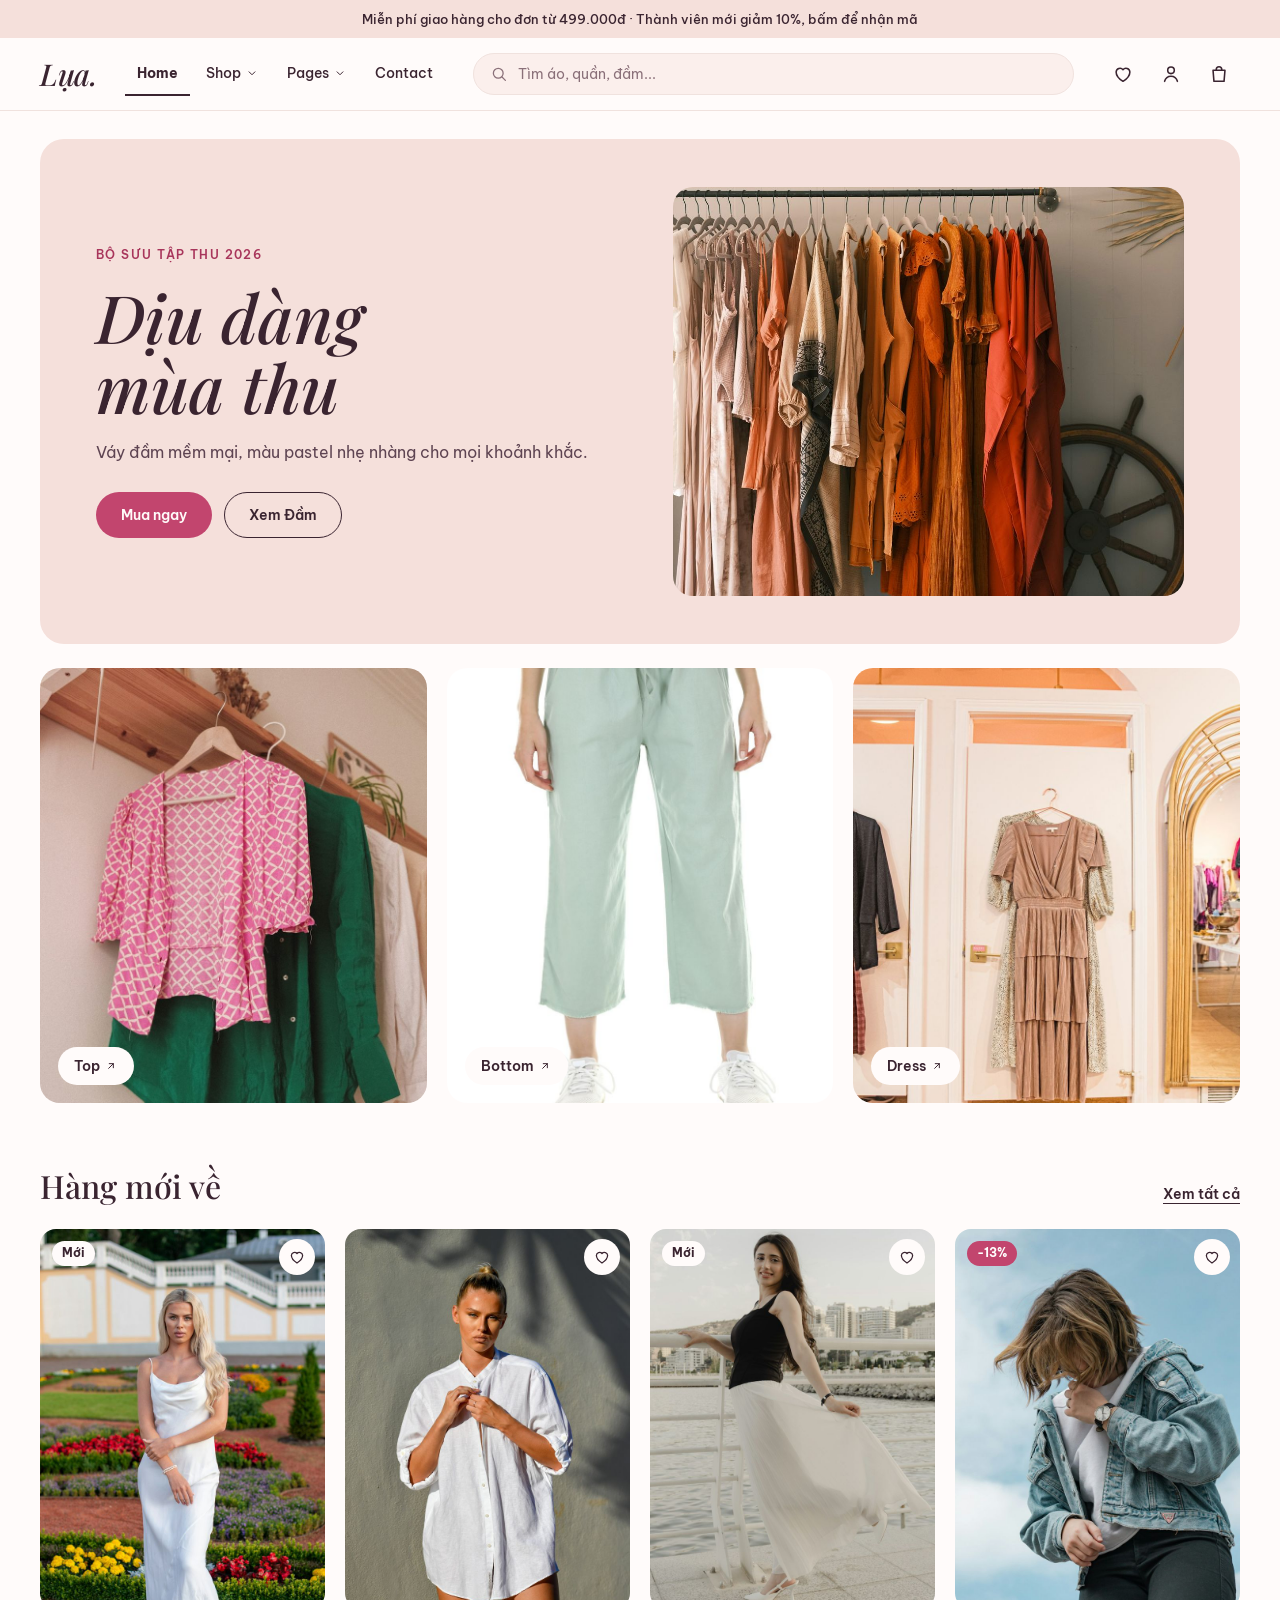
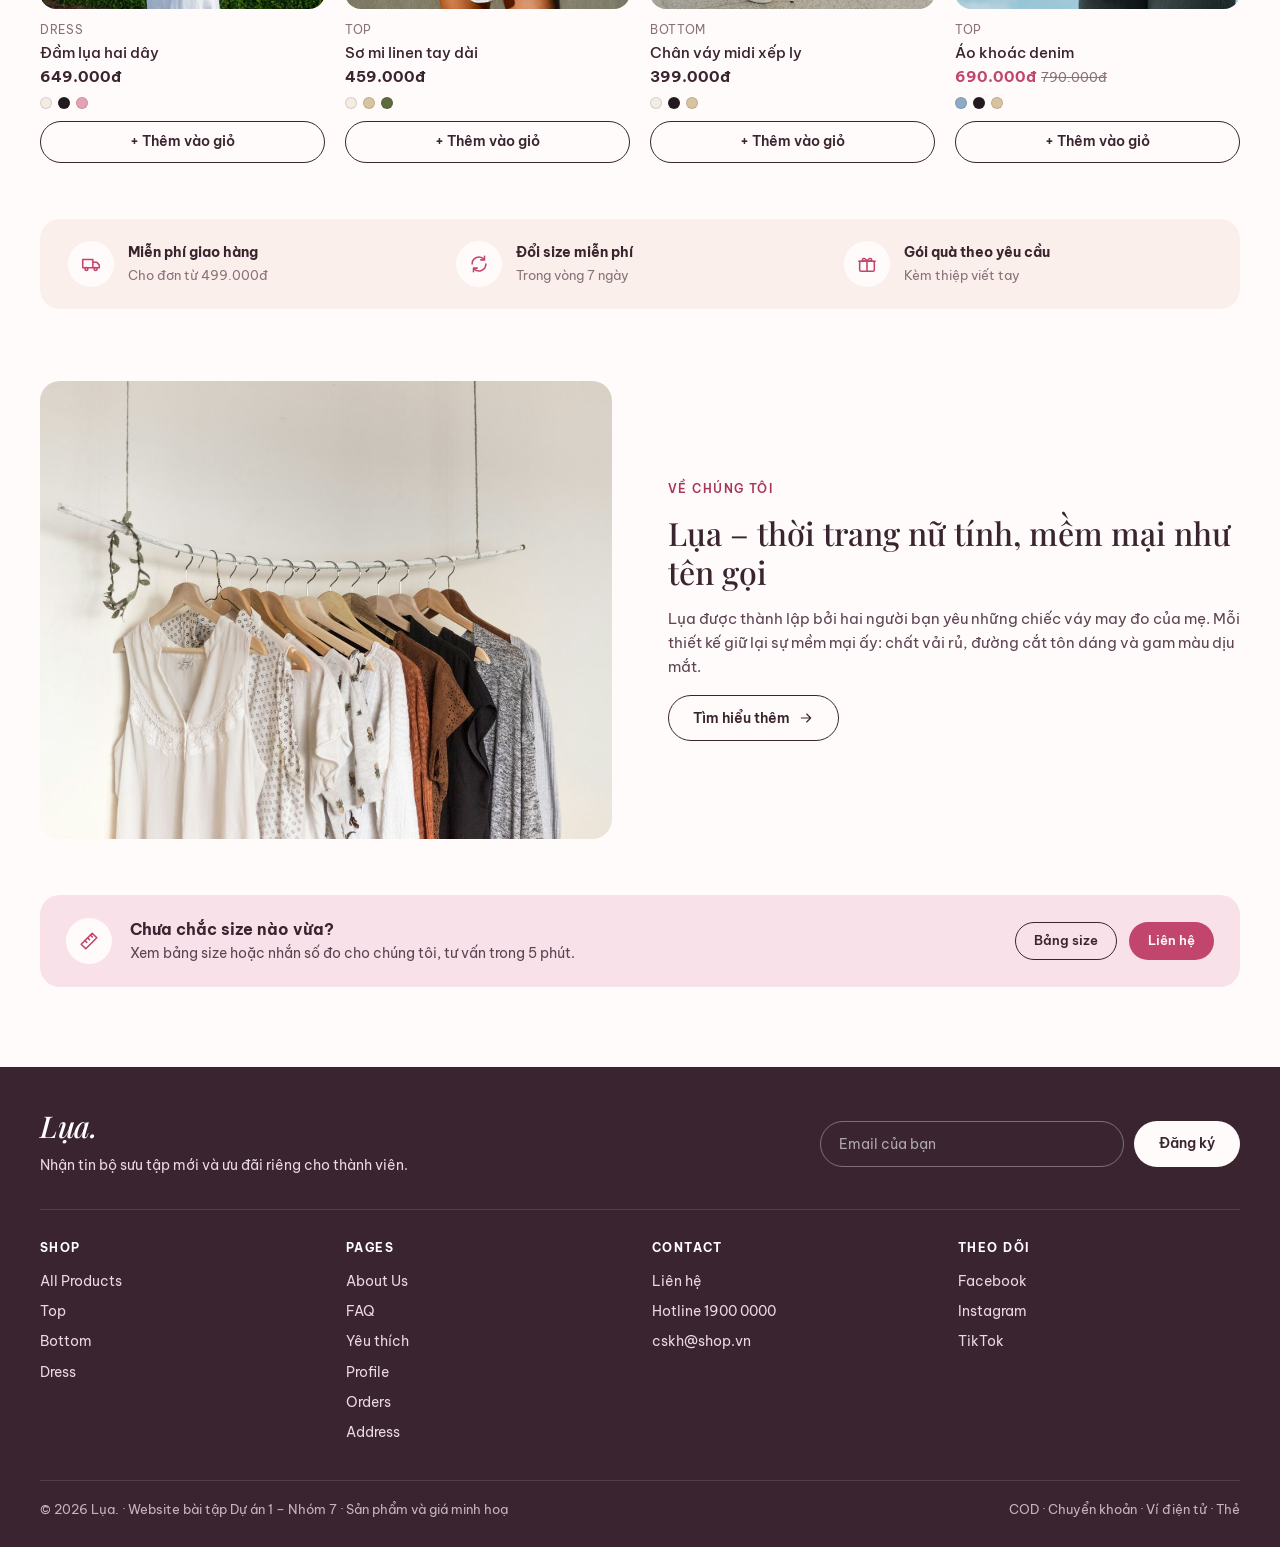
<file: index.html>
<!doctype html>
<html lang="vi">
<head>
  <meta charset="utf-8">
  <meta name="viewport" content="width=device-width, initial-scale=1">
  <title>Lụa. · Thời trang nữ tính, mềm mại</title>
  <meta name="description" content="Lụa. – shop thời trang nữ: áo, quần, chân váy và đầm màu pastel. Website bài tập Nhóm 7.">
  <meta name="theme-color" content="#FFFBFA">
  <link rel="icon" href="images/favicon.svg" type="image/svg+xml">
  <link rel="preconnect" href="https://fonts.googleapis.com">
  <link rel="preconnect" href="https://fonts.gstatic.com" crossorigin>
  <link rel="stylesheet" href="https://fonts.googleapis.com/css2?family=Be+Vietnam+Pro:wght@400;500;600;700&amp;family=Playfair+Display:ital,wght@0,400..700;1,400..700&amp;display=swap">
  <link rel="stylesheet" href="style.css">
</head>
<body data-page="home">
  <a class="skip" href="#main">Bỏ qua menu</a>
  <div class="announce">
    <button type="button" data-open="promo"><span class="d-only">Miễn phí giao hàng cho đơn từ 499.000đ · Thành viên mới giảm 10%, bấm để nhận mã</span><span class="m-only">Giảm 10% cho đơn đầu tiên · Nhận mã</span></button>
  </div>
  <header class="site-header">
    <div class="wrap header-row">
      <div class="h-left m-only">
        <button type="button" class="icon-btn" data-open="menu" aria-label="Mở menu"><svg viewBox="0 0 24 24" fill="none" stroke="currentColor" stroke-width="1.7" stroke-linecap="round" stroke-linejoin="round" aria-hidden="true"><path d="M4 7h16M4 12h16M4 17h11"/></svg></button>
        <button type="button" class="icon-btn" data-open="search" aria-label="Tìm kiếm"><svg viewBox="0 0 24 24" fill="none" stroke="currentColor" stroke-width="1.7" stroke-linecap="round" stroke-linejoin="round" aria-hidden="true"><circle cx="11" cy="11" r="6.5"/><path d="m16 16 4.5 4.5"/></svg></button>
      </div>
      <a class="logo" href="index.html" aria-label="Lụa. – về trang chủ">Lụa.</a>
      <nav class="main-nav d-only" aria-label="Menu chính">
        <a href="index.html" class="on" aria-current="page">Home</a>
        <div class="dd">
          <a href="all-products.html">Shop <svg viewBox="0 0 24 24" fill="none" stroke="currentColor" stroke-width="1.7" stroke-linecap="round" stroke-linejoin="round" aria-hidden="true"><path d="m7 10 5 5 5-5"/></svg></a>
          <div class="dd-menu">
            <a href="all-products.html">All Products</a>
            <a href="top.html">Top</a>
            <a href="bottom.html">Bottom</a>
            <a href="dress.html">Dress</a>
            <a href="cart.html">Shopping Cart</a>
            <a href="checkout.html">Checkout</a>
          </div>
        </div>
        <div class="dd">
          <button type="button">Pages <svg viewBox="0 0 24 24" fill="none" stroke="currentColor" stroke-width="1.7" stroke-linecap="round" stroke-linejoin="round" aria-hidden="true"><path d="m7 10 5 5 5-5"/></svg></button>
          <div class="dd-menu">
            <a href="about.html">About Us</a>
            <a href="faq.html">FAQ</a>
            <button type="button" data-open="wish">Yêu thích</button>
            <a href="profile.html">Profile</a>
            <a href="orders.html">Orders</a>
            <a href="address.html">Address</a>
          </div>
        </div>
        <a href="contact.html">Contact</a>
      </nav>
      <form class="search d-only" action="all-products.html" role="search">
        <svg viewBox="0 0 24 24" fill="none" stroke="currentColor" stroke-width="1.7" stroke-linecap="round" stroke-linejoin="round" aria-hidden="true"><circle cx="11" cy="11" r="6.5"/><path d="m16 16 4.5 4.5"/></svg>
        <input type="search" name="q" placeholder="Tìm áo, quần, đầm..." aria-label="Tìm sản phẩm" maxlength="60">
      </form>
      <div class="header-icons">
        <button type="button" class="icon-btn" data-open="wish" aria-label="Yêu thích"><svg viewBox="0 0 24 24" fill="none" stroke="currentColor" stroke-width="1.7" stroke-linecap="round" stroke-linejoin="round" aria-hidden="true"><path d="M12 20s-7.5-4.6-7.5-10.2A4.3 4.3 0 0 1 12 7.3a4.3 4.3 0 0 1 7.5 2.5C19.5 15.4 12 20 12 20z"/></svg></button>
        <a class="icon-btn d-only" href="profile.html" aria-label="Tài khoản"><svg viewBox="0 0 24 24" fill="none" stroke="currentColor" stroke-width="1.7" stroke-linecap="round" stroke-linejoin="round" aria-hidden="true"><circle cx="12" cy="8" r="3.6"/><path d="M5 20c1-3.6 3.8-5.6 7-5.6s6 2 7 5.6"/></svg></a>
        <button type="button" class="icon-btn" data-open="bag" aria-label="Giỏ hàng"><svg viewBox="0 0 24 24" fill="none" stroke="currentColor" stroke-width="1.7" stroke-linecap="round" stroke-linejoin="round" aria-hidden="true"><path d="M5.5 8h13l-1 12h-11l-1-12z"/><path d="M9 8V7a3 3 0 0 1 6 0v1"/></svg><span class="count-dot zero" data-cart-count>0</span></button>
      </div>
    </div>
  </header>

  <main id="main">
    <section class="wrap hero">
      <div class="hero-card">
        <div class="hero-text">
          <p class="eyebrow">Bộ sưu tập Thu 2026</p>
          <h1 class="display">Dịu dàng<br>mùa thu</h1>
          <p class="lead">Váy đầm mềm mại, màu pastel nhẹ nhàng cho mọi khoảnh khắc.</p>
          <div class="btn-row">
            <a class="btn btn-pink" href="all-products.html">Mua ngay</a>
            <a class="btn btn-line" href="dress.html">Xem Đầm</a>
          </div>
        </div>
        <div class="hero-img"><img src="images/hero.jpg" alt="Giá treo quần áo tông cam, nâu của bộ sưu tập Thu 2026" width="1000" height="800"></div>
      </div>
    </section>

    <section class="wrap cats" aria-label="Danh mục">
      <a class="cat" href="top.html"><img src="images/cat-top.jpg" alt="" width="800" height="900"><span class="pill">Top <svg viewBox="0 0 24 24" fill="none" stroke="currentColor" stroke-width="1.7" stroke-linecap="round" stroke-linejoin="round" aria-hidden="true"><path d="M8 16 16 8M9 8h7v7"/></svg></span></a>
      <a class="cat" href="bottom.html"><img src="images/cat-bottom.jpg" alt="" width="800" height="900"><span class="pill">Bottom <svg viewBox="0 0 24 24" fill="none" stroke="currentColor" stroke-width="1.7" stroke-linecap="round" stroke-linejoin="round" aria-hidden="true"><path d="M8 16 16 8M9 8h7v7"/></svg></span></a>
      <a class="cat" href="dress.html"><img src="images/cat-dress.jpg" alt="" width="800" height="900"><span class="pill">Dress <svg viewBox="0 0 24 24" fill="none" stroke="currentColor" stroke-width="1.7" stroke-linecap="round" stroke-linejoin="round" aria-hidden="true"><path d="M8 16 16 8M9 8h7v7"/></svg></span></a>
    </section>

    <section class="wrap block">
      <div class="block-head">
        <h2>Hàng mới về</h2>
        <a class="link-under" href="all-products.html">Xem tất cả</a>
      </div>
      <div class="grid grid-4" id="newGrid"></div>
    </section>

    <section class="wrap">
      <ul class="perks">
        <li><span class="ic"><svg viewBox="0 0 24 24" fill="none" stroke="currentColor" stroke-width="1.7" stroke-linecap="round" stroke-linejoin="round" aria-hidden="true"><path d="M3 7h11v9H3zM14 10h4l3 3v3h-7"/><circle cx="7" cy="17.5" r="1.6"/><circle cx="17" cy="17.5" r="1.6"/></svg></span><div><b>Miễn phí giao hàng</b><small>Cho đơn từ 499.000đ</small></div></li>
        <li><span class="ic"><svg viewBox="0 0 24 24" fill="none" stroke="currentColor" stroke-width="1.7" stroke-linecap="round" stroke-linejoin="round" aria-hidden="true"><path d="M19.5 12a7.5 7.5 0 0 1-13 5.1M4.5 12a7.5 7.5 0 0 1 13-5.1"/><path d="M18 3.5v4h-4M6 20.5v-4h4"/></svg></span><div><b>Đổi size miễn phí</b><small>Trong vòng 7 ngày</small></div></li>
        <li><span class="ic"><svg viewBox="0 0 24 24" fill="none" stroke="currentColor" stroke-width="1.7" stroke-linecap="round" stroke-linejoin="round" aria-hidden="true"><rect x="4" y="9" width="16" height="11" rx="1.5"/><path d="M3 9h18M12 9v11M12 9c-1.2-3-5-4.2-5-1.6C7 9 10 9 12 9zm0 0c1.2-3 5-4.2 5-1.6C17 9 14 9 12 9z"/></svg></span><div><b>Gói quà theo yêu cầu</b><small>Kèm thiệp viết tay</small></div></li>
      </ul>
    </section>

    <section class="wrap about" id="about">
      <img src="images/about.jpg" alt="Áo sáng màu treo trên móc gỗ" width="1000" height="800">
      <div>
        <p class="eyebrow">Về chúng tôi</p>
        <h2>Lụa – thời trang nữ tính, mềm mại như tên gọi</h2>
        <p>Lụa được thành lập bởi hai người bạn yêu những chiếc váy may đo của mẹ. Mỗi thiết kế giữ lại sự mềm mại ấy: chất vải rủ, đường cắt tôn dáng và gam màu dịu mắt.</p>
        <a class="btn btn-line" href="about.html">Tìm hiểu thêm <svg viewBox="0 0 24 24" fill="none" stroke="currentColor" stroke-width="1.7" stroke-linecap="round" stroke-linejoin="round" aria-hidden="true"><path d="M5 12h14M13 6l6 6-6 6"/></svg></a>
      </div>
    </section>

    <section class="wrap">
      <div class="help">
        <span class="help-ic"><svg viewBox="0 0 24 24" fill="none" stroke="currentColor" stroke-width="1.7" stroke-linecap="round" stroke-linejoin="round" aria-hidden="true"><path d="m3.5 15.5 12-12 5 5-12 12z"/><path d="m7.5 11.5 2 2M10.5 8.5l2 2M13.5 5.5l2 2"/></svg></span>
        <div>
          <b>Chưa chắc size nào vừa?</b>
          <p>Xem bảng size hoặc nhắn số đo cho chúng tôi, tư vấn trong 5 phút.</p>
        </div>
        <div class="btn-row">
          <button type="button" class="btn btn-line btn-sm" data-open="sizeGuide">Bảng size</button>
          <a class="btn btn-pink btn-sm" href="contact.html">Liên hệ</a>
        </div>
      </div>
    </section>
  </main>

  <footer class="site-footer" id="lien-he">
    <div class="wrap">
      <div class="f-top">
        <div>
          <a class="logo" href="index.html">Lụa.</a>
          <p>Nhận tin bộ sưu tập mới và ưu đãi riêng cho thành viên.</p>
        </div>
        <form class="f-news" id="newsForm">
          <input type="email" required placeholder="Email của bạn" aria-label="Email nhận tin">
          <button class="btn btn-light">Đăng ký</button>
        </form>
      </div>
      <div class="f-cols">
        <div>
          <h4>SHOP</h4>
          <a href="all-products.html">All Products</a>
          <a href="top.html">Top</a>
          <a href="bottom.html">Bottom</a>
          <a href="dress.html">Dress</a>
        </div>
        <div>
          <h4>PAGES</h4>
          <a href="about.html">About Us</a>
          <a href="faq.html">FAQ</a>
          <button type="button" data-open="wish">Yêu thích</button>
          <a href="profile.html">Profile</a>
          <a href="orders.html">Orders</a>
          <a href="address.html">Address</a>
        </div>
        <div>
          <h4>CONTACT</h4>
          <a href="contact.html">Liên hệ</a>
          <span>Hotline 1900 0000</span>
          <span>cskh@shop.vn</span>
        </div>
        <div>
          <h4>THEO DÕI</h4>
          <span>Facebook</span>
          <span>Instagram</span>
          <span>TikTok</span>
        </div>
      </div>
      <div class="f-bottom">
        <span>© 2026 Lụa. · Website bài tập Dự án 1 – Nhóm 7 · Sản phẩm và giá minh hoạ</span>
        <span>COD · Chuyển khoản · Ví điện tử · Thẻ</span>
      </div>
    </div>
  </footer>

  <dialog id="menu" class="drawer drawer-left" aria-label="Menu">
    <div class="drawer-head">
      <a class="logo" href="index.html">Lụa.</a>
      <button type="button" class="x" data-close aria-label="Đóng"><svg viewBox="0 0 24 24" fill="none" stroke="currentColor" stroke-width="1.7" stroke-linecap="round" stroke-linejoin="round" aria-hidden="true"><path d="M6 6l12 12M18 6 6 18"/></svg></button>
    </div>
    <nav class="menu-nav" aria-label="Menu">
      <a class="menu-top" href="index.html">Home</a>
      <p class="menu-label">Shop</p>
      <a href="all-products.html">All Products</a>
      <a href="top.html">Top</a>
      <a href="bottom.html">Bottom</a>
      <a href="dress.html">Dress</a>
      <a href="cart.html">Shopping Cart</a>
      <a href="checkout.html">Checkout</a>
      <p class="menu-label">Pages</p>
      <a href="about.html">About Us</a>
      <a href="faq.html">FAQ</a>
      <button type="button" data-open="wish">Yêu thích</button>
      <a href="orders.html">Orders</a>
      <a href="address.html">Address</a>
      <a class="menu-top" href="contact.html">Contact</a>
    </nav>
    <div class="btn-row">
      <a class="btn btn-pink btn-sm" href="profile.html"><svg viewBox="0 0 24 24" fill="none" stroke="currentColor" stroke-width="1.7" stroke-linecap="round" stroke-linejoin="round" aria-hidden="true"><circle cx="12" cy="8" r="3.6"/><path d="M5 20c1-3.6 3.8-5.6 7-5.6s6 2 7 5.6"/></svg> Tài khoản của tôi</a>
    </div>
  </dialog>

  <dialog id="search" class="search-sheet" aria-label="Tìm kiếm">
    <form action="all-products.html" role="search">
      <div class="search">
        <svg viewBox="0 0 24 24" fill="none" stroke="currentColor" stroke-width="1.7" stroke-linecap="round" stroke-linejoin="round" aria-hidden="true"><circle cx="11" cy="11" r="6.5"/><path d="m16 16 4.5 4.5"/></svg>
        <input type="search" name="q" placeholder="Tìm áo, quần, đầm..." aria-label="Tìm sản phẩm" maxlength="60">
      </div>
      <button class="btn btn-pink btn-sm">Tìm</button>
    </form>
  </dialog>

  <dialog id="quick" class="modal sheet" aria-labelledby="quickName">
    <form id="quickForm">
      <button type="button" class="x" data-close aria-label="Đóng"><svg viewBox="0 0 24 24" fill="none" stroke="currentColor" stroke-width="1.7" stroke-linecap="round" stroke-linejoin="round" aria-hidden="true"><path d="M6 6l12 12M18 6 6 18"/></svg></button>
      <div class="q-head">
        <img id="quickImg" src="images/p11.jpg" alt="" width="720" height="960">
        <div>
          <p class="card-cat" id="quickCat"></p>
          <h3 id="quickName"></h3>
          <p class="card-price" id="quickPrice"></p>
        </div>
      </div>
      <div class="q-row"><span>Size: <b id="quickSizeLabel"></b></span><button type="button" class="link" data-open="sizeGuide">Hướng dẫn chọn size</button></div>
      <div class="choice" id="quickSizes" role="radiogroup" aria-label="Chọn size"></div>
      <div class="q-row"><span>Màu: <b id="quickColorLabel"></b></span></div>
      <div class="choice" id="quickColors" role="radiogroup" aria-label="Chọn màu"></div>
      <div class="q-buy">
        <div class="qty">
          <button type="button" data-step="-1" aria-label="Bớt 1">−</button>
          <input id="quickQty" value="1" inputmode="numeric" aria-label="Số lượng">
          <button type="button" data-step="1" aria-label="Thêm 1">+</button>
        </div>
        <button class="btn btn-pink" id="quickSubmit">Thêm vào giỏ</button>
      </div>
    </form>
  </dialog>

  <dialog id="bag" class="drawer drawer-right" aria-labelledby="bagTitle">
    <div class="drawer-head">
      <h2 id="bagTitle">Giỏ hàng (0)</h2>
      <button type="button" class="x" data-close aria-label="Đóng"><svg viewBox="0 0 24 24" fill="none" stroke="currentColor" stroke-width="1.7" stroke-linecap="round" stroke-linejoin="round" aria-hidden="true"><path d="M6 6l12 12M18 6 6 18"/></svg></button>
    </div>
    <div class="ship-note" id="shipNote" hidden>
      <span id="shipText"></span>
      <div class="ship-bar"><span id="shipBar"></span></div>
    </div>
    <div class="rows" id="bagRows"></div>
    <div class="bag-foot" id="bagFoot" hidden>
      <div class="bag-total"><span>Tạm tính</span><b id="bagTotal">0đ</b></div>
      <p class="note">Phí giao hàng và mã giảm giá tính ở bước thanh toán.</p>
      <a class="btn btn-pink btn-block" href="checkout.html">Thanh toán</a>
      <a class="btn btn-line btn-block" href="cart.html">Xem giỏ hàng</a>
      <button type="button" class="link" data-close>Tiếp tục mua sắm</button>
    </div>
  </dialog>

  <dialog id="wish" class="drawer drawer-right" aria-labelledby="wishTitle">
    <div class="drawer-head">
      <h2 id="wishTitle">Yêu thích (0)</h2>
      <button type="button" class="x" data-close aria-label="Đóng"><svg viewBox="0 0 24 24" fill="none" stroke="currentColor" stroke-width="1.7" stroke-linecap="round" stroke-linejoin="round" aria-hidden="true"><path d="M6 6l12 12M18 6 6 18"/></svg></button>
    </div>
    <div class="rows" id="wishRows"></div>
  </dialog>

  <dialog id="sizeGuide" class="modal" aria-labelledby="sizeTitle">
    <button type="button" class="x" data-close aria-label="Đóng"><svg viewBox="0 0 24 24" fill="none" stroke="currentColor" stroke-width="1.7" stroke-linecap="round" stroke-linejoin="round" aria-hidden="true"><path d="M6 6l12 12M18 6 6 18"/></svg></button>
    <h2 id="sizeTitle">Bảng size</h2>
    <p class="lead">Đối chiếu chiều cao và cân nặng. Nếu nằm giữa hai size, nên chọn size lớn hơn.</p>
    <table class="size-table">
      <thead><tr><th>Size</th><th>Chiều cao</th><th>Cân nặng</th><th>Vòng eo</th></tr></thead>
      <tbody>
        <tr><td>S</td><td>1m50 – 1m55</td><td>40 – 45 kg</td><td>62 – 66 cm</td></tr>
        <tr><td>M</td><td>1m55 – 1m60</td><td>45 – 50 kg</td><td>66 – 70 cm</td></tr>
        <tr><td>L</td><td>1m60 – 1m65</td><td>50 – 55 kg</td><td>70 – 74 cm</td></tr>
        <tr><td>XL</td><td>1m65 – 1m70</td><td>55 – 62 kg</td><td>74 – 78 cm</td></tr>
      </tbody>
    </table>
  </dialog>

  <dialog id="promo" class="promo" aria-labelledby="promoTitle">
    <button type="button" class="x" data-close aria-label="Đóng"><svg viewBox="0 0 24 24" fill="none" stroke="currentColor" stroke-width="1.7" stroke-linecap="round" stroke-linejoin="round" aria-hidden="true"><path d="M6 6l12 12M18 6 6 18"/></svg></button>
    <img src="images/promo.jpg" alt="" width="1000" height="400">
    <div class="promo-body">
      <p class="eyebrow">Thành viên mới</p>
      <h3 id="promoTitle">Giảm 10% cho đơn đầu tiên</h3>
      <form id="promoForm" class="stack">
        <p>Để lại email, Lụa. gửi mã giảm giá và báo sớm khi có bộ sưu tập mới.</p>
        <input type="email" required placeholder="Email của bạn" aria-label="Email nhận mã">
        <button class="btn btn-pink">Nhận mã giảm giá</button>
        <button type="button" class="later" data-close>Để sau</button>
      </form>
      <div id="promoDone" class="stack" hidden>
        <p>Mã giảm 10% của bạn, nhập ở bước thanh toán:</p>
        <span class="code">LUA10</span>
        <button type="button" class="btn btn-line" data-close>Tiếp tục mua sắm</button>
      </div>
    </div>
  </dialog>

  <div class="toast" id="toast" role="status" aria-live="polite" hidden>
    <span class="toast-ic"><svg viewBox="0 0 24 24" fill="none" stroke="currentColor" stroke-width="1.7" stroke-linecap="round" stroke-linejoin="round" aria-hidden="true"><path d="m5 12.5 4.5 4.5L19 7.5"/></svg></span>
    <div><b id="toastTitle"></b><small id="toastText"></small></div>
    <button type="button" class="x" data-toast-close aria-label="Đóng"><svg viewBox="0 0 24 24" fill="none" stroke="currentColor" stroke-width="1.7" stroke-linecap="round" stroke-linejoin="round" aria-hidden="true"><path d="M6 6l12 12M18 6 6 18"/></svg></button>
    <div class="toast-actions" id="toastActions">
      <button type="button" class="btn btn-line btn-sm" data-toast-close>Mua tiếp</button>
      <button type="button" class="btn btn-pink btn-sm" data-open="bag">Xem giỏ hàng</button>
    </div>
  </div>

  <script src="app.js"></script>
</body>
</html>
</file>
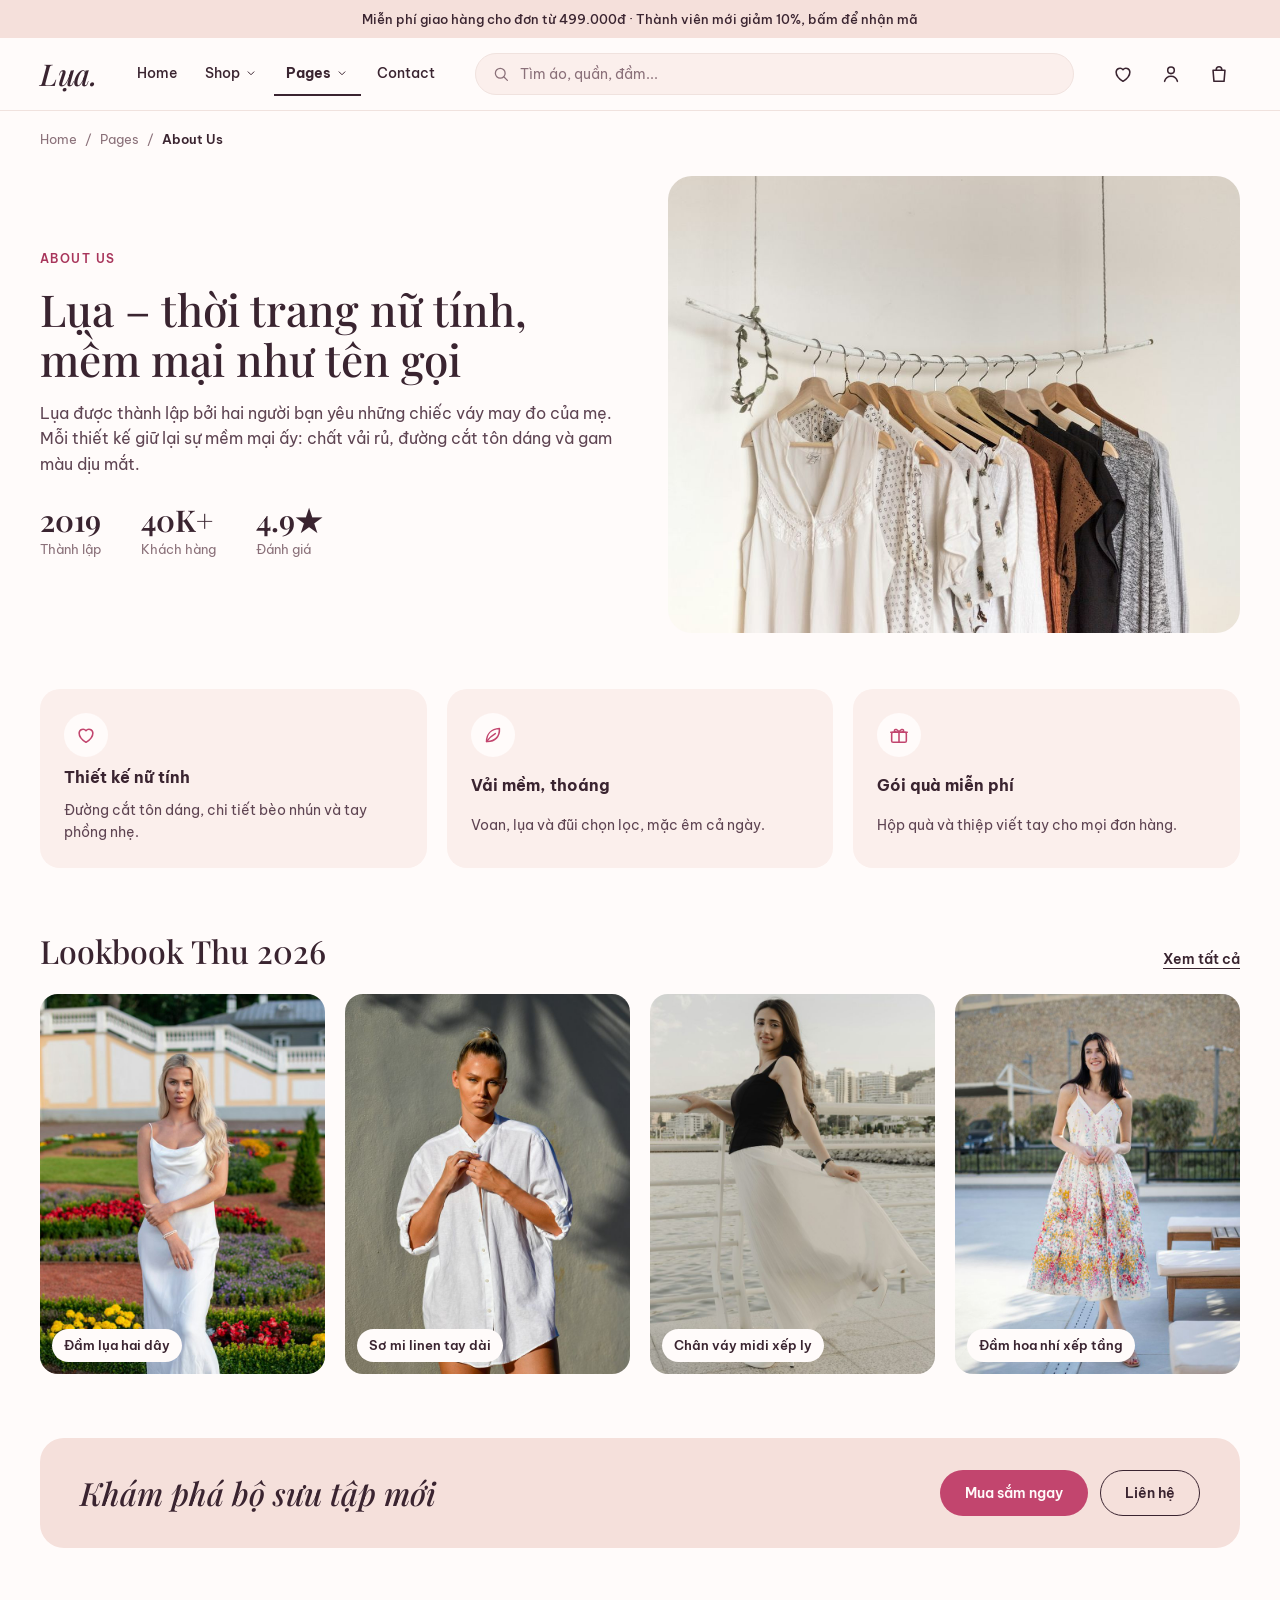
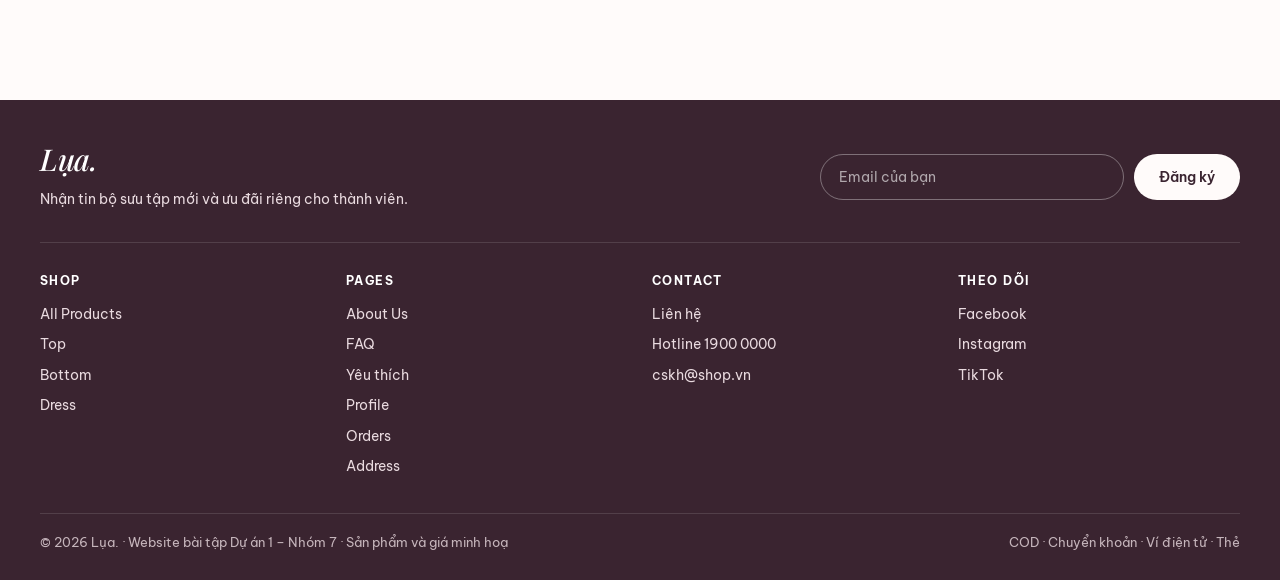
<file: about.html>
<!doctype html>
<html lang="vi">
<head>
  <meta charset="utf-8">
  <meta name="viewport" content="width=device-width, initial-scale=1">
  <title>About Us · Lụa.</title>
  <meta name="description" content="Lụa. – shop thời trang nữ: áo, quần, chân váy và đầm màu pastel. Website bài tập Nhóm 7.">
  <meta name="theme-color" content="#FFFBFA">
  <link rel="icon" href="images/favicon.svg" type="image/svg+xml">
  <link rel="preconnect" href="https://fonts.googleapis.com">
  <link rel="preconnect" href="https://fonts.gstatic.com" crossorigin>
  <link rel="stylesheet" href="https://fonts.googleapis.com/css2?family=Be+Vietnam+Pro:wght@400;500;600;700&amp;family=Playfair+Display:ital,wght@0,400..700;1,400..700&amp;display=swap">
  <link rel="stylesheet" href="style.css">
</head>
<body data-page="about">
  <a class="skip" href="#main">Bỏ qua menu</a>
  <div class="announce">
    <button type="button" data-open="promo"><span class="d-only">Miễn phí giao hàng cho đơn từ 499.000đ · Thành viên mới giảm 10%, bấm để nhận mã</span><span class="m-only">Giảm 10% cho đơn đầu tiên · Nhận mã</span></button>
  </div>
  <header class="site-header">
    <div class="wrap header-row">
      <div class="h-left m-only">
        <button type="button" class="icon-btn" data-open="menu" aria-label="Mở menu"><svg viewBox="0 0 24 24" fill="none" stroke="currentColor" stroke-width="1.7" stroke-linecap="round" stroke-linejoin="round" aria-hidden="true"><path d="M4 7h16M4 12h16M4 17h11"/></svg></button>
        <button type="button" class="icon-btn" data-open="search" aria-label="Tìm kiếm"><svg viewBox="0 0 24 24" fill="none" stroke="currentColor" stroke-width="1.7" stroke-linecap="round" stroke-linejoin="round" aria-hidden="true"><circle cx="11" cy="11" r="6.5"/><path d="m16 16 4.5 4.5"/></svg></button>
      </div>
      <a class="logo" href="index.html" aria-label="Lụa. – về trang chủ">Lụa.</a>
      <nav class="main-nav d-only" aria-label="Menu chính">
        <a href="index.html">Home</a>
        <div class="dd">
          <a href="all-products.html">Shop <svg viewBox="0 0 24 24" fill="none" stroke="currentColor" stroke-width="1.7" stroke-linecap="round" stroke-linejoin="round" aria-hidden="true"><path d="m7 10 5 5 5-5"/></svg></a>
          <div class="dd-menu">
            <a href="all-products.html">All Products</a>
            <a href="top.html">Top</a>
            <a href="bottom.html">Bottom</a>
            <a href="dress.html">Dress</a>
            <a href="cart.html">Shopping Cart</a>
            <a href="checkout.html">Checkout</a>
          </div>
        </div>
        <div class="dd">
          <button type="button" class="on">Pages <svg viewBox="0 0 24 24" fill="none" stroke="currentColor" stroke-width="1.7" stroke-linecap="round" stroke-linejoin="round" aria-hidden="true"><path d="m7 10 5 5 5-5"/></svg></button>
          <div class="dd-menu">
            <a href="about.html">About Us</a>
            <a href="faq.html">FAQ</a>
            <button type="button" data-open="wish">Yêu thích</button>
            <a href="profile.html">Profile</a>
            <a href="orders.html">Orders</a>
            <a href="address.html">Address</a>
          </div>
        </div>
        <a href="contact.html">Contact</a>
      </nav>
      <form class="search d-only" action="all-products.html" role="search">
        <svg viewBox="0 0 24 24" fill="none" stroke="currentColor" stroke-width="1.7" stroke-linecap="round" stroke-linejoin="round" aria-hidden="true"><circle cx="11" cy="11" r="6.5"/><path d="m16 16 4.5 4.5"/></svg>
        <input type="search" name="q" placeholder="Tìm áo, quần, đầm..." aria-label="Tìm sản phẩm" maxlength="60">
      </form>
      <div class="header-icons">
        <button type="button" class="icon-btn" data-open="wish" aria-label="Yêu thích"><svg viewBox="0 0 24 24" fill="none" stroke="currentColor" stroke-width="1.7" stroke-linecap="round" stroke-linejoin="round" aria-hidden="true"><path d="M12 20s-7.5-4.6-7.5-10.2A4.3 4.3 0 0 1 12 7.3a4.3 4.3 0 0 1 7.5 2.5C19.5 15.4 12 20 12 20z"/></svg></button>
        <a class="icon-btn d-only" href="profile.html" aria-label="Tài khoản"><svg viewBox="0 0 24 24" fill="none" stroke="currentColor" stroke-width="1.7" stroke-linecap="round" stroke-linejoin="round" aria-hidden="true"><circle cx="12" cy="8" r="3.6"/><path d="M5 20c1-3.6 3.8-5.6 7-5.6s6 2 7 5.6"/></svg></a>
        <button type="button" class="icon-btn" data-open="bag" aria-label="Giỏ hàng"><svg viewBox="0 0 24 24" fill="none" stroke="currentColor" stroke-width="1.7" stroke-linecap="round" stroke-linejoin="round" aria-hidden="true"><path d="M5.5 8h13l-1 12h-11l-1-12z"/><path d="M9 8V7a3 3 0 0 1 6 0v1"/></svg><span class="count-dot zero" data-cart-count>0</span></button>
      </div>
    </div>
  </header>

  <main id="main" class="wrap page">
    <div class="subbar m-only">
      <a href="index.html" aria-label="Quay lại"><svg viewBox="0 0 24 24" fill="none" stroke="currentColor" stroke-width="1.7" stroke-linecap="round" stroke-linejoin="round" aria-hidden="true"><path d="m14 6-6 6 6 6"/></svg></a>
      <span>About Us</span>
      <small>PAGES</small>
    </div>
    <nav class="crumbs d-only" aria-label="Đường dẫn"><a href="index.html">Home</a><span>/</span><span class="plain">Pages</span><span>/</span><b>About Us</b></nav>
    <section class="about-hero">
      <div>
        <p class="eyebrow">About us</p>
        <h1>Lụa – thời trang nữ tính, mềm mại như tên gọi</h1>
        <p class="lead">Lụa được thành lập bởi hai người bạn yêu những chiếc váy may đo của mẹ. Mỗi thiết kế giữ lại sự mềm mại ấy: chất vải rủ, đường cắt tôn dáng và gam màu dịu mắt.</p>
        <ul class="stats">
          <li><b>2019</b><small>Thành lập</small></li>
          <li><b>40K+</b><small>Khách hàng</small></li>
          <li><b>4.9★</b><small>Đánh giá</small></li>
        </ul>
      </div>
      <img src="images/about.jpg" alt="Áo sáng màu treo trên móc gỗ" width="1000" height="800">
    </section>

    <ul class="values">
        <li><span class="ic"><svg viewBox="0 0 24 24" fill="none" stroke="currentColor" stroke-width="1.7" stroke-linecap="round" stroke-linejoin="round" aria-hidden="true"><path d="M12 20s-7.5-4.6-7.5-10.2A4.3 4.3 0 0 1 12 7.3a4.3 4.3 0 0 1 7.5 2.5C19.5 15.4 12 20 12 20z"/></svg></span><b>Thiết kế nữ tính</b><p>Đường cắt tôn dáng, chi tiết bèo nhún và tay phồng nhẹ.</p></li>
        <li><span class="ic"><svg viewBox="0 0 24 24" fill="none" stroke="currentColor" stroke-width="1.7" stroke-linecap="round" stroke-linejoin="round" aria-hidden="true"><path d="M5 19c0-8 5-13.5 14-14 .5 9-5 14-13 14z"/><path d="M5 19c3-4 6-6.5 9.5-8.5"/></svg></span><b>Vải mềm, thoáng</b><p>Voan, lụa và đũi chọn lọc, mặc êm cả ngày.</p></li>
        <li><span class="ic"><svg viewBox="0 0 24 24" fill="none" stroke="currentColor" stroke-width="1.7" stroke-linecap="round" stroke-linejoin="round" aria-hidden="true"><rect x="4" y="9" width="16" height="11" rx="1.5"/><path d="M3 9h18M12 9v11M12 9c-1.2-3-5-4.2-5-1.6C7 9 10 9 12 9zm0 0c1.2-3 5-4.2 5-1.6C17 9 14 9 12 9z"/></svg></span><b>Gói quà miễn phí</b><p>Hộp quà và thiệp viết tay cho mọi đơn hàng.</p></li>
    </ul>

    <section class="block">
      <div class="block-head">
        <h2>Lookbook Thu 2026</h2>
        <a class="link-under" href="all-products.html">Xem tất cả</a>
      </div>
      <div class="lookbook">
        <a class="look" href="dress.html"><img src="images/p11.jpg" alt="Đầm lụa hai dây" width="720" height="960" loading="lazy"><span>Đầm lụa hai dây</span></a>
        <a class="look" href="top.html"><img src="images/p02.jpg" alt="Sơ mi linen tay dài" width="720" height="960" loading="lazy"><span>Sơ mi linen tay dài</span></a>
        <a class="look" href="bottom.html"><img src="images/p06.jpg" alt="Chân váy midi xếp ly" width="720" height="960" loading="lazy"><span>Chân váy midi xếp ly</span></a>
        <a class="look" href="dress.html"><img src="images/p10.jpg" alt="Đầm hoa nhí xếp tầng" width="720" height="960" loading="lazy"><span>Đầm hoa nhí xếp tầng</span></a>
      </div>
    </section>

    <section class="cta-band">
      <h2>Khám phá bộ sưu tập mới</h2>
      <div class="btn-row">
        <a class="btn btn-pink" href="all-products.html">Mua sắm ngay</a>
        <a class="btn btn-line" href="contact.html">Liên hệ</a>
      </div>
    </section>
  </main>

  <footer class="site-footer" id="lien-he">
    <div class="wrap">
      <div class="f-top">
        <div>
          <a class="logo" href="index.html">Lụa.</a>
          <p>Nhận tin bộ sưu tập mới và ưu đãi riêng cho thành viên.</p>
        </div>
        <form class="f-news" id="newsForm">
          <input type="email" required placeholder="Email của bạn" aria-label="Email nhận tin">
          <button class="btn btn-light">Đăng ký</button>
        </form>
      </div>
      <div class="f-cols">
        <div>
          <h4>SHOP</h4>
          <a href="all-products.html">All Products</a>
          <a href="top.html">Top</a>
          <a href="bottom.html">Bottom</a>
          <a href="dress.html">Dress</a>
        </div>
        <div>
          <h4>PAGES</h4>
          <a href="about.html">About Us</a>
          <a href="faq.html">FAQ</a>
          <button type="button" data-open="wish">Yêu thích</button>
          <a href="profile.html">Profile</a>
          <a href="orders.html">Orders</a>
          <a href="address.html">Address</a>
        </div>
        <div>
          <h4>CONTACT</h4>
          <a href="contact.html">Liên hệ</a>
          <span>Hotline 1900 0000</span>
          <span>cskh@shop.vn</span>
        </div>
        <div>
          <h4>THEO DÕI</h4>
          <span>Facebook</span>
          <span>Instagram</span>
          <span>TikTok</span>
        </div>
      </div>
      <div class="f-bottom">
        <span>© 2026 Lụa. · Website bài tập Dự án 1 – Nhóm 7 · Sản phẩm và giá minh hoạ</span>
        <span>COD · Chuyển khoản · Ví điện tử · Thẻ</span>
      </div>
    </div>
  </footer>

  <dialog id="menu" class="drawer drawer-left" aria-label="Menu">
    <div class="drawer-head">
      <a class="logo" href="index.html">Lụa.</a>
      <button type="button" class="x" data-close aria-label="Đóng"><svg viewBox="0 0 24 24" fill="none" stroke="currentColor" stroke-width="1.7" stroke-linecap="round" stroke-linejoin="round" aria-hidden="true"><path d="M6 6l12 12M18 6 6 18"/></svg></button>
    </div>
    <nav class="menu-nav" aria-label="Menu">
      <a class="menu-top" href="index.html">Home</a>
      <p class="menu-label">Shop</p>
      <a href="all-products.html">All Products</a>
      <a href="top.html">Top</a>
      <a href="bottom.html">Bottom</a>
      <a href="dress.html">Dress</a>
      <a href="cart.html">Shopping Cart</a>
      <a href="checkout.html">Checkout</a>
      <p class="menu-label">Pages</p>
      <a href="about.html">About Us</a>
      <a href="faq.html">FAQ</a>
      <button type="button" data-open="wish">Yêu thích</button>
      <a href="orders.html">Orders</a>
      <a href="address.html">Address</a>
      <a class="menu-top" href="contact.html">Contact</a>
    </nav>
    <div class="btn-row">
      <a class="btn btn-pink btn-sm" href="profile.html"><svg viewBox="0 0 24 24" fill="none" stroke="currentColor" stroke-width="1.7" stroke-linecap="round" stroke-linejoin="round" aria-hidden="true"><circle cx="12" cy="8" r="3.6"/><path d="M5 20c1-3.6 3.8-5.6 7-5.6s6 2 7 5.6"/></svg> Tài khoản của tôi</a>
    </div>
  </dialog>

  <dialog id="search" class="search-sheet" aria-label="Tìm kiếm">
    <form action="all-products.html" role="search">
      <div class="search">
        <svg viewBox="0 0 24 24" fill="none" stroke="currentColor" stroke-width="1.7" stroke-linecap="round" stroke-linejoin="round" aria-hidden="true"><circle cx="11" cy="11" r="6.5"/><path d="m16 16 4.5 4.5"/></svg>
        <input type="search" name="q" placeholder="Tìm áo, quần, đầm..." aria-label="Tìm sản phẩm" maxlength="60">
      </div>
      <button class="btn btn-pink btn-sm">Tìm</button>
    </form>
  </dialog>

  <dialog id="quick" class="modal sheet" aria-labelledby="quickName">
    <form id="quickForm">
      <button type="button" class="x" data-close aria-label="Đóng"><svg viewBox="0 0 24 24" fill="none" stroke="currentColor" stroke-width="1.7" stroke-linecap="round" stroke-linejoin="round" aria-hidden="true"><path d="M6 6l12 12M18 6 6 18"/></svg></button>
      <div class="q-head">
        <img id="quickImg" src="images/p11.jpg" alt="" width="720" height="960">
        <div>
          <p class="card-cat" id="quickCat"></p>
          <h3 id="quickName"></h3>
          <p class="card-price" id="quickPrice"></p>
        </div>
      </div>
      <div class="q-row"><span>Size: <b id="quickSizeLabel"></b></span><button type="button" class="link" data-open="sizeGuide">Hướng dẫn chọn size</button></div>
      <div class="choice" id="quickSizes" role="radiogroup" aria-label="Chọn size"></div>
      <div class="q-row"><span>Màu: <b id="quickColorLabel"></b></span></div>
      <div class="choice" id="quickColors" role="radiogroup" aria-label="Chọn màu"></div>
      <div class="q-buy">
        <div class="qty">
          <button type="button" data-step="-1" aria-label="Bớt 1">−</button>
          <input id="quickQty" value="1" inputmode="numeric" aria-label="Số lượng">
          <button type="button" data-step="1" aria-label="Thêm 1">+</button>
        </div>
        <button class="btn btn-pink" id="quickSubmit">Thêm vào giỏ</button>
      </div>
    </form>
  </dialog>

  <dialog id="bag" class="drawer drawer-right" aria-labelledby="bagTitle">
    <div class="drawer-head">
      <h2 id="bagTitle">Giỏ hàng (0)</h2>
      <button type="button" class="x" data-close aria-label="Đóng"><svg viewBox="0 0 24 24" fill="none" stroke="currentColor" stroke-width="1.7" stroke-linecap="round" stroke-linejoin="round" aria-hidden="true"><path d="M6 6l12 12M18 6 6 18"/></svg></button>
    </div>
    <div class="ship-note" id="shipNote" hidden>
      <span id="shipText"></span>
      <div class="ship-bar"><span id="shipBar"></span></div>
    </div>
    <div class="rows" id="bagRows"></div>
    <div class="bag-foot" id="bagFoot" hidden>
      <div class="bag-total"><span>Tạm tính</span><b id="bagTotal">0đ</b></div>
      <p class="note">Phí giao hàng và mã giảm giá tính ở bước thanh toán.</p>
      <a class="btn btn-pink btn-block" href="checkout.html">Thanh toán</a>
      <a class="btn btn-line btn-block" href="cart.html">Xem giỏ hàng</a>
      <button type="button" class="link" data-close>Tiếp tục mua sắm</button>
    </div>
  </dialog>

  <dialog id="wish" class="drawer drawer-right" aria-labelledby="wishTitle">
    <div class="drawer-head">
      <h2 id="wishTitle">Yêu thích (0)</h2>
      <button type="button" class="x" data-close aria-label="Đóng"><svg viewBox="0 0 24 24" fill="none" stroke="currentColor" stroke-width="1.7" stroke-linecap="round" stroke-linejoin="round" aria-hidden="true"><path d="M6 6l12 12M18 6 6 18"/></svg></button>
    </div>
    <div class="rows" id="wishRows"></div>
  </dialog>

  <dialog id="sizeGuide" class="modal" aria-labelledby="sizeTitle">
    <button type="button" class="x" data-close aria-label="Đóng"><svg viewBox="0 0 24 24" fill="none" stroke="currentColor" stroke-width="1.7" stroke-linecap="round" stroke-linejoin="round" aria-hidden="true"><path d="M6 6l12 12M18 6 6 18"/></svg></button>
    <h2 id="sizeTitle">Bảng size</h2>
    <p class="lead">Đối chiếu chiều cao và cân nặng. Nếu nằm giữa hai size, nên chọn size lớn hơn.</p>
    <table class="size-table">
      <thead><tr><th>Size</th><th>Chiều cao</th><th>Cân nặng</th><th>Vòng eo</th></tr></thead>
      <tbody>
        <tr><td>S</td><td>1m50 – 1m55</td><td>40 – 45 kg</td><td>62 – 66 cm</td></tr>
        <tr><td>M</td><td>1m55 – 1m60</td><td>45 – 50 kg</td><td>66 – 70 cm</td></tr>
        <tr><td>L</td><td>1m60 – 1m65</td><td>50 – 55 kg</td><td>70 – 74 cm</td></tr>
        <tr><td>XL</td><td>1m65 – 1m70</td><td>55 – 62 kg</td><td>74 – 78 cm</td></tr>
      </tbody>
    </table>
  </dialog>

  <dialog id="promo" class="promo" aria-labelledby="promoTitle">
    <button type="button" class="x" data-close aria-label="Đóng"><svg viewBox="0 0 24 24" fill="none" stroke="currentColor" stroke-width="1.7" stroke-linecap="round" stroke-linejoin="round" aria-hidden="true"><path d="M6 6l12 12M18 6 6 18"/></svg></button>
    <img src="images/promo.jpg" alt="" width="1000" height="400">
    <div class="promo-body">
      <p class="eyebrow">Thành viên mới</p>
      <h3 id="promoTitle">Giảm 10% cho đơn đầu tiên</h3>
      <form id="promoForm" class="stack">
        <p>Để lại email, Lụa. gửi mã giảm giá và báo sớm khi có bộ sưu tập mới.</p>
        <input type="email" required placeholder="Email của bạn" aria-label="Email nhận mã">
        <button class="btn btn-pink">Nhận mã giảm giá</button>
        <button type="button" class="later" data-close>Để sau</button>
      </form>
      <div id="promoDone" class="stack" hidden>
        <p>Mã giảm 10% của bạn, nhập ở bước thanh toán:</p>
        <span class="code">LUA10</span>
        <button type="button" class="btn btn-line" data-close>Tiếp tục mua sắm</button>
      </div>
    </div>
  </dialog>

  <div class="toast" id="toast" role="status" aria-live="polite" hidden>
    <span class="toast-ic"><svg viewBox="0 0 24 24" fill="none" stroke="currentColor" stroke-width="1.7" stroke-linecap="round" stroke-linejoin="round" aria-hidden="true"><path d="m5 12.5 4.5 4.5L19 7.5"/></svg></span>
    <div><b id="toastTitle"></b><small id="toastText"></small></div>
    <button type="button" class="x" data-toast-close aria-label="Đóng"><svg viewBox="0 0 24 24" fill="none" stroke="currentColor" stroke-width="1.7" stroke-linecap="round" stroke-linejoin="round" aria-hidden="true"><path d="M6 6l12 12M18 6 6 18"/></svg></button>
    <div class="toast-actions" id="toastActions">
      <button type="button" class="btn btn-line btn-sm" data-toast-close>Mua tiếp</button>
      <button type="button" class="btn btn-pink btn-sm" data-open="bag">Xem giỏ hàng</button>
    </div>
  </div>

  <script src="app.js"></script>
  <script src="pages.js"></script>
</body>
</html>
</file>
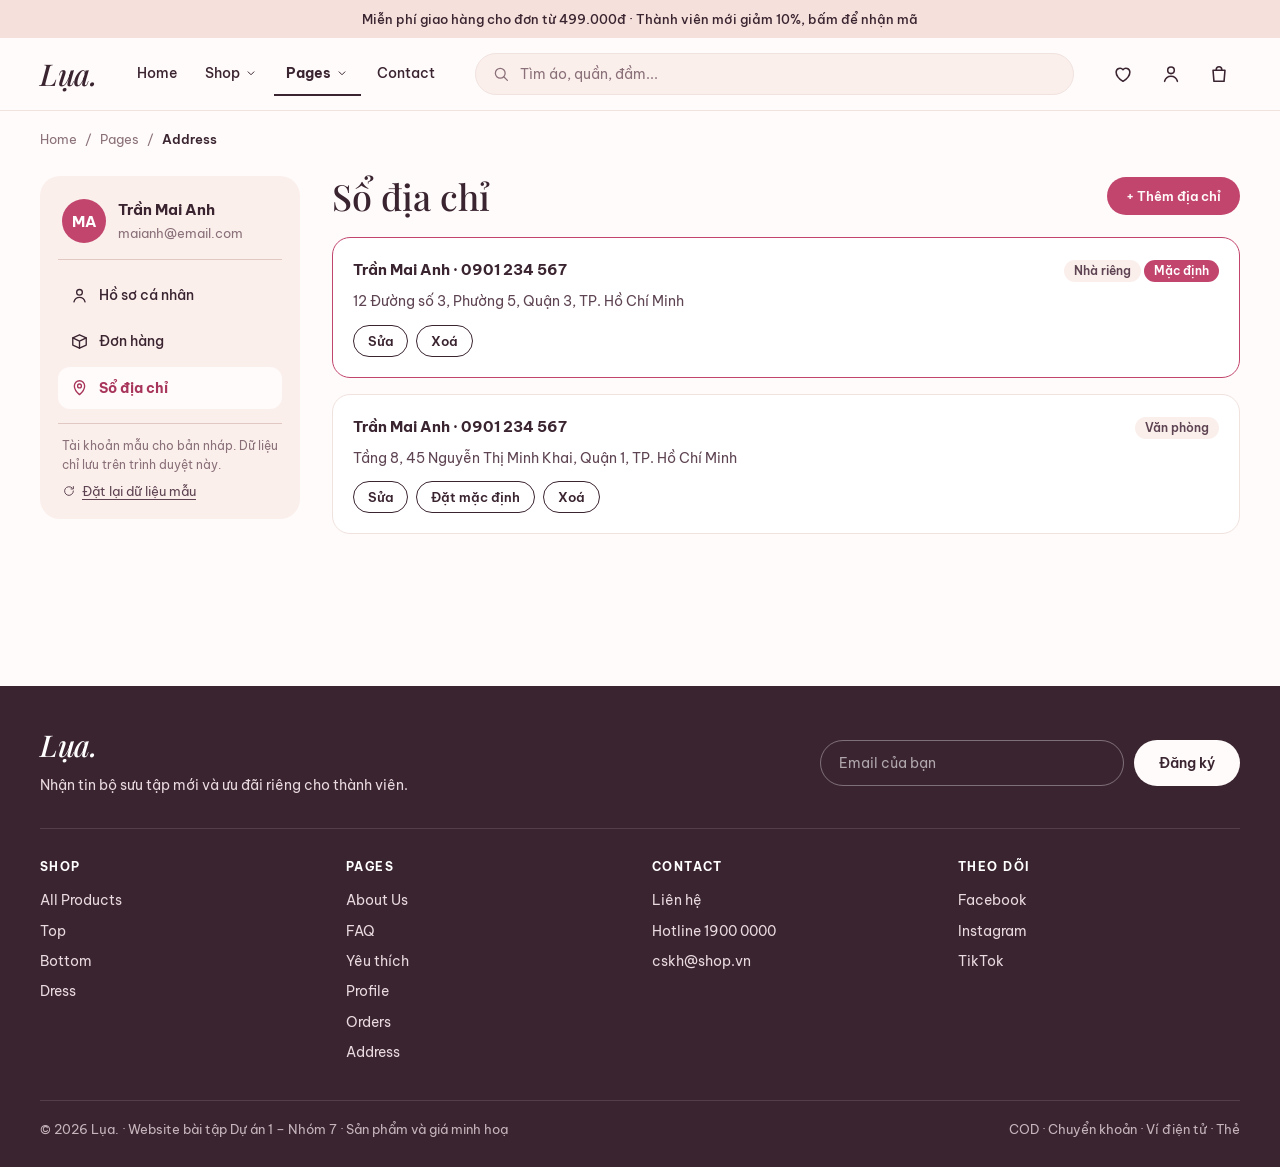
<file: address.html>
<!doctype html>
<html lang="vi">
<head>
  <meta charset="utf-8">
  <meta name="viewport" content="width=device-width, initial-scale=1">
  <title>Sổ địa chỉ · Lụa.</title>
  <meta name="description" content="Lụa. – shop thời trang nữ: áo, quần, chân váy và đầm màu pastel. Website bài tập Nhóm 7.">
  <meta name="theme-color" content="#FFFBFA">
  <link rel="icon" href="images/favicon.svg" type="image/svg+xml">
  <link rel="preconnect" href="https://fonts.googleapis.com">
  <link rel="preconnect" href="https://fonts.gstatic.com" crossorigin>
  <link rel="stylesheet" href="https://fonts.googleapis.com/css2?family=Be+Vietnam+Pro:wght@400;500;600;700&amp;family=Playfair+Display:ital,wght@0,400..700;1,400..700&amp;display=swap">
  <link rel="stylesheet" href="style.css">
</head>
<body data-page="address">
  <a class="skip" href="#main">Bỏ qua menu</a>
  <div class="announce">
    <button type="button" data-open="promo"><span class="d-only">Miễn phí giao hàng cho đơn từ 499.000đ · Thành viên mới giảm 10%, bấm để nhận mã</span><span class="m-only">Giảm 10% cho đơn đầu tiên · Nhận mã</span></button>
  </div>
  <header class="site-header">
    <div class="wrap header-row">
      <div class="h-left m-only">
        <button type="button" class="icon-btn" data-open="menu" aria-label="Mở menu"><svg viewBox="0 0 24 24" fill="none" stroke="currentColor" stroke-width="1.7" stroke-linecap="round" stroke-linejoin="round" aria-hidden="true"><path d="M4 7h16M4 12h16M4 17h11"/></svg></button>
        <button type="button" class="icon-btn" data-open="search" aria-label="Tìm kiếm"><svg viewBox="0 0 24 24" fill="none" stroke="currentColor" stroke-width="1.7" stroke-linecap="round" stroke-linejoin="round" aria-hidden="true"><circle cx="11" cy="11" r="6.5"/><path d="m16 16 4.5 4.5"/></svg></button>
      </div>
      <a class="logo" href="index.html" aria-label="Lụa. – về trang chủ">Lụa.</a>
      <nav class="main-nav d-only" aria-label="Menu chính">
        <a href="index.html">Home</a>
        <div class="dd">
          <a href="all-products.html">Shop <svg viewBox="0 0 24 24" fill="none" stroke="currentColor" stroke-width="1.7" stroke-linecap="round" stroke-linejoin="round" aria-hidden="true"><path d="m7 10 5 5 5-5"/></svg></a>
          <div class="dd-menu">
            <a href="all-products.html">All Products</a>
            <a href="top.html">Top</a>
            <a href="bottom.html">Bottom</a>
            <a href="dress.html">Dress</a>
            <a href="cart.html">Shopping Cart</a>
            <a href="checkout.html">Checkout</a>
          </div>
        </div>
        <div class="dd">
          <button type="button" class="on">Pages <svg viewBox="0 0 24 24" fill="none" stroke="currentColor" stroke-width="1.7" stroke-linecap="round" stroke-linejoin="round" aria-hidden="true"><path d="m7 10 5 5 5-5"/></svg></button>
          <div class="dd-menu">
            <a href="about.html">About Us</a>
            <a href="faq.html">FAQ</a>
            <button type="button" data-open="wish">Yêu thích</button>
            <a href="profile.html">Profile</a>
            <a href="orders.html">Orders</a>
            <a href="address.html">Address</a>
          </div>
        </div>
        <a href="contact.html">Contact</a>
      </nav>
      <form class="search d-only" action="all-products.html" role="search">
        <svg viewBox="0 0 24 24" fill="none" stroke="currentColor" stroke-width="1.7" stroke-linecap="round" stroke-linejoin="round" aria-hidden="true"><circle cx="11" cy="11" r="6.5"/><path d="m16 16 4.5 4.5"/></svg>
        <input type="search" name="q" placeholder="Tìm áo, quần, đầm..." aria-label="Tìm sản phẩm" maxlength="60">
      </form>
      <div class="header-icons">
        <button type="button" class="icon-btn" data-open="wish" aria-label="Yêu thích"><svg viewBox="0 0 24 24" fill="none" stroke="currentColor" stroke-width="1.7" stroke-linecap="round" stroke-linejoin="round" aria-hidden="true"><path d="M12 20s-7.5-4.6-7.5-10.2A4.3 4.3 0 0 1 12 7.3a4.3 4.3 0 0 1 7.5 2.5C19.5 15.4 12 20 12 20z"/></svg></button>
        <a class="icon-btn d-only" href="profile.html" aria-label="Tài khoản"><svg viewBox="0 0 24 24" fill="none" stroke="currentColor" stroke-width="1.7" stroke-linecap="round" stroke-linejoin="round" aria-hidden="true"><circle cx="12" cy="8" r="3.6"/><path d="M5 20c1-3.6 3.8-5.6 7-5.6s6 2 7 5.6"/></svg></a>
        <button type="button" class="icon-btn" data-open="bag" aria-label="Giỏ hàng"><svg viewBox="0 0 24 24" fill="none" stroke="currentColor" stroke-width="1.7" stroke-linecap="round" stroke-linejoin="round" aria-hidden="true"><path d="M5.5 8h13l-1 12h-11l-1-12z"/><path d="M9 8V7a3 3 0 0 1 6 0v1"/></svg><span class="count-dot zero" data-cart-count>0</span></button>
      </div>
    </div>
  </header>

  <main id="main" class="wrap page">
    <div class="subbar m-only">
      <a href="index.html" aria-label="Quay lại"><svg viewBox="0 0 24 24" fill="none" stroke="currentColor" stroke-width="1.7" stroke-linecap="round" stroke-linejoin="round" aria-hidden="true"><path d="m14 6-6 6 6 6"/></svg></a>
      <span>Sổ địa chỉ</span>
      <small>TÀI KHOẢN</small>
    </div>
    <nav class="crumbs d-only" aria-label="Đường dẫn"><a href="index.html">Home</a><span>/</span><span class="plain">Pages</span><span>/</span><b>Address</b></nav>
    <div class="account">
      <aside class="acc-side" aria-label="Tài khoản">
        <div class="acc-user">
          <span class="avatar" data-initials>MA</span>
          <div><b data-profile-name>Trần Mai Anh</b><small data-profile-email>maianh@email.com</small></div>
        </div>
        <nav class="acc-nav">
        <a href="profile.html"><svg viewBox="0 0 24 24" fill="none" stroke="currentColor" stroke-width="1.7" stroke-linecap="round" stroke-linejoin="round" aria-hidden="true"><circle cx="12" cy="8" r="3.6"/><path d="M5 20c1-3.6 3.8-5.6 7-5.6s6 2 7 5.6"/></svg><span>Hồ sơ cá nhân</span></a>
        <a href="orders.html"><svg viewBox="0 0 24 24" fill="none" stroke="currentColor" stroke-width="1.7" stroke-linecap="round" stroke-linejoin="round" aria-hidden="true"><path d="M3.5 7.5 12 3.5l8.5 4v9L12 20.5l-8.5-4z"/><path d="m3.5 7.5 8.5 4 8.5-4M12 11.5v9"/></svg><span>Đơn hàng</span></a>
        <a href="address.html" class="on" aria-current="page"><svg viewBox="0 0 24 24" fill="none" stroke="currentColor" stroke-width="1.7" stroke-linecap="round" stroke-linejoin="round" aria-hidden="true"><path d="M12 21s-6.5-5.6-6.5-11a6.5 6.5 0 0 1 13 0c0 5.4-6.5 11-6.5 11z"/><circle cx="12" cy="10" r="2.4"/></svg><span>Sổ địa chỉ</span></a>
        </nav>
        <div class="acc-demo">
          <p>Tài khoản mẫu cho bản nháp. Dữ liệu chỉ lưu trên trình duyệt này.</p>
          <button type="button" class="link" data-reset-demo><svg viewBox="0 0 24 24" fill="none" stroke="currentColor" stroke-width="1.7" stroke-linecap="round" stroke-linejoin="round" aria-hidden="true"><path d="M19.5 12a7.5 7.5 0 1 1-2.2-5.3"/><path d="M19.5 4.5v4h-4"/></svg> Đặt lại dữ liệu mẫu</button>
        </div>
      </aside>
      <section class="acc-main">
        <div class="acc-head">
          <h1 class="acc-title">Sổ địa chỉ</h1>
          <button type="button" class="btn btn-pink btn-sm" id="addrAdd">+ Thêm địa chỉ</button>
        </div>
        <form class="box-form acc-form" id="addrForm" novalidate hidden>
          <p class="box-title" id="addrFormTitle">Thêm địa chỉ mới</p>
          <div class="fields">
            <label class="field"><span>Họ và tên</span><input name="aName" type="text" autocomplete="name" placeholder="Họ tên người nhận" maxlength="60"><small class="err" aria-live="polite"></small></label>
            <label class="field"><span>Số điện thoại</span><input name="aPhone" type="tel" autocomplete="tel" inputmode="tel" placeholder="Ví dụ: 0901 234 567" maxlength="14"><small class="err" aria-live="polite"></small></label>
            <label class="field"><span>Tỉnh / Thành phố</span><select name="aCity" data-cities><option value="">Chọn tỉnh / thành phố</option></select><small class="err" aria-live="polite"></small></label>
            <label class="field"><span>Địa chỉ cụ thể</span><input name="aDetail" type="text" autocomplete="street-address" placeholder="Số nhà, tên đường, phường/xã" maxlength="120"><small class="err" aria-live="polite"></small></label>
          </div>
          <div class="addr-extra">
            <div class="seg" role="radiogroup" aria-label="Loại địa chỉ">
              <label><input type="radio" name="aLabel" value="Nhà riêng" checked><span>Nhà riêng</span></label>
              <label><input type="radio" name="aLabel" value="Văn phòng"><span>Văn phòng</span></label>
            </div>
            <label class="check"><input type="checkbox" name="aDefault"> Đặt làm địa chỉ mặc định</label>
          </div>
          <div class="btn-row">
            <button class="btn btn-pink btn-sm">Lưu địa chỉ</button>
            <button type="button" class="btn btn-line btn-sm" id="addrCancel">Huỷ</button>
          </div>
        </form>
        <div class="addr-list" id="addrList" aria-live="polite"></div>
      </section>
    </div>
  </main>

  <footer class="site-footer" id="lien-he">
    <div class="wrap">
      <div class="f-top">
        <div>
          <a class="logo" href="index.html">Lụa.</a>
          <p>Nhận tin bộ sưu tập mới và ưu đãi riêng cho thành viên.</p>
        </div>
        <form class="f-news" id="newsForm">
          <input type="email" required placeholder="Email của bạn" aria-label="Email nhận tin">
          <button class="btn btn-light">Đăng ký</button>
        </form>
      </div>
      <div class="f-cols">
        <div>
          <h4>SHOP</h4>
          <a href="all-products.html">All Products</a>
          <a href="top.html">Top</a>
          <a href="bottom.html">Bottom</a>
          <a href="dress.html">Dress</a>
        </div>
        <div>
          <h4>PAGES</h4>
          <a href="about.html">About Us</a>
          <a href="faq.html">FAQ</a>
          <button type="button" data-open="wish">Yêu thích</button>
          <a href="profile.html">Profile</a>
          <a href="orders.html">Orders</a>
          <a href="address.html">Address</a>
        </div>
        <div>
          <h4>CONTACT</h4>
          <a href="contact.html">Liên hệ</a>
          <span>Hotline 1900 0000</span>
          <span>cskh@shop.vn</span>
        </div>
        <div>
          <h4>THEO DÕI</h4>
          <span>Facebook</span>
          <span>Instagram</span>
          <span>TikTok</span>
        </div>
      </div>
      <div class="f-bottom">
        <span>© 2026 Lụa. · Website bài tập Dự án 1 – Nhóm 7 · Sản phẩm và giá minh hoạ</span>
        <span>COD · Chuyển khoản · Ví điện tử · Thẻ</span>
      </div>
    </div>
  </footer>

  <dialog id="menu" class="drawer drawer-left" aria-label="Menu">
    <div class="drawer-head">
      <a class="logo" href="index.html">Lụa.</a>
      <button type="button" class="x" data-close aria-label="Đóng"><svg viewBox="0 0 24 24" fill="none" stroke="currentColor" stroke-width="1.7" stroke-linecap="round" stroke-linejoin="round" aria-hidden="true"><path d="M6 6l12 12M18 6 6 18"/></svg></button>
    </div>
    <nav class="menu-nav" aria-label="Menu">
      <a class="menu-top" href="index.html">Home</a>
      <p class="menu-label">Shop</p>
      <a href="all-products.html">All Products</a>
      <a href="top.html">Top</a>
      <a href="bottom.html">Bottom</a>
      <a href="dress.html">Dress</a>
      <a href="cart.html">Shopping Cart</a>
      <a href="checkout.html">Checkout</a>
      <p class="menu-label">Pages</p>
      <a href="about.html">About Us</a>
      <a href="faq.html">FAQ</a>
      <button type="button" data-open="wish">Yêu thích</button>
      <a href="orders.html">Orders</a>
      <a href="address.html">Address</a>
      <a class="menu-top" href="contact.html">Contact</a>
    </nav>
    <div class="btn-row">
      <a class="btn btn-pink btn-sm" href="profile.html"><svg viewBox="0 0 24 24" fill="none" stroke="currentColor" stroke-width="1.7" stroke-linecap="round" stroke-linejoin="round" aria-hidden="true"><circle cx="12" cy="8" r="3.6"/><path d="M5 20c1-3.6 3.8-5.6 7-5.6s6 2 7 5.6"/></svg> Tài khoản của tôi</a>
    </div>
  </dialog>

  <dialog id="search" class="search-sheet" aria-label="Tìm kiếm">
    <form action="all-products.html" role="search">
      <div class="search">
        <svg viewBox="0 0 24 24" fill="none" stroke="currentColor" stroke-width="1.7" stroke-linecap="round" stroke-linejoin="round" aria-hidden="true"><circle cx="11" cy="11" r="6.5"/><path d="m16 16 4.5 4.5"/></svg>
        <input type="search" name="q" placeholder="Tìm áo, quần, đầm..." aria-label="Tìm sản phẩm" maxlength="60">
      </div>
      <button class="btn btn-pink btn-sm">Tìm</button>
    </form>
  </dialog>

  <dialog id="quick" class="modal sheet" aria-labelledby="quickName">
    <form id="quickForm">
      <button type="button" class="x" data-close aria-label="Đóng"><svg viewBox="0 0 24 24" fill="none" stroke="currentColor" stroke-width="1.7" stroke-linecap="round" stroke-linejoin="round" aria-hidden="true"><path d="M6 6l12 12M18 6 6 18"/></svg></button>
      <div class="q-head">
        <img id="quickImg" src="images/p11.jpg" alt="" width="720" height="960">
        <div>
          <p class="card-cat" id="quickCat"></p>
          <h3 id="quickName"></h3>
          <p class="card-price" id="quickPrice"></p>
        </div>
      </div>
      <div class="q-row"><span>Size: <b id="quickSizeLabel"></b></span><button type="button" class="link" data-open="sizeGuide">Hướng dẫn chọn size</button></div>
      <div class="choice" id="quickSizes" role="radiogroup" aria-label="Chọn size"></div>
      <div class="q-row"><span>Màu: <b id="quickColorLabel"></b></span></div>
      <div class="choice" id="quickColors" role="radiogroup" aria-label="Chọn màu"></div>
      <div class="q-buy">
        <div class="qty">
          <button type="button" data-step="-1" aria-label="Bớt 1">−</button>
          <input id="quickQty" value="1" inputmode="numeric" aria-label="Số lượng">
          <button type="button" data-step="1" aria-label="Thêm 1">+</button>
        </div>
        <button class="btn btn-pink" id="quickSubmit">Thêm vào giỏ</button>
      </div>
    </form>
  </dialog>

  <dialog id="bag" class="drawer drawer-right" aria-labelledby="bagTitle">
    <div class="drawer-head">
      <h2 id="bagTitle">Giỏ hàng (0)</h2>
      <button type="button" class="x" data-close aria-label="Đóng"><svg viewBox="0 0 24 24" fill="none" stroke="currentColor" stroke-width="1.7" stroke-linecap="round" stroke-linejoin="round" aria-hidden="true"><path d="M6 6l12 12M18 6 6 18"/></svg></button>
    </div>
    <div class="ship-note" id="shipNote" hidden>
      <span id="shipText"></span>
      <div class="ship-bar"><span id="shipBar"></span></div>
    </div>
    <div class="rows" id="bagRows"></div>
    <div class="bag-foot" id="bagFoot" hidden>
      <div class="bag-total"><span>Tạm tính</span><b id="bagTotal">0đ</b></div>
      <p class="note">Phí giao hàng và mã giảm giá tính ở bước thanh toán.</p>
      <a class="btn btn-pink btn-block" href="checkout.html">Thanh toán</a>
      <a class="btn btn-line btn-block" href="cart.html">Xem giỏ hàng</a>
      <button type="button" class="link" data-close>Tiếp tục mua sắm</button>
    </div>
  </dialog>

  <dialog id="wish" class="drawer drawer-right" aria-labelledby="wishTitle">
    <div class="drawer-head">
      <h2 id="wishTitle">Yêu thích (0)</h2>
      <button type="button" class="x" data-close aria-label="Đóng"><svg viewBox="0 0 24 24" fill="none" stroke="currentColor" stroke-width="1.7" stroke-linecap="round" stroke-linejoin="round" aria-hidden="true"><path d="M6 6l12 12M18 6 6 18"/></svg></button>
    </div>
    <div class="rows" id="wishRows"></div>
  </dialog>

  <dialog id="sizeGuide" class="modal" aria-labelledby="sizeTitle">
    <button type="button" class="x" data-close aria-label="Đóng"><svg viewBox="0 0 24 24" fill="none" stroke="currentColor" stroke-width="1.7" stroke-linecap="round" stroke-linejoin="round" aria-hidden="true"><path d="M6 6l12 12M18 6 6 18"/></svg></button>
    <h2 id="sizeTitle">Bảng size</h2>
    <p class="lead">Đối chiếu chiều cao và cân nặng. Nếu nằm giữa hai size, nên chọn size lớn hơn.</p>
    <table class="size-table">
      <thead><tr><th>Size</th><th>Chiều cao</th><th>Cân nặng</th><th>Vòng eo</th></tr></thead>
      <tbody>
        <tr><td>S</td><td>1m50 – 1m55</td><td>40 – 45 kg</td><td>62 – 66 cm</td></tr>
        <tr><td>M</td><td>1m55 – 1m60</td><td>45 – 50 kg</td><td>66 – 70 cm</td></tr>
        <tr><td>L</td><td>1m60 – 1m65</td><td>50 – 55 kg</td><td>70 – 74 cm</td></tr>
        <tr><td>XL</td><td>1m65 – 1m70</td><td>55 – 62 kg</td><td>74 – 78 cm</td></tr>
      </tbody>
    </table>
  </dialog>

  <dialog id="promo" class="promo" aria-labelledby="promoTitle">
    <button type="button" class="x" data-close aria-label="Đóng"><svg viewBox="0 0 24 24" fill="none" stroke="currentColor" stroke-width="1.7" stroke-linecap="round" stroke-linejoin="round" aria-hidden="true"><path d="M6 6l12 12M18 6 6 18"/></svg></button>
    <img src="images/promo.jpg" alt="" width="1000" height="400">
    <div class="promo-body">
      <p class="eyebrow">Thành viên mới</p>
      <h3 id="promoTitle">Giảm 10% cho đơn đầu tiên</h3>
      <form id="promoForm" class="stack">
        <p>Để lại email, Lụa. gửi mã giảm giá và báo sớm khi có bộ sưu tập mới.</p>
        <input type="email" required placeholder="Email của bạn" aria-label="Email nhận mã">
        <button class="btn btn-pink">Nhận mã giảm giá</button>
        <button type="button" class="later" data-close>Để sau</button>
      </form>
      <div id="promoDone" class="stack" hidden>
        <p>Mã giảm 10% của bạn, nhập ở bước thanh toán:</p>
        <span class="code">LUA10</span>
        <button type="button" class="btn btn-line" data-close>Tiếp tục mua sắm</button>
      </div>
    </div>
  </dialog>

  <div class="toast" id="toast" role="status" aria-live="polite" hidden>
    <span class="toast-ic"><svg viewBox="0 0 24 24" fill="none" stroke="currentColor" stroke-width="1.7" stroke-linecap="round" stroke-linejoin="round" aria-hidden="true"><path d="m5 12.5 4.5 4.5L19 7.5"/></svg></span>
    <div><b id="toastTitle"></b><small id="toastText"></small></div>
    <button type="button" class="x" data-toast-close aria-label="Đóng"><svg viewBox="0 0 24 24" fill="none" stroke="currentColor" stroke-width="1.7" stroke-linecap="round" stroke-linejoin="round" aria-hidden="true"><path d="M6 6l12 12M18 6 6 18"/></svg></button>
    <div class="toast-actions" id="toastActions">
      <button type="button" class="btn btn-line btn-sm" data-toast-close>Mua tiếp</button>
      <button type="button" class="btn btn-pink btn-sm" data-open="bag">Xem giỏ hàng</button>
    </div>
  </div>

  <script src="app.js"></script>
  <script src="pages.js"></script>
</body>
</html>
</file>
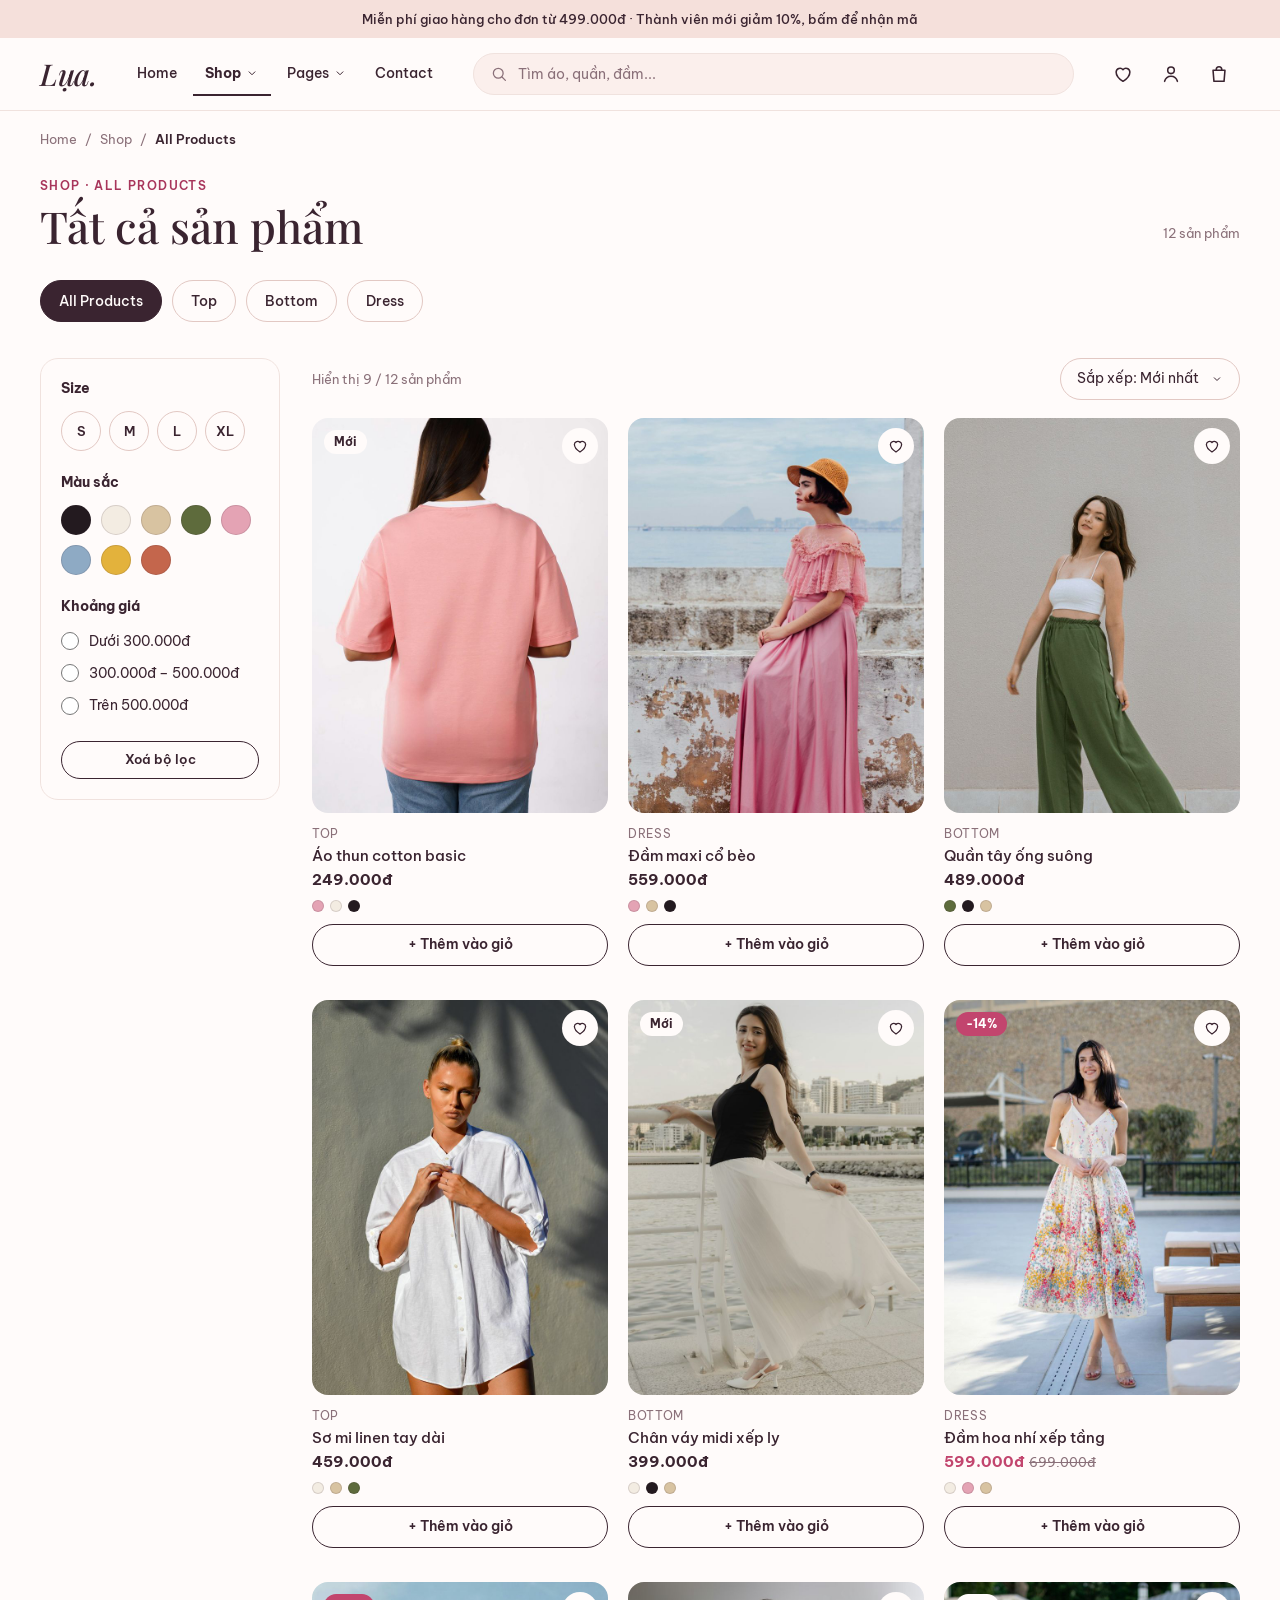
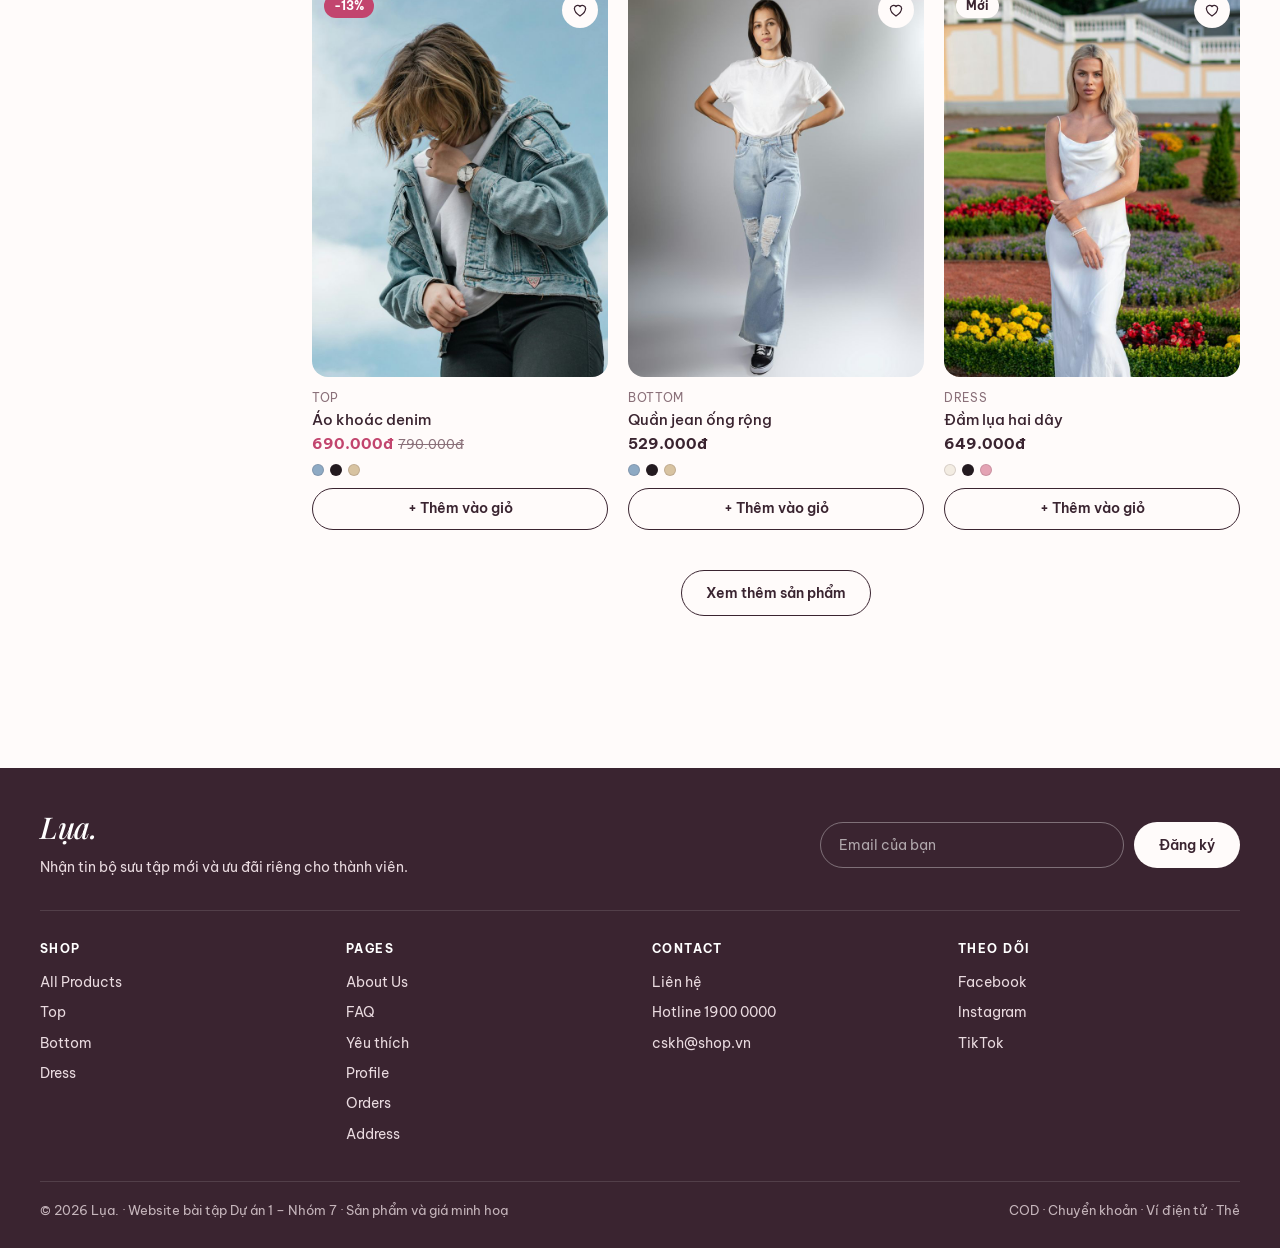
<file: all-products.html>
<!doctype html>
<html lang="vi">
<head>
  <meta charset="utf-8">
  <meta name="viewport" content="width=device-width, initial-scale=1">
  <title>Tất cả sản phẩm · Lụa.</title>
  <meta name="description" content="Lụa. – shop thời trang nữ: áo, quần, chân váy và đầm màu pastel. Website bài tập Nhóm 7.">
  <meta name="theme-color" content="#FFFBFA">
  <link rel="icon" href="images/favicon.svg" type="image/svg+xml">
  <link rel="preconnect" href="https://fonts.googleapis.com">
  <link rel="preconnect" href="https://fonts.gstatic.com" crossorigin>
  <link rel="stylesheet" href="https://fonts.googleapis.com/css2?family=Be+Vietnam+Pro:wght@400;500;600;700&amp;family=Playfair+Display:ital,wght@0,400..700;1,400..700&amp;display=swap">
  <link rel="stylesheet" href="style.css">
</head>
<body data-page="all-products">
  <a class="skip" href="#main">Bỏ qua menu</a>
  <div class="announce">
    <button type="button" data-open="promo"><span class="d-only">Miễn phí giao hàng cho đơn từ 499.000đ · Thành viên mới giảm 10%, bấm để nhận mã</span><span class="m-only">Giảm 10% cho đơn đầu tiên · Nhận mã</span></button>
  </div>
  <header class="site-header">
    <div class="wrap header-row">
      <div class="h-left m-only">
        <button type="button" class="icon-btn" data-open="menu" aria-label="Mở menu"><svg viewBox="0 0 24 24" fill="none" stroke="currentColor" stroke-width="1.7" stroke-linecap="round" stroke-linejoin="round" aria-hidden="true"><path d="M4 7h16M4 12h16M4 17h11"/></svg></button>
        <button type="button" class="icon-btn" data-open="search" aria-label="Tìm kiếm"><svg viewBox="0 0 24 24" fill="none" stroke="currentColor" stroke-width="1.7" stroke-linecap="round" stroke-linejoin="round" aria-hidden="true"><circle cx="11" cy="11" r="6.5"/><path d="m16 16 4.5 4.5"/></svg></button>
      </div>
      <a class="logo" href="index.html" aria-label="Lụa. – về trang chủ">Lụa.</a>
      <nav class="main-nav d-only" aria-label="Menu chính">
        <a href="index.html">Home</a>
        <div class="dd">
          <a href="all-products.html" class="on">Shop <svg viewBox="0 0 24 24" fill="none" stroke="currentColor" stroke-width="1.7" stroke-linecap="round" stroke-linejoin="round" aria-hidden="true"><path d="m7 10 5 5 5-5"/></svg></a>
          <div class="dd-menu">
            <a href="all-products.html">All Products</a>
            <a href="top.html">Top</a>
            <a href="bottom.html">Bottom</a>
            <a href="dress.html">Dress</a>
            <a href="cart.html">Shopping Cart</a>
            <a href="checkout.html">Checkout</a>
          </div>
        </div>
        <div class="dd">
          <button type="button">Pages <svg viewBox="0 0 24 24" fill="none" stroke="currentColor" stroke-width="1.7" stroke-linecap="round" stroke-linejoin="round" aria-hidden="true"><path d="m7 10 5 5 5-5"/></svg></button>
          <div class="dd-menu">
            <a href="about.html">About Us</a>
            <a href="faq.html">FAQ</a>
            <button type="button" data-open="wish">Yêu thích</button>
            <a href="profile.html">Profile</a>
            <a href="orders.html">Orders</a>
            <a href="address.html">Address</a>
          </div>
        </div>
        <a href="contact.html">Contact</a>
      </nav>
      <form class="search d-only" action="all-products.html" role="search">
        <svg viewBox="0 0 24 24" fill="none" stroke="currentColor" stroke-width="1.7" stroke-linecap="round" stroke-linejoin="round" aria-hidden="true"><circle cx="11" cy="11" r="6.5"/><path d="m16 16 4.5 4.5"/></svg>
        <input type="search" name="q" placeholder="Tìm áo, quần, đầm..." aria-label="Tìm sản phẩm" maxlength="60">
      </form>
      <div class="header-icons">
        <button type="button" class="icon-btn" data-open="wish" aria-label="Yêu thích"><svg viewBox="0 0 24 24" fill="none" stroke="currentColor" stroke-width="1.7" stroke-linecap="round" stroke-linejoin="round" aria-hidden="true"><path d="M12 20s-7.5-4.6-7.5-10.2A4.3 4.3 0 0 1 12 7.3a4.3 4.3 0 0 1 7.5 2.5C19.5 15.4 12 20 12 20z"/></svg></button>
        <a class="icon-btn d-only" href="profile.html" aria-label="Tài khoản"><svg viewBox="0 0 24 24" fill="none" stroke="currentColor" stroke-width="1.7" stroke-linecap="round" stroke-linejoin="round" aria-hidden="true"><circle cx="12" cy="8" r="3.6"/><path d="M5 20c1-3.6 3.8-5.6 7-5.6s6 2 7 5.6"/></svg></a>
        <button type="button" class="icon-btn" data-open="bag" aria-label="Giỏ hàng"><svg viewBox="0 0 24 24" fill="none" stroke="currentColor" stroke-width="1.7" stroke-linecap="round" stroke-linejoin="round" aria-hidden="true"><path d="M5.5 8h13l-1 12h-11l-1-12z"/><path d="M9 8V7a3 3 0 0 1 6 0v1"/></svg><span class="count-dot zero" data-cart-count>0</span></button>
      </div>
    </div>
  </header>

  <main id="main" class="wrap listing">
    <div class="subbar m-only">
      <a href="index.html" aria-label="Về trang chủ"><svg viewBox="0 0 24 24" fill="none" stroke="currentColor" stroke-width="1.7" stroke-linecap="round" stroke-linejoin="round" aria-hidden="true"><path d="m14 6-6 6 6 6"/></svg></a>
      <span id="subTitle">Tất cả sản phẩm</span>
      <small>SHOP</small>
    </div>
    <nav class="crumbs d-only" aria-label="Đường dẫn">
      <a href="index.html">Home</a><span>/</span><a href="all-products.html">Shop</a><span>/</span><b id="crumbLast">All Products</b>
    </nav>
    <div class="page-head">
      <div>
        <p class="eyebrow" id="pageEyebrow">Shop · All Products</p>
        <h1 id="pageTitle">Tất cả sản phẩm</h1>
      </div>
      <p class="count" id="resultCount"></p>
    </div>
    <p class="search-note" id="searchNote" hidden>Kết quả cho “<b id="searchTerm"></b>”<a class="link" href="all-products.html">Xoá tìm kiếm</a></p>
    <nav class="chips" aria-label="Danh mục">
        <a href="all-products.html" class="on" aria-current="page">All Products</a>
        <a href="top.html">Top</a>
        <a href="bottom.html">Bottom</a>
        <a href="dress.html">Dress</a>
    </nav>
    <div class="shop">
      <aside class="side d-only" aria-label="Bộ lọc">
        <h3>Size</h3>
        <div class="sizes"><button type="button" class="size" data-size="S" aria-pressed="false">S</button><button type="button" class="size" data-size="M" aria-pressed="false">M</button><button type="button" class="size" data-size="L" aria-pressed="false">L</button><button type="button" class="size" data-size="XL" aria-pressed="false">XL</button></div>
        <h3>Màu sắc</h3>
        <div class="swatches"><button type="button" class="swatch" data-color="Đen" style="--c:#231A1F" aria-pressed="false" aria-label="Đen" title="Đen"></button><button type="button" class="swatch" data-color="Trắng kem" style="--c:#F3ECE2" aria-pressed="false" aria-label="Trắng kem" title="Trắng kem"></button><button type="button" class="swatch" data-color="Be" style="--c:#D8C3A1" aria-pressed="false" aria-label="Be" title="Be"></button><button type="button" class="swatch" data-color="Xanh rêu" style="--c:#5E6B3C" aria-pressed="false" aria-label="Xanh rêu" title="Xanh rêu"></button><button type="button" class="swatch" data-color="Hồng" style="--c:#E4A3B4" aria-pressed="false" aria-label="Hồng" title="Hồng"></button><button type="button" class="swatch" data-color="Xanh jean" style="--c:#8EAAC4" aria-pressed="false" aria-label="Xanh jean" title="Xanh jean"></button><button type="button" class="swatch" data-color="Vàng" style="--c:#E3B23C" aria-pressed="false" aria-label="Vàng" title="Vàng"></button><button type="button" class="swatch" data-color="Cam đất" style="--c:#C4664C" aria-pressed="false" aria-label="Cam đất" title="Cam đất"></button></div>
        <h3>Khoảng giá</h3>
        <div class="prices">
            <label><input type="radio" name="price" value="lt300"> Dưới 300.000đ</label>
            <label><input type="radio" name="price" value="mid"> 300.000đ – 500.000đ</label>
            <label><input type="radio" name="price" value="gt500"> Trên 500.000đ</label>
        </div>
        <button type="button" class="btn btn-line btn-sm btn-block" data-clear>Xoá bộ lọc</button>
      </aside>
      <section class="shop-main" aria-label="Sản phẩm">
        <div class="toolbar">
          <div class="sizes m-only" aria-label="Lọc theo size"><button type="button" class="size" data-size="S" aria-pressed="false">S</button><button type="button" class="size" data-size="M" aria-pressed="false">M</button><button type="button" class="size" data-size="L" aria-pressed="false">L</button><button type="button" class="size" data-size="XL" aria-pressed="false">XL</button></div>
          <p class="active-filters d-only" id="activeFilters"></p>
          <label class="sort"><span class="sr">Sắp xếp</span>
            <select id="sort">
              <option value="new">Sắp xếp: Mới nhất</option>
              <option value="asc">Giá: thấp đến cao</option>
              <option value="desc">Giá: cao đến thấp</option>
            </select>
          </label>
        </div>
        <div class="grid grid-3" id="listing"></div>
        <button type="button" class="btn btn-line btn-more" id="more" hidden>Xem thêm sản phẩm</button>
      </section>
    </div>
  </main>

  <footer class="site-footer" id="lien-he">
    <div class="wrap">
      <div class="f-top">
        <div>
          <a class="logo" href="index.html">Lụa.</a>
          <p>Nhận tin bộ sưu tập mới và ưu đãi riêng cho thành viên.</p>
        </div>
        <form class="f-news" id="newsForm">
          <input type="email" required placeholder="Email của bạn" aria-label="Email nhận tin">
          <button class="btn btn-light">Đăng ký</button>
        </form>
      </div>
      <div class="f-cols">
        <div>
          <h4>SHOP</h4>
          <a href="all-products.html">All Products</a>
          <a href="top.html">Top</a>
          <a href="bottom.html">Bottom</a>
          <a href="dress.html">Dress</a>
        </div>
        <div>
          <h4>PAGES</h4>
          <a href="about.html">About Us</a>
          <a href="faq.html">FAQ</a>
          <button type="button" data-open="wish">Yêu thích</button>
          <a href="profile.html">Profile</a>
          <a href="orders.html">Orders</a>
          <a href="address.html">Address</a>
        </div>
        <div>
          <h4>CONTACT</h4>
          <a href="contact.html">Liên hệ</a>
          <span>Hotline 1900 0000</span>
          <span>cskh@shop.vn</span>
        </div>
        <div>
          <h4>THEO DÕI</h4>
          <span>Facebook</span>
          <span>Instagram</span>
          <span>TikTok</span>
        </div>
      </div>
      <div class="f-bottom">
        <span>© 2026 Lụa. · Website bài tập Dự án 1 – Nhóm 7 · Sản phẩm và giá minh hoạ</span>
        <span>COD · Chuyển khoản · Ví điện tử · Thẻ</span>
      </div>
    </div>
  </footer>

  <dialog id="menu" class="drawer drawer-left" aria-label="Menu">
    <div class="drawer-head">
      <a class="logo" href="index.html">Lụa.</a>
      <button type="button" class="x" data-close aria-label="Đóng"><svg viewBox="0 0 24 24" fill="none" stroke="currentColor" stroke-width="1.7" stroke-linecap="round" stroke-linejoin="round" aria-hidden="true"><path d="M6 6l12 12M18 6 6 18"/></svg></button>
    </div>
    <nav class="menu-nav" aria-label="Menu">
      <a class="menu-top" href="index.html">Home</a>
      <p class="menu-label">Shop</p>
      <a href="all-products.html">All Products</a>
      <a href="top.html">Top</a>
      <a href="bottom.html">Bottom</a>
      <a href="dress.html">Dress</a>
      <a href="cart.html">Shopping Cart</a>
      <a href="checkout.html">Checkout</a>
      <p class="menu-label">Pages</p>
      <a href="about.html">About Us</a>
      <a href="faq.html">FAQ</a>
      <button type="button" data-open="wish">Yêu thích</button>
      <a href="orders.html">Orders</a>
      <a href="address.html">Address</a>
      <a class="menu-top" href="contact.html">Contact</a>
    </nav>
    <div class="btn-row">
      <a class="btn btn-pink btn-sm" href="profile.html"><svg viewBox="0 0 24 24" fill="none" stroke="currentColor" stroke-width="1.7" stroke-linecap="round" stroke-linejoin="round" aria-hidden="true"><circle cx="12" cy="8" r="3.6"/><path d="M5 20c1-3.6 3.8-5.6 7-5.6s6 2 7 5.6"/></svg> Tài khoản của tôi</a>
    </div>
  </dialog>

  <dialog id="search" class="search-sheet" aria-label="Tìm kiếm">
    <form action="all-products.html" role="search">
      <div class="search">
        <svg viewBox="0 0 24 24" fill="none" stroke="currentColor" stroke-width="1.7" stroke-linecap="round" stroke-linejoin="round" aria-hidden="true"><circle cx="11" cy="11" r="6.5"/><path d="m16 16 4.5 4.5"/></svg>
        <input type="search" name="q" placeholder="Tìm áo, quần, đầm..." aria-label="Tìm sản phẩm" maxlength="60">
      </div>
      <button class="btn btn-pink btn-sm">Tìm</button>
    </form>
  </dialog>

  <dialog id="quick" class="modal sheet" aria-labelledby="quickName">
    <form id="quickForm">
      <button type="button" class="x" data-close aria-label="Đóng"><svg viewBox="0 0 24 24" fill="none" stroke="currentColor" stroke-width="1.7" stroke-linecap="round" stroke-linejoin="round" aria-hidden="true"><path d="M6 6l12 12M18 6 6 18"/></svg></button>
      <div class="q-head">
        <img id="quickImg" src="images/p11.jpg" alt="" width="720" height="960">
        <div>
          <p class="card-cat" id="quickCat"></p>
          <h3 id="quickName"></h3>
          <p class="card-price" id="quickPrice"></p>
        </div>
      </div>
      <div class="q-row"><span>Size: <b id="quickSizeLabel"></b></span><button type="button" class="link" data-open="sizeGuide">Hướng dẫn chọn size</button></div>
      <div class="choice" id="quickSizes" role="radiogroup" aria-label="Chọn size"></div>
      <div class="q-row"><span>Màu: <b id="quickColorLabel"></b></span></div>
      <div class="choice" id="quickColors" role="radiogroup" aria-label="Chọn màu"></div>
      <div class="q-buy">
        <div class="qty">
          <button type="button" data-step="-1" aria-label="Bớt 1">−</button>
          <input id="quickQty" value="1" inputmode="numeric" aria-label="Số lượng">
          <button type="button" data-step="1" aria-label="Thêm 1">+</button>
        </div>
        <button class="btn btn-pink" id="quickSubmit">Thêm vào giỏ</button>
      </div>
    </form>
  </dialog>

  <dialog id="bag" class="drawer drawer-right" aria-labelledby="bagTitle">
    <div class="drawer-head">
      <h2 id="bagTitle">Giỏ hàng (0)</h2>
      <button type="button" class="x" data-close aria-label="Đóng"><svg viewBox="0 0 24 24" fill="none" stroke="currentColor" stroke-width="1.7" stroke-linecap="round" stroke-linejoin="round" aria-hidden="true"><path d="M6 6l12 12M18 6 6 18"/></svg></button>
    </div>
    <div class="ship-note" id="shipNote" hidden>
      <span id="shipText"></span>
      <div class="ship-bar"><span id="shipBar"></span></div>
    </div>
    <div class="rows" id="bagRows"></div>
    <div class="bag-foot" id="bagFoot" hidden>
      <div class="bag-total"><span>Tạm tính</span><b id="bagTotal">0đ</b></div>
      <p class="note">Phí giao hàng và mã giảm giá tính ở bước thanh toán.</p>
      <a class="btn btn-pink btn-block" href="checkout.html">Thanh toán</a>
      <a class="btn btn-line btn-block" href="cart.html">Xem giỏ hàng</a>
      <button type="button" class="link" data-close>Tiếp tục mua sắm</button>
    </div>
  </dialog>

  <dialog id="wish" class="drawer drawer-right" aria-labelledby="wishTitle">
    <div class="drawer-head">
      <h2 id="wishTitle">Yêu thích (0)</h2>
      <button type="button" class="x" data-close aria-label="Đóng"><svg viewBox="0 0 24 24" fill="none" stroke="currentColor" stroke-width="1.7" stroke-linecap="round" stroke-linejoin="round" aria-hidden="true"><path d="M6 6l12 12M18 6 6 18"/></svg></button>
    </div>
    <div class="rows" id="wishRows"></div>
  </dialog>

  <dialog id="sizeGuide" class="modal" aria-labelledby="sizeTitle">
    <button type="button" class="x" data-close aria-label="Đóng"><svg viewBox="0 0 24 24" fill="none" stroke="currentColor" stroke-width="1.7" stroke-linecap="round" stroke-linejoin="round" aria-hidden="true"><path d="M6 6l12 12M18 6 6 18"/></svg></button>
    <h2 id="sizeTitle">Bảng size</h2>
    <p class="lead">Đối chiếu chiều cao và cân nặng. Nếu nằm giữa hai size, nên chọn size lớn hơn.</p>
    <table class="size-table">
      <thead><tr><th>Size</th><th>Chiều cao</th><th>Cân nặng</th><th>Vòng eo</th></tr></thead>
      <tbody>
        <tr><td>S</td><td>1m50 – 1m55</td><td>40 – 45 kg</td><td>62 – 66 cm</td></tr>
        <tr><td>M</td><td>1m55 – 1m60</td><td>45 – 50 kg</td><td>66 – 70 cm</td></tr>
        <tr><td>L</td><td>1m60 – 1m65</td><td>50 – 55 kg</td><td>70 – 74 cm</td></tr>
        <tr><td>XL</td><td>1m65 – 1m70</td><td>55 – 62 kg</td><td>74 – 78 cm</td></tr>
      </tbody>
    </table>
  </dialog>

  <dialog id="promo" class="promo" aria-labelledby="promoTitle">
    <button type="button" class="x" data-close aria-label="Đóng"><svg viewBox="0 0 24 24" fill="none" stroke="currentColor" stroke-width="1.7" stroke-linecap="round" stroke-linejoin="round" aria-hidden="true"><path d="M6 6l12 12M18 6 6 18"/></svg></button>
    <img src="images/promo.jpg" alt="" width="1000" height="400">
    <div class="promo-body">
      <p class="eyebrow">Thành viên mới</p>
      <h3 id="promoTitle">Giảm 10% cho đơn đầu tiên</h3>
      <form id="promoForm" class="stack">
        <p>Để lại email, Lụa. gửi mã giảm giá và báo sớm khi có bộ sưu tập mới.</p>
        <input type="email" required placeholder="Email của bạn" aria-label="Email nhận mã">
        <button class="btn btn-pink">Nhận mã giảm giá</button>
        <button type="button" class="later" data-close>Để sau</button>
      </form>
      <div id="promoDone" class="stack" hidden>
        <p>Mã giảm 10% của bạn, nhập ở bước thanh toán:</p>
        <span class="code">LUA10</span>
        <button type="button" class="btn btn-line" data-close>Tiếp tục mua sắm</button>
      </div>
    </div>
  </dialog>

  <div class="toast" id="toast" role="status" aria-live="polite" hidden>
    <span class="toast-ic"><svg viewBox="0 0 24 24" fill="none" stroke="currentColor" stroke-width="1.7" stroke-linecap="round" stroke-linejoin="round" aria-hidden="true"><path d="m5 12.5 4.5 4.5L19 7.5"/></svg></span>
    <div><b id="toastTitle"></b><small id="toastText"></small></div>
    <button type="button" class="x" data-toast-close aria-label="Đóng"><svg viewBox="0 0 24 24" fill="none" stroke="currentColor" stroke-width="1.7" stroke-linecap="round" stroke-linejoin="round" aria-hidden="true"><path d="M6 6l12 12M18 6 6 18"/></svg></button>
    <div class="toast-actions" id="toastActions">
      <button type="button" class="btn btn-line btn-sm" data-toast-close>Mua tiếp</button>
      <button type="button" class="btn btn-pink btn-sm" data-open="bag">Xem giỏ hàng</button>
    </div>
  </div>

  <script src="app.js"></script>
</body>
</html>
</file>
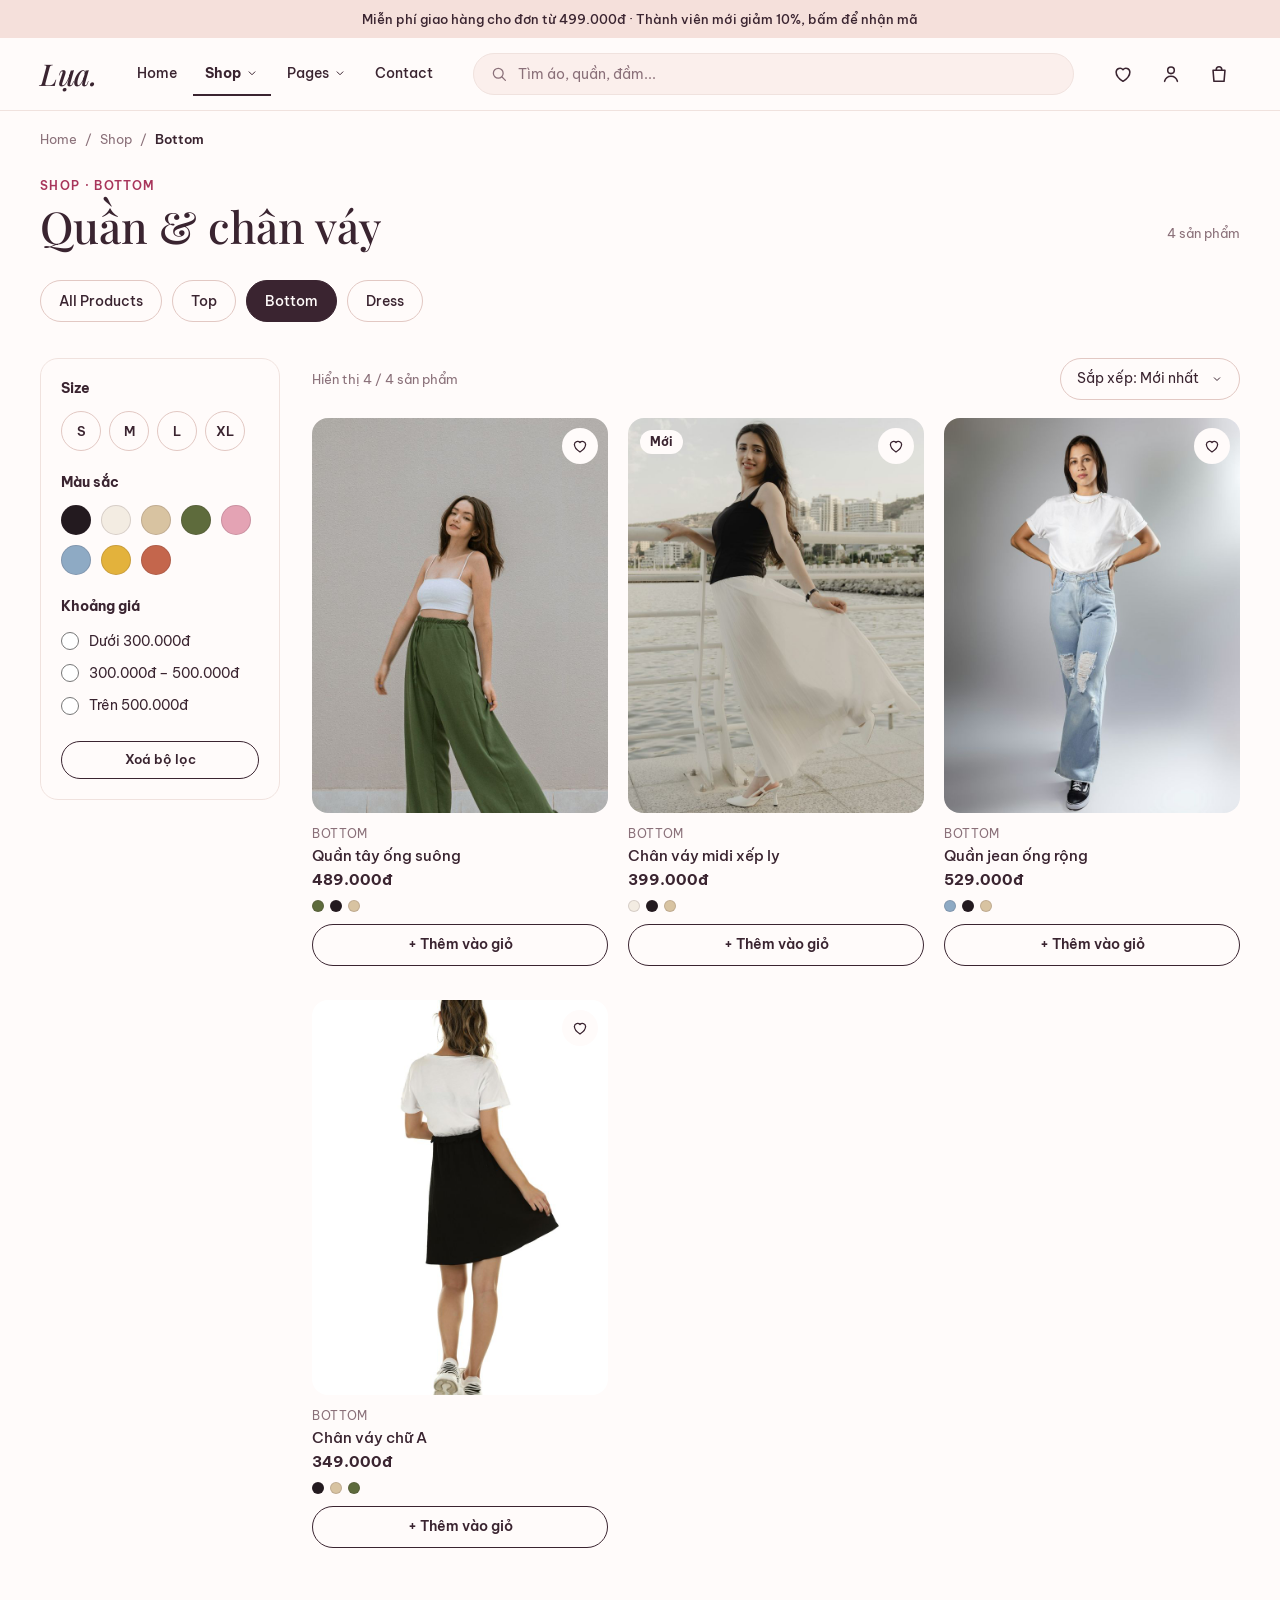
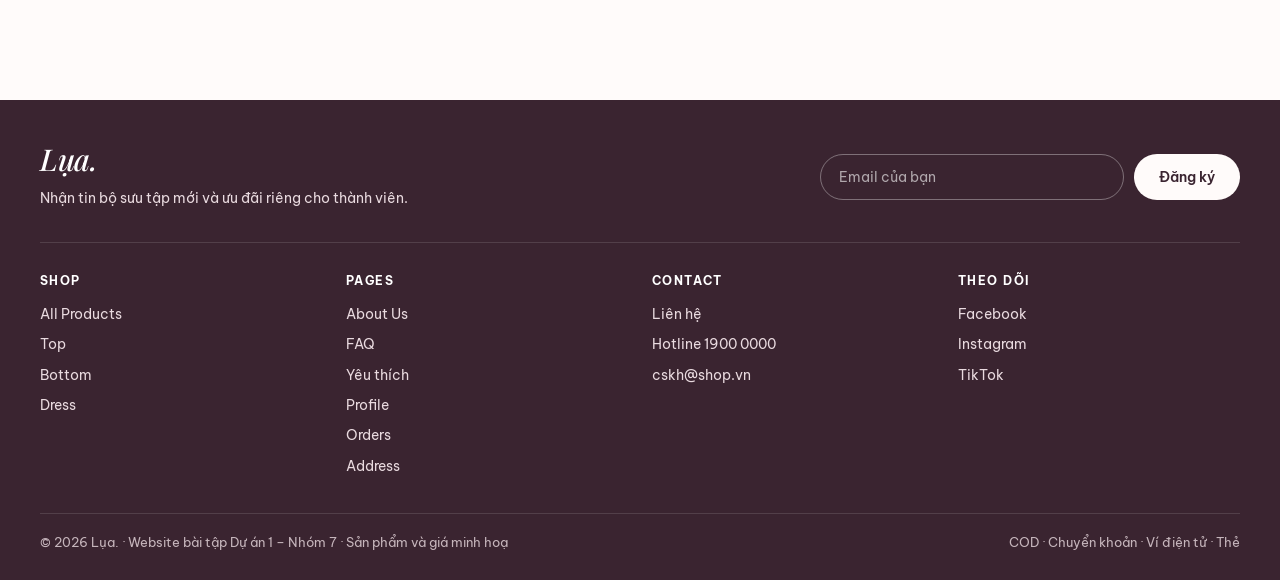
<file: bottom.html>
<!doctype html>
<html lang="vi">
<head>
  <meta charset="utf-8">
  <meta name="viewport" content="width=device-width, initial-scale=1">
  <title>Quần &amp; chân váy · Lụa.</title>
  <meta name="description" content="Lụa. – shop thời trang nữ: áo, quần, chân váy và đầm màu pastel. Website bài tập Nhóm 7.">
  <meta name="theme-color" content="#FFFBFA">
  <link rel="icon" href="images/favicon.svg" type="image/svg+xml">
  <link rel="preconnect" href="https://fonts.googleapis.com">
  <link rel="preconnect" href="https://fonts.gstatic.com" crossorigin>
  <link rel="stylesheet" href="https://fonts.googleapis.com/css2?family=Be+Vietnam+Pro:wght@400;500;600;700&amp;family=Playfair+Display:ital,wght@0,400..700;1,400..700&amp;display=swap">
  <link rel="stylesheet" href="style.css">
</head>
<body data-page="bottom">
  <a class="skip" href="#main">Bỏ qua menu</a>
  <div class="announce">
    <button type="button" data-open="promo"><span class="d-only">Miễn phí giao hàng cho đơn từ 499.000đ · Thành viên mới giảm 10%, bấm để nhận mã</span><span class="m-only">Giảm 10% cho đơn đầu tiên · Nhận mã</span></button>
  </div>
  <header class="site-header">
    <div class="wrap header-row">
      <div class="h-left m-only">
        <button type="button" class="icon-btn" data-open="menu" aria-label="Mở menu"><svg viewBox="0 0 24 24" fill="none" stroke="currentColor" stroke-width="1.7" stroke-linecap="round" stroke-linejoin="round" aria-hidden="true"><path d="M4 7h16M4 12h16M4 17h11"/></svg></button>
        <button type="button" class="icon-btn" data-open="search" aria-label="Tìm kiếm"><svg viewBox="0 0 24 24" fill="none" stroke="currentColor" stroke-width="1.7" stroke-linecap="round" stroke-linejoin="round" aria-hidden="true"><circle cx="11" cy="11" r="6.5"/><path d="m16 16 4.5 4.5"/></svg></button>
      </div>
      <a class="logo" href="index.html" aria-label="Lụa. – về trang chủ">Lụa.</a>
      <nav class="main-nav d-only" aria-label="Menu chính">
        <a href="index.html">Home</a>
        <div class="dd">
          <a href="all-products.html" class="on">Shop <svg viewBox="0 0 24 24" fill="none" stroke="currentColor" stroke-width="1.7" stroke-linecap="round" stroke-linejoin="round" aria-hidden="true"><path d="m7 10 5 5 5-5"/></svg></a>
          <div class="dd-menu">
            <a href="all-products.html">All Products</a>
            <a href="top.html">Top</a>
            <a href="bottom.html">Bottom</a>
            <a href="dress.html">Dress</a>
            <a href="cart.html">Shopping Cart</a>
            <a href="checkout.html">Checkout</a>
          </div>
        </div>
        <div class="dd">
          <button type="button">Pages <svg viewBox="0 0 24 24" fill="none" stroke="currentColor" stroke-width="1.7" stroke-linecap="round" stroke-linejoin="round" aria-hidden="true"><path d="m7 10 5 5 5-5"/></svg></button>
          <div class="dd-menu">
            <a href="about.html">About Us</a>
            <a href="faq.html">FAQ</a>
            <button type="button" data-open="wish">Yêu thích</button>
            <a href="profile.html">Profile</a>
            <a href="orders.html">Orders</a>
            <a href="address.html">Address</a>
          </div>
        </div>
        <a href="contact.html">Contact</a>
      </nav>
      <form class="search d-only" action="all-products.html" role="search">
        <svg viewBox="0 0 24 24" fill="none" stroke="currentColor" stroke-width="1.7" stroke-linecap="round" stroke-linejoin="round" aria-hidden="true"><circle cx="11" cy="11" r="6.5"/><path d="m16 16 4.5 4.5"/></svg>
        <input type="search" name="q" placeholder="Tìm áo, quần, đầm..." aria-label="Tìm sản phẩm" maxlength="60">
      </form>
      <div class="header-icons">
        <button type="button" class="icon-btn" data-open="wish" aria-label="Yêu thích"><svg viewBox="0 0 24 24" fill="none" stroke="currentColor" stroke-width="1.7" stroke-linecap="round" stroke-linejoin="round" aria-hidden="true"><path d="M12 20s-7.5-4.6-7.5-10.2A4.3 4.3 0 0 1 12 7.3a4.3 4.3 0 0 1 7.5 2.5C19.5 15.4 12 20 12 20z"/></svg></button>
        <a class="icon-btn d-only" href="profile.html" aria-label="Tài khoản"><svg viewBox="0 0 24 24" fill="none" stroke="currentColor" stroke-width="1.7" stroke-linecap="round" stroke-linejoin="round" aria-hidden="true"><circle cx="12" cy="8" r="3.6"/><path d="M5 20c1-3.6 3.8-5.6 7-5.6s6 2 7 5.6"/></svg></a>
        <button type="button" class="icon-btn" data-open="bag" aria-label="Giỏ hàng"><svg viewBox="0 0 24 24" fill="none" stroke="currentColor" stroke-width="1.7" stroke-linecap="round" stroke-linejoin="round" aria-hidden="true"><path d="M5.5 8h13l-1 12h-11l-1-12z"/><path d="M9 8V7a3 3 0 0 1 6 0v1"/></svg><span class="count-dot zero" data-cart-count>0</span></button>
      </div>
    </div>
  </header>

  <main id="main" class="wrap listing">
    <div class="subbar m-only">
      <a href="index.html" aria-label="Về trang chủ"><svg viewBox="0 0 24 24" fill="none" stroke="currentColor" stroke-width="1.7" stroke-linecap="round" stroke-linejoin="round" aria-hidden="true"><path d="m14 6-6 6 6 6"/></svg></a>
      <span id="subTitle">Quần &amp; chân váy</span>
      <small>SHOP</small>
    </div>
    <nav class="crumbs d-only" aria-label="Đường dẫn">
      <a href="index.html">Home</a><span>/</span><a href="all-products.html">Shop</a><span>/</span><b id="crumbLast">Bottom</b>
    </nav>
    <div class="page-head">
      <div>
        <p class="eyebrow" id="pageEyebrow">Shop · Bottom</p>
        <h1 id="pageTitle">Quần &amp; chân váy</h1>
      </div>
      <p class="count" id="resultCount"></p>
    </div>
    <p class="search-note" id="searchNote" hidden>Kết quả cho “<b id="searchTerm"></b>”<a class="link" href="all-products.html">Xoá tìm kiếm</a></p>
    <nav class="chips" aria-label="Danh mục">
        <a href="all-products.html">All Products</a>
        <a href="top.html">Top</a>
        <a href="bottom.html" class="on" aria-current="page">Bottom</a>
        <a href="dress.html">Dress</a>
    </nav>
    <div class="shop">
      <aside class="side d-only" aria-label="Bộ lọc">
        <h3>Size</h3>
        <div class="sizes"><button type="button" class="size" data-size="S" aria-pressed="false">S</button><button type="button" class="size" data-size="M" aria-pressed="false">M</button><button type="button" class="size" data-size="L" aria-pressed="false">L</button><button type="button" class="size" data-size="XL" aria-pressed="false">XL</button></div>
        <h3>Màu sắc</h3>
        <div class="swatches"><button type="button" class="swatch" data-color="Đen" style="--c:#231A1F" aria-pressed="false" aria-label="Đen" title="Đen"></button><button type="button" class="swatch" data-color="Trắng kem" style="--c:#F3ECE2" aria-pressed="false" aria-label="Trắng kem" title="Trắng kem"></button><button type="button" class="swatch" data-color="Be" style="--c:#D8C3A1" aria-pressed="false" aria-label="Be" title="Be"></button><button type="button" class="swatch" data-color="Xanh rêu" style="--c:#5E6B3C" aria-pressed="false" aria-label="Xanh rêu" title="Xanh rêu"></button><button type="button" class="swatch" data-color="Hồng" style="--c:#E4A3B4" aria-pressed="false" aria-label="Hồng" title="Hồng"></button><button type="button" class="swatch" data-color="Xanh jean" style="--c:#8EAAC4" aria-pressed="false" aria-label="Xanh jean" title="Xanh jean"></button><button type="button" class="swatch" data-color="Vàng" style="--c:#E3B23C" aria-pressed="false" aria-label="Vàng" title="Vàng"></button><button type="button" class="swatch" data-color="Cam đất" style="--c:#C4664C" aria-pressed="false" aria-label="Cam đất" title="Cam đất"></button></div>
        <h3>Khoảng giá</h3>
        <div class="prices">
            <label><input type="radio" name="price" value="lt300"> Dưới 300.000đ</label>
            <label><input type="radio" name="price" value="mid"> 300.000đ – 500.000đ</label>
            <label><input type="radio" name="price" value="gt500"> Trên 500.000đ</label>
        </div>
        <button type="button" class="btn btn-line btn-sm btn-block" data-clear>Xoá bộ lọc</button>
      </aside>
      <section class="shop-main" aria-label="Sản phẩm">
        <div class="toolbar">
          <div class="sizes m-only" aria-label="Lọc theo size"><button type="button" class="size" data-size="S" aria-pressed="false">S</button><button type="button" class="size" data-size="M" aria-pressed="false">M</button><button type="button" class="size" data-size="L" aria-pressed="false">L</button><button type="button" class="size" data-size="XL" aria-pressed="false">XL</button></div>
          <p class="active-filters d-only" id="activeFilters"></p>
          <label class="sort"><span class="sr">Sắp xếp</span>
            <select id="sort">
              <option value="new">Sắp xếp: Mới nhất</option>
              <option value="asc">Giá: thấp đến cao</option>
              <option value="desc">Giá: cao đến thấp</option>
            </select>
          </label>
        </div>
        <div class="grid grid-3" id="listing"></div>
        <button type="button" class="btn btn-line btn-more" id="more" hidden>Xem thêm sản phẩm</button>
      </section>
    </div>
  </main>

  <footer class="site-footer" id="lien-he">
    <div class="wrap">
      <div class="f-top">
        <div>
          <a class="logo" href="index.html">Lụa.</a>
          <p>Nhận tin bộ sưu tập mới và ưu đãi riêng cho thành viên.</p>
        </div>
        <form class="f-news" id="newsForm">
          <input type="email" required placeholder="Email của bạn" aria-label="Email nhận tin">
          <button class="btn btn-light">Đăng ký</button>
        </form>
      </div>
      <div class="f-cols">
        <div>
          <h4>SHOP</h4>
          <a href="all-products.html">All Products</a>
          <a href="top.html">Top</a>
          <a href="bottom.html">Bottom</a>
          <a href="dress.html">Dress</a>
        </div>
        <div>
          <h4>PAGES</h4>
          <a href="about.html">About Us</a>
          <a href="faq.html">FAQ</a>
          <button type="button" data-open="wish">Yêu thích</button>
          <a href="profile.html">Profile</a>
          <a href="orders.html">Orders</a>
          <a href="address.html">Address</a>
        </div>
        <div>
          <h4>CONTACT</h4>
          <a href="contact.html">Liên hệ</a>
          <span>Hotline 1900 0000</span>
          <span>cskh@shop.vn</span>
        </div>
        <div>
          <h4>THEO DÕI</h4>
          <span>Facebook</span>
          <span>Instagram</span>
          <span>TikTok</span>
        </div>
      </div>
      <div class="f-bottom">
        <span>© 2026 Lụa. · Website bài tập Dự án 1 – Nhóm 7 · Sản phẩm và giá minh hoạ</span>
        <span>COD · Chuyển khoản · Ví điện tử · Thẻ</span>
      </div>
    </div>
  </footer>

  <dialog id="menu" class="drawer drawer-left" aria-label="Menu">
    <div class="drawer-head">
      <a class="logo" href="index.html">Lụa.</a>
      <button type="button" class="x" data-close aria-label="Đóng"><svg viewBox="0 0 24 24" fill="none" stroke="currentColor" stroke-width="1.7" stroke-linecap="round" stroke-linejoin="round" aria-hidden="true"><path d="M6 6l12 12M18 6 6 18"/></svg></button>
    </div>
    <nav class="menu-nav" aria-label="Menu">
      <a class="menu-top" href="index.html">Home</a>
      <p class="menu-label">Shop</p>
      <a href="all-products.html">All Products</a>
      <a href="top.html">Top</a>
      <a href="bottom.html">Bottom</a>
      <a href="dress.html">Dress</a>
      <a href="cart.html">Shopping Cart</a>
      <a href="checkout.html">Checkout</a>
      <p class="menu-label">Pages</p>
      <a href="about.html">About Us</a>
      <a href="faq.html">FAQ</a>
      <button type="button" data-open="wish">Yêu thích</button>
      <a href="orders.html">Orders</a>
      <a href="address.html">Address</a>
      <a class="menu-top" href="contact.html">Contact</a>
    </nav>
    <div class="btn-row">
      <a class="btn btn-pink btn-sm" href="profile.html"><svg viewBox="0 0 24 24" fill="none" stroke="currentColor" stroke-width="1.7" stroke-linecap="round" stroke-linejoin="round" aria-hidden="true"><circle cx="12" cy="8" r="3.6"/><path d="M5 20c1-3.6 3.8-5.6 7-5.6s6 2 7 5.6"/></svg> Tài khoản của tôi</a>
    </div>
  </dialog>

  <dialog id="search" class="search-sheet" aria-label="Tìm kiếm">
    <form action="all-products.html" role="search">
      <div class="search">
        <svg viewBox="0 0 24 24" fill="none" stroke="currentColor" stroke-width="1.7" stroke-linecap="round" stroke-linejoin="round" aria-hidden="true"><circle cx="11" cy="11" r="6.5"/><path d="m16 16 4.5 4.5"/></svg>
        <input type="search" name="q" placeholder="Tìm áo, quần, đầm..." aria-label="Tìm sản phẩm" maxlength="60">
      </div>
      <button class="btn btn-pink btn-sm">Tìm</button>
    </form>
  </dialog>

  <dialog id="quick" class="modal sheet" aria-labelledby="quickName">
    <form id="quickForm">
      <button type="button" class="x" data-close aria-label="Đóng"><svg viewBox="0 0 24 24" fill="none" stroke="currentColor" stroke-width="1.7" stroke-linecap="round" stroke-linejoin="round" aria-hidden="true"><path d="M6 6l12 12M18 6 6 18"/></svg></button>
      <div class="q-head">
        <img id="quickImg" src="images/p11.jpg" alt="" width="720" height="960">
        <div>
          <p class="card-cat" id="quickCat"></p>
          <h3 id="quickName"></h3>
          <p class="card-price" id="quickPrice"></p>
        </div>
      </div>
      <div class="q-row"><span>Size: <b id="quickSizeLabel"></b></span><button type="button" class="link" data-open="sizeGuide">Hướng dẫn chọn size</button></div>
      <div class="choice" id="quickSizes" role="radiogroup" aria-label="Chọn size"></div>
      <div class="q-row"><span>Màu: <b id="quickColorLabel"></b></span></div>
      <div class="choice" id="quickColors" role="radiogroup" aria-label="Chọn màu"></div>
      <div class="q-buy">
        <div class="qty">
          <button type="button" data-step="-1" aria-label="Bớt 1">−</button>
          <input id="quickQty" value="1" inputmode="numeric" aria-label="Số lượng">
          <button type="button" data-step="1" aria-label="Thêm 1">+</button>
        </div>
        <button class="btn btn-pink" id="quickSubmit">Thêm vào giỏ</button>
      </div>
    </form>
  </dialog>

  <dialog id="bag" class="drawer drawer-right" aria-labelledby="bagTitle">
    <div class="drawer-head">
      <h2 id="bagTitle">Giỏ hàng (0)</h2>
      <button type="button" class="x" data-close aria-label="Đóng"><svg viewBox="0 0 24 24" fill="none" stroke="currentColor" stroke-width="1.7" stroke-linecap="round" stroke-linejoin="round" aria-hidden="true"><path d="M6 6l12 12M18 6 6 18"/></svg></button>
    </div>
    <div class="ship-note" id="shipNote" hidden>
      <span id="shipText"></span>
      <div class="ship-bar"><span id="shipBar"></span></div>
    </div>
    <div class="rows" id="bagRows"></div>
    <div class="bag-foot" id="bagFoot" hidden>
      <div class="bag-total"><span>Tạm tính</span><b id="bagTotal">0đ</b></div>
      <p class="note">Phí giao hàng và mã giảm giá tính ở bước thanh toán.</p>
      <a class="btn btn-pink btn-block" href="checkout.html">Thanh toán</a>
      <a class="btn btn-line btn-block" href="cart.html">Xem giỏ hàng</a>
      <button type="button" class="link" data-close>Tiếp tục mua sắm</button>
    </div>
  </dialog>

  <dialog id="wish" class="drawer drawer-right" aria-labelledby="wishTitle">
    <div class="drawer-head">
      <h2 id="wishTitle">Yêu thích (0)</h2>
      <button type="button" class="x" data-close aria-label="Đóng"><svg viewBox="0 0 24 24" fill="none" stroke="currentColor" stroke-width="1.7" stroke-linecap="round" stroke-linejoin="round" aria-hidden="true"><path d="M6 6l12 12M18 6 6 18"/></svg></button>
    </div>
    <div class="rows" id="wishRows"></div>
  </dialog>

  <dialog id="sizeGuide" class="modal" aria-labelledby="sizeTitle">
    <button type="button" class="x" data-close aria-label="Đóng"><svg viewBox="0 0 24 24" fill="none" stroke="currentColor" stroke-width="1.7" stroke-linecap="round" stroke-linejoin="round" aria-hidden="true"><path d="M6 6l12 12M18 6 6 18"/></svg></button>
    <h2 id="sizeTitle">Bảng size</h2>
    <p class="lead">Đối chiếu chiều cao và cân nặng. Nếu nằm giữa hai size, nên chọn size lớn hơn.</p>
    <table class="size-table">
      <thead><tr><th>Size</th><th>Chiều cao</th><th>Cân nặng</th><th>Vòng eo</th></tr></thead>
      <tbody>
        <tr><td>S</td><td>1m50 – 1m55</td><td>40 – 45 kg</td><td>62 – 66 cm</td></tr>
        <tr><td>M</td><td>1m55 – 1m60</td><td>45 – 50 kg</td><td>66 – 70 cm</td></tr>
        <tr><td>L</td><td>1m60 – 1m65</td><td>50 – 55 kg</td><td>70 – 74 cm</td></tr>
        <tr><td>XL</td><td>1m65 – 1m70</td><td>55 – 62 kg</td><td>74 – 78 cm</td></tr>
      </tbody>
    </table>
  </dialog>

  <dialog id="promo" class="promo" aria-labelledby="promoTitle">
    <button type="button" class="x" data-close aria-label="Đóng"><svg viewBox="0 0 24 24" fill="none" stroke="currentColor" stroke-width="1.7" stroke-linecap="round" stroke-linejoin="round" aria-hidden="true"><path d="M6 6l12 12M18 6 6 18"/></svg></button>
    <img src="images/promo.jpg" alt="" width="1000" height="400">
    <div class="promo-body">
      <p class="eyebrow">Thành viên mới</p>
      <h3 id="promoTitle">Giảm 10% cho đơn đầu tiên</h3>
      <form id="promoForm" class="stack">
        <p>Để lại email, Lụa. gửi mã giảm giá và báo sớm khi có bộ sưu tập mới.</p>
        <input type="email" required placeholder="Email của bạn" aria-label="Email nhận mã">
        <button class="btn btn-pink">Nhận mã giảm giá</button>
        <button type="button" class="later" data-close>Để sau</button>
      </form>
      <div id="promoDone" class="stack" hidden>
        <p>Mã giảm 10% của bạn, nhập ở bước thanh toán:</p>
        <span class="code">LUA10</span>
        <button type="button" class="btn btn-line" data-close>Tiếp tục mua sắm</button>
      </div>
    </div>
  </dialog>

  <div class="toast" id="toast" role="status" aria-live="polite" hidden>
    <span class="toast-ic"><svg viewBox="0 0 24 24" fill="none" stroke="currentColor" stroke-width="1.7" stroke-linecap="round" stroke-linejoin="round" aria-hidden="true"><path d="m5 12.5 4.5 4.5L19 7.5"/></svg></span>
    <div><b id="toastTitle"></b><small id="toastText"></small></div>
    <button type="button" class="x" data-toast-close aria-label="Đóng"><svg viewBox="0 0 24 24" fill="none" stroke="currentColor" stroke-width="1.7" stroke-linecap="round" stroke-linejoin="round" aria-hidden="true"><path d="M6 6l12 12M18 6 6 18"/></svg></button>
    <div class="toast-actions" id="toastActions">
      <button type="button" class="btn btn-line btn-sm" data-toast-close>Mua tiếp</button>
      <button type="button" class="btn btn-pink btn-sm" data-open="bag">Xem giỏ hàng</button>
    </div>
  </div>

  <script src="app.js"></script>
</body>
</html>
</file>
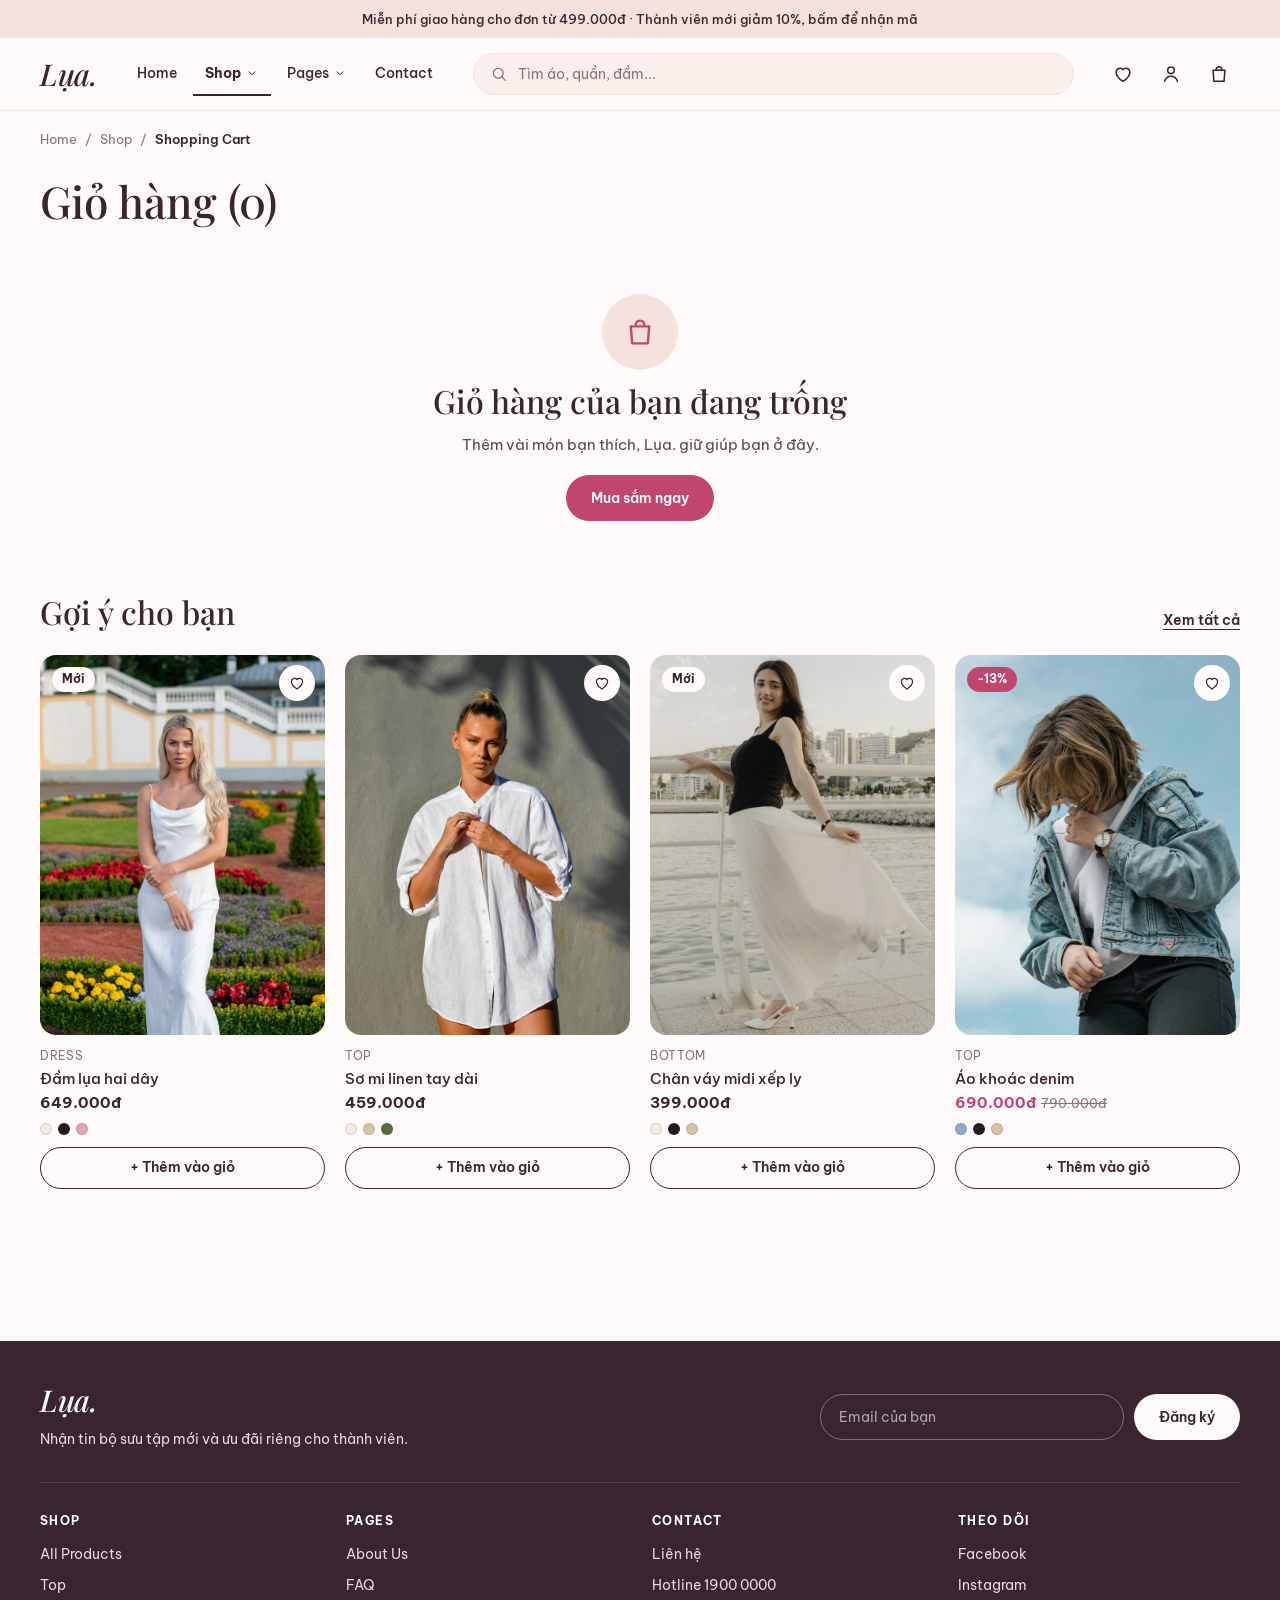
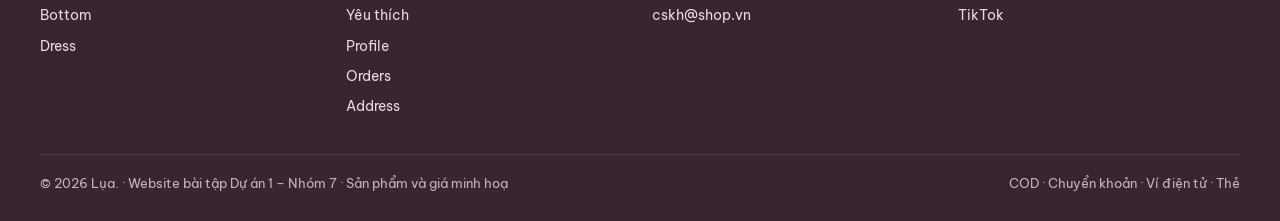
<file: cart.html>
<!doctype html>
<html lang="vi">
<head>
  <meta charset="utf-8">
  <meta name="viewport" content="width=device-width, initial-scale=1">
  <title>Giỏ hàng · Lụa.</title>
  <meta name="description" content="Lụa. – shop thời trang nữ: áo, quần, chân váy và đầm màu pastel. Website bài tập Nhóm 7.">
  <meta name="theme-color" content="#FFFBFA">
  <link rel="icon" href="images/favicon.svg" type="image/svg+xml">
  <link rel="preconnect" href="https://fonts.googleapis.com">
  <link rel="preconnect" href="https://fonts.gstatic.com" crossorigin>
  <link rel="stylesheet" href="https://fonts.googleapis.com/css2?family=Be+Vietnam+Pro:wght@400;500;600;700&amp;family=Playfair+Display:ital,wght@0,400..700;1,400..700&amp;display=swap">
  <link rel="stylesheet" href="style.css">
</head>
<body data-page="cart">
  <a class="skip" href="#main">Bỏ qua menu</a>
  <div class="announce">
    <button type="button" data-open="promo"><span class="d-only">Miễn phí giao hàng cho đơn từ 499.000đ · Thành viên mới giảm 10%, bấm để nhận mã</span><span class="m-only">Giảm 10% cho đơn đầu tiên · Nhận mã</span></button>
  </div>
  <header class="site-header">
    <div class="wrap header-row">
      <div class="h-left m-only">
        <button type="button" class="icon-btn" data-open="menu" aria-label="Mở menu"><svg viewBox="0 0 24 24" fill="none" stroke="currentColor" stroke-width="1.7" stroke-linecap="round" stroke-linejoin="round" aria-hidden="true"><path d="M4 7h16M4 12h16M4 17h11"/></svg></button>
        <button type="button" class="icon-btn" data-open="search" aria-label="Tìm kiếm"><svg viewBox="0 0 24 24" fill="none" stroke="currentColor" stroke-width="1.7" stroke-linecap="round" stroke-linejoin="round" aria-hidden="true"><circle cx="11" cy="11" r="6.5"/><path d="m16 16 4.5 4.5"/></svg></button>
      </div>
      <a class="logo" href="index.html" aria-label="Lụa. – về trang chủ">Lụa.</a>
      <nav class="main-nav d-only" aria-label="Menu chính">
        <a href="index.html">Home</a>
        <div class="dd">
          <a href="all-products.html" class="on">Shop <svg viewBox="0 0 24 24" fill="none" stroke="currentColor" stroke-width="1.7" stroke-linecap="round" stroke-linejoin="round" aria-hidden="true"><path d="m7 10 5 5 5-5"/></svg></a>
          <div class="dd-menu">
            <a href="all-products.html">All Products</a>
            <a href="top.html">Top</a>
            <a href="bottom.html">Bottom</a>
            <a href="dress.html">Dress</a>
            <a href="cart.html">Shopping Cart</a>
            <a href="checkout.html">Checkout</a>
          </div>
        </div>
        <div class="dd">
          <button type="button">Pages <svg viewBox="0 0 24 24" fill="none" stroke="currentColor" stroke-width="1.7" stroke-linecap="round" stroke-linejoin="round" aria-hidden="true"><path d="m7 10 5 5 5-5"/></svg></button>
          <div class="dd-menu">
            <a href="about.html">About Us</a>
            <a href="faq.html">FAQ</a>
            <button type="button" data-open="wish">Yêu thích</button>
            <a href="profile.html">Profile</a>
            <a href="orders.html">Orders</a>
            <a href="address.html">Address</a>
          </div>
        </div>
        <a href="contact.html">Contact</a>
      </nav>
      <form class="search d-only" action="all-products.html" role="search">
        <svg viewBox="0 0 24 24" fill="none" stroke="currentColor" stroke-width="1.7" stroke-linecap="round" stroke-linejoin="round" aria-hidden="true"><circle cx="11" cy="11" r="6.5"/><path d="m16 16 4.5 4.5"/></svg>
        <input type="search" name="q" placeholder="Tìm áo, quần, đầm..." aria-label="Tìm sản phẩm" maxlength="60">
      </form>
      <div class="header-icons">
        <button type="button" class="icon-btn" data-open="wish" aria-label="Yêu thích"><svg viewBox="0 0 24 24" fill="none" stroke="currentColor" stroke-width="1.7" stroke-linecap="round" stroke-linejoin="round" aria-hidden="true"><path d="M12 20s-7.5-4.6-7.5-10.2A4.3 4.3 0 0 1 12 7.3a4.3 4.3 0 0 1 7.5 2.5C19.5 15.4 12 20 12 20z"/></svg></button>
        <a class="icon-btn d-only" href="profile.html" aria-label="Tài khoản"><svg viewBox="0 0 24 24" fill="none" stroke="currentColor" stroke-width="1.7" stroke-linecap="round" stroke-linejoin="round" aria-hidden="true"><circle cx="12" cy="8" r="3.6"/><path d="M5 20c1-3.6 3.8-5.6 7-5.6s6 2 7 5.6"/></svg></a>
        <button type="button" class="icon-btn" data-open="bag" aria-label="Giỏ hàng"><svg viewBox="0 0 24 24" fill="none" stroke="currentColor" stroke-width="1.7" stroke-linecap="round" stroke-linejoin="round" aria-hidden="true"><path d="M5.5 8h13l-1 12h-11l-1-12z"/><path d="M9 8V7a3 3 0 0 1 6 0v1"/></svg><span class="count-dot zero" data-cart-count>0</span></button>
      </div>
    </div>
  </header>

  <main id="main" class="wrap page">
    <div class="subbar m-only">
      <a href="all-products.html" aria-label="Quay lại"><svg viewBox="0 0 24 24" fill="none" stroke="currentColor" stroke-width="1.7" stroke-linecap="round" stroke-linejoin="round" aria-hidden="true"><path d="m14 6-6 6 6 6"/></svg></a>
      <span>Giỏ hàng</span>
      <small>SHOP</small>
    </div>
    <nav class="crumbs d-only" aria-label="Đường dẫn"><a href="index.html">Home</a><span>/</span><a href="all-products.html">Shop</a><span>/</span><b>Shopping Cart</b></nav>
    <h1 class="page-title" id="cartTitle">Giỏ hàng</h1>
    <div id="cartView" aria-live="polite"></div>
  </main>

  <footer class="site-footer" id="lien-he">
    <div class="wrap">
      <div class="f-top">
        <div>
          <a class="logo" href="index.html">Lụa.</a>
          <p>Nhận tin bộ sưu tập mới và ưu đãi riêng cho thành viên.</p>
        </div>
        <form class="f-news" id="newsForm">
          <input type="email" required placeholder="Email của bạn" aria-label="Email nhận tin">
          <button class="btn btn-light">Đăng ký</button>
        </form>
      </div>
      <div class="f-cols">
        <div>
          <h4>SHOP</h4>
          <a href="all-products.html">All Products</a>
          <a href="top.html">Top</a>
          <a href="bottom.html">Bottom</a>
          <a href="dress.html">Dress</a>
        </div>
        <div>
          <h4>PAGES</h4>
          <a href="about.html">About Us</a>
          <a href="faq.html">FAQ</a>
          <button type="button" data-open="wish">Yêu thích</button>
          <a href="profile.html">Profile</a>
          <a href="orders.html">Orders</a>
          <a href="address.html">Address</a>
        </div>
        <div>
          <h4>CONTACT</h4>
          <a href="contact.html">Liên hệ</a>
          <span>Hotline 1900 0000</span>
          <span>cskh@shop.vn</span>
        </div>
        <div>
          <h4>THEO DÕI</h4>
          <span>Facebook</span>
          <span>Instagram</span>
          <span>TikTok</span>
        </div>
      </div>
      <div class="f-bottom">
        <span>© 2026 Lụa. · Website bài tập Dự án 1 – Nhóm 7 · Sản phẩm và giá minh hoạ</span>
        <span>COD · Chuyển khoản · Ví điện tử · Thẻ</span>
      </div>
    </div>
  </footer>

  <dialog id="menu" class="drawer drawer-left" aria-label="Menu">
    <div class="drawer-head">
      <a class="logo" href="index.html">Lụa.</a>
      <button type="button" class="x" data-close aria-label="Đóng"><svg viewBox="0 0 24 24" fill="none" stroke="currentColor" stroke-width="1.7" stroke-linecap="round" stroke-linejoin="round" aria-hidden="true"><path d="M6 6l12 12M18 6 6 18"/></svg></button>
    </div>
    <nav class="menu-nav" aria-label="Menu">
      <a class="menu-top" href="index.html">Home</a>
      <p class="menu-label">Shop</p>
      <a href="all-products.html">All Products</a>
      <a href="top.html">Top</a>
      <a href="bottom.html">Bottom</a>
      <a href="dress.html">Dress</a>
      <a href="cart.html">Shopping Cart</a>
      <a href="checkout.html">Checkout</a>
      <p class="menu-label">Pages</p>
      <a href="about.html">About Us</a>
      <a href="faq.html">FAQ</a>
      <button type="button" data-open="wish">Yêu thích</button>
      <a href="orders.html">Orders</a>
      <a href="address.html">Address</a>
      <a class="menu-top" href="contact.html">Contact</a>
    </nav>
    <div class="btn-row">
      <a class="btn btn-pink btn-sm" href="profile.html"><svg viewBox="0 0 24 24" fill="none" stroke="currentColor" stroke-width="1.7" stroke-linecap="round" stroke-linejoin="round" aria-hidden="true"><circle cx="12" cy="8" r="3.6"/><path d="M5 20c1-3.6 3.8-5.6 7-5.6s6 2 7 5.6"/></svg> Tài khoản của tôi</a>
    </div>
  </dialog>

  <dialog id="search" class="search-sheet" aria-label="Tìm kiếm">
    <form action="all-products.html" role="search">
      <div class="search">
        <svg viewBox="0 0 24 24" fill="none" stroke="currentColor" stroke-width="1.7" stroke-linecap="round" stroke-linejoin="round" aria-hidden="true"><circle cx="11" cy="11" r="6.5"/><path d="m16 16 4.5 4.5"/></svg>
        <input type="search" name="q" placeholder="Tìm áo, quần, đầm..." aria-label="Tìm sản phẩm" maxlength="60">
      </div>
      <button class="btn btn-pink btn-sm">Tìm</button>
    </form>
  </dialog>

  <dialog id="quick" class="modal sheet" aria-labelledby="quickName">
    <form id="quickForm">
      <button type="button" class="x" data-close aria-label="Đóng"><svg viewBox="0 0 24 24" fill="none" stroke="currentColor" stroke-width="1.7" stroke-linecap="round" stroke-linejoin="round" aria-hidden="true"><path d="M6 6l12 12M18 6 6 18"/></svg></button>
      <div class="q-head">
        <img id="quickImg" src="images/p11.jpg" alt="" width="720" height="960">
        <div>
          <p class="card-cat" id="quickCat"></p>
          <h3 id="quickName"></h3>
          <p class="card-price" id="quickPrice"></p>
        </div>
      </div>
      <div class="q-row"><span>Size: <b id="quickSizeLabel"></b></span><button type="button" class="link" data-open="sizeGuide">Hướng dẫn chọn size</button></div>
      <div class="choice" id="quickSizes" role="radiogroup" aria-label="Chọn size"></div>
      <div class="q-row"><span>Màu: <b id="quickColorLabel"></b></span></div>
      <div class="choice" id="quickColors" role="radiogroup" aria-label="Chọn màu"></div>
      <div class="q-buy">
        <div class="qty">
          <button type="button" data-step="-1" aria-label="Bớt 1">−</button>
          <input id="quickQty" value="1" inputmode="numeric" aria-label="Số lượng">
          <button type="button" data-step="1" aria-label="Thêm 1">+</button>
        </div>
        <button class="btn btn-pink" id="quickSubmit">Thêm vào giỏ</button>
      </div>
    </form>
  </dialog>

  <dialog id="bag" class="drawer drawer-right" aria-labelledby="bagTitle">
    <div class="drawer-head">
      <h2 id="bagTitle">Giỏ hàng (0)</h2>
      <button type="button" class="x" data-close aria-label="Đóng"><svg viewBox="0 0 24 24" fill="none" stroke="currentColor" stroke-width="1.7" stroke-linecap="round" stroke-linejoin="round" aria-hidden="true"><path d="M6 6l12 12M18 6 6 18"/></svg></button>
    </div>
    <div class="ship-note" id="shipNote" hidden>
      <span id="shipText"></span>
      <div class="ship-bar"><span id="shipBar"></span></div>
    </div>
    <div class="rows" id="bagRows"></div>
    <div class="bag-foot" id="bagFoot" hidden>
      <div class="bag-total"><span>Tạm tính</span><b id="bagTotal">0đ</b></div>
      <p class="note">Phí giao hàng và mã giảm giá tính ở bước thanh toán.</p>
      <a class="btn btn-pink btn-block" href="checkout.html">Thanh toán</a>
      <a class="btn btn-line btn-block" href="cart.html">Xem giỏ hàng</a>
      <button type="button" class="link" data-close>Tiếp tục mua sắm</button>
    </div>
  </dialog>

  <dialog id="wish" class="drawer drawer-right" aria-labelledby="wishTitle">
    <div class="drawer-head">
      <h2 id="wishTitle">Yêu thích (0)</h2>
      <button type="button" class="x" data-close aria-label="Đóng"><svg viewBox="0 0 24 24" fill="none" stroke="currentColor" stroke-width="1.7" stroke-linecap="round" stroke-linejoin="round" aria-hidden="true"><path d="M6 6l12 12M18 6 6 18"/></svg></button>
    </div>
    <div class="rows" id="wishRows"></div>
  </dialog>

  <dialog id="sizeGuide" class="modal" aria-labelledby="sizeTitle">
    <button type="button" class="x" data-close aria-label="Đóng"><svg viewBox="0 0 24 24" fill="none" stroke="currentColor" stroke-width="1.7" stroke-linecap="round" stroke-linejoin="round" aria-hidden="true"><path d="M6 6l12 12M18 6 6 18"/></svg></button>
    <h2 id="sizeTitle">Bảng size</h2>
    <p class="lead">Đối chiếu chiều cao và cân nặng. Nếu nằm giữa hai size, nên chọn size lớn hơn.</p>
    <table class="size-table">
      <thead><tr><th>Size</th><th>Chiều cao</th><th>Cân nặng</th><th>Vòng eo</th></tr></thead>
      <tbody>
        <tr><td>S</td><td>1m50 – 1m55</td><td>40 – 45 kg</td><td>62 – 66 cm</td></tr>
        <tr><td>M</td><td>1m55 – 1m60</td><td>45 – 50 kg</td><td>66 – 70 cm</td></tr>
        <tr><td>L</td><td>1m60 – 1m65</td><td>50 – 55 kg</td><td>70 – 74 cm</td></tr>
        <tr><td>XL</td><td>1m65 – 1m70</td><td>55 – 62 kg</td><td>74 – 78 cm</td></tr>
      </tbody>
    </table>
  </dialog>

  <dialog id="promo" class="promo" aria-labelledby="promoTitle">
    <button type="button" class="x" data-close aria-label="Đóng"><svg viewBox="0 0 24 24" fill="none" stroke="currentColor" stroke-width="1.7" stroke-linecap="round" stroke-linejoin="round" aria-hidden="true"><path d="M6 6l12 12M18 6 6 18"/></svg></button>
    <img src="images/promo.jpg" alt="" width="1000" height="400">
    <div class="promo-body">
      <p class="eyebrow">Thành viên mới</p>
      <h3 id="promoTitle">Giảm 10% cho đơn đầu tiên</h3>
      <form id="promoForm" class="stack">
        <p>Để lại email, Lụa. gửi mã giảm giá và báo sớm khi có bộ sưu tập mới.</p>
        <input type="email" required placeholder="Email của bạn" aria-label="Email nhận mã">
        <button class="btn btn-pink">Nhận mã giảm giá</button>
        <button type="button" class="later" data-close>Để sau</button>
      </form>
      <div id="promoDone" class="stack" hidden>
        <p>Mã giảm 10% của bạn, nhập ở bước thanh toán:</p>
        <span class="code">LUA10</span>
        <button type="button" class="btn btn-line" data-close>Tiếp tục mua sắm</button>
      </div>
    </div>
  </dialog>

  <div class="toast" id="toast" role="status" aria-live="polite" hidden>
    <span class="toast-ic"><svg viewBox="0 0 24 24" fill="none" stroke="currentColor" stroke-width="1.7" stroke-linecap="round" stroke-linejoin="round" aria-hidden="true"><path d="m5 12.5 4.5 4.5L19 7.5"/></svg></span>
    <div><b id="toastTitle"></b><small id="toastText"></small></div>
    <button type="button" class="x" data-toast-close aria-label="Đóng"><svg viewBox="0 0 24 24" fill="none" stroke="currentColor" stroke-width="1.7" stroke-linecap="round" stroke-linejoin="round" aria-hidden="true"><path d="M6 6l12 12M18 6 6 18"/></svg></button>
    <div class="toast-actions" id="toastActions">
      <button type="button" class="btn btn-line btn-sm" data-toast-close>Mua tiếp</button>
      <button type="button" class="btn btn-pink btn-sm" data-open="bag">Xem giỏ hàng</button>
    </div>
  </div>

  <script src="app.js"></script>
  <script src="pages.js"></script>
</body>
</html>
</file>
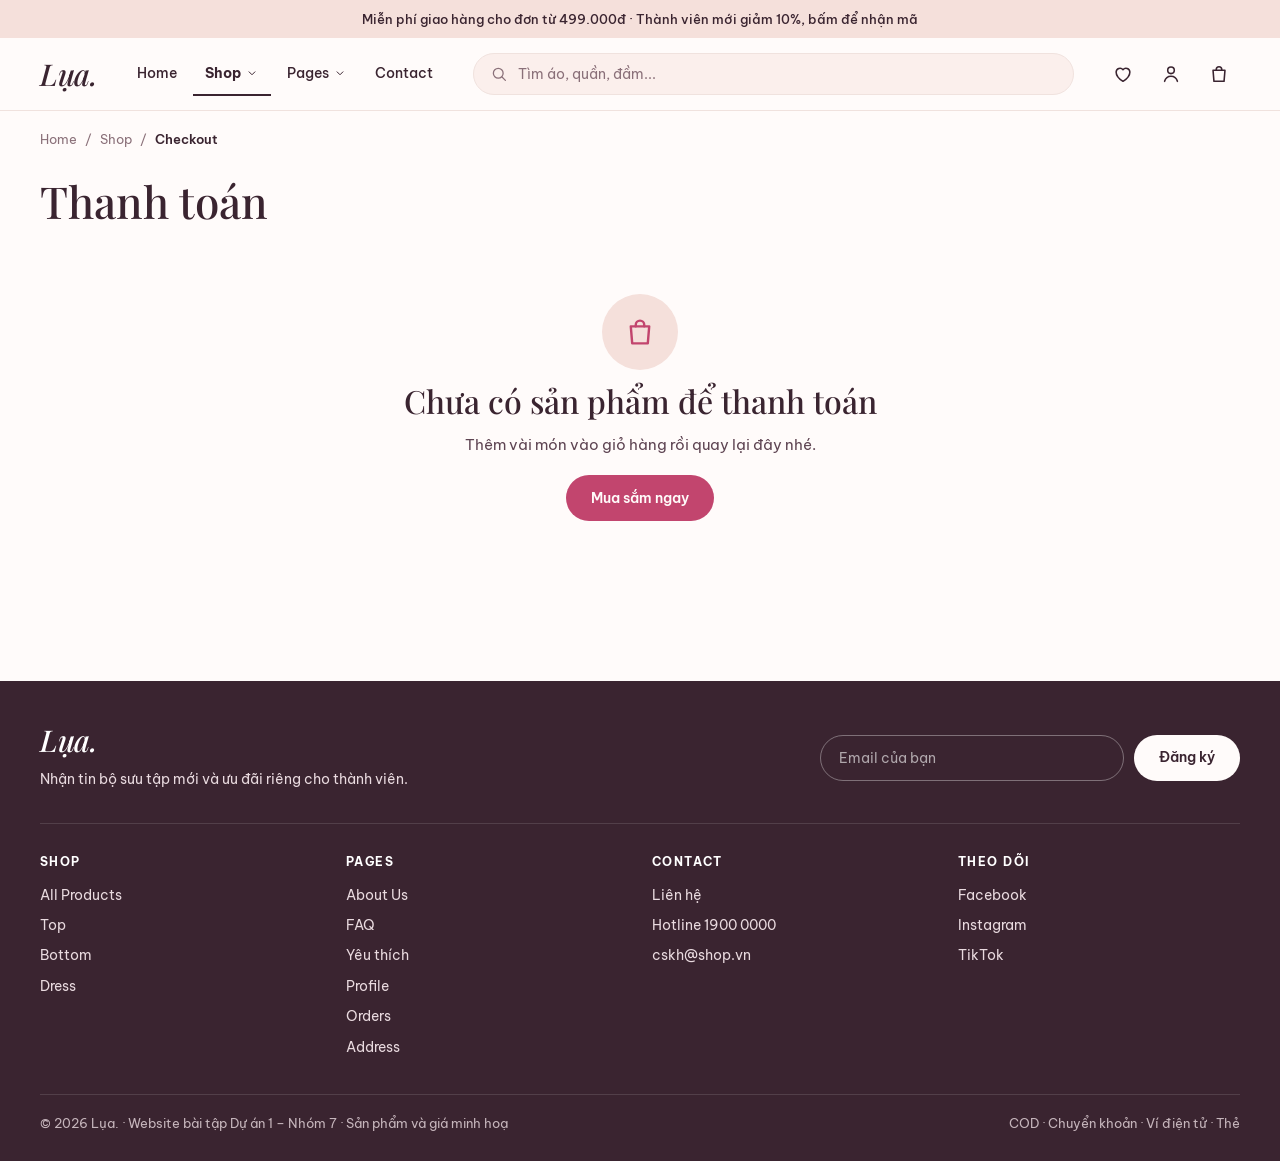
<file: checkout.html>
<!doctype html>
<html lang="vi">
<head>
  <meta charset="utf-8">
  <meta name="viewport" content="width=device-width, initial-scale=1">
  <title>Thanh toán · Lụa.</title>
  <meta name="description" content="Lụa. – shop thời trang nữ: áo, quần, chân váy và đầm màu pastel. Website bài tập Nhóm 7.">
  <meta name="theme-color" content="#FFFBFA">
  <link rel="icon" href="images/favicon.svg" type="image/svg+xml">
  <link rel="preconnect" href="https://fonts.googleapis.com">
  <link rel="preconnect" href="https://fonts.gstatic.com" crossorigin>
  <link rel="stylesheet" href="https://fonts.googleapis.com/css2?family=Be+Vietnam+Pro:wght@400;500;600;700&amp;family=Playfair+Display:ital,wght@0,400..700;1,400..700&amp;display=swap">
  <link rel="stylesheet" href="style.css">
</head>
<body data-page="checkout">
  <a class="skip" href="#main">Bỏ qua menu</a>
  <div class="announce">
    <button type="button" data-open="promo"><span class="d-only">Miễn phí giao hàng cho đơn từ 499.000đ · Thành viên mới giảm 10%, bấm để nhận mã</span><span class="m-only">Giảm 10% cho đơn đầu tiên · Nhận mã</span></button>
  </div>
  <header class="site-header">
    <div class="wrap header-row">
      <div class="h-left m-only">
        <button type="button" class="icon-btn" data-open="menu" aria-label="Mở menu"><svg viewBox="0 0 24 24" fill="none" stroke="currentColor" stroke-width="1.7" stroke-linecap="round" stroke-linejoin="round" aria-hidden="true"><path d="M4 7h16M4 12h16M4 17h11"/></svg></button>
        <button type="button" class="icon-btn" data-open="search" aria-label="Tìm kiếm"><svg viewBox="0 0 24 24" fill="none" stroke="currentColor" stroke-width="1.7" stroke-linecap="round" stroke-linejoin="round" aria-hidden="true"><circle cx="11" cy="11" r="6.5"/><path d="m16 16 4.5 4.5"/></svg></button>
      </div>
      <a class="logo" href="index.html" aria-label="Lụa. – về trang chủ">Lụa.</a>
      <nav class="main-nav d-only" aria-label="Menu chính">
        <a href="index.html">Home</a>
        <div class="dd">
          <a href="all-products.html" class="on">Shop <svg viewBox="0 0 24 24" fill="none" stroke="currentColor" stroke-width="1.7" stroke-linecap="round" stroke-linejoin="round" aria-hidden="true"><path d="m7 10 5 5 5-5"/></svg></a>
          <div class="dd-menu">
            <a href="all-products.html">All Products</a>
            <a href="top.html">Top</a>
            <a href="bottom.html">Bottom</a>
            <a href="dress.html">Dress</a>
            <a href="cart.html">Shopping Cart</a>
            <a href="checkout.html">Checkout</a>
          </div>
        </div>
        <div class="dd">
          <button type="button">Pages <svg viewBox="0 0 24 24" fill="none" stroke="currentColor" stroke-width="1.7" stroke-linecap="round" stroke-linejoin="round" aria-hidden="true"><path d="m7 10 5 5 5-5"/></svg></button>
          <div class="dd-menu">
            <a href="about.html">About Us</a>
            <a href="faq.html">FAQ</a>
            <button type="button" data-open="wish">Yêu thích</button>
            <a href="profile.html">Profile</a>
            <a href="orders.html">Orders</a>
            <a href="address.html">Address</a>
          </div>
        </div>
        <a href="contact.html">Contact</a>
      </nav>
      <form class="search d-only" action="all-products.html" role="search">
        <svg viewBox="0 0 24 24" fill="none" stroke="currentColor" stroke-width="1.7" stroke-linecap="round" stroke-linejoin="round" aria-hidden="true"><circle cx="11" cy="11" r="6.5"/><path d="m16 16 4.5 4.5"/></svg>
        <input type="search" name="q" placeholder="Tìm áo, quần, đầm..." aria-label="Tìm sản phẩm" maxlength="60">
      </form>
      <div class="header-icons">
        <button type="button" class="icon-btn" data-open="wish" aria-label="Yêu thích"><svg viewBox="0 0 24 24" fill="none" stroke="currentColor" stroke-width="1.7" stroke-linecap="round" stroke-linejoin="round" aria-hidden="true"><path d="M12 20s-7.5-4.6-7.5-10.2A4.3 4.3 0 0 1 12 7.3a4.3 4.3 0 0 1 7.5 2.5C19.5 15.4 12 20 12 20z"/></svg></button>
        <a class="icon-btn d-only" href="profile.html" aria-label="Tài khoản"><svg viewBox="0 0 24 24" fill="none" stroke="currentColor" stroke-width="1.7" stroke-linecap="round" stroke-linejoin="round" aria-hidden="true"><circle cx="12" cy="8" r="3.6"/><path d="M5 20c1-3.6 3.8-5.6 7-5.6s6 2 7 5.6"/></svg></a>
        <button type="button" class="icon-btn" data-open="bag" aria-label="Giỏ hàng"><svg viewBox="0 0 24 24" fill="none" stroke="currentColor" stroke-width="1.7" stroke-linecap="round" stroke-linejoin="round" aria-hidden="true"><path d="M5.5 8h13l-1 12h-11l-1-12z"/><path d="M9 8V7a3 3 0 0 1 6 0v1"/></svg><span class="count-dot zero" data-cart-count>0</span></button>
      </div>
    </div>
  </header>

  <main id="main" class="wrap page">
    <div class="subbar m-only">
      <a href="cart.html" aria-label="Quay lại"><svg viewBox="0 0 24 24" fill="none" stroke="currentColor" stroke-width="1.7" stroke-linecap="round" stroke-linejoin="round" aria-hidden="true"><path d="m14 6-6 6 6 6"/></svg></a>
      <span>Thanh toán</span>
      <small>SHOP</small>
    </div>
    <nav class="crumbs d-only" aria-label="Đường dẫn"><a href="index.html">Home</a><span>/</span><a href="all-products.html">Shop</a><span>/</span><b>Checkout</b></nav>
    <h1 class="page-title" id="coTitle">Thanh toán</h1>

    <div class="empty-state" id="coEmpty" hidden>
      <span class="empty-ic"><svg viewBox="0 0 24 24" fill="none" stroke="currentColor" stroke-width="1.7" stroke-linecap="round" stroke-linejoin="round" aria-hidden="true"><path d="M5.5 8h13l-1 12h-11l-1-12z"/><path d="M9 8V7a3 3 0 0 1 6 0v1"/></svg></span>
      <h2>Chưa có sản phẩm để thanh toán</h2>
      <p>Thêm vài món vào giỏ hàng rồi quay lại đây nhé.</p>
      <a class="btn btn-pink" href="all-products.html">Mua sắm ngay</a>
    </div>

    <form id="coForm" class="co-grid" novalidate hidden>
      <div class="co-main">
        <div class="alert" id="coAlert" role="alert" tabindex="-1" hidden></div>

        <section class="co-step" aria-labelledby="s1">
          <h2 id="s1"><span class="num">1</span>Thông tin liên hệ</h2>
          <div class="fields">
            <label class="field"><span>Email</span><input name="email" type="email" autocomplete="email" placeholder="ban@email.com" maxlength="80"><small class="err" aria-live="polite"></small></label>
            <label class="field"><span>Số điện thoại</span><input name="phone" type="tel" autocomplete="tel" inputmode="tel" placeholder="0901 234 567" maxlength="14"><small class="err" aria-live="polite"></small></label>
          </div>
        </section>

        <section class="co-step" aria-labelledby="s2">
          <div class="step-head">
            <h2 id="s2"><span class="num">2</span>Địa chỉ giao hàng</h2>
            <a class="link" href="address.html">Quản lý sổ địa chỉ</a>
          </div>
          <div class="opts" id="addrChoices" role="radiogroup" aria-labelledby="s2"></div>
          <small class="err block" id="addrErr" aria-live="polite"></small>
          <div class="box-form" id="addrNew" hidden>
            <p class="box-title">Địa chỉ mới</p>
          <div class="fields">
            <label class="field"><span>Họ và tên</span><input name="aName" type="text" autocomplete="name" placeholder="Họ tên người nhận" maxlength="60"><small class="err" aria-live="polite"></small></label>
            <label class="field"><span>Số điện thoại</span><input name="aPhone" type="tel" autocomplete="tel" inputmode="tel" placeholder="Ví dụ: 0901 234 567" maxlength="14"><small class="err" aria-live="polite"></small></label>
            <label class="field"><span>Tỉnh / Thành phố</span><select name="aCity" data-cities><option value="">Chọn tỉnh / thành phố</option></select><small class="err" aria-live="polite"></small></label>
            <label class="field"><span>Địa chỉ cụ thể</span><input name="aDetail" type="text" autocomplete="street-address" placeholder="Số nhà, tên đường, phường/xã" maxlength="120"><small class="err" aria-live="polite"></small></label>
          </div>
          <div class="addr-extra">
            <div class="seg" role="radiogroup" aria-label="Loại địa chỉ">
              <label><input type="radio" name="aLabel" value="Nhà riêng" checked><span>Nhà riêng</span></label>
              <label><input type="radio" name="aLabel" value="Văn phòng"><span>Văn phòng</span></label>
            </div>
            <label class="check"><input type="checkbox" name="aDefault"> Đặt làm địa chỉ mặc định</label>
          </div>
            <label class="check"><input type="checkbox" name="aSave" checked> Lưu vào sổ địa chỉ</label>
          </div>
        </section>

        <section class="co-step" aria-labelledby="s3">
          <h2 id="s3"><span class="num">3</span>Vận chuyển</h2>
          <div class="opts">
            <label class="opt"><input type="radio" name="ship" value="standard" checked><span class="opt-ic"><svg viewBox="0 0 24 24" fill="none" stroke="currentColor" stroke-width="1.7" stroke-linecap="round" stroke-linejoin="round" aria-hidden="true"><path d="M3 7h11v9H3zM14 10h4l3 3v3h-7"/><circle cx="7" cy="17.5" r="1.6"/><circle cx="17" cy="17.5" r="1.6"/></svg></span><span class="opt-txt"><b>Giao tiêu chuẩn</b><small>Nhận hàng sau 2–3 ngày</small></span><span class="opt-right" data-right="standard"></span></label>
            <label class="opt"><input type="radio" name="ship" value="express"><span class="opt-ic"><svg viewBox="0 0 24 24" fill="none" stroke="currentColor" stroke-width="1.7" stroke-linecap="round" stroke-linejoin="round" aria-hidden="true"><path d="M13 3 5.5 13.5H12L11 21l7.5-10.5H12z"/></svg></span><span class="opt-txt"><b>Giao hoả tốc</b><small>Trong ngày, chỉ nội thành TP. Hồ Chí Minh</small></span><span class="opt-right" data-right="express">35.000đ</span></label>
          </div>
        </section>

        <section class="co-step" aria-labelledby="s4">
          <h2 id="s4"><span class="num">4</span>Thanh toán</h2>
          <div class="opts">
            <label class="opt"><input type="radio" name="pay" value="cod" checked><span class="opt-ic"><svg viewBox="0 0 24 24" fill="none" stroke="currentColor" stroke-width="1.7" stroke-linecap="round" stroke-linejoin="round" aria-hidden="true"><rect x="3" y="6.5" width="18" height="11" rx="2"/><circle cx="12" cy="12" r="2.6"/><path d="M6.5 9.5v5M17.5 9.5v5"/></svg></span><span class="opt-txt"><b>Thanh toán khi nhận hàng (COD)</b><small>Trả tiền mặt cho người giao hàng</small></span><span class="opt-right" data-right="cod"></span></label>
            <label class="opt"><input type="radio" name="pay" value="bank"><span class="opt-ic"><svg viewBox="0 0 24 24" fill="none" stroke="currentColor" stroke-width="1.7" stroke-linecap="round" stroke-linejoin="round" aria-hidden="true"><path d="M3.5 9.5 12 4.5l8.5 5"/><path d="M5.5 10v7M10 10v7M14 10v7M18.5 10v7M3.5 19.5h17"/></svg></span><span class="opt-txt"><b>Chuyển khoản ngân hàng</b><small>Quét mã QR sau khi đặt hàng</small></span><span class="opt-right" data-right="bank"></span></label>
            <label class="opt"><input type="radio" name="pay" value="wallet"><span class="opt-ic"><svg viewBox="0 0 24 24" fill="none" stroke="currentColor" stroke-width="1.7" stroke-linecap="round" stroke-linejoin="round" aria-hidden="true"><path d="M4 7.5h14.5a2 2 0 0 1 2 2v8a2 2 0 0 1-2 2h-13a1.5 1.5 0 0 1-1.5-1.5V6a1.5 1.5 0 0 1 1.5-1.5H16"/><circle cx="16.5" cy="13.5" r="1.2"/></svg></span><span class="opt-txt"><b>Ví điện tử</b><small>Thanh toán qua ví đã liên kết</small></span><span class="opt-right" data-right="wallet"></span></label>
            <label class="opt"><input type="radio" name="pay" value="card"><span class="opt-ic"><svg viewBox="0 0 24 24" fill="none" stroke="currentColor" stroke-width="1.7" stroke-linecap="round" stroke-linejoin="round" aria-hidden="true"><rect x="3" y="5.5" width="18" height="13" rx="2"/><path d="M3 10h18M6.5 15h4"/></svg></span><span class="opt-txt"><b>Thẻ ngân hàng</b><small>Thẻ nội địa hoặc Visa / Mastercard</small></span><span class="opt-right" data-right="card"></span></label>
          </div>
          <p class="demo-note"><svg viewBox="0 0 24 24" fill="none" stroke="currentColor" stroke-width="1.7" stroke-linecap="round" stroke-linejoin="round" aria-hidden="true"><path d="M12 3.5 5 6v5.5c0 4.2 3 7.6 7 9 4-1.4 7-4.8 7-9V6z"/><path d="m9 12 2.2 2.2L15.5 10"/></svg> Bản nháp của bài tập: không nhập thông tin thẻ và không thu tiền thật.</p>
        </section>

        <label class="field wide"><span>Ghi chú đơn hàng</span><textarea name="note" rows="3" maxlength="300" placeholder="Ví dụ: gói quà, giao giờ hành chính..."></textarea></label>
      </div>

      <aside class="summary co-summary" aria-labelledby="sumTitle">
        <h2 id="sumTitle">Đơn hàng</h2>
        <div class="sum-items" id="sumItems"></div>
        <div id="sumCoupon"></div>
        <div class="sum-rows" id="sumRows"></div>
        <button class="btn btn-pink btn-block" id="placeOrder">Đặt hàng</button>
        <p class="note"><svg viewBox="0 0 24 24" fill="none" stroke="currentColor" stroke-width="1.7" stroke-linecap="round" stroke-linejoin="round" aria-hidden="true"><path d="M12 3.5 5 6v5.5c0 4.2 3 7.6 7 9 4-1.4 7-4.8 7-9V6z"/><path d="m9 12 2.2 2.2L15.5 10"/></svg> Thông tin của bạn chỉ lưu trên trình duyệt này.</p>
      </aside>
    </form>

    <section class="success" id="coDone" hidden aria-live="polite"></section>
  </main>

  <footer class="site-footer" id="lien-he">
    <div class="wrap">
      <div class="f-top">
        <div>
          <a class="logo" href="index.html">Lụa.</a>
          <p>Nhận tin bộ sưu tập mới và ưu đãi riêng cho thành viên.</p>
        </div>
        <form class="f-news" id="newsForm">
          <input type="email" required placeholder="Email của bạn" aria-label="Email nhận tin">
          <button class="btn btn-light">Đăng ký</button>
        </form>
      </div>
      <div class="f-cols">
        <div>
          <h4>SHOP</h4>
          <a href="all-products.html">All Products</a>
          <a href="top.html">Top</a>
          <a href="bottom.html">Bottom</a>
          <a href="dress.html">Dress</a>
        </div>
        <div>
          <h4>PAGES</h4>
          <a href="about.html">About Us</a>
          <a href="faq.html">FAQ</a>
          <button type="button" data-open="wish">Yêu thích</button>
          <a href="profile.html">Profile</a>
          <a href="orders.html">Orders</a>
          <a href="address.html">Address</a>
        </div>
        <div>
          <h4>CONTACT</h4>
          <a href="contact.html">Liên hệ</a>
          <span>Hotline 1900 0000</span>
          <span>cskh@shop.vn</span>
        </div>
        <div>
          <h4>THEO DÕI</h4>
          <span>Facebook</span>
          <span>Instagram</span>
          <span>TikTok</span>
        </div>
      </div>
      <div class="f-bottom">
        <span>© 2026 Lụa. · Website bài tập Dự án 1 – Nhóm 7 · Sản phẩm và giá minh hoạ</span>
        <span>COD · Chuyển khoản · Ví điện tử · Thẻ</span>
      </div>
    </div>
  </footer>

  <dialog id="menu" class="drawer drawer-left" aria-label="Menu">
    <div class="drawer-head">
      <a class="logo" href="index.html">Lụa.</a>
      <button type="button" class="x" data-close aria-label="Đóng"><svg viewBox="0 0 24 24" fill="none" stroke="currentColor" stroke-width="1.7" stroke-linecap="round" stroke-linejoin="round" aria-hidden="true"><path d="M6 6l12 12M18 6 6 18"/></svg></button>
    </div>
    <nav class="menu-nav" aria-label="Menu">
      <a class="menu-top" href="index.html">Home</a>
      <p class="menu-label">Shop</p>
      <a href="all-products.html">All Products</a>
      <a href="top.html">Top</a>
      <a href="bottom.html">Bottom</a>
      <a href="dress.html">Dress</a>
      <a href="cart.html">Shopping Cart</a>
      <a href="checkout.html">Checkout</a>
      <p class="menu-label">Pages</p>
      <a href="about.html">About Us</a>
      <a href="faq.html">FAQ</a>
      <button type="button" data-open="wish">Yêu thích</button>
      <a href="orders.html">Orders</a>
      <a href="address.html">Address</a>
      <a class="menu-top" href="contact.html">Contact</a>
    </nav>
    <div class="btn-row">
      <a class="btn btn-pink btn-sm" href="profile.html"><svg viewBox="0 0 24 24" fill="none" stroke="currentColor" stroke-width="1.7" stroke-linecap="round" stroke-linejoin="round" aria-hidden="true"><circle cx="12" cy="8" r="3.6"/><path d="M5 20c1-3.6 3.8-5.6 7-5.6s6 2 7 5.6"/></svg> Tài khoản của tôi</a>
    </div>
  </dialog>

  <dialog id="search" class="search-sheet" aria-label="Tìm kiếm">
    <form action="all-products.html" role="search">
      <div class="search">
        <svg viewBox="0 0 24 24" fill="none" stroke="currentColor" stroke-width="1.7" stroke-linecap="round" stroke-linejoin="round" aria-hidden="true"><circle cx="11" cy="11" r="6.5"/><path d="m16 16 4.5 4.5"/></svg>
        <input type="search" name="q" placeholder="Tìm áo, quần, đầm..." aria-label="Tìm sản phẩm" maxlength="60">
      </div>
      <button class="btn btn-pink btn-sm">Tìm</button>
    </form>
  </dialog>

  <dialog id="quick" class="modal sheet" aria-labelledby="quickName">
    <form id="quickForm">
      <button type="button" class="x" data-close aria-label="Đóng"><svg viewBox="0 0 24 24" fill="none" stroke="currentColor" stroke-width="1.7" stroke-linecap="round" stroke-linejoin="round" aria-hidden="true"><path d="M6 6l12 12M18 6 6 18"/></svg></button>
      <div class="q-head">
        <img id="quickImg" src="images/p11.jpg" alt="" width="720" height="960">
        <div>
          <p class="card-cat" id="quickCat"></p>
          <h3 id="quickName"></h3>
          <p class="card-price" id="quickPrice"></p>
        </div>
      </div>
      <div class="q-row"><span>Size: <b id="quickSizeLabel"></b></span><button type="button" class="link" data-open="sizeGuide">Hướng dẫn chọn size</button></div>
      <div class="choice" id="quickSizes" role="radiogroup" aria-label="Chọn size"></div>
      <div class="q-row"><span>Màu: <b id="quickColorLabel"></b></span></div>
      <div class="choice" id="quickColors" role="radiogroup" aria-label="Chọn màu"></div>
      <div class="q-buy">
        <div class="qty">
          <button type="button" data-step="-1" aria-label="Bớt 1">−</button>
          <input id="quickQty" value="1" inputmode="numeric" aria-label="Số lượng">
          <button type="button" data-step="1" aria-label="Thêm 1">+</button>
        </div>
        <button class="btn btn-pink" id="quickSubmit">Thêm vào giỏ</button>
      </div>
    </form>
  </dialog>

  <dialog id="bag" class="drawer drawer-right" aria-labelledby="bagTitle">
    <div class="drawer-head">
      <h2 id="bagTitle">Giỏ hàng (0)</h2>
      <button type="button" class="x" data-close aria-label="Đóng"><svg viewBox="0 0 24 24" fill="none" stroke="currentColor" stroke-width="1.7" stroke-linecap="round" stroke-linejoin="round" aria-hidden="true"><path d="M6 6l12 12M18 6 6 18"/></svg></button>
    </div>
    <div class="ship-note" id="shipNote" hidden>
      <span id="shipText"></span>
      <div class="ship-bar"><span id="shipBar"></span></div>
    </div>
    <div class="rows" id="bagRows"></div>
    <div class="bag-foot" id="bagFoot" hidden>
      <div class="bag-total"><span>Tạm tính</span><b id="bagTotal">0đ</b></div>
      <p class="note">Phí giao hàng và mã giảm giá tính ở bước thanh toán.</p>
      <a class="btn btn-pink btn-block" href="checkout.html">Thanh toán</a>
      <a class="btn btn-line btn-block" href="cart.html">Xem giỏ hàng</a>
      <button type="button" class="link" data-close>Tiếp tục mua sắm</button>
    </div>
  </dialog>

  <dialog id="wish" class="drawer drawer-right" aria-labelledby="wishTitle">
    <div class="drawer-head">
      <h2 id="wishTitle">Yêu thích (0)</h2>
      <button type="button" class="x" data-close aria-label="Đóng"><svg viewBox="0 0 24 24" fill="none" stroke="currentColor" stroke-width="1.7" stroke-linecap="round" stroke-linejoin="round" aria-hidden="true"><path d="M6 6l12 12M18 6 6 18"/></svg></button>
    </div>
    <div class="rows" id="wishRows"></div>
  </dialog>

  <dialog id="sizeGuide" class="modal" aria-labelledby="sizeTitle">
    <button type="button" class="x" data-close aria-label="Đóng"><svg viewBox="0 0 24 24" fill="none" stroke="currentColor" stroke-width="1.7" stroke-linecap="round" stroke-linejoin="round" aria-hidden="true"><path d="M6 6l12 12M18 6 6 18"/></svg></button>
    <h2 id="sizeTitle">Bảng size</h2>
    <p class="lead">Đối chiếu chiều cao và cân nặng. Nếu nằm giữa hai size, nên chọn size lớn hơn.</p>
    <table class="size-table">
      <thead><tr><th>Size</th><th>Chiều cao</th><th>Cân nặng</th><th>Vòng eo</th></tr></thead>
      <tbody>
        <tr><td>S</td><td>1m50 – 1m55</td><td>40 – 45 kg</td><td>62 – 66 cm</td></tr>
        <tr><td>M</td><td>1m55 – 1m60</td><td>45 – 50 kg</td><td>66 – 70 cm</td></tr>
        <tr><td>L</td><td>1m60 – 1m65</td><td>50 – 55 kg</td><td>70 – 74 cm</td></tr>
        <tr><td>XL</td><td>1m65 – 1m70</td><td>55 – 62 kg</td><td>74 – 78 cm</td></tr>
      </tbody>
    </table>
  </dialog>

  <dialog id="promo" class="promo" aria-labelledby="promoTitle">
    <button type="button" class="x" data-close aria-label="Đóng"><svg viewBox="0 0 24 24" fill="none" stroke="currentColor" stroke-width="1.7" stroke-linecap="round" stroke-linejoin="round" aria-hidden="true"><path d="M6 6l12 12M18 6 6 18"/></svg></button>
    <img src="images/promo.jpg" alt="" width="1000" height="400">
    <div class="promo-body">
      <p class="eyebrow">Thành viên mới</p>
      <h3 id="promoTitle">Giảm 10% cho đơn đầu tiên</h3>
      <form id="promoForm" class="stack">
        <p>Để lại email, Lụa. gửi mã giảm giá và báo sớm khi có bộ sưu tập mới.</p>
        <input type="email" required placeholder="Email của bạn" aria-label="Email nhận mã">
        <button class="btn btn-pink">Nhận mã giảm giá</button>
        <button type="button" class="later" data-close>Để sau</button>
      </form>
      <div id="promoDone" class="stack" hidden>
        <p>Mã giảm 10% của bạn, nhập ở bước thanh toán:</p>
        <span class="code">LUA10</span>
        <button type="button" class="btn btn-line" data-close>Tiếp tục mua sắm</button>
      </div>
    </div>
  </dialog>

  <div class="toast" id="toast" role="status" aria-live="polite" hidden>
    <span class="toast-ic"><svg viewBox="0 0 24 24" fill="none" stroke="currentColor" stroke-width="1.7" stroke-linecap="round" stroke-linejoin="round" aria-hidden="true"><path d="m5 12.5 4.5 4.5L19 7.5"/></svg></span>
    <div><b id="toastTitle"></b><small id="toastText"></small></div>
    <button type="button" class="x" data-toast-close aria-label="Đóng"><svg viewBox="0 0 24 24" fill="none" stroke="currentColor" stroke-width="1.7" stroke-linecap="round" stroke-linejoin="round" aria-hidden="true"><path d="M6 6l12 12M18 6 6 18"/></svg></button>
    <div class="toast-actions" id="toastActions">
      <button type="button" class="btn btn-line btn-sm" data-toast-close>Mua tiếp</button>
      <button type="button" class="btn btn-pink btn-sm" data-open="bag">Xem giỏ hàng</button>
    </div>
  </div>

  <script src="app.js"></script>
  <script src="pages.js"></script>
</body>
</html>
</file>
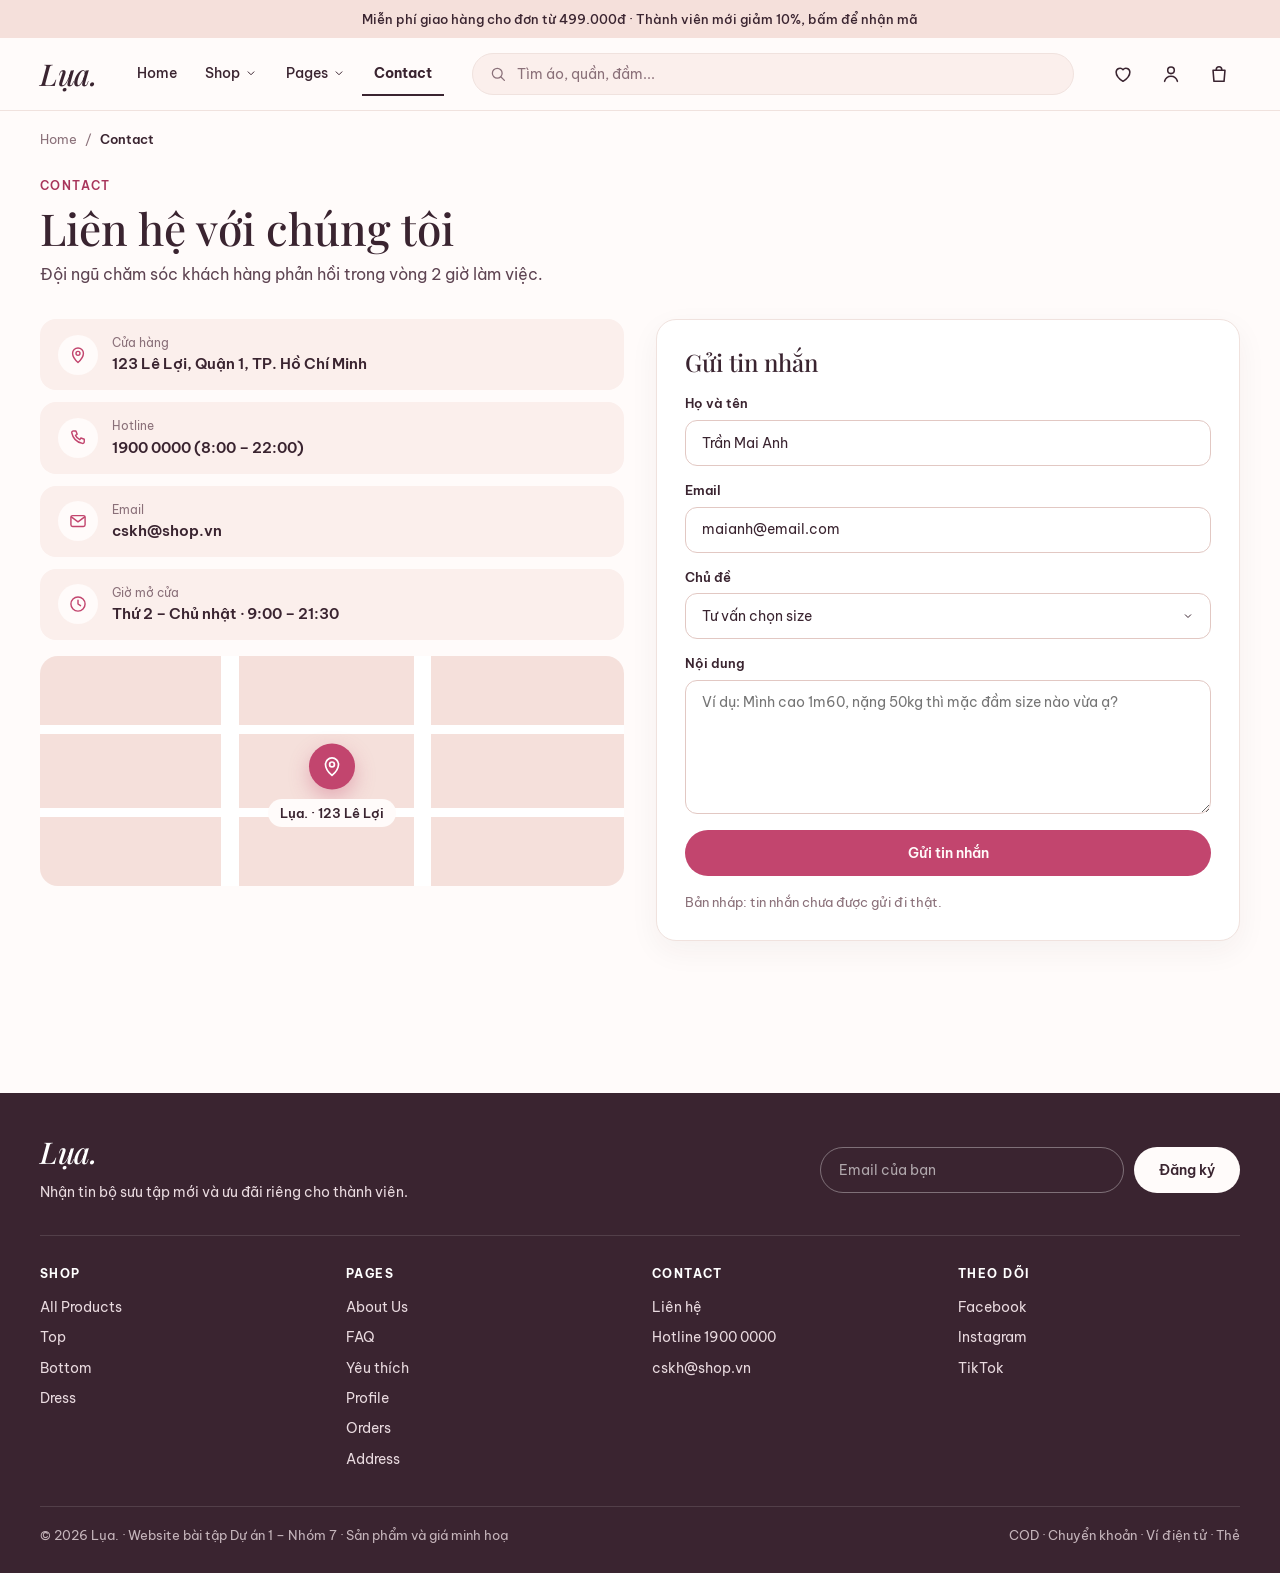
<file: contact.html>
<!doctype html>
<html lang="vi">
<head>
  <meta charset="utf-8">
  <meta name="viewport" content="width=device-width, initial-scale=1">
  <title>Liên hệ · Lụa.</title>
  <meta name="description" content="Lụa. – shop thời trang nữ: áo, quần, chân váy và đầm màu pastel. Website bài tập Nhóm 7.">
  <meta name="theme-color" content="#FFFBFA">
  <link rel="icon" href="images/favicon.svg" type="image/svg+xml">
  <link rel="preconnect" href="https://fonts.googleapis.com">
  <link rel="preconnect" href="https://fonts.gstatic.com" crossorigin>
  <link rel="stylesheet" href="https://fonts.googleapis.com/css2?family=Be+Vietnam+Pro:wght@400;500;600;700&amp;family=Playfair+Display:ital,wght@0,400..700;1,400..700&amp;display=swap">
  <link rel="stylesheet" href="style.css">
</head>
<body data-page="contact">
  <a class="skip" href="#main">Bỏ qua menu</a>
  <div class="announce">
    <button type="button" data-open="promo"><span class="d-only">Miễn phí giao hàng cho đơn từ 499.000đ · Thành viên mới giảm 10%, bấm để nhận mã</span><span class="m-only">Giảm 10% cho đơn đầu tiên · Nhận mã</span></button>
  </div>
  <header class="site-header">
    <div class="wrap header-row">
      <div class="h-left m-only">
        <button type="button" class="icon-btn" data-open="menu" aria-label="Mở menu"><svg viewBox="0 0 24 24" fill="none" stroke="currentColor" stroke-width="1.7" stroke-linecap="round" stroke-linejoin="round" aria-hidden="true"><path d="M4 7h16M4 12h16M4 17h11"/></svg></button>
        <button type="button" class="icon-btn" data-open="search" aria-label="Tìm kiếm"><svg viewBox="0 0 24 24" fill="none" stroke="currentColor" stroke-width="1.7" stroke-linecap="round" stroke-linejoin="round" aria-hidden="true"><circle cx="11" cy="11" r="6.5"/><path d="m16 16 4.5 4.5"/></svg></button>
      </div>
      <a class="logo" href="index.html" aria-label="Lụa. – về trang chủ">Lụa.</a>
      <nav class="main-nav d-only" aria-label="Menu chính">
        <a href="index.html">Home</a>
        <div class="dd">
          <a href="all-products.html">Shop <svg viewBox="0 0 24 24" fill="none" stroke="currentColor" stroke-width="1.7" stroke-linecap="round" stroke-linejoin="round" aria-hidden="true"><path d="m7 10 5 5 5-5"/></svg></a>
          <div class="dd-menu">
            <a href="all-products.html">All Products</a>
            <a href="top.html">Top</a>
            <a href="bottom.html">Bottom</a>
            <a href="dress.html">Dress</a>
            <a href="cart.html">Shopping Cart</a>
            <a href="checkout.html">Checkout</a>
          </div>
        </div>
        <div class="dd">
          <button type="button">Pages <svg viewBox="0 0 24 24" fill="none" stroke="currentColor" stroke-width="1.7" stroke-linecap="round" stroke-linejoin="round" aria-hidden="true"><path d="m7 10 5 5 5-5"/></svg></button>
          <div class="dd-menu">
            <a href="about.html">About Us</a>
            <a href="faq.html">FAQ</a>
            <button type="button" data-open="wish">Yêu thích</button>
            <a href="profile.html">Profile</a>
            <a href="orders.html">Orders</a>
            <a href="address.html">Address</a>
          </div>
        </div>
        <a href="contact.html" class="on" aria-current="page">Contact</a>
      </nav>
      <form class="search d-only" action="all-products.html" role="search">
        <svg viewBox="0 0 24 24" fill="none" stroke="currentColor" stroke-width="1.7" stroke-linecap="round" stroke-linejoin="round" aria-hidden="true"><circle cx="11" cy="11" r="6.5"/><path d="m16 16 4.5 4.5"/></svg>
        <input type="search" name="q" placeholder="Tìm áo, quần, đầm..." aria-label="Tìm sản phẩm" maxlength="60">
      </form>
      <div class="header-icons">
        <button type="button" class="icon-btn" data-open="wish" aria-label="Yêu thích"><svg viewBox="0 0 24 24" fill="none" stroke="currentColor" stroke-width="1.7" stroke-linecap="round" stroke-linejoin="round" aria-hidden="true"><path d="M12 20s-7.5-4.6-7.5-10.2A4.3 4.3 0 0 1 12 7.3a4.3 4.3 0 0 1 7.5 2.5C19.5 15.4 12 20 12 20z"/></svg></button>
        <a class="icon-btn d-only" href="profile.html" aria-label="Tài khoản"><svg viewBox="0 0 24 24" fill="none" stroke="currentColor" stroke-width="1.7" stroke-linecap="round" stroke-linejoin="round" aria-hidden="true"><circle cx="12" cy="8" r="3.6"/><path d="M5 20c1-3.6 3.8-5.6 7-5.6s6 2 7 5.6"/></svg></a>
        <button type="button" class="icon-btn" data-open="bag" aria-label="Giỏ hàng"><svg viewBox="0 0 24 24" fill="none" stroke="currentColor" stroke-width="1.7" stroke-linecap="round" stroke-linejoin="round" aria-hidden="true"><path d="M5.5 8h13l-1 12h-11l-1-12z"/><path d="M9 8V7a3 3 0 0 1 6 0v1"/></svg><span class="count-dot zero" data-cart-count>0</span></button>
      </div>
    </div>
  </header>

  <main id="main" class="wrap page">
    <div class="subbar m-only">
      <a href="index.html" aria-label="Quay lại"><svg viewBox="0 0 24 24" fill="none" stroke="currentColor" stroke-width="1.7" stroke-linecap="round" stroke-linejoin="round" aria-hidden="true"><path d="m14 6-6 6 6 6"/></svg></a>
      <span>Contact</span>
      <small>PAGES</small>
    </div>
    <nav class="crumbs d-only" aria-label="Đường dẫn"><a href="index.html">Home</a><span>/</span><b>Contact</b></nav>
    <div class="page-intro">
      <p class="eyebrow">Contact</p>
      <h1>Liên hệ với chúng tôi</h1>
      <p class="lead">Đội ngũ chăm sóc khách hàng phản hồi trong vòng 2 giờ làm việc.</p>
    </div>
    <div class="contact-grid">
      <div>
        <ul class="info-list">
          <li><span class="ic"><svg viewBox="0 0 24 24" fill="none" stroke="currentColor" stroke-width="1.7" stroke-linecap="round" stroke-linejoin="round" aria-hidden="true"><path d="M12 21s-6.5-5.6-6.5-11a6.5 6.5 0 0 1 13 0c0 5.4-6.5 11-6.5 11z"/><circle cx="12" cy="10" r="2.4"/></svg></span><div><small>Cửa hàng</small><b>123 Lê Lợi, Quận 1, TP. Hồ Chí Minh</b></div></li>
          <li><span class="ic"><svg viewBox="0 0 24 24" fill="none" stroke="currentColor" stroke-width="1.7" stroke-linecap="round" stroke-linejoin="round" aria-hidden="true"><path d="M6.5 3.5h3l1.5 4-2 1.3a11 11 0 0 0 5.2 5.2l1.3-2 4 1.5v3a2 2 0 0 1-2.2 2A16.5 16.5 0 0 1 4.5 5.7a2 2 0 0 1 2-2.2z"/></svg></span><div><small>Hotline</small><b>1900 0000 (8:00 – 22:00)</b></div></li>
          <li><span class="ic"><svg viewBox="0 0 24 24" fill="none" stroke="currentColor" stroke-width="1.7" stroke-linecap="round" stroke-linejoin="round" aria-hidden="true"><rect x="3.5" y="5.5" width="17" height="13" rx="2"/><path d="m4 7 8 6 8-6"/></svg></span><div><small>Email</small><b>cskh@shop.vn</b></div></li>
          <li><span class="ic"><svg viewBox="0 0 24 24" fill="none" stroke="currentColor" stroke-width="1.7" stroke-linecap="round" stroke-linejoin="round" aria-hidden="true"><circle cx="12" cy="12" r="8.5"/><path d="M12 7.5V12l3 2"/></svg></span><div><small>Giờ mở cửa</small><b>Thứ 2 – Chủ nhật · 9:00 – 21:30</b></div></li>
        </ul>
        <div class="map" role="img" aria-label="Bản đồ minh hoạ vị trí cửa hàng 123 Lê Lợi, Quận 1">
          <span class="map-pin"><svg viewBox="0 0 24 24" fill="none" stroke="currentColor" stroke-width="1.7" stroke-linecap="round" stroke-linejoin="round" aria-hidden="true"><path d="M12 21s-6.5-5.6-6.5-11a6.5 6.5 0 0 1 13 0c0 5.4-6.5 11-6.5 11z"/><circle cx="12" cy="10" r="2.4"/></svg></span>
          <span class="map-label">Lụa. · 123 Lê Lợi</span>
        </div>
      </div>
      <form class="form-card" id="contactForm" novalidate>
        <h2>Gửi tin nhắn</h2>
        <div class="fields one">
          <label class="field"><span>Họ và tên</span><input name="cName" type="text" autocomplete="name" maxlength="60"><small class="err" aria-live="polite"></small></label>
          <label class="field"><span>Email</span><input name="cEmail" type="email" autocomplete="email" maxlength="80"><small class="err" aria-live="polite"></small></label>
          <label class="field"><span>Chủ đề</span><select name="cTopic"><option>Tư vấn chọn size</option><option>Đơn hàng và giao hàng</option><option>Đổi trả</option><option>Hợp tác</option><option>Khác</option></select></label>
          <label class="field"><span>Nội dung</span><textarea name="cMsg" rows="5" maxlength="1000" placeholder="Ví dụ: Mình cao 1m60, nặng 50kg thì mặc đầm size nào vừa ạ?"></textarea><small class="err" aria-live="polite"></small></label>
        </div>
        <button class="btn btn-pink btn-block">Gửi tin nhắn</button>
        <p class="note">Bản nháp: tin nhắn chưa được gửi đi thật.</p>
      </form>
    </div>
  </main>

  <footer class="site-footer" id="lien-he">
    <div class="wrap">
      <div class="f-top">
        <div>
          <a class="logo" href="index.html">Lụa.</a>
          <p>Nhận tin bộ sưu tập mới và ưu đãi riêng cho thành viên.</p>
        </div>
        <form class="f-news" id="newsForm">
          <input type="email" required placeholder="Email của bạn" aria-label="Email nhận tin">
          <button class="btn btn-light">Đăng ký</button>
        </form>
      </div>
      <div class="f-cols">
        <div>
          <h4>SHOP</h4>
          <a href="all-products.html">All Products</a>
          <a href="top.html">Top</a>
          <a href="bottom.html">Bottom</a>
          <a href="dress.html">Dress</a>
        </div>
        <div>
          <h4>PAGES</h4>
          <a href="about.html">About Us</a>
          <a href="faq.html">FAQ</a>
          <button type="button" data-open="wish">Yêu thích</button>
          <a href="profile.html">Profile</a>
          <a href="orders.html">Orders</a>
          <a href="address.html">Address</a>
        </div>
        <div>
          <h4>CONTACT</h4>
          <a href="contact.html">Liên hệ</a>
          <span>Hotline 1900 0000</span>
          <span>cskh@shop.vn</span>
        </div>
        <div>
          <h4>THEO DÕI</h4>
          <span>Facebook</span>
          <span>Instagram</span>
          <span>TikTok</span>
        </div>
      </div>
      <div class="f-bottom">
        <span>© 2026 Lụa. · Website bài tập Dự án 1 – Nhóm 7 · Sản phẩm và giá minh hoạ</span>
        <span>COD · Chuyển khoản · Ví điện tử · Thẻ</span>
      </div>
    </div>
  </footer>

  <dialog id="menu" class="drawer drawer-left" aria-label="Menu">
    <div class="drawer-head">
      <a class="logo" href="index.html">Lụa.</a>
      <button type="button" class="x" data-close aria-label="Đóng"><svg viewBox="0 0 24 24" fill="none" stroke="currentColor" stroke-width="1.7" stroke-linecap="round" stroke-linejoin="round" aria-hidden="true"><path d="M6 6l12 12M18 6 6 18"/></svg></button>
    </div>
    <nav class="menu-nav" aria-label="Menu">
      <a class="menu-top" href="index.html">Home</a>
      <p class="menu-label">Shop</p>
      <a href="all-products.html">All Products</a>
      <a href="top.html">Top</a>
      <a href="bottom.html">Bottom</a>
      <a href="dress.html">Dress</a>
      <a href="cart.html">Shopping Cart</a>
      <a href="checkout.html">Checkout</a>
      <p class="menu-label">Pages</p>
      <a href="about.html">About Us</a>
      <a href="faq.html">FAQ</a>
      <button type="button" data-open="wish">Yêu thích</button>
      <a href="orders.html">Orders</a>
      <a href="address.html">Address</a>
      <a class="menu-top" href="contact.html">Contact</a>
    </nav>
    <div class="btn-row">
      <a class="btn btn-pink btn-sm" href="profile.html"><svg viewBox="0 0 24 24" fill="none" stroke="currentColor" stroke-width="1.7" stroke-linecap="round" stroke-linejoin="round" aria-hidden="true"><circle cx="12" cy="8" r="3.6"/><path d="M5 20c1-3.6 3.8-5.6 7-5.6s6 2 7 5.6"/></svg> Tài khoản của tôi</a>
    </div>
  </dialog>

  <dialog id="search" class="search-sheet" aria-label="Tìm kiếm">
    <form action="all-products.html" role="search">
      <div class="search">
        <svg viewBox="0 0 24 24" fill="none" stroke="currentColor" stroke-width="1.7" stroke-linecap="round" stroke-linejoin="round" aria-hidden="true"><circle cx="11" cy="11" r="6.5"/><path d="m16 16 4.5 4.5"/></svg>
        <input type="search" name="q" placeholder="Tìm áo, quần, đầm..." aria-label="Tìm sản phẩm" maxlength="60">
      </div>
      <button class="btn btn-pink btn-sm">Tìm</button>
    </form>
  </dialog>

  <dialog id="quick" class="modal sheet" aria-labelledby="quickName">
    <form id="quickForm">
      <button type="button" class="x" data-close aria-label="Đóng"><svg viewBox="0 0 24 24" fill="none" stroke="currentColor" stroke-width="1.7" stroke-linecap="round" stroke-linejoin="round" aria-hidden="true"><path d="M6 6l12 12M18 6 6 18"/></svg></button>
      <div class="q-head">
        <img id="quickImg" src="images/p11.jpg" alt="" width="720" height="960">
        <div>
          <p class="card-cat" id="quickCat"></p>
          <h3 id="quickName"></h3>
          <p class="card-price" id="quickPrice"></p>
        </div>
      </div>
      <div class="q-row"><span>Size: <b id="quickSizeLabel"></b></span><button type="button" class="link" data-open="sizeGuide">Hướng dẫn chọn size</button></div>
      <div class="choice" id="quickSizes" role="radiogroup" aria-label="Chọn size"></div>
      <div class="q-row"><span>Màu: <b id="quickColorLabel"></b></span></div>
      <div class="choice" id="quickColors" role="radiogroup" aria-label="Chọn màu"></div>
      <div class="q-buy">
        <div class="qty">
          <button type="button" data-step="-1" aria-label="Bớt 1">−</button>
          <input id="quickQty" value="1" inputmode="numeric" aria-label="Số lượng">
          <button type="button" data-step="1" aria-label="Thêm 1">+</button>
        </div>
        <button class="btn btn-pink" id="quickSubmit">Thêm vào giỏ</button>
      </div>
    </form>
  </dialog>

  <dialog id="bag" class="drawer drawer-right" aria-labelledby="bagTitle">
    <div class="drawer-head">
      <h2 id="bagTitle">Giỏ hàng (0)</h2>
      <button type="button" class="x" data-close aria-label="Đóng"><svg viewBox="0 0 24 24" fill="none" stroke="currentColor" stroke-width="1.7" stroke-linecap="round" stroke-linejoin="round" aria-hidden="true"><path d="M6 6l12 12M18 6 6 18"/></svg></button>
    </div>
    <div class="ship-note" id="shipNote" hidden>
      <span id="shipText"></span>
      <div class="ship-bar"><span id="shipBar"></span></div>
    </div>
    <div class="rows" id="bagRows"></div>
    <div class="bag-foot" id="bagFoot" hidden>
      <div class="bag-total"><span>Tạm tính</span><b id="bagTotal">0đ</b></div>
      <p class="note">Phí giao hàng và mã giảm giá tính ở bước thanh toán.</p>
      <a class="btn btn-pink btn-block" href="checkout.html">Thanh toán</a>
      <a class="btn btn-line btn-block" href="cart.html">Xem giỏ hàng</a>
      <button type="button" class="link" data-close>Tiếp tục mua sắm</button>
    </div>
  </dialog>

  <dialog id="wish" class="drawer drawer-right" aria-labelledby="wishTitle">
    <div class="drawer-head">
      <h2 id="wishTitle">Yêu thích (0)</h2>
      <button type="button" class="x" data-close aria-label="Đóng"><svg viewBox="0 0 24 24" fill="none" stroke="currentColor" stroke-width="1.7" stroke-linecap="round" stroke-linejoin="round" aria-hidden="true"><path d="M6 6l12 12M18 6 6 18"/></svg></button>
    </div>
    <div class="rows" id="wishRows"></div>
  </dialog>

  <dialog id="sizeGuide" class="modal" aria-labelledby="sizeTitle">
    <button type="button" class="x" data-close aria-label="Đóng"><svg viewBox="0 0 24 24" fill="none" stroke="currentColor" stroke-width="1.7" stroke-linecap="round" stroke-linejoin="round" aria-hidden="true"><path d="M6 6l12 12M18 6 6 18"/></svg></button>
    <h2 id="sizeTitle">Bảng size</h2>
    <p class="lead">Đối chiếu chiều cao và cân nặng. Nếu nằm giữa hai size, nên chọn size lớn hơn.</p>
    <table class="size-table">
      <thead><tr><th>Size</th><th>Chiều cao</th><th>Cân nặng</th><th>Vòng eo</th></tr></thead>
      <tbody>
        <tr><td>S</td><td>1m50 – 1m55</td><td>40 – 45 kg</td><td>62 – 66 cm</td></tr>
        <tr><td>M</td><td>1m55 – 1m60</td><td>45 – 50 kg</td><td>66 – 70 cm</td></tr>
        <tr><td>L</td><td>1m60 – 1m65</td><td>50 – 55 kg</td><td>70 – 74 cm</td></tr>
        <tr><td>XL</td><td>1m65 – 1m70</td><td>55 – 62 kg</td><td>74 – 78 cm</td></tr>
      </tbody>
    </table>
  </dialog>

  <dialog id="promo" class="promo" aria-labelledby="promoTitle">
    <button type="button" class="x" data-close aria-label="Đóng"><svg viewBox="0 0 24 24" fill="none" stroke="currentColor" stroke-width="1.7" stroke-linecap="round" stroke-linejoin="round" aria-hidden="true"><path d="M6 6l12 12M18 6 6 18"/></svg></button>
    <img src="images/promo.jpg" alt="" width="1000" height="400">
    <div class="promo-body">
      <p class="eyebrow">Thành viên mới</p>
      <h3 id="promoTitle">Giảm 10% cho đơn đầu tiên</h3>
      <form id="promoForm" class="stack">
        <p>Để lại email, Lụa. gửi mã giảm giá và báo sớm khi có bộ sưu tập mới.</p>
        <input type="email" required placeholder="Email của bạn" aria-label="Email nhận mã">
        <button class="btn btn-pink">Nhận mã giảm giá</button>
        <button type="button" class="later" data-close>Để sau</button>
      </form>
      <div id="promoDone" class="stack" hidden>
        <p>Mã giảm 10% của bạn, nhập ở bước thanh toán:</p>
        <span class="code">LUA10</span>
        <button type="button" class="btn btn-line" data-close>Tiếp tục mua sắm</button>
      </div>
    </div>
  </dialog>

  <div class="toast" id="toast" role="status" aria-live="polite" hidden>
    <span class="toast-ic"><svg viewBox="0 0 24 24" fill="none" stroke="currentColor" stroke-width="1.7" stroke-linecap="round" stroke-linejoin="round" aria-hidden="true"><path d="m5 12.5 4.5 4.5L19 7.5"/></svg></span>
    <div><b id="toastTitle"></b><small id="toastText"></small></div>
    <button type="button" class="x" data-toast-close aria-label="Đóng"><svg viewBox="0 0 24 24" fill="none" stroke="currentColor" stroke-width="1.7" stroke-linecap="round" stroke-linejoin="round" aria-hidden="true"><path d="M6 6l12 12M18 6 6 18"/></svg></button>
    <div class="toast-actions" id="toastActions">
      <button type="button" class="btn btn-line btn-sm" data-toast-close>Mua tiếp</button>
      <button type="button" class="btn btn-pink btn-sm" data-open="bag">Xem giỏ hàng</button>
    </div>
  </div>

  <script src="app.js"></script>
  <script src="pages.js"></script>
</body>
</html>
</file>
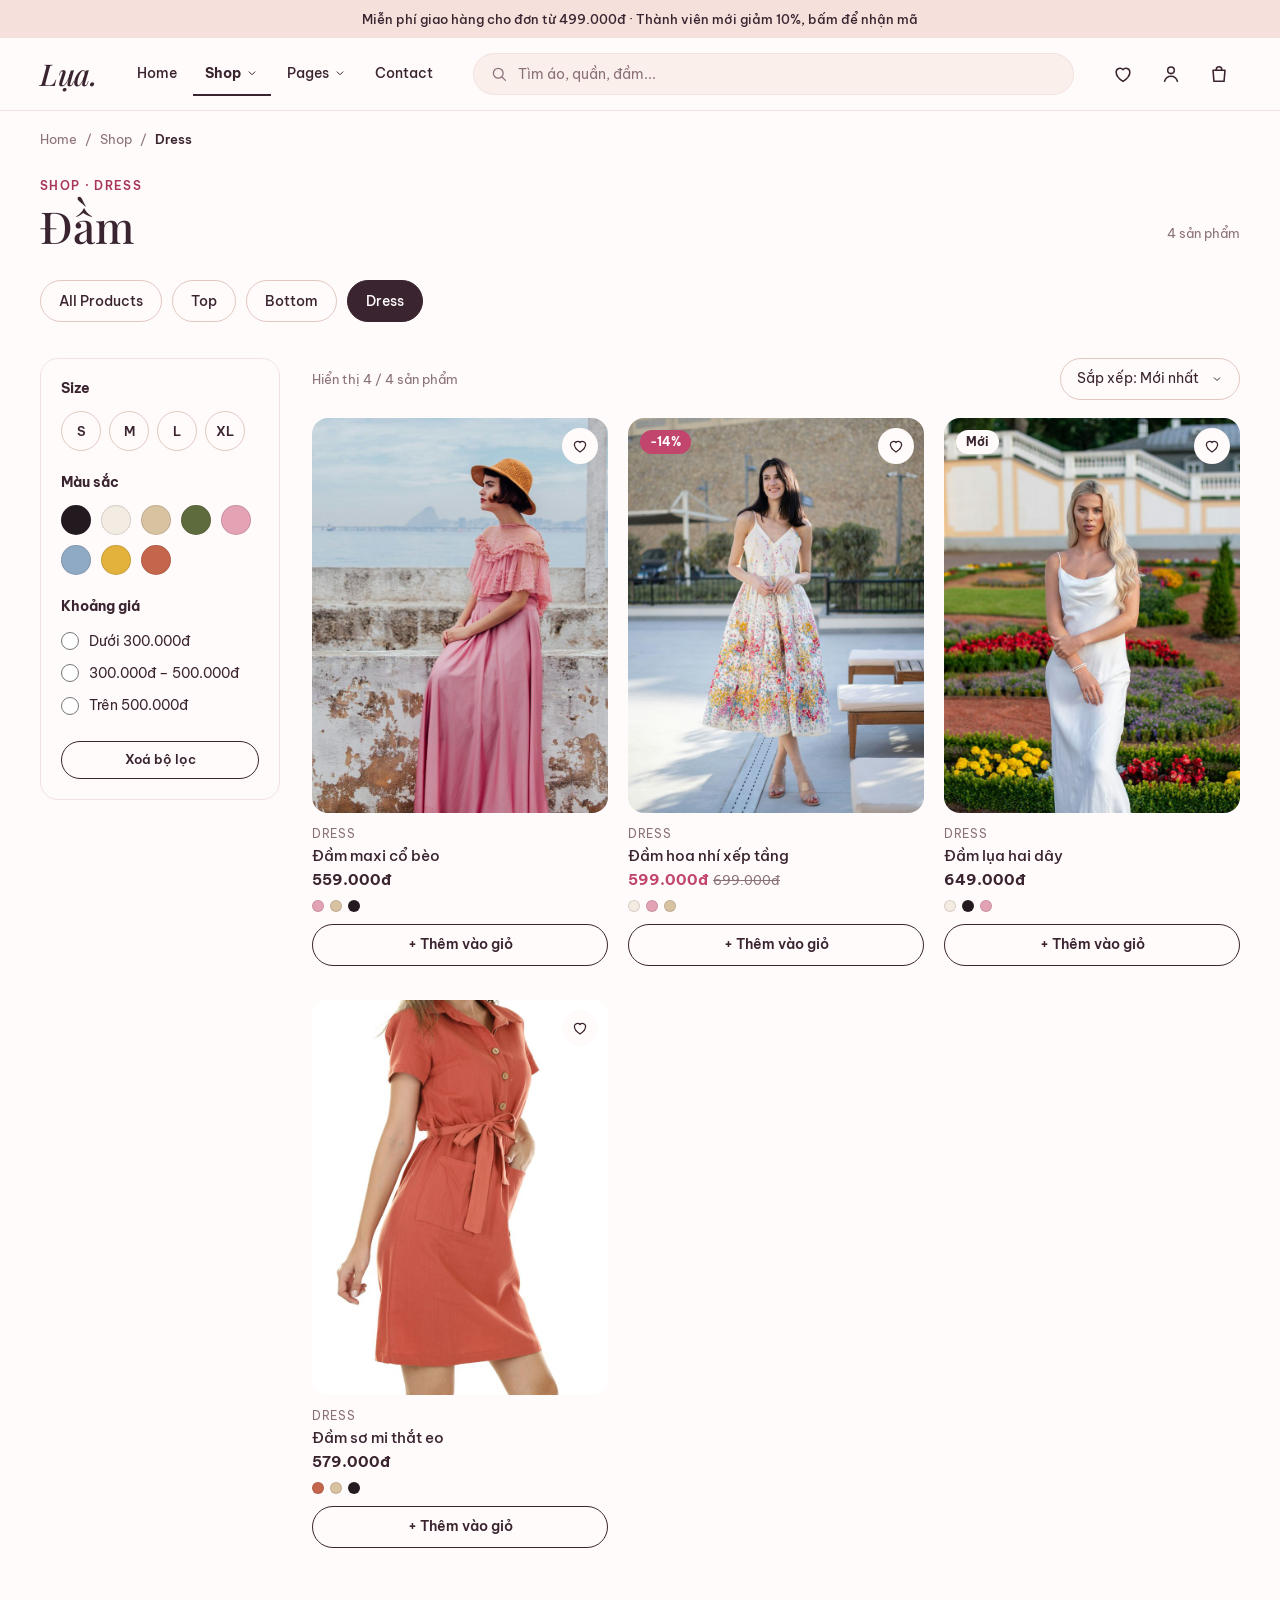
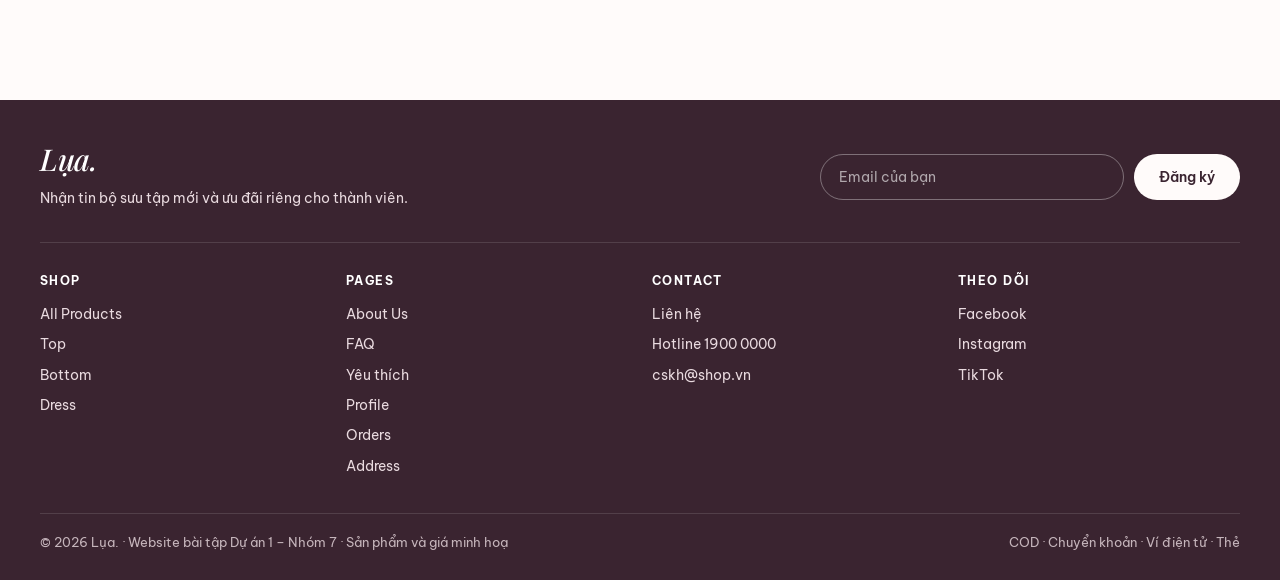
<file: dress.html>
<!doctype html>
<html lang="vi">
<head>
  <meta charset="utf-8">
  <meta name="viewport" content="width=device-width, initial-scale=1">
  <title>Đầm · Lụa.</title>
  <meta name="description" content="Lụa. – shop thời trang nữ: áo, quần, chân váy và đầm màu pastel. Website bài tập Nhóm 7.">
  <meta name="theme-color" content="#FFFBFA">
  <link rel="icon" href="images/favicon.svg" type="image/svg+xml">
  <link rel="preconnect" href="https://fonts.googleapis.com">
  <link rel="preconnect" href="https://fonts.gstatic.com" crossorigin>
  <link rel="stylesheet" href="https://fonts.googleapis.com/css2?family=Be+Vietnam+Pro:wght@400;500;600;700&amp;family=Playfair+Display:ital,wght@0,400..700;1,400..700&amp;display=swap">
  <link rel="stylesheet" href="style.css">
</head>
<body data-page="dress">
  <a class="skip" href="#main">Bỏ qua menu</a>
  <div class="announce">
    <button type="button" data-open="promo"><span class="d-only">Miễn phí giao hàng cho đơn từ 499.000đ · Thành viên mới giảm 10%, bấm để nhận mã</span><span class="m-only">Giảm 10% cho đơn đầu tiên · Nhận mã</span></button>
  </div>
  <header class="site-header">
    <div class="wrap header-row">
      <div class="h-left m-only">
        <button type="button" class="icon-btn" data-open="menu" aria-label="Mở menu"><svg viewBox="0 0 24 24" fill="none" stroke="currentColor" stroke-width="1.7" stroke-linecap="round" stroke-linejoin="round" aria-hidden="true"><path d="M4 7h16M4 12h16M4 17h11"/></svg></button>
        <button type="button" class="icon-btn" data-open="search" aria-label="Tìm kiếm"><svg viewBox="0 0 24 24" fill="none" stroke="currentColor" stroke-width="1.7" stroke-linecap="round" stroke-linejoin="round" aria-hidden="true"><circle cx="11" cy="11" r="6.5"/><path d="m16 16 4.5 4.5"/></svg></button>
      </div>
      <a class="logo" href="index.html" aria-label="Lụa. – về trang chủ">Lụa.</a>
      <nav class="main-nav d-only" aria-label="Menu chính">
        <a href="index.html">Home</a>
        <div class="dd">
          <a href="all-products.html" class="on">Shop <svg viewBox="0 0 24 24" fill="none" stroke="currentColor" stroke-width="1.7" stroke-linecap="round" stroke-linejoin="round" aria-hidden="true"><path d="m7 10 5 5 5-5"/></svg></a>
          <div class="dd-menu">
            <a href="all-products.html">All Products</a>
            <a href="top.html">Top</a>
            <a href="bottom.html">Bottom</a>
            <a href="dress.html">Dress</a>
            <a href="cart.html">Shopping Cart</a>
            <a href="checkout.html">Checkout</a>
          </div>
        </div>
        <div class="dd">
          <button type="button">Pages <svg viewBox="0 0 24 24" fill="none" stroke="currentColor" stroke-width="1.7" stroke-linecap="round" stroke-linejoin="round" aria-hidden="true"><path d="m7 10 5 5 5-5"/></svg></button>
          <div class="dd-menu">
            <a href="about.html">About Us</a>
            <a href="faq.html">FAQ</a>
            <button type="button" data-open="wish">Yêu thích</button>
            <a href="profile.html">Profile</a>
            <a href="orders.html">Orders</a>
            <a href="address.html">Address</a>
          </div>
        </div>
        <a href="contact.html">Contact</a>
      </nav>
      <form class="search d-only" action="all-products.html" role="search">
        <svg viewBox="0 0 24 24" fill="none" stroke="currentColor" stroke-width="1.7" stroke-linecap="round" stroke-linejoin="round" aria-hidden="true"><circle cx="11" cy="11" r="6.5"/><path d="m16 16 4.5 4.5"/></svg>
        <input type="search" name="q" placeholder="Tìm áo, quần, đầm..." aria-label="Tìm sản phẩm" maxlength="60">
      </form>
      <div class="header-icons">
        <button type="button" class="icon-btn" data-open="wish" aria-label="Yêu thích"><svg viewBox="0 0 24 24" fill="none" stroke="currentColor" stroke-width="1.7" stroke-linecap="round" stroke-linejoin="round" aria-hidden="true"><path d="M12 20s-7.5-4.6-7.5-10.2A4.3 4.3 0 0 1 12 7.3a4.3 4.3 0 0 1 7.5 2.5C19.5 15.4 12 20 12 20z"/></svg></button>
        <a class="icon-btn d-only" href="profile.html" aria-label="Tài khoản"><svg viewBox="0 0 24 24" fill="none" stroke="currentColor" stroke-width="1.7" stroke-linecap="round" stroke-linejoin="round" aria-hidden="true"><circle cx="12" cy="8" r="3.6"/><path d="M5 20c1-3.6 3.8-5.6 7-5.6s6 2 7 5.6"/></svg></a>
        <button type="button" class="icon-btn" data-open="bag" aria-label="Giỏ hàng"><svg viewBox="0 0 24 24" fill="none" stroke="currentColor" stroke-width="1.7" stroke-linecap="round" stroke-linejoin="round" aria-hidden="true"><path d="M5.5 8h13l-1 12h-11l-1-12z"/><path d="M9 8V7a3 3 0 0 1 6 0v1"/></svg><span class="count-dot zero" data-cart-count>0</span></button>
      </div>
    </div>
  </header>

  <main id="main" class="wrap listing">
    <div class="subbar m-only">
      <a href="index.html" aria-label="Về trang chủ"><svg viewBox="0 0 24 24" fill="none" stroke="currentColor" stroke-width="1.7" stroke-linecap="round" stroke-linejoin="round" aria-hidden="true"><path d="m14 6-6 6 6 6"/></svg></a>
      <span id="subTitle">Đầm</span>
      <small>SHOP</small>
    </div>
    <nav class="crumbs d-only" aria-label="Đường dẫn">
      <a href="index.html">Home</a><span>/</span><a href="all-products.html">Shop</a><span>/</span><b id="crumbLast">Dress</b>
    </nav>
    <div class="page-head">
      <div>
        <p class="eyebrow" id="pageEyebrow">Shop · Dress</p>
        <h1 id="pageTitle">Đầm</h1>
      </div>
      <p class="count" id="resultCount"></p>
    </div>
    <p class="search-note" id="searchNote" hidden>Kết quả cho “<b id="searchTerm"></b>”<a class="link" href="all-products.html">Xoá tìm kiếm</a></p>
    <nav class="chips" aria-label="Danh mục">
        <a href="all-products.html">All Products</a>
        <a href="top.html">Top</a>
        <a href="bottom.html">Bottom</a>
        <a href="dress.html" class="on" aria-current="page">Dress</a>
    </nav>
    <div class="shop">
      <aside class="side d-only" aria-label="Bộ lọc">
        <h3>Size</h3>
        <div class="sizes"><button type="button" class="size" data-size="S" aria-pressed="false">S</button><button type="button" class="size" data-size="M" aria-pressed="false">M</button><button type="button" class="size" data-size="L" aria-pressed="false">L</button><button type="button" class="size" data-size="XL" aria-pressed="false">XL</button></div>
        <h3>Màu sắc</h3>
        <div class="swatches"><button type="button" class="swatch" data-color="Đen" style="--c:#231A1F" aria-pressed="false" aria-label="Đen" title="Đen"></button><button type="button" class="swatch" data-color="Trắng kem" style="--c:#F3ECE2" aria-pressed="false" aria-label="Trắng kem" title="Trắng kem"></button><button type="button" class="swatch" data-color="Be" style="--c:#D8C3A1" aria-pressed="false" aria-label="Be" title="Be"></button><button type="button" class="swatch" data-color="Xanh rêu" style="--c:#5E6B3C" aria-pressed="false" aria-label="Xanh rêu" title="Xanh rêu"></button><button type="button" class="swatch" data-color="Hồng" style="--c:#E4A3B4" aria-pressed="false" aria-label="Hồng" title="Hồng"></button><button type="button" class="swatch" data-color="Xanh jean" style="--c:#8EAAC4" aria-pressed="false" aria-label="Xanh jean" title="Xanh jean"></button><button type="button" class="swatch" data-color="Vàng" style="--c:#E3B23C" aria-pressed="false" aria-label="Vàng" title="Vàng"></button><button type="button" class="swatch" data-color="Cam đất" style="--c:#C4664C" aria-pressed="false" aria-label="Cam đất" title="Cam đất"></button></div>
        <h3>Khoảng giá</h3>
        <div class="prices">
            <label><input type="radio" name="price" value="lt300"> Dưới 300.000đ</label>
            <label><input type="radio" name="price" value="mid"> 300.000đ – 500.000đ</label>
            <label><input type="radio" name="price" value="gt500"> Trên 500.000đ</label>
        </div>
        <button type="button" class="btn btn-line btn-sm btn-block" data-clear>Xoá bộ lọc</button>
      </aside>
      <section class="shop-main" aria-label="Sản phẩm">
        <div class="toolbar">
          <div class="sizes m-only" aria-label="Lọc theo size"><button type="button" class="size" data-size="S" aria-pressed="false">S</button><button type="button" class="size" data-size="M" aria-pressed="false">M</button><button type="button" class="size" data-size="L" aria-pressed="false">L</button><button type="button" class="size" data-size="XL" aria-pressed="false">XL</button></div>
          <p class="active-filters d-only" id="activeFilters"></p>
          <label class="sort"><span class="sr">Sắp xếp</span>
            <select id="sort">
              <option value="new">Sắp xếp: Mới nhất</option>
              <option value="asc">Giá: thấp đến cao</option>
              <option value="desc">Giá: cao đến thấp</option>
            </select>
          </label>
        </div>
        <div class="grid grid-3" id="listing"></div>
        <button type="button" class="btn btn-line btn-more" id="more" hidden>Xem thêm sản phẩm</button>
      </section>
    </div>
  </main>

  <footer class="site-footer" id="lien-he">
    <div class="wrap">
      <div class="f-top">
        <div>
          <a class="logo" href="index.html">Lụa.</a>
          <p>Nhận tin bộ sưu tập mới và ưu đãi riêng cho thành viên.</p>
        </div>
        <form class="f-news" id="newsForm">
          <input type="email" required placeholder="Email của bạn" aria-label="Email nhận tin">
          <button class="btn btn-light">Đăng ký</button>
        </form>
      </div>
      <div class="f-cols">
        <div>
          <h4>SHOP</h4>
          <a href="all-products.html">All Products</a>
          <a href="top.html">Top</a>
          <a href="bottom.html">Bottom</a>
          <a href="dress.html">Dress</a>
        </div>
        <div>
          <h4>PAGES</h4>
          <a href="about.html">About Us</a>
          <a href="faq.html">FAQ</a>
          <button type="button" data-open="wish">Yêu thích</button>
          <a href="profile.html">Profile</a>
          <a href="orders.html">Orders</a>
          <a href="address.html">Address</a>
        </div>
        <div>
          <h4>CONTACT</h4>
          <a href="contact.html">Liên hệ</a>
          <span>Hotline 1900 0000</span>
          <span>cskh@shop.vn</span>
        </div>
        <div>
          <h4>THEO DÕI</h4>
          <span>Facebook</span>
          <span>Instagram</span>
          <span>TikTok</span>
        </div>
      </div>
      <div class="f-bottom">
        <span>© 2026 Lụa. · Website bài tập Dự án 1 – Nhóm 7 · Sản phẩm và giá minh hoạ</span>
        <span>COD · Chuyển khoản · Ví điện tử · Thẻ</span>
      </div>
    </div>
  </footer>

  <dialog id="menu" class="drawer drawer-left" aria-label="Menu">
    <div class="drawer-head">
      <a class="logo" href="index.html">Lụa.</a>
      <button type="button" class="x" data-close aria-label="Đóng"><svg viewBox="0 0 24 24" fill="none" stroke="currentColor" stroke-width="1.7" stroke-linecap="round" stroke-linejoin="round" aria-hidden="true"><path d="M6 6l12 12M18 6 6 18"/></svg></button>
    </div>
    <nav class="menu-nav" aria-label="Menu">
      <a class="menu-top" href="index.html">Home</a>
      <p class="menu-label">Shop</p>
      <a href="all-products.html">All Products</a>
      <a href="top.html">Top</a>
      <a href="bottom.html">Bottom</a>
      <a href="dress.html">Dress</a>
      <a href="cart.html">Shopping Cart</a>
      <a href="checkout.html">Checkout</a>
      <p class="menu-label">Pages</p>
      <a href="about.html">About Us</a>
      <a href="faq.html">FAQ</a>
      <button type="button" data-open="wish">Yêu thích</button>
      <a href="orders.html">Orders</a>
      <a href="address.html">Address</a>
      <a class="menu-top" href="contact.html">Contact</a>
    </nav>
    <div class="btn-row">
      <a class="btn btn-pink btn-sm" href="profile.html"><svg viewBox="0 0 24 24" fill="none" stroke="currentColor" stroke-width="1.7" stroke-linecap="round" stroke-linejoin="round" aria-hidden="true"><circle cx="12" cy="8" r="3.6"/><path d="M5 20c1-3.6 3.8-5.6 7-5.6s6 2 7 5.6"/></svg> Tài khoản của tôi</a>
    </div>
  </dialog>

  <dialog id="search" class="search-sheet" aria-label="Tìm kiếm">
    <form action="all-products.html" role="search">
      <div class="search">
        <svg viewBox="0 0 24 24" fill="none" stroke="currentColor" stroke-width="1.7" stroke-linecap="round" stroke-linejoin="round" aria-hidden="true"><circle cx="11" cy="11" r="6.5"/><path d="m16 16 4.5 4.5"/></svg>
        <input type="search" name="q" placeholder="Tìm áo, quần, đầm..." aria-label="Tìm sản phẩm" maxlength="60">
      </div>
      <button class="btn btn-pink btn-sm">Tìm</button>
    </form>
  </dialog>

  <dialog id="quick" class="modal sheet" aria-labelledby="quickName">
    <form id="quickForm">
      <button type="button" class="x" data-close aria-label="Đóng"><svg viewBox="0 0 24 24" fill="none" stroke="currentColor" stroke-width="1.7" stroke-linecap="round" stroke-linejoin="round" aria-hidden="true"><path d="M6 6l12 12M18 6 6 18"/></svg></button>
      <div class="q-head">
        <img id="quickImg" src="images/p11.jpg" alt="" width="720" height="960">
        <div>
          <p class="card-cat" id="quickCat"></p>
          <h3 id="quickName"></h3>
          <p class="card-price" id="quickPrice"></p>
        </div>
      </div>
      <div class="q-row"><span>Size: <b id="quickSizeLabel"></b></span><button type="button" class="link" data-open="sizeGuide">Hướng dẫn chọn size</button></div>
      <div class="choice" id="quickSizes" role="radiogroup" aria-label="Chọn size"></div>
      <div class="q-row"><span>Màu: <b id="quickColorLabel"></b></span></div>
      <div class="choice" id="quickColors" role="radiogroup" aria-label="Chọn màu"></div>
      <div class="q-buy">
        <div class="qty">
          <button type="button" data-step="-1" aria-label="Bớt 1">−</button>
          <input id="quickQty" value="1" inputmode="numeric" aria-label="Số lượng">
          <button type="button" data-step="1" aria-label="Thêm 1">+</button>
        </div>
        <button class="btn btn-pink" id="quickSubmit">Thêm vào giỏ</button>
      </div>
    </form>
  </dialog>

  <dialog id="bag" class="drawer drawer-right" aria-labelledby="bagTitle">
    <div class="drawer-head">
      <h2 id="bagTitle">Giỏ hàng (0)</h2>
      <button type="button" class="x" data-close aria-label="Đóng"><svg viewBox="0 0 24 24" fill="none" stroke="currentColor" stroke-width="1.7" stroke-linecap="round" stroke-linejoin="round" aria-hidden="true"><path d="M6 6l12 12M18 6 6 18"/></svg></button>
    </div>
    <div class="ship-note" id="shipNote" hidden>
      <span id="shipText"></span>
      <div class="ship-bar"><span id="shipBar"></span></div>
    </div>
    <div class="rows" id="bagRows"></div>
    <div class="bag-foot" id="bagFoot" hidden>
      <div class="bag-total"><span>Tạm tính</span><b id="bagTotal">0đ</b></div>
      <p class="note">Phí giao hàng và mã giảm giá tính ở bước thanh toán.</p>
      <a class="btn btn-pink btn-block" href="checkout.html">Thanh toán</a>
      <a class="btn btn-line btn-block" href="cart.html">Xem giỏ hàng</a>
      <button type="button" class="link" data-close>Tiếp tục mua sắm</button>
    </div>
  </dialog>

  <dialog id="wish" class="drawer drawer-right" aria-labelledby="wishTitle">
    <div class="drawer-head">
      <h2 id="wishTitle">Yêu thích (0)</h2>
      <button type="button" class="x" data-close aria-label="Đóng"><svg viewBox="0 0 24 24" fill="none" stroke="currentColor" stroke-width="1.7" stroke-linecap="round" stroke-linejoin="round" aria-hidden="true"><path d="M6 6l12 12M18 6 6 18"/></svg></button>
    </div>
    <div class="rows" id="wishRows"></div>
  </dialog>

  <dialog id="sizeGuide" class="modal" aria-labelledby="sizeTitle">
    <button type="button" class="x" data-close aria-label="Đóng"><svg viewBox="0 0 24 24" fill="none" stroke="currentColor" stroke-width="1.7" stroke-linecap="round" stroke-linejoin="round" aria-hidden="true"><path d="M6 6l12 12M18 6 6 18"/></svg></button>
    <h2 id="sizeTitle">Bảng size</h2>
    <p class="lead">Đối chiếu chiều cao và cân nặng. Nếu nằm giữa hai size, nên chọn size lớn hơn.</p>
    <table class="size-table">
      <thead><tr><th>Size</th><th>Chiều cao</th><th>Cân nặng</th><th>Vòng eo</th></tr></thead>
      <tbody>
        <tr><td>S</td><td>1m50 – 1m55</td><td>40 – 45 kg</td><td>62 – 66 cm</td></tr>
        <tr><td>M</td><td>1m55 – 1m60</td><td>45 – 50 kg</td><td>66 – 70 cm</td></tr>
        <tr><td>L</td><td>1m60 – 1m65</td><td>50 – 55 kg</td><td>70 – 74 cm</td></tr>
        <tr><td>XL</td><td>1m65 – 1m70</td><td>55 – 62 kg</td><td>74 – 78 cm</td></tr>
      </tbody>
    </table>
  </dialog>

  <dialog id="promo" class="promo" aria-labelledby="promoTitle">
    <button type="button" class="x" data-close aria-label="Đóng"><svg viewBox="0 0 24 24" fill="none" stroke="currentColor" stroke-width="1.7" stroke-linecap="round" stroke-linejoin="round" aria-hidden="true"><path d="M6 6l12 12M18 6 6 18"/></svg></button>
    <img src="images/promo.jpg" alt="" width="1000" height="400">
    <div class="promo-body">
      <p class="eyebrow">Thành viên mới</p>
      <h3 id="promoTitle">Giảm 10% cho đơn đầu tiên</h3>
      <form id="promoForm" class="stack">
        <p>Để lại email, Lụa. gửi mã giảm giá và báo sớm khi có bộ sưu tập mới.</p>
        <input type="email" required placeholder="Email của bạn" aria-label="Email nhận mã">
        <button class="btn btn-pink">Nhận mã giảm giá</button>
        <button type="button" class="later" data-close>Để sau</button>
      </form>
      <div id="promoDone" class="stack" hidden>
        <p>Mã giảm 10% của bạn, nhập ở bước thanh toán:</p>
        <span class="code">LUA10</span>
        <button type="button" class="btn btn-line" data-close>Tiếp tục mua sắm</button>
      </div>
    </div>
  </dialog>

  <div class="toast" id="toast" role="status" aria-live="polite" hidden>
    <span class="toast-ic"><svg viewBox="0 0 24 24" fill="none" stroke="currentColor" stroke-width="1.7" stroke-linecap="round" stroke-linejoin="round" aria-hidden="true"><path d="m5 12.5 4.5 4.5L19 7.5"/></svg></span>
    <div><b id="toastTitle"></b><small id="toastText"></small></div>
    <button type="button" class="x" data-toast-close aria-label="Đóng"><svg viewBox="0 0 24 24" fill="none" stroke="currentColor" stroke-width="1.7" stroke-linecap="round" stroke-linejoin="round" aria-hidden="true"><path d="M6 6l12 12M18 6 6 18"/></svg></button>
    <div class="toast-actions" id="toastActions">
      <button type="button" class="btn btn-line btn-sm" data-toast-close>Mua tiếp</button>
      <button type="button" class="btn btn-pink btn-sm" data-open="bag">Xem giỏ hàng</button>
    </div>
  </div>

  <script src="app.js"></script>
</body>
</html>
</file>
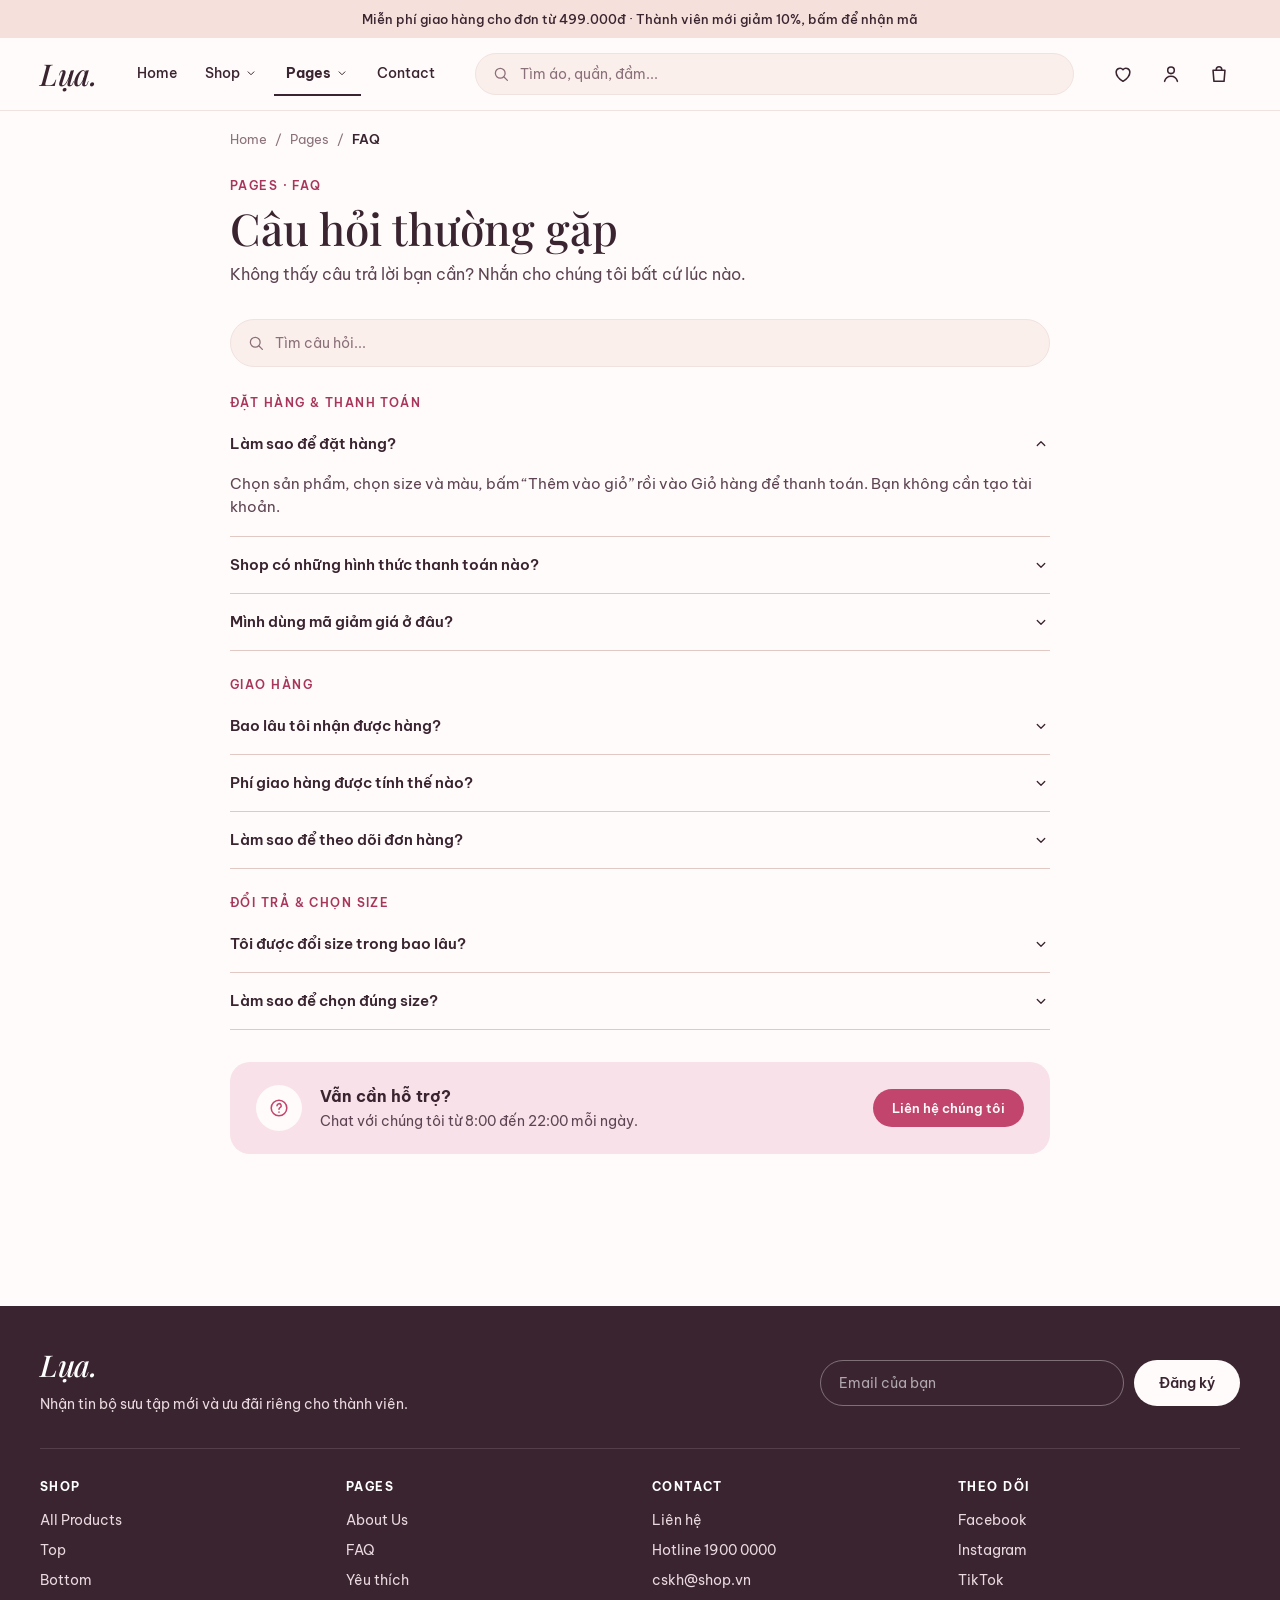
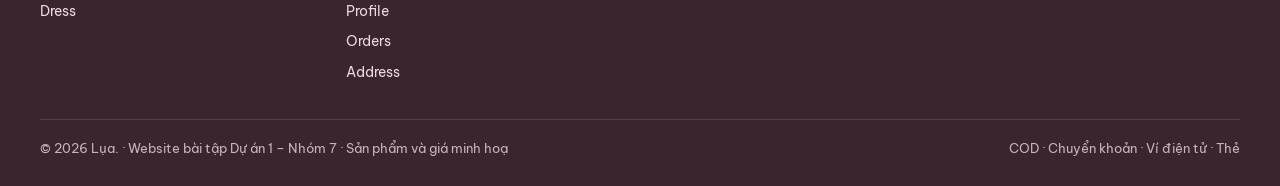
<file: faq.html>
<!doctype html>
<html lang="vi">
<head>
  <meta charset="utf-8">
  <meta name="viewport" content="width=device-width, initial-scale=1">
  <title>Câu hỏi thường gặp · Lụa.</title>
  <meta name="description" content="Lụa. – shop thời trang nữ: áo, quần, chân váy và đầm màu pastel. Website bài tập Nhóm 7.">
  <meta name="theme-color" content="#FFFBFA">
  <link rel="icon" href="images/favicon.svg" type="image/svg+xml">
  <link rel="preconnect" href="https://fonts.googleapis.com">
  <link rel="preconnect" href="https://fonts.gstatic.com" crossorigin>
  <link rel="stylesheet" href="https://fonts.googleapis.com/css2?family=Be+Vietnam+Pro:wght@400;500;600;700&amp;family=Playfair+Display:ital,wght@0,400..700;1,400..700&amp;display=swap">
  <link rel="stylesheet" href="style.css">
</head>
<body data-page="faq">
  <a class="skip" href="#main">Bỏ qua menu</a>
  <div class="announce">
    <button type="button" data-open="promo"><span class="d-only">Miễn phí giao hàng cho đơn từ 499.000đ · Thành viên mới giảm 10%, bấm để nhận mã</span><span class="m-only">Giảm 10% cho đơn đầu tiên · Nhận mã</span></button>
  </div>
  <header class="site-header">
    <div class="wrap header-row">
      <div class="h-left m-only">
        <button type="button" class="icon-btn" data-open="menu" aria-label="Mở menu"><svg viewBox="0 0 24 24" fill="none" stroke="currentColor" stroke-width="1.7" stroke-linecap="round" stroke-linejoin="round" aria-hidden="true"><path d="M4 7h16M4 12h16M4 17h11"/></svg></button>
        <button type="button" class="icon-btn" data-open="search" aria-label="Tìm kiếm"><svg viewBox="0 0 24 24" fill="none" stroke="currentColor" stroke-width="1.7" stroke-linecap="round" stroke-linejoin="round" aria-hidden="true"><circle cx="11" cy="11" r="6.5"/><path d="m16 16 4.5 4.5"/></svg></button>
      </div>
      <a class="logo" href="index.html" aria-label="Lụa. – về trang chủ">Lụa.</a>
      <nav class="main-nav d-only" aria-label="Menu chính">
        <a href="index.html">Home</a>
        <div class="dd">
          <a href="all-products.html">Shop <svg viewBox="0 0 24 24" fill="none" stroke="currentColor" stroke-width="1.7" stroke-linecap="round" stroke-linejoin="round" aria-hidden="true"><path d="m7 10 5 5 5-5"/></svg></a>
          <div class="dd-menu">
            <a href="all-products.html">All Products</a>
            <a href="top.html">Top</a>
            <a href="bottom.html">Bottom</a>
            <a href="dress.html">Dress</a>
            <a href="cart.html">Shopping Cart</a>
            <a href="checkout.html">Checkout</a>
          </div>
        </div>
        <div class="dd">
          <button type="button" class="on">Pages <svg viewBox="0 0 24 24" fill="none" stroke="currentColor" stroke-width="1.7" stroke-linecap="round" stroke-linejoin="round" aria-hidden="true"><path d="m7 10 5 5 5-5"/></svg></button>
          <div class="dd-menu">
            <a href="about.html">About Us</a>
            <a href="faq.html">FAQ</a>
            <button type="button" data-open="wish">Yêu thích</button>
            <a href="profile.html">Profile</a>
            <a href="orders.html">Orders</a>
            <a href="address.html">Address</a>
          </div>
        </div>
        <a href="contact.html">Contact</a>
      </nav>
      <form class="search d-only" action="all-products.html" role="search">
        <svg viewBox="0 0 24 24" fill="none" stroke="currentColor" stroke-width="1.7" stroke-linecap="round" stroke-linejoin="round" aria-hidden="true"><circle cx="11" cy="11" r="6.5"/><path d="m16 16 4.5 4.5"/></svg>
        <input type="search" name="q" placeholder="Tìm áo, quần, đầm..." aria-label="Tìm sản phẩm" maxlength="60">
      </form>
      <div class="header-icons">
        <button type="button" class="icon-btn" data-open="wish" aria-label="Yêu thích"><svg viewBox="0 0 24 24" fill="none" stroke="currentColor" stroke-width="1.7" stroke-linecap="round" stroke-linejoin="round" aria-hidden="true"><path d="M12 20s-7.5-4.6-7.5-10.2A4.3 4.3 0 0 1 12 7.3a4.3 4.3 0 0 1 7.5 2.5C19.5 15.4 12 20 12 20z"/></svg></button>
        <a class="icon-btn d-only" href="profile.html" aria-label="Tài khoản"><svg viewBox="0 0 24 24" fill="none" stroke="currentColor" stroke-width="1.7" stroke-linecap="round" stroke-linejoin="round" aria-hidden="true"><circle cx="12" cy="8" r="3.6"/><path d="M5 20c1-3.6 3.8-5.6 7-5.6s6 2 7 5.6"/></svg></a>
        <button type="button" class="icon-btn" data-open="bag" aria-label="Giỏ hàng"><svg viewBox="0 0 24 24" fill="none" stroke="currentColor" stroke-width="1.7" stroke-linecap="round" stroke-linejoin="round" aria-hidden="true"><path d="M5.5 8h13l-1 12h-11l-1-12z"/><path d="M9 8V7a3 3 0 0 1 6 0v1"/></svg><span class="count-dot zero" data-cart-count>0</span></button>
      </div>
    </div>
  </header>

  <main id="main" class="wrap page narrow">
    <div class="subbar m-only">
      <a href="index.html" aria-label="Quay lại"><svg viewBox="0 0 24 24" fill="none" stroke="currentColor" stroke-width="1.7" stroke-linecap="round" stroke-linejoin="round" aria-hidden="true"><path d="m14 6-6 6 6 6"/></svg></a>
      <span>FAQ</span>
      <small>PAGES</small>
    </div>
    <nav class="crumbs d-only" aria-label="Đường dẫn"><a href="index.html">Home</a><span>/</span><span class="plain">Pages</span><span>/</span><b>FAQ</b></nav>
    <div class="page-intro">
      <p class="eyebrow">Pages · FAQ</p>
      <h1>Câu hỏi thường gặp</h1>
      <p class="lead">Không thấy câu trả lời bạn cần? Nhắn cho chúng tôi bất cứ lúc nào.</p>
    </div>
    <label class="search faq-search"><svg viewBox="0 0 24 24" fill="none" stroke="currentColor" stroke-width="1.7" stroke-linecap="round" stroke-linejoin="round" aria-hidden="true"><circle cx="11" cy="11" r="6.5"/><path d="m16 16 4.5 4.5"/></svg><input type="search" id="faqSearch" placeholder="Tìm câu hỏi..." aria-label="Tìm câu hỏi" maxlength="60"></label>
    <div id="faqList">
        <section class="faq-group">
          <h2 class="eyebrow">Đặt hàng & thanh toán</h2>
          <details class="qa" open><summary>Làm sao để đặt hàng?<svg viewBox="0 0 24 24" fill="none" stroke="currentColor" stroke-width="1.7" stroke-linecap="round" stroke-linejoin="round" aria-hidden="true"><path d="m7 10 5 5 5-5"/></svg></summary><p>Chọn sản phẩm, chọn size và màu, bấm “Thêm vào giỏ” rồi vào Giỏ hàng để thanh toán. Bạn không cần tạo tài khoản.</p></details>
          <details class="qa"><summary>Shop có những hình thức thanh toán nào?<svg viewBox="0 0 24 24" fill="none" stroke="currentColor" stroke-width="1.7" stroke-linecap="round" stroke-linejoin="round" aria-hidden="true"><path d="m7 10 5 5 5-5"/></svg></summary><p>Thanh toán khi nhận hàng (COD), chuyển khoản ngân hàng, ví điện tử và thẻ ngân hàng nội địa hoặc Visa / Mastercard.</p></details>
          <details class="qa"><summary>Mình dùng mã giảm giá ở đâu?<svg viewBox="0 0 24 24" fill="none" stroke="currentColor" stroke-width="1.7" stroke-linecap="round" stroke-linejoin="round" aria-hidden="true"><path d="m7 10 5 5 5-5"/></svg></summary><p>Nhập mã ở ô “Mã giảm giá” trong Giỏ hàng hoặc ở bước Thanh toán. Thành viên mới nhận mã LUA10 giảm 10% cho đơn đầu tiên.</p></details>
        </section>
        <section class="faq-group">
          <h2 class="eyebrow">Giao hàng</h2>
          <details class="qa"><summary>Bao lâu tôi nhận được hàng?<svg viewBox="0 0 24 24" fill="none" stroke="currentColor" stroke-width="1.7" stroke-linecap="round" stroke-linejoin="round" aria-hidden="true"><path d="m7 10 5 5 5-5"/></svg></summary><p>Giao tiêu chuẩn mất 2–3 ngày trên toàn quốc. Giao hoả tốc nhận trong ngày, chỉ áp dụng nội thành TP. Hồ Chí Minh.</p></details>
          <details class="qa"><summary>Phí giao hàng được tính thế nào?<svg viewBox="0 0 24 24" fill="none" stroke="currentColor" stroke-width="1.7" stroke-linecap="round" stroke-linejoin="round" aria-hidden="true"><path d="m7 10 5 5 5-5"/></svg></summary><p>Miễn phí giao tiêu chuẩn cho đơn từ 499.000đ. Đơn dưới mức này phí 30.000đ. Giao hoả tốc phí 35.000đ.</p></details>
          <details class="qa"><summary>Làm sao để theo dõi đơn hàng?<svg viewBox="0 0 24 24" fill="none" stroke="currentColor" stroke-width="1.7" stroke-linecap="round" stroke-linejoin="round" aria-hidden="true"><path d="m7 10 5 5 5-5"/></svg></summary><p>Vào Tài khoản, chọn “Đơn hàng” để xem trạng thái từng đơn: chờ xác nhận, đang giao hay đã giao.</p></details>
        </section>
        <section class="faq-group">
          <h2 class="eyebrow">Đổi trả & chọn size</h2>
          <details class="qa"><summary>Tôi được đổi size trong bao lâu?<svg viewBox="0 0 24 24" fill="none" stroke="currentColor" stroke-width="1.7" stroke-linecap="round" stroke-linejoin="round" aria-hidden="true"><path d="m7 10 5 5 5-5"/></svg></summary><p>Bạn được đổi size miễn phí trong vòng 7 ngày kể từ khi nhận hàng, sản phẩm còn nguyên tem và chưa giặt.</p></details>
          <details class="qa"><summary>Làm sao để chọn đúng size?<svg viewBox="0 0 24 24" fill="none" stroke="currentColor" stroke-width="1.7" stroke-linecap="round" stroke-linejoin="round" aria-hidden="true"><path d="m7 10 5 5 5-5"/></svg></summary><p>Xem bảng size theo chiều cao và cân nặng. Nếu số đo nằm giữa hai size, nên chọn size lớn hơn hoặc nhắn shop để được tư vấn.</p></details>
        </section>
    </div>
    <p class="empty" id="faqEmpty" hidden>Không tìm thấy câu hỏi phù hợp.</p>
    <div class="help">
      <span class="help-ic"><svg viewBox="0 0 24 24" fill="none" stroke="currentColor" stroke-width="1.7" stroke-linecap="round" stroke-linejoin="round" aria-hidden="true"><circle cx="12" cy="12" r="8.5"/><path d="M9.8 9.5a2.3 2.3 0 1 1 3.3 2.1c-.7.4-1.1.9-1.1 1.7M12 16.5v.1"/></svg></span>
      <div><b>Vẫn cần hỗ trợ?</b><p>Chat với chúng tôi từ 8:00 đến 22:00 mỗi ngày.</p></div>
      <a class="btn btn-pink btn-sm" href="contact.html">Liên hệ chúng tôi</a>
    </div>
  </main>

  <footer class="site-footer" id="lien-he">
    <div class="wrap">
      <div class="f-top">
        <div>
          <a class="logo" href="index.html">Lụa.</a>
          <p>Nhận tin bộ sưu tập mới và ưu đãi riêng cho thành viên.</p>
        </div>
        <form class="f-news" id="newsForm">
          <input type="email" required placeholder="Email của bạn" aria-label="Email nhận tin">
          <button class="btn btn-light">Đăng ký</button>
        </form>
      </div>
      <div class="f-cols">
        <div>
          <h4>SHOP</h4>
          <a href="all-products.html">All Products</a>
          <a href="top.html">Top</a>
          <a href="bottom.html">Bottom</a>
          <a href="dress.html">Dress</a>
        </div>
        <div>
          <h4>PAGES</h4>
          <a href="about.html">About Us</a>
          <a href="faq.html">FAQ</a>
          <button type="button" data-open="wish">Yêu thích</button>
          <a href="profile.html">Profile</a>
          <a href="orders.html">Orders</a>
          <a href="address.html">Address</a>
        </div>
        <div>
          <h4>CONTACT</h4>
          <a href="contact.html">Liên hệ</a>
          <span>Hotline 1900 0000</span>
          <span>cskh@shop.vn</span>
        </div>
        <div>
          <h4>THEO DÕI</h4>
          <span>Facebook</span>
          <span>Instagram</span>
          <span>TikTok</span>
        </div>
      </div>
      <div class="f-bottom">
        <span>© 2026 Lụa. · Website bài tập Dự án 1 – Nhóm 7 · Sản phẩm và giá minh hoạ</span>
        <span>COD · Chuyển khoản · Ví điện tử · Thẻ</span>
      </div>
    </div>
  </footer>

  <dialog id="menu" class="drawer drawer-left" aria-label="Menu">
    <div class="drawer-head">
      <a class="logo" href="index.html">Lụa.</a>
      <button type="button" class="x" data-close aria-label="Đóng"><svg viewBox="0 0 24 24" fill="none" stroke="currentColor" stroke-width="1.7" stroke-linecap="round" stroke-linejoin="round" aria-hidden="true"><path d="M6 6l12 12M18 6 6 18"/></svg></button>
    </div>
    <nav class="menu-nav" aria-label="Menu">
      <a class="menu-top" href="index.html">Home</a>
      <p class="menu-label">Shop</p>
      <a href="all-products.html">All Products</a>
      <a href="top.html">Top</a>
      <a href="bottom.html">Bottom</a>
      <a href="dress.html">Dress</a>
      <a href="cart.html">Shopping Cart</a>
      <a href="checkout.html">Checkout</a>
      <p class="menu-label">Pages</p>
      <a href="about.html">About Us</a>
      <a href="faq.html">FAQ</a>
      <button type="button" data-open="wish">Yêu thích</button>
      <a href="orders.html">Orders</a>
      <a href="address.html">Address</a>
      <a class="menu-top" href="contact.html">Contact</a>
    </nav>
    <div class="btn-row">
      <a class="btn btn-pink btn-sm" href="profile.html"><svg viewBox="0 0 24 24" fill="none" stroke="currentColor" stroke-width="1.7" stroke-linecap="round" stroke-linejoin="round" aria-hidden="true"><circle cx="12" cy="8" r="3.6"/><path d="M5 20c1-3.6 3.8-5.6 7-5.6s6 2 7 5.6"/></svg> Tài khoản của tôi</a>
    </div>
  </dialog>

  <dialog id="search" class="search-sheet" aria-label="Tìm kiếm">
    <form action="all-products.html" role="search">
      <div class="search">
        <svg viewBox="0 0 24 24" fill="none" stroke="currentColor" stroke-width="1.7" stroke-linecap="round" stroke-linejoin="round" aria-hidden="true"><circle cx="11" cy="11" r="6.5"/><path d="m16 16 4.5 4.5"/></svg>
        <input type="search" name="q" placeholder="Tìm áo, quần, đầm..." aria-label="Tìm sản phẩm" maxlength="60">
      </div>
      <button class="btn btn-pink btn-sm">Tìm</button>
    </form>
  </dialog>

  <dialog id="quick" class="modal sheet" aria-labelledby="quickName">
    <form id="quickForm">
      <button type="button" class="x" data-close aria-label="Đóng"><svg viewBox="0 0 24 24" fill="none" stroke="currentColor" stroke-width="1.7" stroke-linecap="round" stroke-linejoin="round" aria-hidden="true"><path d="M6 6l12 12M18 6 6 18"/></svg></button>
      <div class="q-head">
        <img id="quickImg" src="images/p11.jpg" alt="" width="720" height="960">
        <div>
          <p class="card-cat" id="quickCat"></p>
          <h3 id="quickName"></h3>
          <p class="card-price" id="quickPrice"></p>
        </div>
      </div>
      <div class="q-row"><span>Size: <b id="quickSizeLabel"></b></span><button type="button" class="link" data-open="sizeGuide">Hướng dẫn chọn size</button></div>
      <div class="choice" id="quickSizes" role="radiogroup" aria-label="Chọn size"></div>
      <div class="q-row"><span>Màu: <b id="quickColorLabel"></b></span></div>
      <div class="choice" id="quickColors" role="radiogroup" aria-label="Chọn màu"></div>
      <div class="q-buy">
        <div class="qty">
          <button type="button" data-step="-1" aria-label="Bớt 1">−</button>
          <input id="quickQty" value="1" inputmode="numeric" aria-label="Số lượng">
          <button type="button" data-step="1" aria-label="Thêm 1">+</button>
        </div>
        <button class="btn btn-pink" id="quickSubmit">Thêm vào giỏ</button>
      </div>
    </form>
  </dialog>

  <dialog id="bag" class="drawer drawer-right" aria-labelledby="bagTitle">
    <div class="drawer-head">
      <h2 id="bagTitle">Giỏ hàng (0)</h2>
      <button type="button" class="x" data-close aria-label="Đóng"><svg viewBox="0 0 24 24" fill="none" stroke="currentColor" stroke-width="1.7" stroke-linecap="round" stroke-linejoin="round" aria-hidden="true"><path d="M6 6l12 12M18 6 6 18"/></svg></button>
    </div>
    <div class="ship-note" id="shipNote" hidden>
      <span id="shipText"></span>
      <div class="ship-bar"><span id="shipBar"></span></div>
    </div>
    <div class="rows" id="bagRows"></div>
    <div class="bag-foot" id="bagFoot" hidden>
      <div class="bag-total"><span>Tạm tính</span><b id="bagTotal">0đ</b></div>
      <p class="note">Phí giao hàng và mã giảm giá tính ở bước thanh toán.</p>
      <a class="btn btn-pink btn-block" href="checkout.html">Thanh toán</a>
      <a class="btn btn-line btn-block" href="cart.html">Xem giỏ hàng</a>
      <button type="button" class="link" data-close>Tiếp tục mua sắm</button>
    </div>
  </dialog>

  <dialog id="wish" class="drawer drawer-right" aria-labelledby="wishTitle">
    <div class="drawer-head">
      <h2 id="wishTitle">Yêu thích (0)</h2>
      <button type="button" class="x" data-close aria-label="Đóng"><svg viewBox="0 0 24 24" fill="none" stroke="currentColor" stroke-width="1.7" stroke-linecap="round" stroke-linejoin="round" aria-hidden="true"><path d="M6 6l12 12M18 6 6 18"/></svg></button>
    </div>
    <div class="rows" id="wishRows"></div>
  </dialog>

  <dialog id="sizeGuide" class="modal" aria-labelledby="sizeTitle">
    <button type="button" class="x" data-close aria-label="Đóng"><svg viewBox="0 0 24 24" fill="none" stroke="currentColor" stroke-width="1.7" stroke-linecap="round" stroke-linejoin="round" aria-hidden="true"><path d="M6 6l12 12M18 6 6 18"/></svg></button>
    <h2 id="sizeTitle">Bảng size</h2>
    <p class="lead">Đối chiếu chiều cao và cân nặng. Nếu nằm giữa hai size, nên chọn size lớn hơn.</p>
    <table class="size-table">
      <thead><tr><th>Size</th><th>Chiều cao</th><th>Cân nặng</th><th>Vòng eo</th></tr></thead>
      <tbody>
        <tr><td>S</td><td>1m50 – 1m55</td><td>40 – 45 kg</td><td>62 – 66 cm</td></tr>
        <tr><td>M</td><td>1m55 – 1m60</td><td>45 – 50 kg</td><td>66 – 70 cm</td></tr>
        <tr><td>L</td><td>1m60 – 1m65</td><td>50 – 55 kg</td><td>70 – 74 cm</td></tr>
        <tr><td>XL</td><td>1m65 – 1m70</td><td>55 – 62 kg</td><td>74 – 78 cm</td></tr>
      </tbody>
    </table>
  </dialog>

  <dialog id="promo" class="promo" aria-labelledby="promoTitle">
    <button type="button" class="x" data-close aria-label="Đóng"><svg viewBox="0 0 24 24" fill="none" stroke="currentColor" stroke-width="1.7" stroke-linecap="round" stroke-linejoin="round" aria-hidden="true"><path d="M6 6l12 12M18 6 6 18"/></svg></button>
    <img src="images/promo.jpg" alt="" width="1000" height="400">
    <div class="promo-body">
      <p class="eyebrow">Thành viên mới</p>
      <h3 id="promoTitle">Giảm 10% cho đơn đầu tiên</h3>
      <form id="promoForm" class="stack">
        <p>Để lại email, Lụa. gửi mã giảm giá và báo sớm khi có bộ sưu tập mới.</p>
        <input type="email" required placeholder="Email của bạn" aria-label="Email nhận mã">
        <button class="btn btn-pink">Nhận mã giảm giá</button>
        <button type="button" class="later" data-close>Để sau</button>
      </form>
      <div id="promoDone" class="stack" hidden>
        <p>Mã giảm 10% của bạn, nhập ở bước thanh toán:</p>
        <span class="code">LUA10</span>
        <button type="button" class="btn btn-line" data-close>Tiếp tục mua sắm</button>
      </div>
    </div>
  </dialog>

  <div class="toast" id="toast" role="status" aria-live="polite" hidden>
    <span class="toast-ic"><svg viewBox="0 0 24 24" fill="none" stroke="currentColor" stroke-width="1.7" stroke-linecap="round" stroke-linejoin="round" aria-hidden="true"><path d="m5 12.5 4.5 4.5L19 7.5"/></svg></span>
    <div><b id="toastTitle"></b><small id="toastText"></small></div>
    <button type="button" class="x" data-toast-close aria-label="Đóng"><svg viewBox="0 0 24 24" fill="none" stroke="currentColor" stroke-width="1.7" stroke-linecap="round" stroke-linejoin="round" aria-hidden="true"><path d="M6 6l12 12M18 6 6 18"/></svg></button>
    <div class="toast-actions" id="toastActions">
      <button type="button" class="btn btn-line btn-sm" data-toast-close>Mua tiếp</button>
      <button type="button" class="btn btn-pink btn-sm" data-open="bag">Xem giỏ hàng</button>
    </div>
  </div>

  <script src="app.js"></script>
  <script src="pages.js"></script>
</body>
</html>
</file>
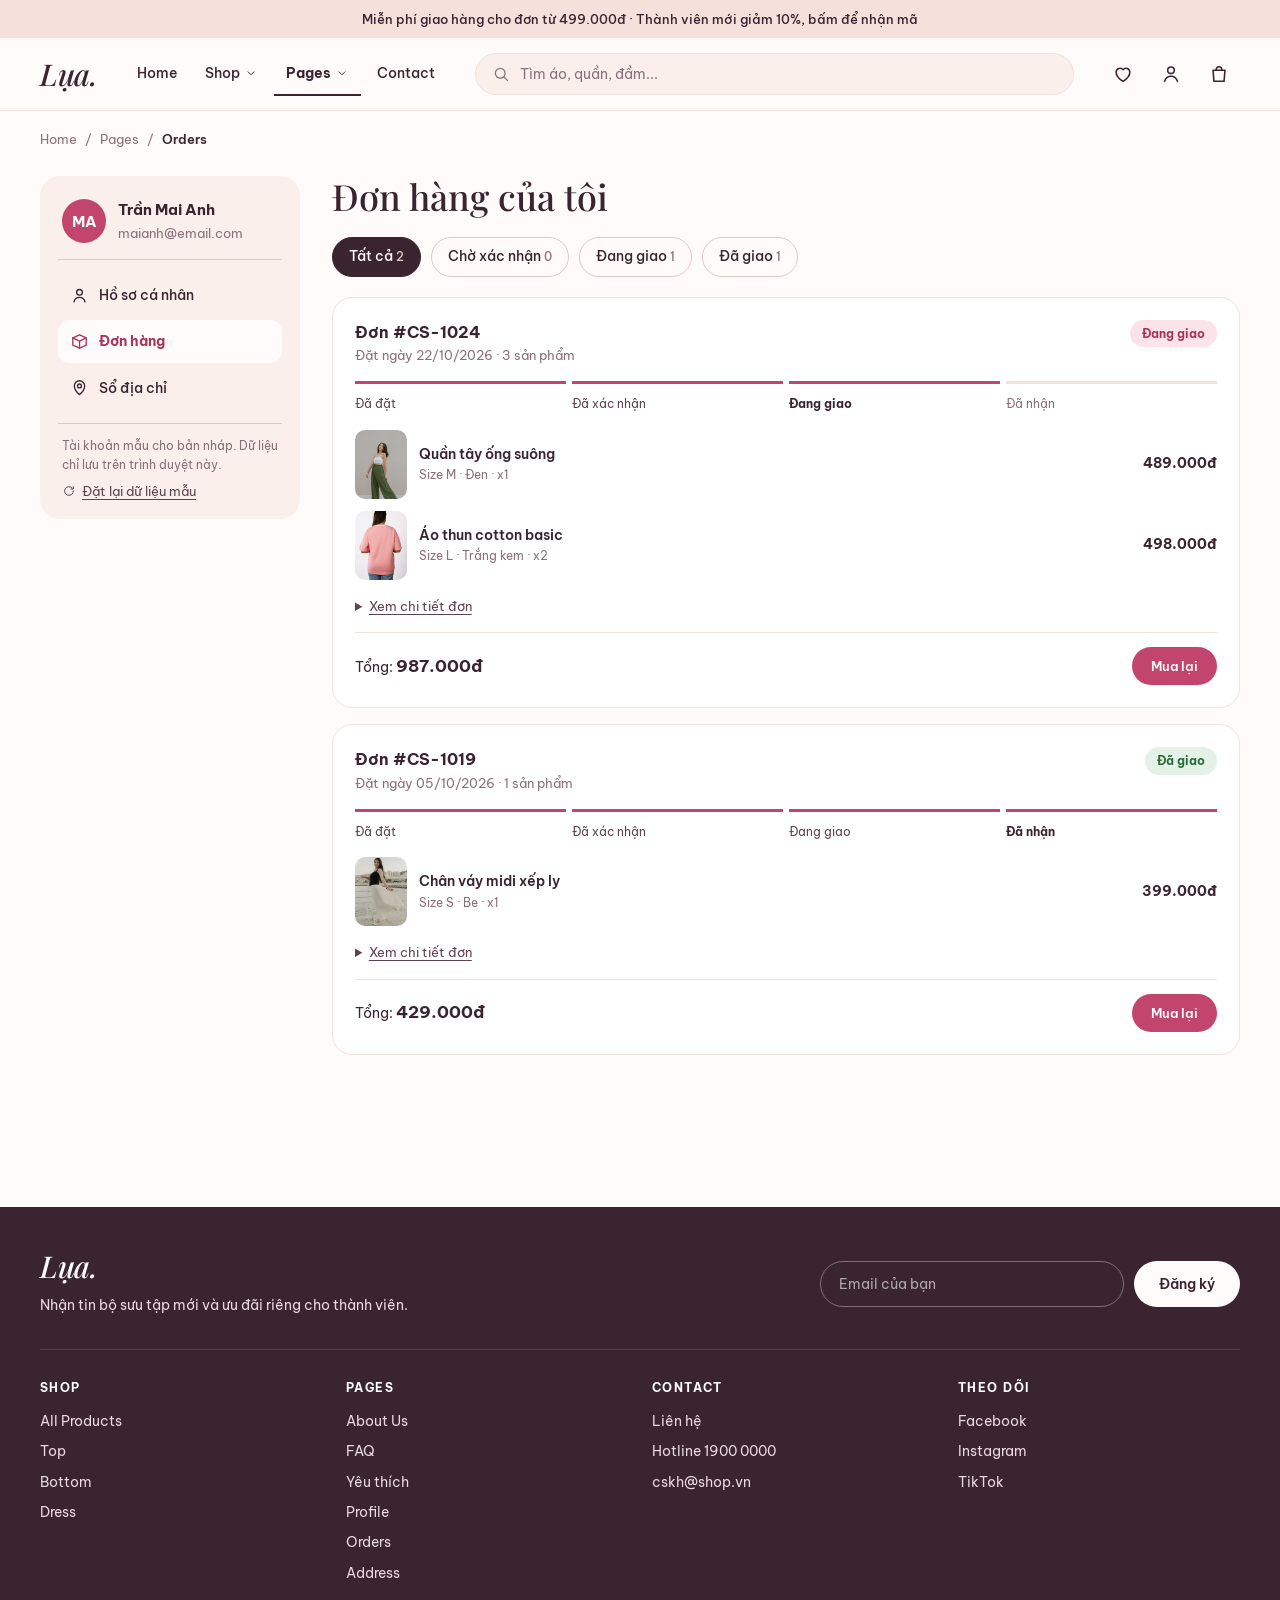
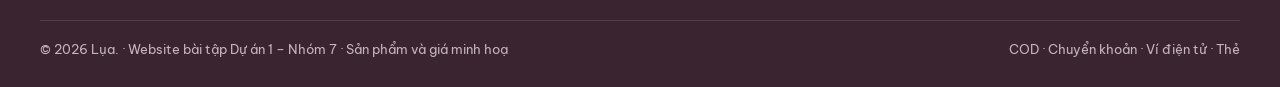
<file: orders.html>
<!doctype html>
<html lang="vi">
<head>
  <meta charset="utf-8">
  <meta name="viewport" content="width=device-width, initial-scale=1">
  <title>Đơn hàng của tôi · Lụa.</title>
  <meta name="description" content="Lụa. – shop thời trang nữ: áo, quần, chân váy và đầm màu pastel. Website bài tập Nhóm 7.">
  <meta name="theme-color" content="#FFFBFA">
  <link rel="icon" href="images/favicon.svg" type="image/svg+xml">
  <link rel="preconnect" href="https://fonts.googleapis.com">
  <link rel="preconnect" href="https://fonts.gstatic.com" crossorigin>
  <link rel="stylesheet" href="https://fonts.googleapis.com/css2?family=Be+Vietnam+Pro:wght@400;500;600;700&amp;family=Playfair+Display:ital,wght@0,400..700;1,400..700&amp;display=swap">
  <link rel="stylesheet" href="style.css">
</head>
<body data-page="orders">
  <a class="skip" href="#main">Bỏ qua menu</a>
  <div class="announce">
    <button type="button" data-open="promo"><span class="d-only">Miễn phí giao hàng cho đơn từ 499.000đ · Thành viên mới giảm 10%, bấm để nhận mã</span><span class="m-only">Giảm 10% cho đơn đầu tiên · Nhận mã</span></button>
  </div>
  <header class="site-header">
    <div class="wrap header-row">
      <div class="h-left m-only">
        <button type="button" class="icon-btn" data-open="menu" aria-label="Mở menu"><svg viewBox="0 0 24 24" fill="none" stroke="currentColor" stroke-width="1.7" stroke-linecap="round" stroke-linejoin="round" aria-hidden="true"><path d="M4 7h16M4 12h16M4 17h11"/></svg></button>
        <button type="button" class="icon-btn" data-open="search" aria-label="Tìm kiếm"><svg viewBox="0 0 24 24" fill="none" stroke="currentColor" stroke-width="1.7" stroke-linecap="round" stroke-linejoin="round" aria-hidden="true"><circle cx="11" cy="11" r="6.5"/><path d="m16 16 4.5 4.5"/></svg></button>
      </div>
      <a class="logo" href="index.html" aria-label="Lụa. – về trang chủ">Lụa.</a>
      <nav class="main-nav d-only" aria-label="Menu chính">
        <a href="index.html">Home</a>
        <div class="dd">
          <a href="all-products.html">Shop <svg viewBox="0 0 24 24" fill="none" stroke="currentColor" stroke-width="1.7" stroke-linecap="round" stroke-linejoin="round" aria-hidden="true"><path d="m7 10 5 5 5-5"/></svg></a>
          <div class="dd-menu">
            <a href="all-products.html">All Products</a>
            <a href="top.html">Top</a>
            <a href="bottom.html">Bottom</a>
            <a href="dress.html">Dress</a>
            <a href="cart.html">Shopping Cart</a>
            <a href="checkout.html">Checkout</a>
          </div>
        </div>
        <div class="dd">
          <button type="button" class="on">Pages <svg viewBox="0 0 24 24" fill="none" stroke="currentColor" stroke-width="1.7" stroke-linecap="round" stroke-linejoin="round" aria-hidden="true"><path d="m7 10 5 5 5-5"/></svg></button>
          <div class="dd-menu">
            <a href="about.html">About Us</a>
            <a href="faq.html">FAQ</a>
            <button type="button" data-open="wish">Yêu thích</button>
            <a href="profile.html">Profile</a>
            <a href="orders.html">Orders</a>
            <a href="address.html">Address</a>
          </div>
        </div>
        <a href="contact.html">Contact</a>
      </nav>
      <form class="search d-only" action="all-products.html" role="search">
        <svg viewBox="0 0 24 24" fill="none" stroke="currentColor" stroke-width="1.7" stroke-linecap="round" stroke-linejoin="round" aria-hidden="true"><circle cx="11" cy="11" r="6.5"/><path d="m16 16 4.5 4.5"/></svg>
        <input type="search" name="q" placeholder="Tìm áo, quần, đầm..." aria-label="Tìm sản phẩm" maxlength="60">
      </form>
      <div class="header-icons">
        <button type="button" class="icon-btn" data-open="wish" aria-label="Yêu thích"><svg viewBox="0 0 24 24" fill="none" stroke="currentColor" stroke-width="1.7" stroke-linecap="round" stroke-linejoin="round" aria-hidden="true"><path d="M12 20s-7.5-4.6-7.5-10.2A4.3 4.3 0 0 1 12 7.3a4.3 4.3 0 0 1 7.5 2.5C19.5 15.4 12 20 12 20z"/></svg></button>
        <a class="icon-btn d-only" href="profile.html" aria-label="Tài khoản"><svg viewBox="0 0 24 24" fill="none" stroke="currentColor" stroke-width="1.7" stroke-linecap="round" stroke-linejoin="round" aria-hidden="true"><circle cx="12" cy="8" r="3.6"/><path d="M5 20c1-3.6 3.8-5.6 7-5.6s6 2 7 5.6"/></svg></a>
        <button type="button" class="icon-btn" data-open="bag" aria-label="Giỏ hàng"><svg viewBox="0 0 24 24" fill="none" stroke="currentColor" stroke-width="1.7" stroke-linecap="round" stroke-linejoin="round" aria-hidden="true"><path d="M5.5 8h13l-1 12h-11l-1-12z"/><path d="M9 8V7a3 3 0 0 1 6 0v1"/></svg><span class="count-dot zero" data-cart-count>0</span></button>
      </div>
    </div>
  </header>

  <main id="main" class="wrap page">
    <div class="subbar m-only">
      <a href="index.html" aria-label="Quay lại"><svg viewBox="0 0 24 24" fill="none" stroke="currentColor" stroke-width="1.7" stroke-linecap="round" stroke-linejoin="round" aria-hidden="true"><path d="m14 6-6 6 6 6"/></svg></a>
      <span>Đơn hàng</span>
      <small>TÀI KHOẢN</small>
    </div>
    <nav class="crumbs d-only" aria-label="Đường dẫn"><a href="index.html">Home</a><span>/</span><span class="plain">Pages</span><span>/</span><b>Orders</b></nav>
    <div class="account">
      <aside class="acc-side" aria-label="Tài khoản">
        <div class="acc-user">
          <span class="avatar" data-initials>MA</span>
          <div><b data-profile-name>Trần Mai Anh</b><small data-profile-email>maianh@email.com</small></div>
        </div>
        <nav class="acc-nav">
        <a href="profile.html"><svg viewBox="0 0 24 24" fill="none" stroke="currentColor" stroke-width="1.7" stroke-linecap="round" stroke-linejoin="round" aria-hidden="true"><circle cx="12" cy="8" r="3.6"/><path d="M5 20c1-3.6 3.8-5.6 7-5.6s6 2 7 5.6"/></svg><span>Hồ sơ cá nhân</span></a>
        <a href="orders.html" class="on" aria-current="page"><svg viewBox="0 0 24 24" fill="none" stroke="currentColor" stroke-width="1.7" stroke-linecap="round" stroke-linejoin="round" aria-hidden="true"><path d="M3.5 7.5 12 3.5l8.5 4v9L12 20.5l-8.5-4z"/><path d="m3.5 7.5 8.5 4 8.5-4M12 11.5v9"/></svg><span>Đơn hàng</span></a>
        <a href="address.html"><svg viewBox="0 0 24 24" fill="none" stroke="currentColor" stroke-width="1.7" stroke-linecap="round" stroke-linejoin="round" aria-hidden="true"><path d="M12 21s-6.5-5.6-6.5-11a6.5 6.5 0 0 1 13 0c0 5.4-6.5 11-6.5 11z"/><circle cx="12" cy="10" r="2.4"/></svg><span>Sổ địa chỉ</span></a>
        </nav>
        <div class="acc-demo">
          <p>Tài khoản mẫu cho bản nháp. Dữ liệu chỉ lưu trên trình duyệt này.</p>
          <button type="button" class="link" data-reset-demo><svg viewBox="0 0 24 24" fill="none" stroke="currentColor" stroke-width="1.7" stroke-linecap="round" stroke-linejoin="round" aria-hidden="true"><path d="M19.5 12a7.5 7.5 0 1 1-2.2-5.3"/><path d="M19.5 4.5v4h-4"/></svg> Đặt lại dữ liệu mẫu</button>
        </div>
      </aside>
      <section class="acc-main">
        <h1 class="acc-title">Đơn hàng của tôi</h1>
        <div class="chips tabs" id="orderTabs" role="group" aria-label="Lọc đơn hàng"></div>
        <div id="orderList" aria-live="polite"></div>
      </section>
    </div>
  </main>

  <footer class="site-footer" id="lien-he">
    <div class="wrap">
      <div class="f-top">
        <div>
          <a class="logo" href="index.html">Lụa.</a>
          <p>Nhận tin bộ sưu tập mới và ưu đãi riêng cho thành viên.</p>
        </div>
        <form class="f-news" id="newsForm">
          <input type="email" required placeholder="Email của bạn" aria-label="Email nhận tin">
          <button class="btn btn-light">Đăng ký</button>
        </form>
      </div>
      <div class="f-cols">
        <div>
          <h4>SHOP</h4>
          <a href="all-products.html">All Products</a>
          <a href="top.html">Top</a>
          <a href="bottom.html">Bottom</a>
          <a href="dress.html">Dress</a>
        </div>
        <div>
          <h4>PAGES</h4>
          <a href="about.html">About Us</a>
          <a href="faq.html">FAQ</a>
          <button type="button" data-open="wish">Yêu thích</button>
          <a href="profile.html">Profile</a>
          <a href="orders.html">Orders</a>
          <a href="address.html">Address</a>
        </div>
        <div>
          <h4>CONTACT</h4>
          <a href="contact.html">Liên hệ</a>
          <span>Hotline 1900 0000</span>
          <span>cskh@shop.vn</span>
        </div>
        <div>
          <h4>THEO DÕI</h4>
          <span>Facebook</span>
          <span>Instagram</span>
          <span>TikTok</span>
        </div>
      </div>
      <div class="f-bottom">
        <span>© 2026 Lụa. · Website bài tập Dự án 1 – Nhóm 7 · Sản phẩm và giá minh hoạ</span>
        <span>COD · Chuyển khoản · Ví điện tử · Thẻ</span>
      </div>
    </div>
  </footer>

  <dialog id="menu" class="drawer drawer-left" aria-label="Menu">
    <div class="drawer-head">
      <a class="logo" href="index.html">Lụa.</a>
      <button type="button" class="x" data-close aria-label="Đóng"><svg viewBox="0 0 24 24" fill="none" stroke="currentColor" stroke-width="1.7" stroke-linecap="round" stroke-linejoin="round" aria-hidden="true"><path d="M6 6l12 12M18 6 6 18"/></svg></button>
    </div>
    <nav class="menu-nav" aria-label="Menu">
      <a class="menu-top" href="index.html">Home</a>
      <p class="menu-label">Shop</p>
      <a href="all-products.html">All Products</a>
      <a href="top.html">Top</a>
      <a href="bottom.html">Bottom</a>
      <a href="dress.html">Dress</a>
      <a href="cart.html">Shopping Cart</a>
      <a href="checkout.html">Checkout</a>
      <p class="menu-label">Pages</p>
      <a href="about.html">About Us</a>
      <a href="faq.html">FAQ</a>
      <button type="button" data-open="wish">Yêu thích</button>
      <a href="orders.html">Orders</a>
      <a href="address.html">Address</a>
      <a class="menu-top" href="contact.html">Contact</a>
    </nav>
    <div class="btn-row">
      <a class="btn btn-pink btn-sm" href="profile.html"><svg viewBox="0 0 24 24" fill="none" stroke="currentColor" stroke-width="1.7" stroke-linecap="round" stroke-linejoin="round" aria-hidden="true"><circle cx="12" cy="8" r="3.6"/><path d="M5 20c1-3.6 3.8-5.6 7-5.6s6 2 7 5.6"/></svg> Tài khoản của tôi</a>
    </div>
  </dialog>

  <dialog id="search" class="search-sheet" aria-label="Tìm kiếm">
    <form action="all-products.html" role="search">
      <div class="search">
        <svg viewBox="0 0 24 24" fill="none" stroke="currentColor" stroke-width="1.7" stroke-linecap="round" stroke-linejoin="round" aria-hidden="true"><circle cx="11" cy="11" r="6.5"/><path d="m16 16 4.5 4.5"/></svg>
        <input type="search" name="q" placeholder="Tìm áo, quần, đầm..." aria-label="Tìm sản phẩm" maxlength="60">
      </div>
      <button class="btn btn-pink btn-sm">Tìm</button>
    </form>
  </dialog>

  <dialog id="quick" class="modal sheet" aria-labelledby="quickName">
    <form id="quickForm">
      <button type="button" class="x" data-close aria-label="Đóng"><svg viewBox="0 0 24 24" fill="none" stroke="currentColor" stroke-width="1.7" stroke-linecap="round" stroke-linejoin="round" aria-hidden="true"><path d="M6 6l12 12M18 6 6 18"/></svg></button>
      <div class="q-head">
        <img id="quickImg" src="images/p11.jpg" alt="" width="720" height="960">
        <div>
          <p class="card-cat" id="quickCat"></p>
          <h3 id="quickName"></h3>
          <p class="card-price" id="quickPrice"></p>
        </div>
      </div>
      <div class="q-row"><span>Size: <b id="quickSizeLabel"></b></span><button type="button" class="link" data-open="sizeGuide">Hướng dẫn chọn size</button></div>
      <div class="choice" id="quickSizes" role="radiogroup" aria-label="Chọn size"></div>
      <div class="q-row"><span>Màu: <b id="quickColorLabel"></b></span></div>
      <div class="choice" id="quickColors" role="radiogroup" aria-label="Chọn màu"></div>
      <div class="q-buy">
        <div class="qty">
          <button type="button" data-step="-1" aria-label="Bớt 1">−</button>
          <input id="quickQty" value="1" inputmode="numeric" aria-label="Số lượng">
          <button type="button" data-step="1" aria-label="Thêm 1">+</button>
        </div>
        <button class="btn btn-pink" id="quickSubmit">Thêm vào giỏ</button>
      </div>
    </form>
  </dialog>

  <dialog id="bag" class="drawer drawer-right" aria-labelledby="bagTitle">
    <div class="drawer-head">
      <h2 id="bagTitle">Giỏ hàng (0)</h2>
      <button type="button" class="x" data-close aria-label="Đóng"><svg viewBox="0 0 24 24" fill="none" stroke="currentColor" stroke-width="1.7" stroke-linecap="round" stroke-linejoin="round" aria-hidden="true"><path d="M6 6l12 12M18 6 6 18"/></svg></button>
    </div>
    <div class="ship-note" id="shipNote" hidden>
      <span id="shipText"></span>
      <div class="ship-bar"><span id="shipBar"></span></div>
    </div>
    <div class="rows" id="bagRows"></div>
    <div class="bag-foot" id="bagFoot" hidden>
      <div class="bag-total"><span>Tạm tính</span><b id="bagTotal">0đ</b></div>
      <p class="note">Phí giao hàng và mã giảm giá tính ở bước thanh toán.</p>
      <a class="btn btn-pink btn-block" href="checkout.html">Thanh toán</a>
      <a class="btn btn-line btn-block" href="cart.html">Xem giỏ hàng</a>
      <button type="button" class="link" data-close>Tiếp tục mua sắm</button>
    </div>
  </dialog>

  <dialog id="wish" class="drawer drawer-right" aria-labelledby="wishTitle">
    <div class="drawer-head">
      <h2 id="wishTitle">Yêu thích (0)</h2>
      <button type="button" class="x" data-close aria-label="Đóng"><svg viewBox="0 0 24 24" fill="none" stroke="currentColor" stroke-width="1.7" stroke-linecap="round" stroke-linejoin="round" aria-hidden="true"><path d="M6 6l12 12M18 6 6 18"/></svg></button>
    </div>
    <div class="rows" id="wishRows"></div>
  </dialog>

  <dialog id="sizeGuide" class="modal" aria-labelledby="sizeTitle">
    <button type="button" class="x" data-close aria-label="Đóng"><svg viewBox="0 0 24 24" fill="none" stroke="currentColor" stroke-width="1.7" stroke-linecap="round" stroke-linejoin="round" aria-hidden="true"><path d="M6 6l12 12M18 6 6 18"/></svg></button>
    <h2 id="sizeTitle">Bảng size</h2>
    <p class="lead">Đối chiếu chiều cao và cân nặng. Nếu nằm giữa hai size, nên chọn size lớn hơn.</p>
    <table class="size-table">
      <thead><tr><th>Size</th><th>Chiều cao</th><th>Cân nặng</th><th>Vòng eo</th></tr></thead>
      <tbody>
        <tr><td>S</td><td>1m50 – 1m55</td><td>40 – 45 kg</td><td>62 – 66 cm</td></tr>
        <tr><td>M</td><td>1m55 – 1m60</td><td>45 – 50 kg</td><td>66 – 70 cm</td></tr>
        <tr><td>L</td><td>1m60 – 1m65</td><td>50 – 55 kg</td><td>70 – 74 cm</td></tr>
        <tr><td>XL</td><td>1m65 – 1m70</td><td>55 – 62 kg</td><td>74 – 78 cm</td></tr>
      </tbody>
    </table>
  </dialog>

  <dialog id="promo" class="promo" aria-labelledby="promoTitle">
    <button type="button" class="x" data-close aria-label="Đóng"><svg viewBox="0 0 24 24" fill="none" stroke="currentColor" stroke-width="1.7" stroke-linecap="round" stroke-linejoin="round" aria-hidden="true"><path d="M6 6l12 12M18 6 6 18"/></svg></button>
    <img src="images/promo.jpg" alt="" width="1000" height="400">
    <div class="promo-body">
      <p class="eyebrow">Thành viên mới</p>
      <h3 id="promoTitle">Giảm 10% cho đơn đầu tiên</h3>
      <form id="promoForm" class="stack">
        <p>Để lại email, Lụa. gửi mã giảm giá và báo sớm khi có bộ sưu tập mới.</p>
        <input type="email" required placeholder="Email của bạn" aria-label="Email nhận mã">
        <button class="btn btn-pink">Nhận mã giảm giá</button>
        <button type="button" class="later" data-close>Để sau</button>
      </form>
      <div id="promoDone" class="stack" hidden>
        <p>Mã giảm 10% của bạn, nhập ở bước thanh toán:</p>
        <span class="code">LUA10</span>
        <button type="button" class="btn btn-line" data-close>Tiếp tục mua sắm</button>
      </div>
    </div>
  </dialog>

  <div class="toast" id="toast" role="status" aria-live="polite" hidden>
    <span class="toast-ic"><svg viewBox="0 0 24 24" fill="none" stroke="currentColor" stroke-width="1.7" stroke-linecap="round" stroke-linejoin="round" aria-hidden="true"><path d="m5 12.5 4.5 4.5L19 7.5"/></svg></span>
    <div><b id="toastTitle"></b><small id="toastText"></small></div>
    <button type="button" class="x" data-toast-close aria-label="Đóng"><svg viewBox="0 0 24 24" fill="none" stroke="currentColor" stroke-width="1.7" stroke-linecap="round" stroke-linejoin="round" aria-hidden="true"><path d="M6 6l12 12M18 6 6 18"/></svg></button>
    <div class="toast-actions" id="toastActions">
      <button type="button" class="btn btn-line btn-sm" data-toast-close>Mua tiếp</button>
      <button type="button" class="btn btn-pink btn-sm" data-open="bag">Xem giỏ hàng</button>
    </div>
  </div>

  <script src="app.js"></script>
  <script src="pages.js"></script>
</body>
</html>
</file>
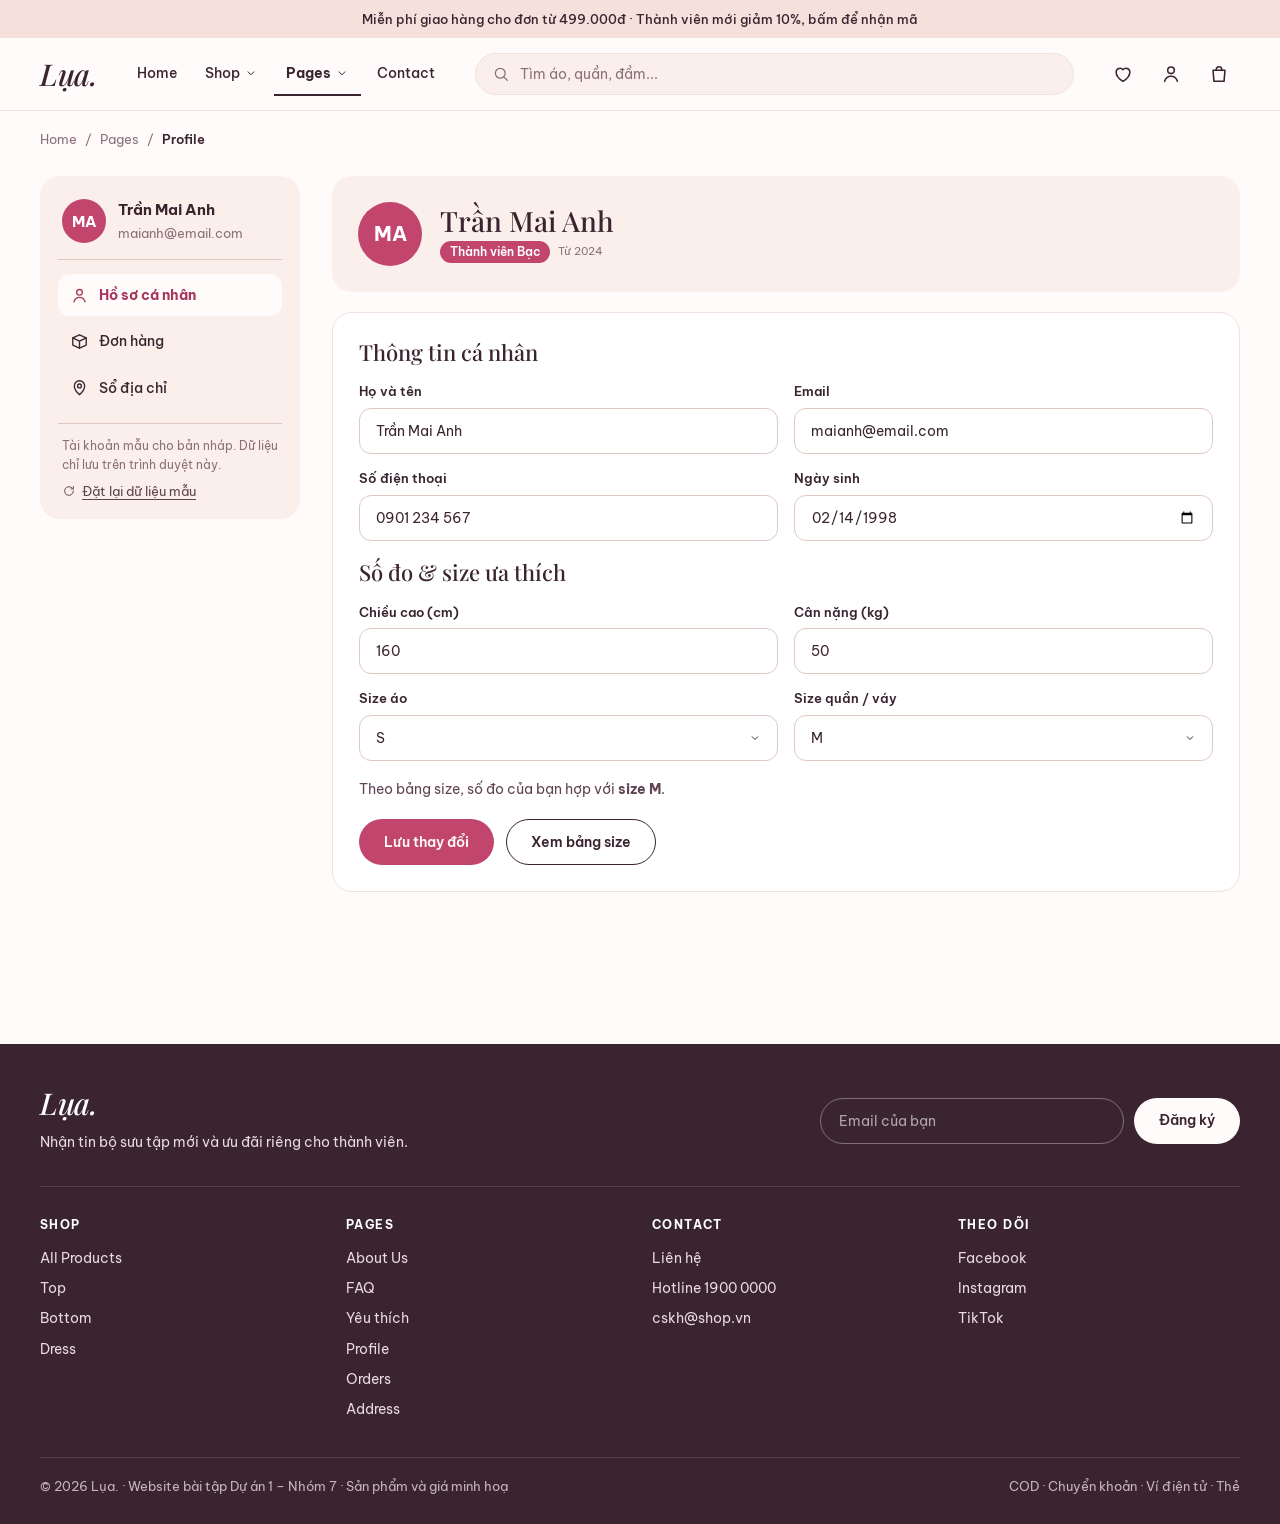
<file: profile.html>
<!doctype html>
<html lang="vi">
<head>
  <meta charset="utf-8">
  <meta name="viewport" content="width=device-width, initial-scale=1">
  <title>Hồ sơ cá nhân · Lụa.</title>
  <meta name="description" content="Lụa. – shop thời trang nữ: áo, quần, chân váy và đầm màu pastel. Website bài tập Nhóm 7.">
  <meta name="theme-color" content="#FFFBFA">
  <link rel="icon" href="images/favicon.svg" type="image/svg+xml">
  <link rel="preconnect" href="https://fonts.googleapis.com">
  <link rel="preconnect" href="https://fonts.gstatic.com" crossorigin>
  <link rel="stylesheet" href="https://fonts.googleapis.com/css2?family=Be+Vietnam+Pro:wght@400;500;600;700&amp;family=Playfair+Display:ital,wght@0,400..700;1,400..700&amp;display=swap">
  <link rel="stylesheet" href="style.css">
</head>
<body data-page="profile">
  <a class="skip" href="#main">Bỏ qua menu</a>
  <div class="announce">
    <button type="button" data-open="promo"><span class="d-only">Miễn phí giao hàng cho đơn từ 499.000đ · Thành viên mới giảm 10%, bấm để nhận mã</span><span class="m-only">Giảm 10% cho đơn đầu tiên · Nhận mã</span></button>
  </div>
  <header class="site-header">
    <div class="wrap header-row">
      <div class="h-left m-only">
        <button type="button" class="icon-btn" data-open="menu" aria-label="Mở menu"><svg viewBox="0 0 24 24" fill="none" stroke="currentColor" stroke-width="1.7" stroke-linecap="round" stroke-linejoin="round" aria-hidden="true"><path d="M4 7h16M4 12h16M4 17h11"/></svg></button>
        <button type="button" class="icon-btn" data-open="search" aria-label="Tìm kiếm"><svg viewBox="0 0 24 24" fill="none" stroke="currentColor" stroke-width="1.7" stroke-linecap="round" stroke-linejoin="round" aria-hidden="true"><circle cx="11" cy="11" r="6.5"/><path d="m16 16 4.5 4.5"/></svg></button>
      </div>
      <a class="logo" href="index.html" aria-label="Lụa. – về trang chủ">Lụa.</a>
      <nav class="main-nav d-only" aria-label="Menu chính">
        <a href="index.html">Home</a>
        <div class="dd">
          <a href="all-products.html">Shop <svg viewBox="0 0 24 24" fill="none" stroke="currentColor" stroke-width="1.7" stroke-linecap="round" stroke-linejoin="round" aria-hidden="true"><path d="m7 10 5 5 5-5"/></svg></a>
          <div class="dd-menu">
            <a href="all-products.html">All Products</a>
            <a href="top.html">Top</a>
            <a href="bottom.html">Bottom</a>
            <a href="dress.html">Dress</a>
            <a href="cart.html">Shopping Cart</a>
            <a href="checkout.html">Checkout</a>
          </div>
        </div>
        <div class="dd">
          <button type="button" class="on">Pages <svg viewBox="0 0 24 24" fill="none" stroke="currentColor" stroke-width="1.7" stroke-linecap="round" stroke-linejoin="round" aria-hidden="true"><path d="m7 10 5 5 5-5"/></svg></button>
          <div class="dd-menu">
            <a href="about.html">About Us</a>
            <a href="faq.html">FAQ</a>
            <button type="button" data-open="wish">Yêu thích</button>
            <a href="profile.html">Profile</a>
            <a href="orders.html">Orders</a>
            <a href="address.html">Address</a>
          </div>
        </div>
        <a href="contact.html">Contact</a>
      </nav>
      <form class="search d-only" action="all-products.html" role="search">
        <svg viewBox="0 0 24 24" fill="none" stroke="currentColor" stroke-width="1.7" stroke-linecap="round" stroke-linejoin="round" aria-hidden="true"><circle cx="11" cy="11" r="6.5"/><path d="m16 16 4.5 4.5"/></svg>
        <input type="search" name="q" placeholder="Tìm áo, quần, đầm..." aria-label="Tìm sản phẩm" maxlength="60">
      </form>
      <div class="header-icons">
        <button type="button" class="icon-btn" data-open="wish" aria-label="Yêu thích"><svg viewBox="0 0 24 24" fill="none" stroke="currentColor" stroke-width="1.7" stroke-linecap="round" stroke-linejoin="round" aria-hidden="true"><path d="M12 20s-7.5-4.6-7.5-10.2A4.3 4.3 0 0 1 12 7.3a4.3 4.3 0 0 1 7.5 2.5C19.5 15.4 12 20 12 20z"/></svg></button>
        <a class="icon-btn d-only" href="profile.html" aria-label="Tài khoản"><svg viewBox="0 0 24 24" fill="none" stroke="currentColor" stroke-width="1.7" stroke-linecap="round" stroke-linejoin="round" aria-hidden="true"><circle cx="12" cy="8" r="3.6"/><path d="M5 20c1-3.6 3.8-5.6 7-5.6s6 2 7 5.6"/></svg></a>
        <button type="button" class="icon-btn" data-open="bag" aria-label="Giỏ hàng"><svg viewBox="0 0 24 24" fill="none" stroke="currentColor" stroke-width="1.7" stroke-linecap="round" stroke-linejoin="round" aria-hidden="true"><path d="M5.5 8h13l-1 12h-11l-1-12z"/><path d="M9 8V7a3 3 0 0 1 6 0v1"/></svg><span class="count-dot zero" data-cart-count>0</span></button>
      </div>
    </div>
  </header>

  <main id="main" class="wrap page">
    <div class="subbar m-only">
      <a href="index.html" aria-label="Quay lại"><svg viewBox="0 0 24 24" fill="none" stroke="currentColor" stroke-width="1.7" stroke-linecap="round" stroke-linejoin="round" aria-hidden="true"><path d="m14 6-6 6 6 6"/></svg></a>
      <span>Hồ sơ</span>
      <small>TÀI KHOẢN</small>
    </div>
    <nav class="crumbs d-only" aria-label="Đường dẫn"><a href="index.html">Home</a><span>/</span><span class="plain">Pages</span><span>/</span><b>Profile</b></nav>
    <div class="account">
      <aside class="acc-side" aria-label="Tài khoản">
        <div class="acc-user">
          <span class="avatar" data-initials>MA</span>
          <div><b data-profile-name>Trần Mai Anh</b><small data-profile-email>maianh@email.com</small></div>
        </div>
        <nav class="acc-nav">
        <a href="profile.html" class="on" aria-current="page"><svg viewBox="0 0 24 24" fill="none" stroke="currentColor" stroke-width="1.7" stroke-linecap="round" stroke-linejoin="round" aria-hidden="true"><circle cx="12" cy="8" r="3.6"/><path d="M5 20c1-3.6 3.8-5.6 7-5.6s6 2 7 5.6"/></svg><span>Hồ sơ cá nhân</span></a>
        <a href="orders.html"><svg viewBox="0 0 24 24" fill="none" stroke="currentColor" stroke-width="1.7" stroke-linecap="round" stroke-linejoin="round" aria-hidden="true"><path d="M3.5 7.5 12 3.5l8.5 4v9L12 20.5l-8.5-4z"/><path d="m3.5 7.5 8.5 4 8.5-4M12 11.5v9"/></svg><span>Đơn hàng</span></a>
        <a href="address.html"><svg viewBox="0 0 24 24" fill="none" stroke="currentColor" stroke-width="1.7" stroke-linecap="round" stroke-linejoin="round" aria-hidden="true"><path d="M12 21s-6.5-5.6-6.5-11a6.5 6.5 0 0 1 13 0c0 5.4-6.5 11-6.5 11z"/><circle cx="12" cy="10" r="2.4"/></svg><span>Sổ địa chỉ</span></a>
        </nav>
        <div class="acc-demo">
          <p>Tài khoản mẫu cho bản nháp. Dữ liệu chỉ lưu trên trình duyệt này.</p>
          <button type="button" class="link" data-reset-demo><svg viewBox="0 0 24 24" fill="none" stroke="currentColor" stroke-width="1.7" stroke-linecap="round" stroke-linejoin="round" aria-hidden="true"><path d="M19.5 12a7.5 7.5 0 1 1-2.2-5.3"/><path d="M19.5 4.5v4h-4"/></svg> Đặt lại dữ liệu mẫu</button>
        </div>
      </aside>
      <section class="acc-main">
        <div class="acc-card acc-hello">
          <span class="avatar lg" data-initials>MA</span>
          <div><h1 data-profile-name>Trần Mai Anh</h1><p><span class="tag pink" id="tier">Thành viên Bạc</span> <small id="since">Từ 2024</small></p></div>
        </div>
        <form id="profileForm" class="acc-card" novalidate>
          <h2>Thông tin cá nhân</h2>
          <div class="fields">
            <label class="field"><span>Họ và tên</span><input name="name" type="text" autocomplete="name" maxlength="60"><small class="err" aria-live="polite"></small></label>
            <label class="field"><span>Email</span><input name="email" type="email" autocomplete="email" maxlength="80"><small class="err" aria-live="polite"></small></label>
            <label class="field"><span>Số điện thoại</span><input name="phone" type="tel" autocomplete="tel" inputmode="tel" maxlength="14"><small class="err" aria-live="polite"></small></label>
            <label class="field"><span>Ngày sinh</span><input name="birthday" type="date" min="1940-01-01" max="2012-12-31"><small class="err" aria-live="polite"></small></label>
          </div>
          <h2>Số đo &amp; size ưa thích</h2>
          <div class="fields">
            <label class="field"><span>Chiều cao (cm)</span><input name="height" type="number" inputmode="numeric" min="130" max="200"><small class="err" aria-live="polite"></small></label>
            <label class="field"><span>Cân nặng (kg)</span><input name="weight" type="number" inputmode="numeric" min="30" max="120"><small class="err" aria-live="polite"></small></label>
            <label class="field"><span>Size áo</span><select name="topSize"><option>S</option><option>M</option><option>L</option><option>XL</option></select></label>
            <label class="field"><span>Size quần / váy</span><select name="bottomSize"><option>S</option><option>M</option><option>L</option><option>XL</option></select></label>
          </div>
          <p class="size-hint" id="sizeHint" aria-live="polite"></p>
          <div class="btn-row">
            <button class="btn btn-pink">Lưu thay đổi</button>
            <button type="button" class="btn btn-line" data-open="sizeGuide">Xem bảng size</button>
          </div>
        </form>
      </section>
    </div>
  </main>

  <footer class="site-footer" id="lien-he">
    <div class="wrap">
      <div class="f-top">
        <div>
          <a class="logo" href="index.html">Lụa.</a>
          <p>Nhận tin bộ sưu tập mới và ưu đãi riêng cho thành viên.</p>
        </div>
        <form class="f-news" id="newsForm">
          <input type="email" required placeholder="Email của bạn" aria-label="Email nhận tin">
          <button class="btn btn-light">Đăng ký</button>
        </form>
      </div>
      <div class="f-cols">
        <div>
          <h4>SHOP</h4>
          <a href="all-products.html">All Products</a>
          <a href="top.html">Top</a>
          <a href="bottom.html">Bottom</a>
          <a href="dress.html">Dress</a>
        </div>
        <div>
          <h4>PAGES</h4>
          <a href="about.html">About Us</a>
          <a href="faq.html">FAQ</a>
          <button type="button" data-open="wish">Yêu thích</button>
          <a href="profile.html">Profile</a>
          <a href="orders.html">Orders</a>
          <a href="address.html">Address</a>
        </div>
        <div>
          <h4>CONTACT</h4>
          <a href="contact.html">Liên hệ</a>
          <span>Hotline 1900 0000</span>
          <span>cskh@shop.vn</span>
        </div>
        <div>
          <h4>THEO DÕI</h4>
          <span>Facebook</span>
          <span>Instagram</span>
          <span>TikTok</span>
        </div>
      </div>
      <div class="f-bottom">
        <span>© 2026 Lụa. · Website bài tập Dự án 1 – Nhóm 7 · Sản phẩm và giá minh hoạ</span>
        <span>COD · Chuyển khoản · Ví điện tử · Thẻ</span>
      </div>
    </div>
  </footer>

  <dialog id="menu" class="drawer drawer-left" aria-label="Menu">
    <div class="drawer-head">
      <a class="logo" href="index.html">Lụa.</a>
      <button type="button" class="x" data-close aria-label="Đóng"><svg viewBox="0 0 24 24" fill="none" stroke="currentColor" stroke-width="1.7" stroke-linecap="round" stroke-linejoin="round" aria-hidden="true"><path d="M6 6l12 12M18 6 6 18"/></svg></button>
    </div>
    <nav class="menu-nav" aria-label="Menu">
      <a class="menu-top" href="index.html">Home</a>
      <p class="menu-label">Shop</p>
      <a href="all-products.html">All Products</a>
      <a href="top.html">Top</a>
      <a href="bottom.html">Bottom</a>
      <a href="dress.html">Dress</a>
      <a href="cart.html">Shopping Cart</a>
      <a href="checkout.html">Checkout</a>
      <p class="menu-label">Pages</p>
      <a href="about.html">About Us</a>
      <a href="faq.html">FAQ</a>
      <button type="button" data-open="wish">Yêu thích</button>
      <a href="orders.html">Orders</a>
      <a href="address.html">Address</a>
      <a class="menu-top" href="contact.html">Contact</a>
    </nav>
    <div class="btn-row">
      <a class="btn btn-pink btn-sm" href="profile.html"><svg viewBox="0 0 24 24" fill="none" stroke="currentColor" stroke-width="1.7" stroke-linecap="round" stroke-linejoin="round" aria-hidden="true"><circle cx="12" cy="8" r="3.6"/><path d="M5 20c1-3.6 3.8-5.6 7-5.6s6 2 7 5.6"/></svg> Tài khoản của tôi</a>
    </div>
  </dialog>

  <dialog id="search" class="search-sheet" aria-label="Tìm kiếm">
    <form action="all-products.html" role="search">
      <div class="search">
        <svg viewBox="0 0 24 24" fill="none" stroke="currentColor" stroke-width="1.7" stroke-linecap="round" stroke-linejoin="round" aria-hidden="true"><circle cx="11" cy="11" r="6.5"/><path d="m16 16 4.5 4.5"/></svg>
        <input type="search" name="q" placeholder="Tìm áo, quần, đầm..." aria-label="Tìm sản phẩm" maxlength="60">
      </div>
      <button class="btn btn-pink btn-sm">Tìm</button>
    </form>
  </dialog>

  <dialog id="quick" class="modal sheet" aria-labelledby="quickName">
    <form id="quickForm">
      <button type="button" class="x" data-close aria-label="Đóng"><svg viewBox="0 0 24 24" fill="none" stroke="currentColor" stroke-width="1.7" stroke-linecap="round" stroke-linejoin="round" aria-hidden="true"><path d="M6 6l12 12M18 6 6 18"/></svg></button>
      <div class="q-head">
        <img id="quickImg" src="images/p11.jpg" alt="" width="720" height="960">
        <div>
          <p class="card-cat" id="quickCat"></p>
          <h3 id="quickName"></h3>
          <p class="card-price" id="quickPrice"></p>
        </div>
      </div>
      <div class="q-row"><span>Size: <b id="quickSizeLabel"></b></span><button type="button" class="link" data-open="sizeGuide">Hướng dẫn chọn size</button></div>
      <div class="choice" id="quickSizes" role="radiogroup" aria-label="Chọn size"></div>
      <div class="q-row"><span>Màu: <b id="quickColorLabel"></b></span></div>
      <div class="choice" id="quickColors" role="radiogroup" aria-label="Chọn màu"></div>
      <div class="q-buy">
        <div class="qty">
          <button type="button" data-step="-1" aria-label="Bớt 1">−</button>
          <input id="quickQty" value="1" inputmode="numeric" aria-label="Số lượng">
          <button type="button" data-step="1" aria-label="Thêm 1">+</button>
        </div>
        <button class="btn btn-pink" id="quickSubmit">Thêm vào giỏ</button>
      </div>
    </form>
  </dialog>

  <dialog id="bag" class="drawer drawer-right" aria-labelledby="bagTitle">
    <div class="drawer-head">
      <h2 id="bagTitle">Giỏ hàng (0)</h2>
      <button type="button" class="x" data-close aria-label="Đóng"><svg viewBox="0 0 24 24" fill="none" stroke="currentColor" stroke-width="1.7" stroke-linecap="round" stroke-linejoin="round" aria-hidden="true"><path d="M6 6l12 12M18 6 6 18"/></svg></button>
    </div>
    <div class="ship-note" id="shipNote" hidden>
      <span id="shipText"></span>
      <div class="ship-bar"><span id="shipBar"></span></div>
    </div>
    <div class="rows" id="bagRows"></div>
    <div class="bag-foot" id="bagFoot" hidden>
      <div class="bag-total"><span>Tạm tính</span><b id="bagTotal">0đ</b></div>
      <p class="note">Phí giao hàng và mã giảm giá tính ở bước thanh toán.</p>
      <a class="btn btn-pink btn-block" href="checkout.html">Thanh toán</a>
      <a class="btn btn-line btn-block" href="cart.html">Xem giỏ hàng</a>
      <button type="button" class="link" data-close>Tiếp tục mua sắm</button>
    </div>
  </dialog>

  <dialog id="wish" class="drawer drawer-right" aria-labelledby="wishTitle">
    <div class="drawer-head">
      <h2 id="wishTitle">Yêu thích (0)</h2>
      <button type="button" class="x" data-close aria-label="Đóng"><svg viewBox="0 0 24 24" fill="none" stroke="currentColor" stroke-width="1.7" stroke-linecap="round" stroke-linejoin="round" aria-hidden="true"><path d="M6 6l12 12M18 6 6 18"/></svg></button>
    </div>
    <div class="rows" id="wishRows"></div>
  </dialog>

  <dialog id="sizeGuide" class="modal" aria-labelledby="sizeTitle">
    <button type="button" class="x" data-close aria-label="Đóng"><svg viewBox="0 0 24 24" fill="none" stroke="currentColor" stroke-width="1.7" stroke-linecap="round" stroke-linejoin="round" aria-hidden="true"><path d="M6 6l12 12M18 6 6 18"/></svg></button>
    <h2 id="sizeTitle">Bảng size</h2>
    <p class="lead">Đối chiếu chiều cao và cân nặng. Nếu nằm giữa hai size, nên chọn size lớn hơn.</p>
    <table class="size-table">
      <thead><tr><th>Size</th><th>Chiều cao</th><th>Cân nặng</th><th>Vòng eo</th></tr></thead>
      <tbody>
        <tr><td>S</td><td>1m50 – 1m55</td><td>40 – 45 kg</td><td>62 – 66 cm</td></tr>
        <tr><td>M</td><td>1m55 – 1m60</td><td>45 – 50 kg</td><td>66 – 70 cm</td></tr>
        <tr><td>L</td><td>1m60 – 1m65</td><td>50 – 55 kg</td><td>70 – 74 cm</td></tr>
        <tr><td>XL</td><td>1m65 – 1m70</td><td>55 – 62 kg</td><td>74 – 78 cm</td></tr>
      </tbody>
    </table>
  </dialog>

  <dialog id="promo" class="promo" aria-labelledby="promoTitle">
    <button type="button" class="x" data-close aria-label="Đóng"><svg viewBox="0 0 24 24" fill="none" stroke="currentColor" stroke-width="1.7" stroke-linecap="round" stroke-linejoin="round" aria-hidden="true"><path d="M6 6l12 12M18 6 6 18"/></svg></button>
    <img src="images/promo.jpg" alt="" width="1000" height="400">
    <div class="promo-body">
      <p class="eyebrow">Thành viên mới</p>
      <h3 id="promoTitle">Giảm 10% cho đơn đầu tiên</h3>
      <form id="promoForm" class="stack">
        <p>Để lại email, Lụa. gửi mã giảm giá và báo sớm khi có bộ sưu tập mới.</p>
        <input type="email" required placeholder="Email của bạn" aria-label="Email nhận mã">
        <button class="btn btn-pink">Nhận mã giảm giá</button>
        <button type="button" class="later" data-close>Để sau</button>
      </form>
      <div id="promoDone" class="stack" hidden>
        <p>Mã giảm 10% của bạn, nhập ở bước thanh toán:</p>
        <span class="code">LUA10</span>
        <button type="button" class="btn btn-line" data-close>Tiếp tục mua sắm</button>
      </div>
    </div>
  </dialog>

  <div class="toast" id="toast" role="status" aria-live="polite" hidden>
    <span class="toast-ic"><svg viewBox="0 0 24 24" fill="none" stroke="currentColor" stroke-width="1.7" stroke-linecap="round" stroke-linejoin="round" aria-hidden="true"><path d="m5 12.5 4.5 4.5L19 7.5"/></svg></span>
    <div><b id="toastTitle"></b><small id="toastText"></small></div>
    <button type="button" class="x" data-toast-close aria-label="Đóng"><svg viewBox="0 0 24 24" fill="none" stroke="currentColor" stroke-width="1.7" stroke-linecap="round" stroke-linejoin="round" aria-hidden="true"><path d="M6 6l12 12M18 6 6 18"/></svg></button>
    <div class="toast-actions" id="toastActions">
      <button type="button" class="btn btn-line btn-sm" data-toast-close>Mua tiếp</button>
      <button type="button" class="btn btn-pink btn-sm" data-open="bag">Xem giỏ hàng</button>
    </div>
  </div>

  <script src="app.js"></script>
  <script src="pages.js"></script>
</body>
</html>
</file>
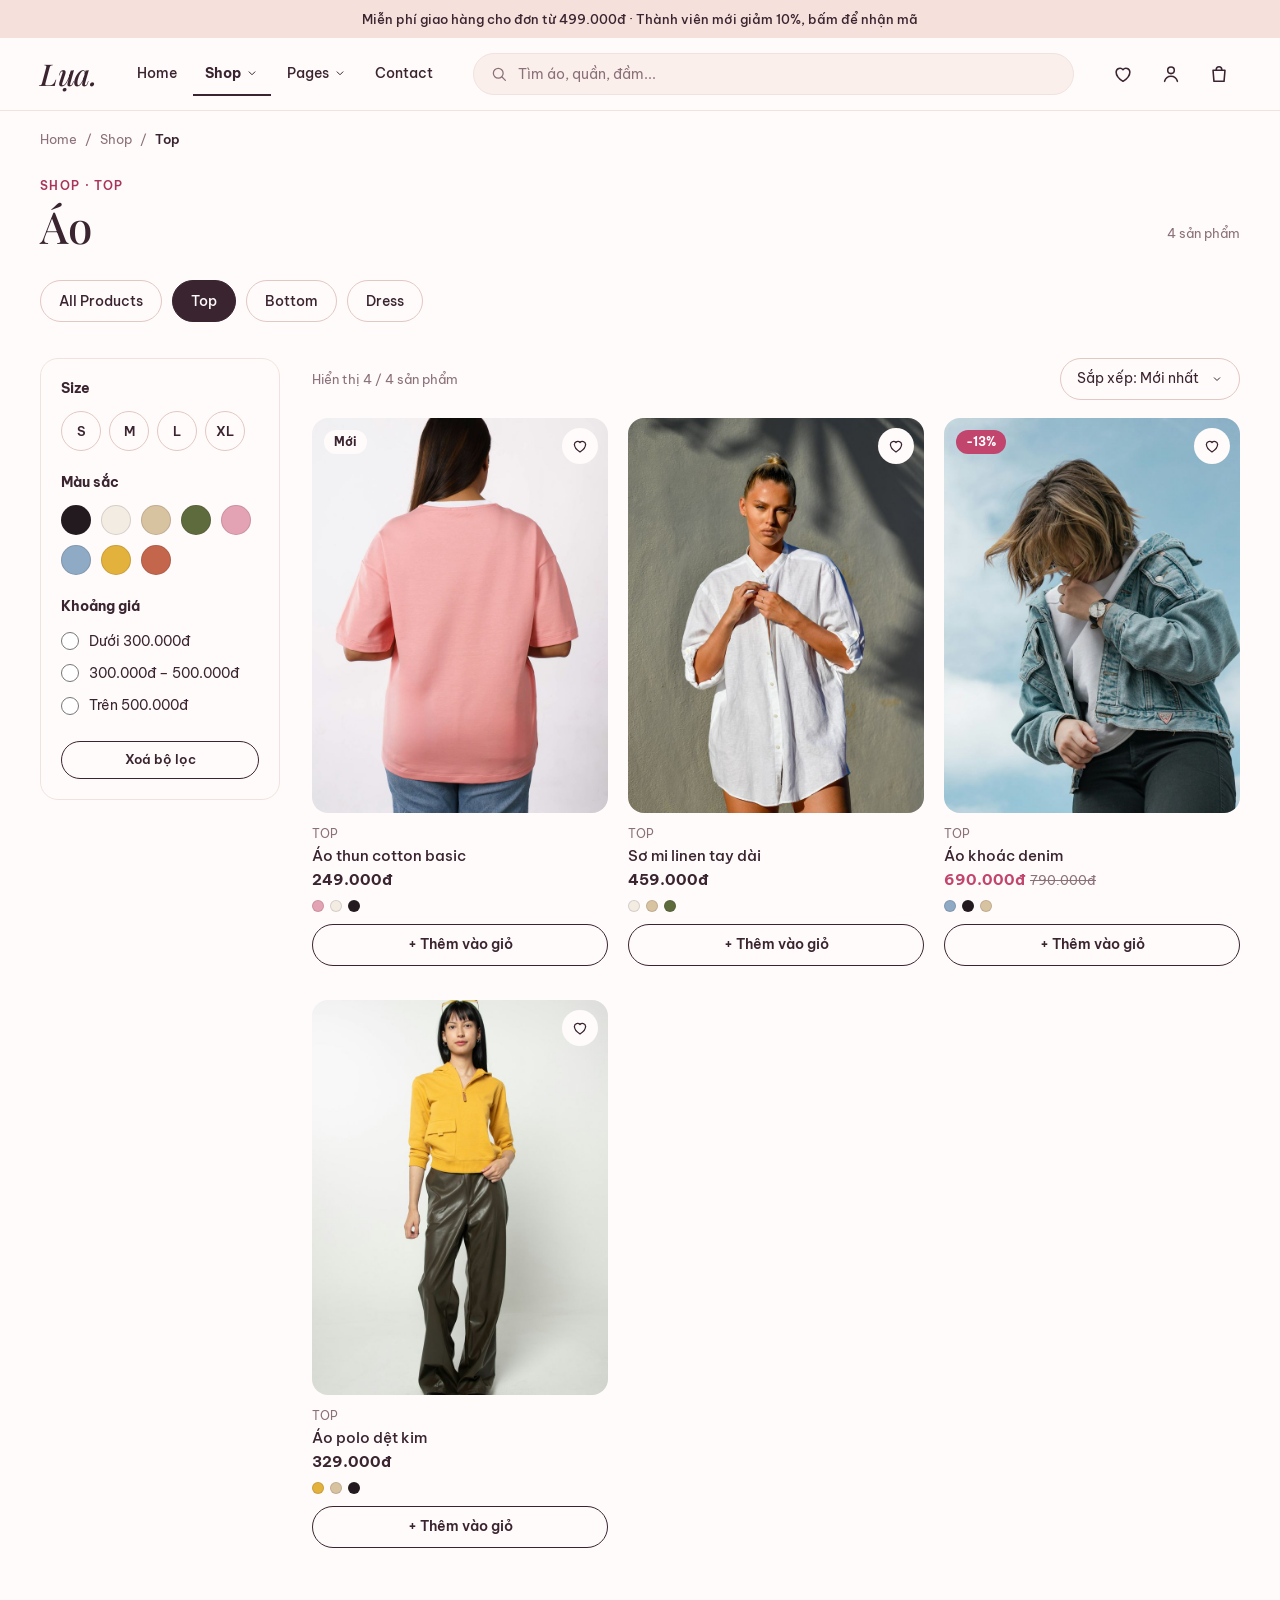
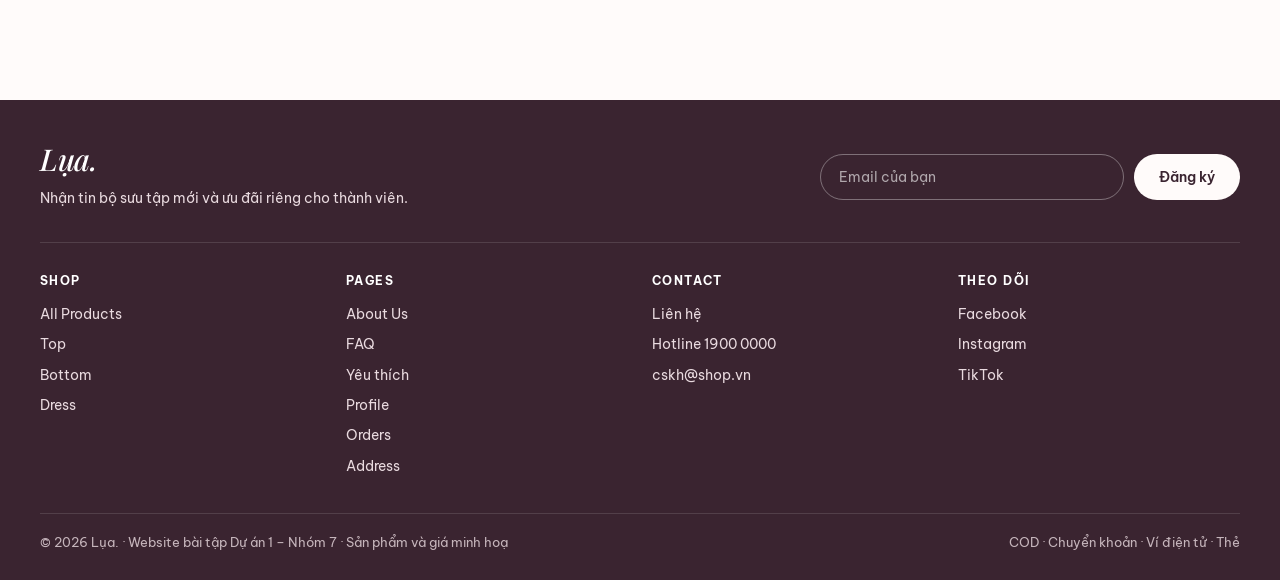
<file: top.html>
<!doctype html>
<html lang="vi">
<head>
  <meta charset="utf-8">
  <meta name="viewport" content="width=device-width, initial-scale=1">
  <title>Áo · Lụa.</title>
  <meta name="description" content="Lụa. – shop thời trang nữ: áo, quần, chân váy và đầm màu pastel. Website bài tập Nhóm 7.">
  <meta name="theme-color" content="#FFFBFA">
  <link rel="icon" href="images/favicon.svg" type="image/svg+xml">
  <link rel="preconnect" href="https://fonts.googleapis.com">
  <link rel="preconnect" href="https://fonts.gstatic.com" crossorigin>
  <link rel="stylesheet" href="https://fonts.googleapis.com/css2?family=Be+Vietnam+Pro:wght@400;500;600;700&amp;family=Playfair+Display:ital,wght@0,400..700;1,400..700&amp;display=swap">
  <link rel="stylesheet" href="style.css">
</head>
<body data-page="top">
  <a class="skip" href="#main">Bỏ qua menu</a>
  <div class="announce">
    <button type="button" data-open="promo"><span class="d-only">Miễn phí giao hàng cho đơn từ 499.000đ · Thành viên mới giảm 10%, bấm để nhận mã</span><span class="m-only">Giảm 10% cho đơn đầu tiên · Nhận mã</span></button>
  </div>
  <header class="site-header">
    <div class="wrap header-row">
      <div class="h-left m-only">
        <button type="button" class="icon-btn" data-open="menu" aria-label="Mở menu"><svg viewBox="0 0 24 24" fill="none" stroke="currentColor" stroke-width="1.7" stroke-linecap="round" stroke-linejoin="round" aria-hidden="true"><path d="M4 7h16M4 12h16M4 17h11"/></svg></button>
        <button type="button" class="icon-btn" data-open="search" aria-label="Tìm kiếm"><svg viewBox="0 0 24 24" fill="none" stroke="currentColor" stroke-width="1.7" stroke-linecap="round" stroke-linejoin="round" aria-hidden="true"><circle cx="11" cy="11" r="6.5"/><path d="m16 16 4.5 4.5"/></svg></button>
      </div>
      <a class="logo" href="index.html" aria-label="Lụa. – về trang chủ">Lụa.</a>
      <nav class="main-nav d-only" aria-label="Menu chính">
        <a href="index.html">Home</a>
        <div class="dd">
          <a href="all-products.html" class="on">Shop <svg viewBox="0 0 24 24" fill="none" stroke="currentColor" stroke-width="1.7" stroke-linecap="round" stroke-linejoin="round" aria-hidden="true"><path d="m7 10 5 5 5-5"/></svg></a>
          <div class="dd-menu">
            <a href="all-products.html">All Products</a>
            <a href="top.html">Top</a>
            <a href="bottom.html">Bottom</a>
            <a href="dress.html">Dress</a>
            <a href="cart.html">Shopping Cart</a>
            <a href="checkout.html">Checkout</a>
          </div>
        </div>
        <div class="dd">
          <button type="button">Pages <svg viewBox="0 0 24 24" fill="none" stroke="currentColor" stroke-width="1.7" stroke-linecap="round" stroke-linejoin="round" aria-hidden="true"><path d="m7 10 5 5 5-5"/></svg></button>
          <div class="dd-menu">
            <a href="about.html">About Us</a>
            <a href="faq.html">FAQ</a>
            <button type="button" data-open="wish">Yêu thích</button>
            <a href="profile.html">Profile</a>
            <a href="orders.html">Orders</a>
            <a href="address.html">Address</a>
          </div>
        </div>
        <a href="contact.html">Contact</a>
      </nav>
      <form class="search d-only" action="all-products.html" role="search">
        <svg viewBox="0 0 24 24" fill="none" stroke="currentColor" stroke-width="1.7" stroke-linecap="round" stroke-linejoin="round" aria-hidden="true"><circle cx="11" cy="11" r="6.5"/><path d="m16 16 4.5 4.5"/></svg>
        <input type="search" name="q" placeholder="Tìm áo, quần, đầm..." aria-label="Tìm sản phẩm" maxlength="60">
      </form>
      <div class="header-icons">
        <button type="button" class="icon-btn" data-open="wish" aria-label="Yêu thích"><svg viewBox="0 0 24 24" fill="none" stroke="currentColor" stroke-width="1.7" stroke-linecap="round" stroke-linejoin="round" aria-hidden="true"><path d="M12 20s-7.5-4.6-7.5-10.2A4.3 4.3 0 0 1 12 7.3a4.3 4.3 0 0 1 7.5 2.5C19.5 15.4 12 20 12 20z"/></svg></button>
        <a class="icon-btn d-only" href="profile.html" aria-label="Tài khoản"><svg viewBox="0 0 24 24" fill="none" stroke="currentColor" stroke-width="1.7" stroke-linecap="round" stroke-linejoin="round" aria-hidden="true"><circle cx="12" cy="8" r="3.6"/><path d="M5 20c1-3.6 3.8-5.6 7-5.6s6 2 7 5.6"/></svg></a>
        <button type="button" class="icon-btn" data-open="bag" aria-label="Giỏ hàng"><svg viewBox="0 0 24 24" fill="none" stroke="currentColor" stroke-width="1.7" stroke-linecap="round" stroke-linejoin="round" aria-hidden="true"><path d="M5.5 8h13l-1 12h-11l-1-12z"/><path d="M9 8V7a3 3 0 0 1 6 0v1"/></svg><span class="count-dot zero" data-cart-count>0</span></button>
      </div>
    </div>
  </header>

  <main id="main" class="wrap listing">
    <div class="subbar m-only">
      <a href="index.html" aria-label="Về trang chủ"><svg viewBox="0 0 24 24" fill="none" stroke="currentColor" stroke-width="1.7" stroke-linecap="round" stroke-linejoin="round" aria-hidden="true"><path d="m14 6-6 6 6 6"/></svg></a>
      <span id="subTitle">Áo</span>
      <small>SHOP</small>
    </div>
    <nav class="crumbs d-only" aria-label="Đường dẫn">
      <a href="index.html">Home</a><span>/</span><a href="all-products.html">Shop</a><span>/</span><b id="crumbLast">Top</b>
    </nav>
    <div class="page-head">
      <div>
        <p class="eyebrow" id="pageEyebrow">Shop · Top</p>
        <h1 id="pageTitle">Áo</h1>
      </div>
      <p class="count" id="resultCount"></p>
    </div>
    <p class="search-note" id="searchNote" hidden>Kết quả cho “<b id="searchTerm"></b>”<a class="link" href="all-products.html">Xoá tìm kiếm</a></p>
    <nav class="chips" aria-label="Danh mục">
        <a href="all-products.html">All Products</a>
        <a href="top.html" class="on" aria-current="page">Top</a>
        <a href="bottom.html">Bottom</a>
        <a href="dress.html">Dress</a>
    </nav>
    <div class="shop">
      <aside class="side d-only" aria-label="Bộ lọc">
        <h3>Size</h3>
        <div class="sizes"><button type="button" class="size" data-size="S" aria-pressed="false">S</button><button type="button" class="size" data-size="M" aria-pressed="false">M</button><button type="button" class="size" data-size="L" aria-pressed="false">L</button><button type="button" class="size" data-size="XL" aria-pressed="false">XL</button></div>
        <h3>Màu sắc</h3>
        <div class="swatches"><button type="button" class="swatch" data-color="Đen" style="--c:#231A1F" aria-pressed="false" aria-label="Đen" title="Đen"></button><button type="button" class="swatch" data-color="Trắng kem" style="--c:#F3ECE2" aria-pressed="false" aria-label="Trắng kem" title="Trắng kem"></button><button type="button" class="swatch" data-color="Be" style="--c:#D8C3A1" aria-pressed="false" aria-label="Be" title="Be"></button><button type="button" class="swatch" data-color="Xanh rêu" style="--c:#5E6B3C" aria-pressed="false" aria-label="Xanh rêu" title="Xanh rêu"></button><button type="button" class="swatch" data-color="Hồng" style="--c:#E4A3B4" aria-pressed="false" aria-label="Hồng" title="Hồng"></button><button type="button" class="swatch" data-color="Xanh jean" style="--c:#8EAAC4" aria-pressed="false" aria-label="Xanh jean" title="Xanh jean"></button><button type="button" class="swatch" data-color="Vàng" style="--c:#E3B23C" aria-pressed="false" aria-label="Vàng" title="Vàng"></button><button type="button" class="swatch" data-color="Cam đất" style="--c:#C4664C" aria-pressed="false" aria-label="Cam đất" title="Cam đất"></button></div>
        <h3>Khoảng giá</h3>
        <div class="prices">
            <label><input type="radio" name="price" value="lt300"> Dưới 300.000đ</label>
            <label><input type="radio" name="price" value="mid"> 300.000đ – 500.000đ</label>
            <label><input type="radio" name="price" value="gt500"> Trên 500.000đ</label>
        </div>
        <button type="button" class="btn btn-line btn-sm btn-block" data-clear>Xoá bộ lọc</button>
      </aside>
      <section class="shop-main" aria-label="Sản phẩm">
        <div class="toolbar">
          <div class="sizes m-only" aria-label="Lọc theo size"><button type="button" class="size" data-size="S" aria-pressed="false">S</button><button type="button" class="size" data-size="M" aria-pressed="false">M</button><button type="button" class="size" data-size="L" aria-pressed="false">L</button><button type="button" class="size" data-size="XL" aria-pressed="false">XL</button></div>
          <p class="active-filters d-only" id="activeFilters"></p>
          <label class="sort"><span class="sr">Sắp xếp</span>
            <select id="sort">
              <option value="new">Sắp xếp: Mới nhất</option>
              <option value="asc">Giá: thấp đến cao</option>
              <option value="desc">Giá: cao đến thấp</option>
            </select>
          </label>
        </div>
        <div class="grid grid-3" id="listing"></div>
        <button type="button" class="btn btn-line btn-more" id="more" hidden>Xem thêm sản phẩm</button>
      </section>
    </div>
  </main>

  <footer class="site-footer" id="lien-he">
    <div class="wrap">
      <div class="f-top">
        <div>
          <a class="logo" href="index.html">Lụa.</a>
          <p>Nhận tin bộ sưu tập mới và ưu đãi riêng cho thành viên.</p>
        </div>
        <form class="f-news" id="newsForm">
          <input type="email" required placeholder="Email của bạn" aria-label="Email nhận tin">
          <button class="btn btn-light">Đăng ký</button>
        </form>
      </div>
      <div class="f-cols">
        <div>
          <h4>SHOP</h4>
          <a href="all-products.html">All Products</a>
          <a href="top.html">Top</a>
          <a href="bottom.html">Bottom</a>
          <a href="dress.html">Dress</a>
        </div>
        <div>
          <h4>PAGES</h4>
          <a href="about.html">About Us</a>
          <a href="faq.html">FAQ</a>
          <button type="button" data-open="wish">Yêu thích</button>
          <a href="profile.html">Profile</a>
          <a href="orders.html">Orders</a>
          <a href="address.html">Address</a>
        </div>
        <div>
          <h4>CONTACT</h4>
          <a href="contact.html">Liên hệ</a>
          <span>Hotline 1900 0000</span>
          <span>cskh@shop.vn</span>
        </div>
        <div>
          <h4>THEO DÕI</h4>
          <span>Facebook</span>
          <span>Instagram</span>
          <span>TikTok</span>
        </div>
      </div>
      <div class="f-bottom">
        <span>© 2026 Lụa. · Website bài tập Dự án 1 – Nhóm 7 · Sản phẩm và giá minh hoạ</span>
        <span>COD · Chuyển khoản · Ví điện tử · Thẻ</span>
      </div>
    </div>
  </footer>

  <dialog id="menu" class="drawer drawer-left" aria-label="Menu">
    <div class="drawer-head">
      <a class="logo" href="index.html">Lụa.</a>
      <button type="button" class="x" data-close aria-label="Đóng"><svg viewBox="0 0 24 24" fill="none" stroke="currentColor" stroke-width="1.7" stroke-linecap="round" stroke-linejoin="round" aria-hidden="true"><path d="M6 6l12 12M18 6 6 18"/></svg></button>
    </div>
    <nav class="menu-nav" aria-label="Menu">
      <a class="menu-top" href="index.html">Home</a>
      <p class="menu-label">Shop</p>
      <a href="all-products.html">All Products</a>
      <a href="top.html">Top</a>
      <a href="bottom.html">Bottom</a>
      <a href="dress.html">Dress</a>
      <a href="cart.html">Shopping Cart</a>
      <a href="checkout.html">Checkout</a>
      <p class="menu-label">Pages</p>
      <a href="about.html">About Us</a>
      <a href="faq.html">FAQ</a>
      <button type="button" data-open="wish">Yêu thích</button>
      <a href="orders.html">Orders</a>
      <a href="address.html">Address</a>
      <a class="menu-top" href="contact.html">Contact</a>
    </nav>
    <div class="btn-row">
      <a class="btn btn-pink btn-sm" href="profile.html"><svg viewBox="0 0 24 24" fill="none" stroke="currentColor" stroke-width="1.7" stroke-linecap="round" stroke-linejoin="round" aria-hidden="true"><circle cx="12" cy="8" r="3.6"/><path d="M5 20c1-3.6 3.8-5.6 7-5.6s6 2 7 5.6"/></svg> Tài khoản của tôi</a>
    </div>
  </dialog>

  <dialog id="search" class="search-sheet" aria-label="Tìm kiếm">
    <form action="all-products.html" role="search">
      <div class="search">
        <svg viewBox="0 0 24 24" fill="none" stroke="currentColor" stroke-width="1.7" stroke-linecap="round" stroke-linejoin="round" aria-hidden="true"><circle cx="11" cy="11" r="6.5"/><path d="m16 16 4.5 4.5"/></svg>
        <input type="search" name="q" placeholder="Tìm áo, quần, đầm..." aria-label="Tìm sản phẩm" maxlength="60">
      </div>
      <button class="btn btn-pink btn-sm">Tìm</button>
    </form>
  </dialog>

  <dialog id="quick" class="modal sheet" aria-labelledby="quickName">
    <form id="quickForm">
      <button type="button" class="x" data-close aria-label="Đóng"><svg viewBox="0 0 24 24" fill="none" stroke="currentColor" stroke-width="1.7" stroke-linecap="round" stroke-linejoin="round" aria-hidden="true"><path d="M6 6l12 12M18 6 6 18"/></svg></button>
      <div class="q-head">
        <img id="quickImg" src="images/p11.jpg" alt="" width="720" height="960">
        <div>
          <p class="card-cat" id="quickCat"></p>
          <h3 id="quickName"></h3>
          <p class="card-price" id="quickPrice"></p>
        </div>
      </div>
      <div class="q-row"><span>Size: <b id="quickSizeLabel"></b></span><button type="button" class="link" data-open="sizeGuide">Hướng dẫn chọn size</button></div>
      <div class="choice" id="quickSizes" role="radiogroup" aria-label="Chọn size"></div>
      <div class="q-row"><span>Màu: <b id="quickColorLabel"></b></span></div>
      <div class="choice" id="quickColors" role="radiogroup" aria-label="Chọn màu"></div>
      <div class="q-buy">
        <div class="qty">
          <button type="button" data-step="-1" aria-label="Bớt 1">−</button>
          <input id="quickQty" value="1" inputmode="numeric" aria-label="Số lượng">
          <button type="button" data-step="1" aria-label="Thêm 1">+</button>
        </div>
        <button class="btn btn-pink" id="quickSubmit">Thêm vào giỏ</button>
      </div>
    </form>
  </dialog>

  <dialog id="bag" class="drawer drawer-right" aria-labelledby="bagTitle">
    <div class="drawer-head">
      <h2 id="bagTitle">Giỏ hàng (0)</h2>
      <button type="button" class="x" data-close aria-label="Đóng"><svg viewBox="0 0 24 24" fill="none" stroke="currentColor" stroke-width="1.7" stroke-linecap="round" stroke-linejoin="round" aria-hidden="true"><path d="M6 6l12 12M18 6 6 18"/></svg></button>
    </div>
    <div class="ship-note" id="shipNote" hidden>
      <span id="shipText"></span>
      <div class="ship-bar"><span id="shipBar"></span></div>
    </div>
    <div class="rows" id="bagRows"></div>
    <div class="bag-foot" id="bagFoot" hidden>
      <div class="bag-total"><span>Tạm tính</span><b id="bagTotal">0đ</b></div>
      <p class="note">Phí giao hàng và mã giảm giá tính ở bước thanh toán.</p>
      <a class="btn btn-pink btn-block" href="checkout.html">Thanh toán</a>
      <a class="btn btn-line btn-block" href="cart.html">Xem giỏ hàng</a>
      <button type="button" class="link" data-close>Tiếp tục mua sắm</button>
    </div>
  </dialog>

  <dialog id="wish" class="drawer drawer-right" aria-labelledby="wishTitle">
    <div class="drawer-head">
      <h2 id="wishTitle">Yêu thích (0)</h2>
      <button type="button" class="x" data-close aria-label="Đóng"><svg viewBox="0 0 24 24" fill="none" stroke="currentColor" stroke-width="1.7" stroke-linecap="round" stroke-linejoin="round" aria-hidden="true"><path d="M6 6l12 12M18 6 6 18"/></svg></button>
    </div>
    <div class="rows" id="wishRows"></div>
  </dialog>

  <dialog id="sizeGuide" class="modal" aria-labelledby="sizeTitle">
    <button type="button" class="x" data-close aria-label="Đóng"><svg viewBox="0 0 24 24" fill="none" stroke="currentColor" stroke-width="1.7" stroke-linecap="round" stroke-linejoin="round" aria-hidden="true"><path d="M6 6l12 12M18 6 6 18"/></svg></button>
    <h2 id="sizeTitle">Bảng size</h2>
    <p class="lead">Đối chiếu chiều cao và cân nặng. Nếu nằm giữa hai size, nên chọn size lớn hơn.</p>
    <table class="size-table">
      <thead><tr><th>Size</th><th>Chiều cao</th><th>Cân nặng</th><th>Vòng eo</th></tr></thead>
      <tbody>
        <tr><td>S</td><td>1m50 – 1m55</td><td>40 – 45 kg</td><td>62 – 66 cm</td></tr>
        <tr><td>M</td><td>1m55 – 1m60</td><td>45 – 50 kg</td><td>66 – 70 cm</td></tr>
        <tr><td>L</td><td>1m60 – 1m65</td><td>50 – 55 kg</td><td>70 – 74 cm</td></tr>
        <tr><td>XL</td><td>1m65 – 1m70</td><td>55 – 62 kg</td><td>74 – 78 cm</td></tr>
      </tbody>
    </table>
  </dialog>

  <dialog id="promo" class="promo" aria-labelledby="promoTitle">
    <button type="button" class="x" data-close aria-label="Đóng"><svg viewBox="0 0 24 24" fill="none" stroke="currentColor" stroke-width="1.7" stroke-linecap="round" stroke-linejoin="round" aria-hidden="true"><path d="M6 6l12 12M18 6 6 18"/></svg></button>
    <img src="images/promo.jpg" alt="" width="1000" height="400">
    <div class="promo-body">
      <p class="eyebrow">Thành viên mới</p>
      <h3 id="promoTitle">Giảm 10% cho đơn đầu tiên</h3>
      <form id="promoForm" class="stack">
        <p>Để lại email, Lụa. gửi mã giảm giá và báo sớm khi có bộ sưu tập mới.</p>
        <input type="email" required placeholder="Email của bạn" aria-label="Email nhận mã">
        <button class="btn btn-pink">Nhận mã giảm giá</button>
        <button type="button" class="later" data-close>Để sau</button>
      </form>
      <div id="promoDone" class="stack" hidden>
        <p>Mã giảm 10% của bạn, nhập ở bước thanh toán:</p>
        <span class="code">LUA10</span>
        <button type="button" class="btn btn-line" data-close>Tiếp tục mua sắm</button>
      </div>
    </div>
  </dialog>

  <div class="toast" id="toast" role="status" aria-live="polite" hidden>
    <span class="toast-ic"><svg viewBox="0 0 24 24" fill="none" stroke="currentColor" stroke-width="1.7" stroke-linecap="round" stroke-linejoin="round" aria-hidden="true"><path d="m5 12.5 4.5 4.5L19 7.5"/></svg></span>
    <div><b id="toastTitle"></b><small id="toastText"></small></div>
    <button type="button" class="x" data-toast-close aria-label="Đóng"><svg viewBox="0 0 24 24" fill="none" stroke="currentColor" stroke-width="1.7" stroke-linecap="round" stroke-linejoin="round" aria-hidden="true"><path d="M6 6l12 12M18 6 6 18"/></svg></button>
    <div class="toast-actions" id="toastActions">
      <button type="button" class="btn btn-line btn-sm" data-toast-close>Mua tiếp</button>
      <button type="button" class="btn btn-pink btn-sm" data-open="bag">Xem giỏ hàng</button>
    </div>
  </div>

  <script src="app.js"></script>
</body>
</html>
</file>
<file: style.css>
/* Lụa. – Nhóm 7 · Trang mua sắm (việc 10)
   Màu, chữ và nút lấy theo style guide Lụa. trong Figma. */

:root {
  --bg: #FFFBFA;        /* Nền trang */
  --soft: #FBEFEC;      /* Nền hồng nhạt */
  --soft-2: #F5E0DB;    /* Nền hồng đậm */
  --ink: #3A2430;       /* Chữ chính */
  --ink-2: #5E4452;     /* Chữ phụ */
  --muted: #8A7079;     /* Chữ mờ */
  --accent: #C2456E;    /* Nút, điểm nhấn */
  --accent-dark: #A8355B;
  --line: #E2C8C3;      /* Đường viền */
  --line-soft: #F0E2DE;
  --on-dark: #E9DADF;
  --serif: 'Playfair Display', Georgia, serif;
  --sans: 'Be Vietnam Pro', Arial, sans-serif;
  --radius: 16px;
  --wrap: 1200px;
}

* { box-sizing: border-box; }
html { -webkit-text-size-adjust: 100%; }
body { margin: 0; background: var(--bg); color: var(--ink); font: 15px/1.6 var(--sans); -webkit-font-smoothing: antialiased; }
img { display: block; max-width: 100%; height: auto; }
a { color: inherit; text-decoration: none; }
button, input, select, textarea { font: inherit; color: inherit; }
button { cursor: pointer; background: none; border: 0; padding: 0; }
h1, h2, h3, h4 { margin: 0; font-weight: 500; }
p { margin: 0; }
:focus-visible { outline: 2px solid var(--accent); outline-offset: 3px; border-radius: 6px; }
[hidden] { display: none !important; }
body:has(dialog[open]) { overflow: hidden; }
.sr { position: absolute; width: 1px; height: 1px; overflow: hidden; clip: rect(0 0 0 0); white-space: nowrap; }
.skip { position: absolute; left: -999px; top: 8px; background: var(--ink); color: #fff; padding: 8px 14px; border-radius: 99px; z-index: 50; }
.skip:focus { left: 8px; }
.wrap { max-width: calc(var(--wrap) + 48px); margin: 0 auto; padding: 0 24px; }
.m-only { display: none !important; }

/* ---------- Chữ ---------- */
.logo { font: italic 500 30px/1 var(--serif); letter-spacing: -0.5px; white-space: nowrap; }
.eyebrow { font-size: 12px; font-weight: 600; letter-spacing: 0.12em; text-transform: uppercase; color: var(--accent-dark); }
.display { font: italic 500 clamp(44px, 5.2vw, 72px)/1.05 var(--serif); }
.lead { color: var(--ink-2); font-size: 16px; }
h1 { font: 500 44px/1.15 var(--serif); }
h2 { font: 500 32px/1.2 var(--serif); }

/* ---------- Nút ---------- */
.btn { display: inline-flex; align-items: center; justify-content: center; gap: 8px; min-height: 46px; padding: 0 24px; border-radius: 999px; font-weight: 600; font-size: 14px; border: 1.5px solid transparent; transition: background .2s, color .2s, border-color .2s; white-space: nowrap; }
.btn svg { width: 16px; height: 16px; }
.btn-pink { background: var(--accent); color: #FFFBFA; }
.btn-pink:hover { background: var(--accent-dark); }
.btn-line { border-color: var(--ink); color: var(--ink); background: transparent; }
.btn-line:hover { background: var(--ink); color: var(--bg); }
.btn-light { background: var(--bg); color: var(--ink); }
.btn-light:hover { background: var(--soft-2); }
.btn-sm { min-height: 38px; padding: 0 18px; font-size: 13px; }
.btn-block { width: 100%; }
.btn-row { display: flex; flex-wrap: wrap; gap: 12px; }
.link-under { text-decoration: underline; text-underline-offset: 4px; font-weight: 600; font-size: 14px; }
.link { color: var(--ink-2); font-size: 13px; text-decoration: underline; text-underline-offset: 3px; }
.icon-btn { position: relative; display: inline-grid; place-items: center; width: 42px; height: 42px; border-radius: 999px; }
.icon-btn:hover { background: var(--soft); }
.icon-btn svg { width: 22px; height: 22px; }

/* ---------- Thanh thông báo, header ---------- */
.announce { background: var(--soft-2); text-align: center; }
.announce button { width: 100%; padding: 9px 16px; font-size: 12.5px; font-weight: 500; color: var(--ink); }
.announce button:hover { text-decoration: underline; text-underline-offset: 3px; }
.site-header { position: sticky; top: 0; z-index: 20; background: rgba(255, 251, 250, .96); backdrop-filter: blur(8px); border-bottom: 1px solid var(--line-soft); }
.header-row { display: flex; align-items: center; gap: 28px; height: 72px; }
.main-nav { display: flex; align-items: center; gap: 4px; }
.main-nav > a, .dd > a, .dd > button { display: inline-flex; align-items: center; gap: 4px; padding: 10px 12px; font-size: 14px; font-weight: 500; border-bottom: 2px solid transparent; }
.main-nav svg { width: 14px; height: 14px; }
.main-nav .on { font-weight: 700; border-bottom-color: var(--ink); }
.dd { position: relative; }
.dd-menu { display: none; position: absolute; top: 100%; left: 0; min-width: 210px; padding: 8px; background: var(--bg); border: 1px solid var(--line); border-radius: 14px; box-shadow: 0 14px 34px rgba(58, 36, 48, .1); }
.dd:hover .dd-menu, .dd:focus-within .dd-menu { display: grid; }
.dd-menu a, .dd-menu button { padding: 8px 12px; border-radius: 8px; font-size: 14px; text-align: left; }
.dd-menu a:hover, .dd-menu button:hover { background: var(--soft); }
.search { flex: 1; display: flex; align-items: center; gap: 8px; height: 42px; padding: 0 16px; background: var(--soft); border: 1px solid var(--line-soft); border-radius: 999px; }
.search svg { width: 18px; height: 18px; color: var(--muted); flex: none; }
.search input { flex: 1; min-width: 0; border: 0; background: transparent; outline: 0; font-size: 14px; }
.search input::placeholder { color: var(--muted); }
.search:focus-within { border-color: var(--line); background: #fff; }
.header-icons { display: flex; align-items: center; gap: 6px; margin-left: auto; }
.count-dot { position: absolute; top: 2px; right: 0; min-width: 18px; height: 18px; padding: 0 5px; border-radius: 99px; background: var(--accent); color: #fff; font-size: 11px; font-weight: 700; line-height: 18px; text-align: center; }
.count-dot.zero { display: none; }

/* ---------- Trang chủ ---------- */
.hero { margin-top: 28px; }
.hero-card { display: grid; grid-template-columns: 1.05fr 1fr; gap: 40px; align-items: center; padding: 48px 56px; background: var(--soft-2); border-radius: 24px; }
.hero-text { display: grid; gap: 18px; }
.hero-text .btn-row { margin-top: 8px; }
.hero-img img { width: 100%; aspect-ratio: 5 / 4; object-fit: cover; border-radius: 20px; }
.cats { display: grid; grid-template-columns: repeat(3, 1fr); gap: 20px; margin-top: 24px; }
.cat { position: relative; overflow: hidden; border-radius: 20px; }
.cat img { width: 100%; aspect-ratio: 8 / 9; object-fit: cover; transition: transform .35s; }
.cat:hover img { transform: scale(1.03); }
.cat .pill { position: absolute; left: 18px; bottom: 18px; display: inline-flex; align-items: center; gap: 4px; padding: 8px 16px; background: var(--bg); border-radius: 999px; font-size: 14px; font-weight: 600; }
.cat .pill svg { width: 14px; height: 14px; }
.block { margin-top: 64px; }
.block-head { display: flex; align-items: baseline; justify-content: space-between; gap: 16px; margin-bottom: 24px; }
.perks { list-style: none; margin: 56px 0 0; padding: 22px 28px; display: grid; grid-template-columns: repeat(3, 1fr); gap: 20px; background: var(--soft); border-radius: 20px; }
.perks li { display: flex; align-items: center; gap: 14px; }
.perks svg, .help-ic svg { width: 22px; height: 22px; color: var(--accent); }
.perks .ic, .help-ic { display: grid; place-items: center; width: 46px; height: 46px; flex: none; border-radius: 999px; background: var(--bg); }
.perks b { display: block; font-size: 14px; }
.perks small { color: var(--muted); font-size: 12.5px; }
.about { display: grid; grid-template-columns: 1fr 1fr; gap: 56px; align-items: center; margin-top: 72px; }
.about img { width: 100%; aspect-ratio: 5 / 4; object-fit: cover; border-radius: 20px; }
.about > div { display: grid; gap: 16px; justify-items: start; }
.about p:not(.eyebrow) { color: var(--ink-2); }
.help { display: flex; align-items: center; gap: 18px; margin-top: 56px; padding: 22px 26px; background: #F8E1E8; border-radius: 20px; }
.help > div:nth-child(2) { flex: 1; }
.help b { display: block; font-size: 16px; }
.help p { color: var(--ink-2); font-size: 14px; }

/* ---------- Trang danh mục ---------- */
.listing { padding-top: 18px; padding-bottom: 72px; }
.crumbs { display: flex; gap: 8px; font-size: 13px; color: var(--muted); }
.crumbs a:hover { color: var(--ink); text-decoration: underline; }
.crumbs b { color: var(--ink); font-weight: 600; }
.page-head { display: flex; align-items: flex-end; justify-content: space-between; gap: 16px; margin-top: 26px; }
.page-head > div { display: grid; gap: 6px; }
.count { color: var(--muted); font-size: 13px; padding-bottom: 8px; }
.search-note { margin-top: 12px; color: var(--ink-2); font-size: 14px; }
.search-note a { margin-left: 8px; }
.chips { display: flex; flex-wrap: wrap; gap: 10px; margin: 28px 0 36px; }
.chips a { padding: 9px 18px; border: 1px solid var(--line); border-radius: 999px; font-size: 14px; font-weight: 500; background: var(--bg); }
.chips a:hover { border-color: var(--ink); }
.chips a.on { background: var(--ink); border-color: var(--ink); color: var(--bg); }
.shop { display: grid; grid-template-columns: 240px 1fr; gap: 32px; align-items: start; }
.side { position: sticky; top: 96px; display: grid; gap: 14px; padding: 20px; border: 1px solid var(--line-soft); border-radius: 18px; background: var(--bg); }
.side h3 { font: 700 14px/1.3 var(--sans); }
.side h3:not(:first-child) { margin-top: 8px; }
.sizes { display: flex; gap: 8px; }
.size { width: 40px; height: 40px; border-radius: 999px; border: 1px solid var(--line); font-size: 13px; font-weight: 600; background: var(--bg); }
.size:hover { border-color: var(--ink); }
.size[aria-pressed="true"] { background: var(--ink); border-color: var(--ink); color: var(--bg); }
.swatches { display: flex; flex-wrap: wrap; gap: 10px; }
.swatch { width: 30px; height: 30px; border-radius: 999px; background: var(--c); border: 1px solid rgba(58, 36, 48, .15); }
.swatch[aria-pressed="true"] { box-shadow: 0 0 0 2px var(--bg), 0 0 0 4px var(--ink); }
.prices { display: grid; gap: 10px; }
.prices label { display: flex; align-items: center; gap: 10px; font-size: 14px; cursor: pointer; }
.prices input { width: 18px; height: 18px; margin: 0; accent-color: var(--accent); }
.side .btn { margin-top: 10px; }
.toolbar { display: flex; align-items: center; justify-content: space-between; gap: 12px; min-height: 42px; margin-bottom: 18px; }
.active-filters { color: var(--muted); font-size: 13px; }
.sort select { height: 42px; padding: 0 40px 0 16px; border: 1px solid var(--line); border-radius: 999px; background: var(--bg) url("data:image/svg+xml,%3Csvg xmlns='http://www.w3.org/2000/svg' width='12' height='12' viewBox='0 0 24 24' fill='none' stroke='%233A2430' stroke-width='2'%3E%3Cpath d='m6 9 6 6 6-6'/%3E%3C/svg%3E") no-repeat right 16px center; appearance: none; -webkit-appearance: none; font-size: 13.5px; cursor: pointer; }
.btn-more { display: flex; margin: 40px auto 0; }
.empty { grid-column: 1 / -1; padding: 40px 0; text-align: center; color: var(--ink-2); }
.empty .btn { margin-top: 14px; }

/* ---------- Thẻ sản phẩm ---------- */
.grid { display: grid; gap: 34px 20px; }
.grid-3 { grid-template-columns: repeat(3, minmax(0, 1fr)); }
.grid-4 { grid-template-columns: repeat(4, minmax(0, 1fr)); }
.card { display: flex; flex-direction: column; }
.card-media { position: relative; overflow: hidden; border-radius: var(--radius); }
.card-img { display: block; width: 100%; }
.card-img img { width: 100%; aspect-ratio: 3 / 4; object-fit: cover; transition: transform .35s; }
.card-img:hover img { transform: scale(1.03); }
.badge { position: absolute; top: 12px; left: 12px; padding: 3px 10px; border-radius: 999px; background: var(--bg); font-size: 11.5px; font-weight: 700; }
.badge.sale { background: var(--accent); color: #fff; }
.heart { position: absolute; top: 10px; right: 10px; display: grid; place-items: center; width: 36px; height: 36px; border-radius: 999px; background: var(--bg); }
.heart svg { width: 18px; height: 18px; }
.heart.on svg { fill: var(--accent); stroke: var(--accent); }
.card-cat { margin-top: 12px; color: var(--muted); font-size: 11.5px; letter-spacing: .06em; text-transform: uppercase; }
.card-name { margin-top: 2px; font: 500 15px/1.4 var(--sans); }
.card-price { margin-top: 2px; font-weight: 700; font-size: 15px; }
.card-price .sale { color: var(--accent); }
.card-price del, .row del { margin-left: 2px; color: var(--muted); font-weight: 400; font-size: 13px; }
.dots { display: flex; gap: 6px; margin: 8px 0 12px; }
.dots span { width: 12px; height: 12px; border-radius: 999px; background: var(--c); border: 1px solid rgba(58, 36, 48, .15); }
.card .btn-line { margin-top: auto; min-height: 42px; font-size: 13.5px; }

/* ---------- Footer ---------- */
.site-footer { margin-top: 80px; background: var(--ink); color: var(--on-dark); font-size: 14px; }
.site-footer .logo { color: #fff; }
.f-top { display: flex; align-items: center; justify-content: space-between; gap: 32px; padding: 44px 0 32px; border-bottom: 1px solid rgba(255, 255, 255, .12); }
.f-top p { margin-top: 10px; }
.f-news { display: flex; gap: 10px; width: min(420px, 100%); }
.f-news input { flex: 1; min-width: 0; height: 46px; padding: 0 18px; border-radius: 999px; border: 1px solid rgba(255, 255, 255, .35); background: transparent; color: #fff; outline: 0; }
.f-news input::placeholder { color: rgba(255, 255, 255, .6); }
.f-news input:focus { border-color: #fff; }
.f-cols { display: grid; grid-template-columns: repeat(4, 1fr); gap: 24px; padding: 32px 0; }
.f-cols h4 { margin-bottom: 12px; font: 700 12px/1 var(--sans); letter-spacing: .12em; color: #fff; }
.f-cols a, .f-cols span, .f-cols button { display: block; padding: 4px 0; text-align: left; }
.f-cols a:hover, .f-cols button:hover { color: #fff; text-decoration: underline; text-underline-offset: 3px; }
.f-bottom { display: flex; justify-content: space-between; gap: 16px; flex-wrap: wrap; padding: 18px 0 28px; border-top: 1px solid rgba(255, 255, 255, .12); font-size: 12.5px; color: rgba(233, 218, 223, .8); }

/* ---------- Hộp thoại ---------- */
dialog { padding: 0; border: 0; color: var(--ink); background: var(--bg); max-width: calc(100vw - 32px); max-height: calc(100dvh - 32px); }
dialog::backdrop { background: rgba(32, 20, 27, .55); }
.modal { width: 460px; border-radius: 20px; padding: 26px; }
.x { position: absolute; top: 14px; right: 14px; display: grid; place-items: center; width: 36px; height: 36px; border-radius: 999px; }
.x:hover { background: var(--soft); }
.x svg { width: 20px; height: 20px; }
.drawer { margin: 0; height: 100dvh; max-height: 100dvh; width: min(400px, 88vw); padding: 24px; overflow-y: auto; }
.drawer-left { margin-right: auto; }
.drawer-right { margin-left: auto; display: none; flex-direction: column; }
.drawer-right[open] { display: flex; }
.drawer-head { display: flex; align-items: center; justify-content: space-between; padding-bottom: 16px; border-bottom: 1px solid var(--line-soft); }
.drawer-head .x { position: static; }
.drawer-head h2 { font-size: 26px; }
.menu-nav { display: grid; padding: 12px 0 20px; }
.menu-nav a, .menu-nav button { padding: 9px 0 9px 8px; text-align: left; font-size: 15px; }
.menu-nav .menu-top { padding-left: 0; font: 500 18px/1.4 var(--serif); }
.menu-label { margin-top: 12px; font-size: 12px; font-weight: 700; letter-spacing: .12em; color: var(--accent-dark); text-transform: uppercase; }
.search-sheet { margin: 0 auto auto; width: 100%; max-width: 100%; border-radius: 0 0 20px 20px; padding: 18px 16px; }
.search-sheet form { display: flex; gap: 10px; }
.search-sheet .search { height: 46px; }

/* Quick add */
.q-head { display: flex; gap: 16px; align-items: center; padding-right: 36px; }
.q-head img { width: 84px; height: 112px; object-fit: cover; border-radius: 12px; }
.q-head h3 { font: 600 17px/1.35 var(--sans); }
.q-row { display: flex; justify-content: space-between; align-items: center; margin: 22px 0 10px; font-size: 14px; }
.choice { display: flex; flex-wrap: wrap; gap: 10px; }
.choice label { position: relative; cursor: pointer; }
.choice input { position: absolute; opacity: 0; inset: 0; margin: 0; cursor: pointer; }
.choice .size { display: grid; place-items: center; }
.choice input:checked + .size { background: var(--ink); border-color: var(--ink); color: var(--bg); }
.choice input:focus-visible + span { outline: 2px solid var(--accent); outline-offset: 3px; }
.choice .swatch { display: block; width: 34px; height: 34px; }
.choice input:checked + .swatch { box-shadow: 0 0 0 2px var(--bg), 0 0 0 4px var(--ink); }
.q-buy { display: flex; gap: 12px; margin-top: 24px; }
.q-buy .btn { flex: 1; }
.qty { display: inline-flex; align-items: center; height: 46px; border: 1px solid var(--line); border-radius: 999px; }
.qty button { width: 38px; height: 100%; font-size: 18px; }
.qty input { width: 32px; border: 0; background: transparent; text-align: center; outline: 0; font-weight: 600; }
.qty.sm { height: 34px; }
.qty.sm button { width: 30px; font-size: 15px; }
.qty.sm input { width: 24px; font-size: 13px; }

/* Giỏ hàng, yêu thích */
.ship-note { margin: 16px 0 4px; padding: 12px 14px; border-radius: 12px; background: var(--soft); font-size: 13px; }
.ship-bar { height: 6px; margin-top: 8px; border-radius: 99px; background: var(--line-soft); overflow: hidden; }
.ship-bar span { display: block; height: 100%; background: var(--accent); border-radius: 99px; }
.rows { flex: 1; padding: 6px 0; }
.row { display: flex; gap: 14px; padding: 16px 0; border-bottom: 1px solid var(--line-soft); }
.row img { width: 70px; height: 93px; object-fit: cover; border-radius: 10px; flex: none; }
.row > div { flex: 1; display: grid; gap: 4px; align-content: start; }
.row b { font-weight: 600; font-size: 14px; }
.row small { color: var(--muted); font-size: 12.5px; }
.row-foot { display: flex; align-items: center; justify-content: space-between; gap: 8px; margin-top: 4px; }
.row .remove { justify-self: start; color: var(--muted); font-size: 12.5px; text-decoration: underline; }
.row small .sale { color: var(--accent); font-weight: 600; }
.bag-empty { padding: 36px 0; color: var(--ink-2); text-align: center; }
.bag-foot { display: grid; gap: 10px; padding-top: 16px; border-top: 1px solid var(--line-soft); }
.bag-total { display: flex; justify-content: space-between; font-size: 16px; }
.bag-total b { font-size: 18px; }
.bag-foot .note { color: var(--muted); font-size: 12.5px; }

/* Bảng size, mã giảm giá */
.size-table { width: 100%; margin-top: 14px; border-collapse: collapse; font-size: 14px; }
.size-table th, .size-table td { padding: 9px 10px; border: 1px solid var(--line); text-align: left; }
.size-table thead { background: var(--soft); }
.promo { width: 420px; border-radius: 20px; overflow: hidden; }
.promo img { width: 100%; aspect-ratio: 5 / 2; object-fit: cover; }
.promo-body { display: grid; gap: 12px; padding: 22px 24px 24px; }
.promo-body h3 { font: italic 500 28px/1.2 var(--serif); }
.promo-body p:not(.eyebrow) { color: var(--ink-2); font-size: 14px; }
.promo-body input { height: 46px; padding: 0 18px; border: 1px solid var(--line); border-radius: 999px; background: #fff; outline: 0; }
.promo-body input:focus { border-color: var(--ink); }
.stack { display: grid; gap: 12px; }
.promo-body .later { justify-self: center; color: var(--muted); font-size: 13px; text-decoration: underline; }
.code { justify-self: start; padding: 10px 18px; border: 1.5px dashed var(--accent); border-radius: 12px; font: 700 20px/1 var(--sans); letter-spacing: .12em; color: var(--accent-dark); }

/* Thông báo đã thêm vào giỏ */
.toast { position: fixed; z-index: 60; top: 88px; right: 24px; width: min(360px, calc(100vw - 32px)); display: grid; grid-template-columns: auto 1fr auto; gap: 4px 12px; align-items: start; padding: 16px; background: var(--bg); border: 1px solid var(--line); border-radius: 16px; box-shadow: 0 18px 40px rgba(58, 36, 48, .16); }
.toast-ic { display: grid; place-items: center; width: 28px; height: 28px; border-radius: 99px; background: var(--accent); color: #fff; }
.toast-ic svg { width: 16px; height: 16px; }
.toast b { display: block; font-size: 14px; }
.toast small { color: var(--muted); font-size: 12.5px; }
.toast .x { position: static; width: 28px; height: 28px; }
.toast-actions { grid-column: 1 / -1; display: grid; grid-template-columns: 1fr 1fr; gap: 10px; margin-top: 10px; }

/* =====================================================================
   Trang của Anh Tú (việc 11, 12): Cart, Checkout, About, Contact, FAQ, Profile, Orders, Address
   ===================================================================== */
.page { padding-top: 18px; padding-bottom: 72px; }
.page.narrow { max-width: calc(820px + 48px); }
.page-title { margin: 26px 0 28px; }
.page-intro { display: grid; gap: 8px; margin: 26px 0 32px; }
.crumbs .plain { color: var(--muted); }
.btn-xs { min-height: 32px; padding: 0 14px; font-size: 12.5px; font-weight: 600; }
.btn-row.center { justify-content: center; }
.tag { display: inline-block; padding: 2px 10px; border-radius: 999px; background: var(--soft); color: var(--ink-2); font-size: 11.5px; font-weight: 600; vertical-align: middle; }
.tag.pink { background: var(--accent); color: #fff; }
.free { color: var(--accent); font-weight: 600; }
.minus { color: var(--accent); }
.note { color: var(--muted); font-size: 12.5px; }
.note svg, .demo-note svg { width: 15px; height: 15px; vertical-align: -3px; margin-right: 4px; }

/* Form */
.fields { display: grid; grid-template-columns: 1fr 1fr; gap: 14px 16px; }
.fields.one { grid-template-columns: 1fr; }
.field { display: grid; gap: 6px; align-content: start; }
.field.wide { grid-column: 1 / -1; }
.field > span { font-size: 13px; font-weight: 600; }
.field input, .field select, .field textarea { width: 100%; min-height: 46px; padding: 10px 16px; border: 1px solid var(--line); border-radius: 12px; background: #fff; outline: 0; font-size: 14px; }
.field textarea { resize: vertical; min-height: 96px; }
.field select { appearance: none; -webkit-appearance: none; padding-right: 40px; background: #fff url("data:image/svg+xml,%3Csvg xmlns='http://www.w3.org/2000/svg' width='12' height='12' viewBox='0 0 24 24' fill='none' stroke='%233A2430' stroke-width='2'%3E%3Cpath d='m6 9 6 6 6-6'/%3E%3C/svg%3E") no-repeat right 16px center; cursor: pointer; }
.field input:focus, .field select:focus, .field textarea:focus { border-color: var(--ink); }
.field.bad input, .field.bad select, .field.bad textarea { border-color: #C0392B; background: #FFF7F6; }
.err { color: #B3261E; font-size: 12.5px; min-height: 0; }
.err:empty { display: none; }
.err.block { display: block; margin-top: 6px; }
.check { display: inline-flex; align-items: center; gap: 8px; font-size: 13.5px; cursor: pointer; }
.check input { width: 18px; height: 18px; margin: 0; accent-color: var(--accent); }
.alert { display: flex; gap: 10px; align-items: center; margin-bottom: 22px; padding: 14px 16px; border: 1px solid #E6A5A0; border-radius: 12px; background: #FFF1F0; color: #8E1F17; font-size: 14px; }
.alert svg { width: 20px; height: 20px; flex: none; }

/* Ô chọn dạng thẻ (địa chỉ, vận chuyển, thanh toán) */
.opts { display: grid; gap: 10px; }
.opt { position: relative; display: flex; align-items: center; gap: 14px; padding: 14px 16px; border: 1px solid var(--line); border-radius: 14px; background: #fff; cursor: pointer; }
.opt input { width: 18px; height: 18px; margin: 0; flex: none; accent-color: var(--accent); }
.opt:has(input:checked) { border-color: var(--accent); background: #FCEEF2; }
.opt:has(input:focus-visible) { outline: 2px solid var(--accent); outline-offset: 2px; }
.opt.off { opacity: .55; cursor: not-allowed; }
.opt-ic { display: grid; place-items: center; width: 34px; height: 34px; flex: none; border-radius: 10px; background: var(--soft); font-weight: 700; color: var(--accent-dark); }
.opt-ic svg { width: 19px; height: 19px; }
.opt-txt { flex: 1; display: grid; gap: 2px; min-width: 0; }
.opt-txt b { font-size: 14px; font-weight: 600; }
.opt-txt small { color: var(--muted); font-size: 12.5px; }
.opt-right { font-size: 14px; font-weight: 600; white-space: nowrap; }
.seg { display: inline-flex; padding: 3px; border: 1px solid var(--line); border-radius: 999px; background: #fff; }
.seg label { position: relative; cursor: pointer; }
.seg input { position: absolute; opacity: 0; inset: 0; margin: 0; cursor: pointer; }
.seg span { display: block; padding: 6px 14px; border-radius: 999px; font-size: 13px; font-weight: 600; }
.seg input:checked + span { background: var(--ink); color: var(--bg); }
.seg input:focus-visible + span { outline: 2px solid var(--accent); outline-offset: 2px; }
.box-form { display: grid; gap: 16px; margin-top: 14px; padding: 20px; border: 1.5px solid var(--accent); border-radius: 16px; background: var(--bg); }
.box-title { font-weight: 700; font-size: 15px; }
.addr-extra { display: flex; flex-wrap: wrap; align-items: center; justify-content: space-between; gap: 12px; }

/* Tóm tắt đơn (Giỏ hàng, Thanh toán, Đơn hàng) */
.summary { position: sticky; top: 96px; display: grid; gap: 14px; padding: 24px; border-radius: 20px; background: var(--soft); }
.summary h2 { font-size: 24px; }
.sum-rows { display: grid; gap: 10px; padding-top: 14px; border-top: 1px solid var(--line); }
.sum-row { display: flex; justify-content: space-between; gap: 16px; font-size: 14px; color: var(--ink-2); }
.sum-row > span:last-child { text-align: right; color: var(--ink); }
.sum-row.total { padding-top: 12px; border-top: 1px solid var(--line); color: var(--ink); font-weight: 600; }
.sum-row.total b { font-size: 20px; }
.sum-items { display: grid; gap: 12px; }
.sum-item { display: grid; grid-template-columns: auto 1fr auto; gap: 12px; align-items: center; font-size: 13.5px; }
.sum-item small { display: block; color: var(--muted); font-size: 12px; }
.sum-item > span > b { font-weight: 600; }
.thumb { position: relative; display: block; width: 52px; }
.thumb img { width: 52px; height: 69px; object-fit: cover; border-radius: 10px; }
.thumb i { position: absolute; top: -6px; right: -6px; min-width: 20px; height: 20px; padding: 0 5px; border-radius: 99px; background: var(--ink); color: #fff; font: 700 11px/20px var(--sans); text-align: center; }
.coupon { display: flex; gap: 8px; }
.coupon input { flex: 1; min-width: 0; height: 42px; padding: 0 16px; border: 1px solid var(--line); border-radius: 999px; background: #fff; outline: 0; font-size: 13.5px; }
.coupon input:focus { border-color: var(--ink); }
.coupon-on { display: flex; align-items: center; gap: 10px; padding: 10px 14px; border: 1.5px dashed var(--accent); border-radius: 12px; background: var(--bg); font-size: 13px; }
.coupon-on svg { width: 18px; height: 18px; color: var(--accent); flex: none; }
.coupon-on span { flex: 1; }
.coupon-on b { color: var(--accent-dark); letter-spacing: .06em; }

/* Giỏ hàng */
.ship-band { display: flex; gap: 14px; align-items: center; margin-bottom: 28px; padding: 16px 20px; border-radius: 16px; background: #F8E1E8; font-size: 14px; }
.ship-band > svg { width: 24px; height: 24px; flex: none; color: var(--accent); }
.ship-band > div { flex: 1; }
.cart-grid { display: grid; grid-template-columns: 1fr 380px; gap: 40px; align-items: start; }
.cart-lines { list-style: none; margin: 0 0 24px; padding: 0; border-top: 1px solid var(--line-soft); }
.cart-line { position: relative; display: grid; grid-template-columns: 96px 1fr auto; gap: 18px; padding: 20px 44px 20px 0; border-bottom: 1px solid var(--line-soft); }
.cart-line img { width: 96px; height: 128px; object-fit: cover; border-radius: 12px; }
.cl-info { display: grid; gap: 6px; align-content: start; }
.cl-info b { font-weight: 600; font-size: 15px; }
.cl-info small { color: var(--muted); font-size: 13px; }
.cl-info .qty { justify-self: start; margin-top: 6px; }
.cl-price { display: grid; gap: 2px; justify-items: end; align-content: start; font-size: 15px; }
.cl-price .sale { color: var(--accent); }
.cl-price del, .cl-price small { color: var(--muted); font-size: 12.5px; font-weight: 400; }
.cart-line .x { top: 16px; right: 0; }
.empty-state { display: grid; justify-items: center; gap: 12px; padding: 40px 16px 8px; text-align: center; }
.empty-state p { color: var(--ink-2); }
.empty-state .btn { margin-top: 6px; }
.empty-state.small { padding: 32px 16px; border: 1px dashed var(--line); border-radius: 18px; }
.empty-state.small h2 { font-size: 22px; }
.empty-ic, .done-ic { display: grid; place-items: center; width: 76px; height: 76px; border-radius: 999px; background: var(--soft-2); color: var(--accent); }
.empty-ic svg { width: 34px; height: 34px; }

/* Thanh toán */
.co-grid { display: grid; grid-template-columns: 1fr 380px; gap: 40px; align-items: start; }
.co-main { display: grid; gap: 30px; }
.co-step { display: grid; gap: 14px; }
.co-step h2, .acc-card h2 { display: flex; align-items: center; gap: 12px; font-size: 22px; }
.num { display: grid; place-items: center; width: 28px; height: 28px; flex: none; border-radius: 99px; background: var(--ink); color: var(--bg); font: 700 13px/1 var(--sans); }
.step-head { display: flex; align-items: center; justify-content: space-between; gap: 12px; }
.demo-note { color: var(--ink-2); font-size: 13px; }
.success { display: grid; justify-items: center; gap: 14px; max-width: 560px; margin: 32px auto 0; text-align: center; }
.done-ic { background: var(--accent); color: #fff; }
.done-ic svg { width: 36px; height: 36px; }
.done-card { width: 100%; display: grid; gap: 12px; margin-top: 8px; padding: 22px; border-radius: 18px; background: var(--soft); text-align: left; }
.done-card .sum-items { padding: 12px 0; border-top: 1px solid var(--line); }
.success .btn-row { margin-top: 8px; }

/* About Us */
.about-hero { display: grid; grid-template-columns: 1fr 1fr; gap: 56px; align-items: center; margin-top: 26px; }
.about-hero > div { display: grid; gap: 16px; }
.about-hero img { width: 100%; aspect-ratio: 5 / 4; object-fit: cover; border-radius: 24px; }
.stats { list-style: none; display: flex; gap: 40px; margin: 10px 0 0; padding: 0; }
.stats b { display: block; font: 600 30px/1.1 var(--serif); }
.stats small { color: var(--muted); font-size: 12.5px; }
.values { list-style: none; display: grid; grid-template-columns: repeat(3, 1fr); gap: 20px; margin: 56px 0 0; padding: 0; }
.values li { display: grid; gap: 8px; padding: 24px; border-radius: 20px; background: var(--soft); }
.values .ic { display: grid; place-items: center; width: 44px; height: 44px; border-radius: 999px; background: var(--bg); color: var(--accent); }
.values .ic svg { width: 22px; height: 22px; }
.values b { font-size: 16px; }
.values p { color: var(--ink-2); font-size: 14px; }
.lookbook { display: grid; grid-template-columns: repeat(4, 1fr); gap: 20px; }
.look { position: relative; overflow: hidden; border-radius: 18px; }
.look img { width: 100%; aspect-ratio: 3 / 4; object-fit: cover; transition: transform .35s; }
.look:hover img { transform: scale(1.03); }
.look span { position: absolute; left: 12px; bottom: 12px; padding: 6px 12px; border-radius: 999px; background: var(--bg); font-size: 13px; font-weight: 600; }
.cta-band { display: flex; align-items: center; justify-content: space-between; flex-wrap: wrap; gap: 18px; margin-top: 64px; padding: 32px 40px; border-radius: 24px; background: var(--soft-2); }
.cta-band h2 { font-style: italic; }

/* Contact */
.contact-grid { display: grid; grid-template-columns: 1fr 1fr; gap: 32px; align-items: start; }
.info-list { list-style: none; display: grid; gap: 12px; margin: 0 0 16px; padding: 0; }
.info-list li { display: flex; align-items: center; gap: 14px; padding: 14px 18px; border-radius: 16px; background: var(--soft); }
.info-list .ic { display: grid; place-items: center; width: 40px; height: 40px; flex: none; border-radius: 999px; background: var(--bg); color: var(--accent); }
.info-list .ic svg { width: 20px; height: 20px; }
.info-list small { display: block; color: var(--muted); font-size: 12px; }
.info-list b { font-weight: 600; font-size: 14.5px; }
.map { position: relative; height: 230px; border-radius: 18px; overflow: hidden; background:
  linear-gradient(90deg, transparent 31%, #fff 31%, #fff 34%, transparent 34%, transparent 64%, #fff 64%, #fff 67%, transparent 67%),
  linear-gradient(0deg, transparent 30%, #fff 30%, #fff 34%, transparent 34%, transparent 66%, #fff 66%, #fff 70%, transparent 70%),
  var(--soft-2); }
.map-pin { position: absolute; left: 50%; top: 50%; display: grid; place-items: center; width: 46px; height: 46px; border-radius: 999px; background: var(--accent); color: #fff; transform: translate(-50%, -60%); box-shadow: 0 8px 20px rgba(194, 69, 110, .35); }
.map-pin svg { width: 24px; height: 24px; }
.map-label { position: absolute; left: 50%; top: 50%; transform: translate(-50%, 28px); padding: 4px 12px; border-radius: 999px; background: var(--bg); font-size: 12.5px; font-weight: 600; white-space: nowrap; }
.form-card { display: grid; gap: 16px; padding: 28px; border: 1px solid var(--line-soft); border-radius: 20px; background: #fff; box-shadow: 0 10px 30px rgba(58, 36, 48, .05); }
.form-card h2 { font-size: 24px; }

/* FAQ */
.faq-search { flex: none; height: 48px; margin-bottom: 28px; }
.faq-group { display: grid; margin-bottom: 26px; }
.faq-group > h2 { margin-bottom: 4px; font: 600 12px/1.4 var(--sans); }
.qa { border-bottom: 1px solid var(--line); }
.qa summary { display: flex; align-items: center; justify-content: space-between; gap: 16px; padding: 16px 0; font-weight: 600; font-size: 15px; cursor: pointer; list-style: none; }
.qa summary::-webkit-details-marker { display: none; }
.qa summary svg { width: 18px; height: 18px; flex: none; transition: transform .2s; }
.qa[open] summary svg { transform: rotate(180deg); }
.qa p { padding: 0 0 18px; color: var(--ink-2); font-size: 14.5px; }
.narrow .help { margin-top: 32px; }

/* Tài khoản: Profile, Orders, Address */
.account { display: grid; grid-template-columns: 260px 1fr; gap: 32px; align-items: start; margin-top: 26px; }
.acc-side { position: sticky; top: 96px; display: grid; gap: 14px; padding: 18px; border-radius: 20px; background: var(--soft); }
.acc-user { display: flex; align-items: center; gap: 12px; padding: 4px 4px 14px; border-bottom: 1px solid var(--line); }
.acc-user b { display: block; font-size: 14.5px; }
.acc-user small { color: var(--muted); font-size: 12.5px; word-break: break-all; }
.avatar { display: grid; place-items: center; width: 44px; height: 44px; flex: none; border-radius: 999px; background: var(--accent); color: #fff; font: 700 15px/1 var(--sans); }
.avatar.lg { width: 64px; height: 64px; font-size: 20px; }
.acc-nav { display: grid; gap: 4px; }
.acc-nav a { display: flex; align-items: center; gap: 10px; padding: 10px 12px; border-radius: 12px; font-size: 14px; font-weight: 500; }
.acc-nav a svg { width: 19px; height: 19px; }
.acc-nav a:hover { background: var(--bg); }
.acc-nav a.on { background: var(--bg); font-weight: 700; color: var(--accent-dark); }
.acc-demo { display: grid; gap: 6px; padding: 12px 4px 0; border-top: 1px solid var(--line); color: var(--muted); font-size: 12px; }
.acc-demo .link { display: inline-flex; align-items: center; gap: 6px; justify-self: start; font-size: 12.5px; }
.acc-demo .link svg { width: 14px; height: 14px; }
.acc-main { display: grid; gap: 20px; min-width: 0; }
.acc-card { display: grid; gap: 18px; padding: 26px; border: 1px solid var(--line-soft); border-radius: 20px; background: #fff; }
.acc-card h2 { font-size: 22px; }
.acc-card h2 + .fields { margin-top: -2px; }
.acc-hello { display: flex; align-items: center; gap: 18px; background: var(--soft); border: 0; }
.acc-hello h1 { font-size: 28px; }
.acc-hello p { display: flex; align-items: center; gap: 8px; margin-top: 4px; color: var(--muted); font-size: 13px; }
.acc-title { font-size: 36px; }
.acc-head { display: flex; align-items: center; justify-content: space-between; gap: 16px; }
.size-hint { color: var(--ink-2); font-size: 13.5px; }
.size-hint:empty { display: none; }
.chips.tabs { margin: 0; }
.tabs button { padding: 8px 16px; border: 1px solid var(--line); border-radius: 999px; font-size: 13.5px; font-weight: 500; background: var(--bg); }
.tabs button span { color: var(--muted); font-size: 12px; }
.tabs button.on { background: var(--ink); border-color: var(--ink); color: var(--bg); }
.tabs button.on span { color: var(--line); }
.order { display: grid; gap: 16px; padding: 22px; border: 1px solid var(--line-soft); border-radius: 20px; background: #fff; }
.order.is-new { border-color: var(--accent); box-shadow: 0 0 0 3px #FCE3EA; }
.order-head { display: flex; align-items: flex-start; justify-content: space-between; gap: 12px; }
.order-head b { font-size: 16px; }
.order-head small { display: block; color: var(--muted); font-size: 12.5px; }
.status { padding: 4px 12px; border-radius: 999px; font-size: 12px; font-weight: 700; white-space: nowrap; }
.status.wait { background: #FFF3D6; color: #8A5A00; }
.status.ship { background: #FCE3EA; color: var(--accent-dark); }
.status.done { background: #E3F1E6; color: #2E6B3C; }
.track { list-style: none; display: grid; grid-template-columns: repeat(4, 1fr); gap: 6px; margin: 0; padding: 0; counter-reset: s; }
.track li { padding-top: 10px; border-top: 3px solid var(--line-soft); color: var(--muted); font-size: 12px; }
.track li.done { border-top-color: var(--accent); color: var(--ink-2); }
.track li.now { color: var(--ink); font-weight: 700; }
.order-items { display: grid; gap: 12px; }
.order-more summary { color: var(--ink-2); font-size: 13px; text-decoration: underline; text-underline-offset: 3px; cursor: pointer; }
.order-more[open] { display: grid; gap: 10px; }
.order-more[open] summary { margin-bottom: 4px; }
.order-foot { display: flex; align-items: center; justify-content: space-between; gap: 12px; padding-top: 14px; border-top: 1px solid var(--line-soft); font-size: 14px; }
.order-foot b { font-size: 17px; }
.acc-form { margin-top: 0; }
.addr-list, #orderList { display: grid; gap: 16px; }
.addr-card { display: grid; gap: 8px; padding: 20px; border: 1px solid var(--line-soft); border-radius: 18px; background: #fff; }
.addr-card.is-default { border-color: var(--accent); }
.addr-top { display: flex; align-items: center; justify-content: space-between; flex-wrap: wrap; gap: 8px; }
.addr-top b { font-size: 15px; }
.addr-card p { color: var(--ink-2); font-size: 14px; }
.addr-card .btn-row { gap: 8px; margin-top: 4px; }

@media (max-width: 1100px) {
  .cart-grid, .co-grid { grid-template-columns: 1fr 330px; gap: 28px; }
  .account { grid-template-columns: 220px 1fr; gap: 24px; }
}

@media (max-width: 900px) {
  .page { padding-top: 12px; padding-bottom: 48px; }
  .page-title { margin: 20px 0 20px; }
  .page-intro { margin: 20px 0 24px; }
  .fields { grid-template-columns: 1fr; }
  .cart-grid, .co-grid { grid-template-columns: 1fr; gap: 28px; }
  .summary, .acc-side { position: static; }
  .cart-line { grid-template-columns: 76px 1fr; padding-right: 36px; }
  .cart-line img { width: 76px; height: 101px; }
  .cl-price { grid-column: 2; justify-items: start; }
  .ship-band { padding: 14px 16px; }
  .co-step h2, .acc-card h2 { font-size: 20px; }
  .opt { padding: 12px 14px; gap: 10px; }
  .opt-ic { width: 30px; height: 30px; }
  .about-hero, .contact-grid { grid-template-columns: 1fr; gap: 24px; }
  .about-hero img { order: -1; }
  .stats { gap: 28px; }
  .values { grid-template-columns: 1fr; gap: 12px; margin-top: 36px; }
  .lookbook { grid-template-columns: 1fr 1fr; gap: 12px; }
  .cta-band { padding: 24px 20px; margin-top: 44px; }
  .form-card { padding: 20px 18px; }
  .account { grid-template-columns: 1fr; gap: 18px; margin-top: 18px; }
  .acc-side { padding: 12px; }
  .acc-user { display: none; }
  .acc-nav { grid-template-columns: repeat(3, 1fr); gap: 6px; }
  .acc-nav a { justify-content: center; padding: 9px 6px; font-size: 13px; text-align: center; }
  .acc-nav a svg { display: none; }
  .acc-demo { display: flex; flex-wrap: wrap; align-items: center; justify-content: space-between; gap: 6px; padding-top: 10px; }
  .acc-card, .order { padding: 18px 16px; }
  .acc-title { font-size: 30px; }
  .acc-hello h1 { font-size: 24px; }
  .track li { font-size: 11px; }
  .order-foot { flex-wrap: wrap; }
  .done-card { padding: 18px 16px; }
  .success h1 { font-size: 30px; }
}

/* ---------- Máy tính bảng ---------- */
@media (max-width: 1100px) {
  .header-row { gap: 16px; }
  .main-nav > a, .dd > a, .dd > button { padding: 10px 8px; }
  .grid-4 { grid-template-columns: repeat(3, minmax(0, 1fr)); }
  .grid-4 .card:nth-child(4) { display: none; }
  .shop { grid-template-columns: 210px 1fr; gap: 24px; }
  .side .sizes { gap: 6px; }
  .side .size { width: 36px; height: 36px; }
}

/* ---------- Điện thoại ---------- */
@media (max-width: 900px) {
  .m-only { display: revert !important; }
  .d-only { display: none !important; }
  body { font-size: 14px; }
  .wrap { padding: 0 16px; }
  .header-row { display: grid; grid-template-columns: 1fr auto 1fr; height: 60px; gap: 0; }
  .h-left { display: flex !important; gap: 2px; }
  .header-icons { justify-content: flex-end; gap: 2px; }
  .logo { font-size: 28px; }
  .site-header .logo { justify-self: center; }
  .hero { margin-top: 16px; }
  .hero-card { grid-template-columns: 1fr; gap: 22px; padding: 24px 20px 20px; border-radius: 20px; }
  .hero-text { gap: 14px; }
  .display { font-size: 46px; }
  .lead { font-size: 15px; }
  .cats { gap: 10px; margin-top: 16px; }
  .cat { border-radius: 14px; }
  .cat img { aspect-ratio: 3 / 4; }
  .cat .pill { left: 8px; bottom: auto; top: 50%; transform: translateY(-50%); padding: 5px 10px; font-size: 12px; }
  .cat .pill svg { display: none; }
  .block { margin-top: 44px; }
  .block-head { margin-bottom: 16px; }
  h2 { font-size: 26px; }
  h1 { font-size: 34px; }
  .grid-3, .grid-4 { grid-template-columns: repeat(2, minmax(0, 1fr)); gap: 26px 12px; }
  .grid-4 .card:nth-child(4) { display: flex; }
  .perks { grid-template-columns: 1fr; gap: 0; margin-top: 40px; padding: 6px 18px; }
  .perks li { padding: 14px 0; }
  .perks li + li { border-top: 1px solid var(--line); }
  .about { grid-template-columns: 1fr; gap: 22px; margin-top: 44px; }
  .help { flex-wrap: wrap; margin-top: 40px; padding: 18px; }
  .help > div:nth-child(2) { flex-basis: calc(100% - 64px); }
  .subbar { display: flex !important; align-items: center; gap: 10px; margin: 0 -16px; padding: 4px 16px 12px; border-bottom: 1px solid var(--line-soft); font-weight: 600; }
  .subbar a { display: grid; place-items: center; width: 32px; height: 32px; margin-left: -8px; }
  .subbar svg { width: 18px; height: 18px; }
  .subbar small { margin-left: auto; color: var(--muted); font-size: 11.5px; letter-spacing: .1em; font-weight: 500; }
  .listing { padding-top: 12px; padding-bottom: 48px; }
  .page-head { margin-top: 20px; }
  .chips { gap: 8px; margin: 20px 0 22px; }
  .chips a { padding: 8px 14px; font-size: 13px; }
  .shop { display: block; }
  .toolbar { margin-bottom: 20px; }
  .toolbar .sizes { display: flex !important; gap: 6px; }
  .size { width: 36px; height: 36px; }
  .sort select { height: 38px; padding: 0 34px 0 14px; background-position: right 12px center; }
  .card-name { font-size: 13.5px; }
  .card-price { font-size: 14px; }
  .heart { width: 32px; height: 32px; top: 8px; right: 8px; }
  .heart svg { width: 16px; height: 16px; }
  .badge { top: 10px; left: 10px; font-size: 11px; }
  .card .btn-line { min-height: 38px; font-size: 12.5px; padding: 0 10px; }
  .site-footer { margin-top: 56px; }
  .f-top { flex-direction: column; align-items: stretch; gap: 18px; padding: 32px 0 24px; }
  .f-news { width: 100%; }
  .f-cols { grid-template-columns: 1fr 1fr; gap: 22px 16px; }
  .f-bottom { flex-direction: column; gap: 4px; }
  .sheet { margin: auto 0 0; width: 100%; max-width: 100%; max-height: 92dvh; border-radius: 22px 22px 0 0; padding: 22px 18px calc(18px + env(safe-area-inset-bottom)); overflow-y: auto; }
  .drawer-right { width: 100%; max-width: 100%; height: auto; max-height: 92dvh; margin: auto 0 0; border-radius: 22px 22px 0 0; padding: 20px 18px calc(18px + env(safe-area-inset-bottom)); }
  .toast { top: 12px; right: 50%; transform: translateX(50%); }
}

@media (max-width: 370px) {
  .toolbar { flex-wrap: wrap; }
  .card .btn-line { font-size: 12px; }
}

@media (prefers-reduced-motion: reduce) {
  * { transition: none !important; }
}
</file>
